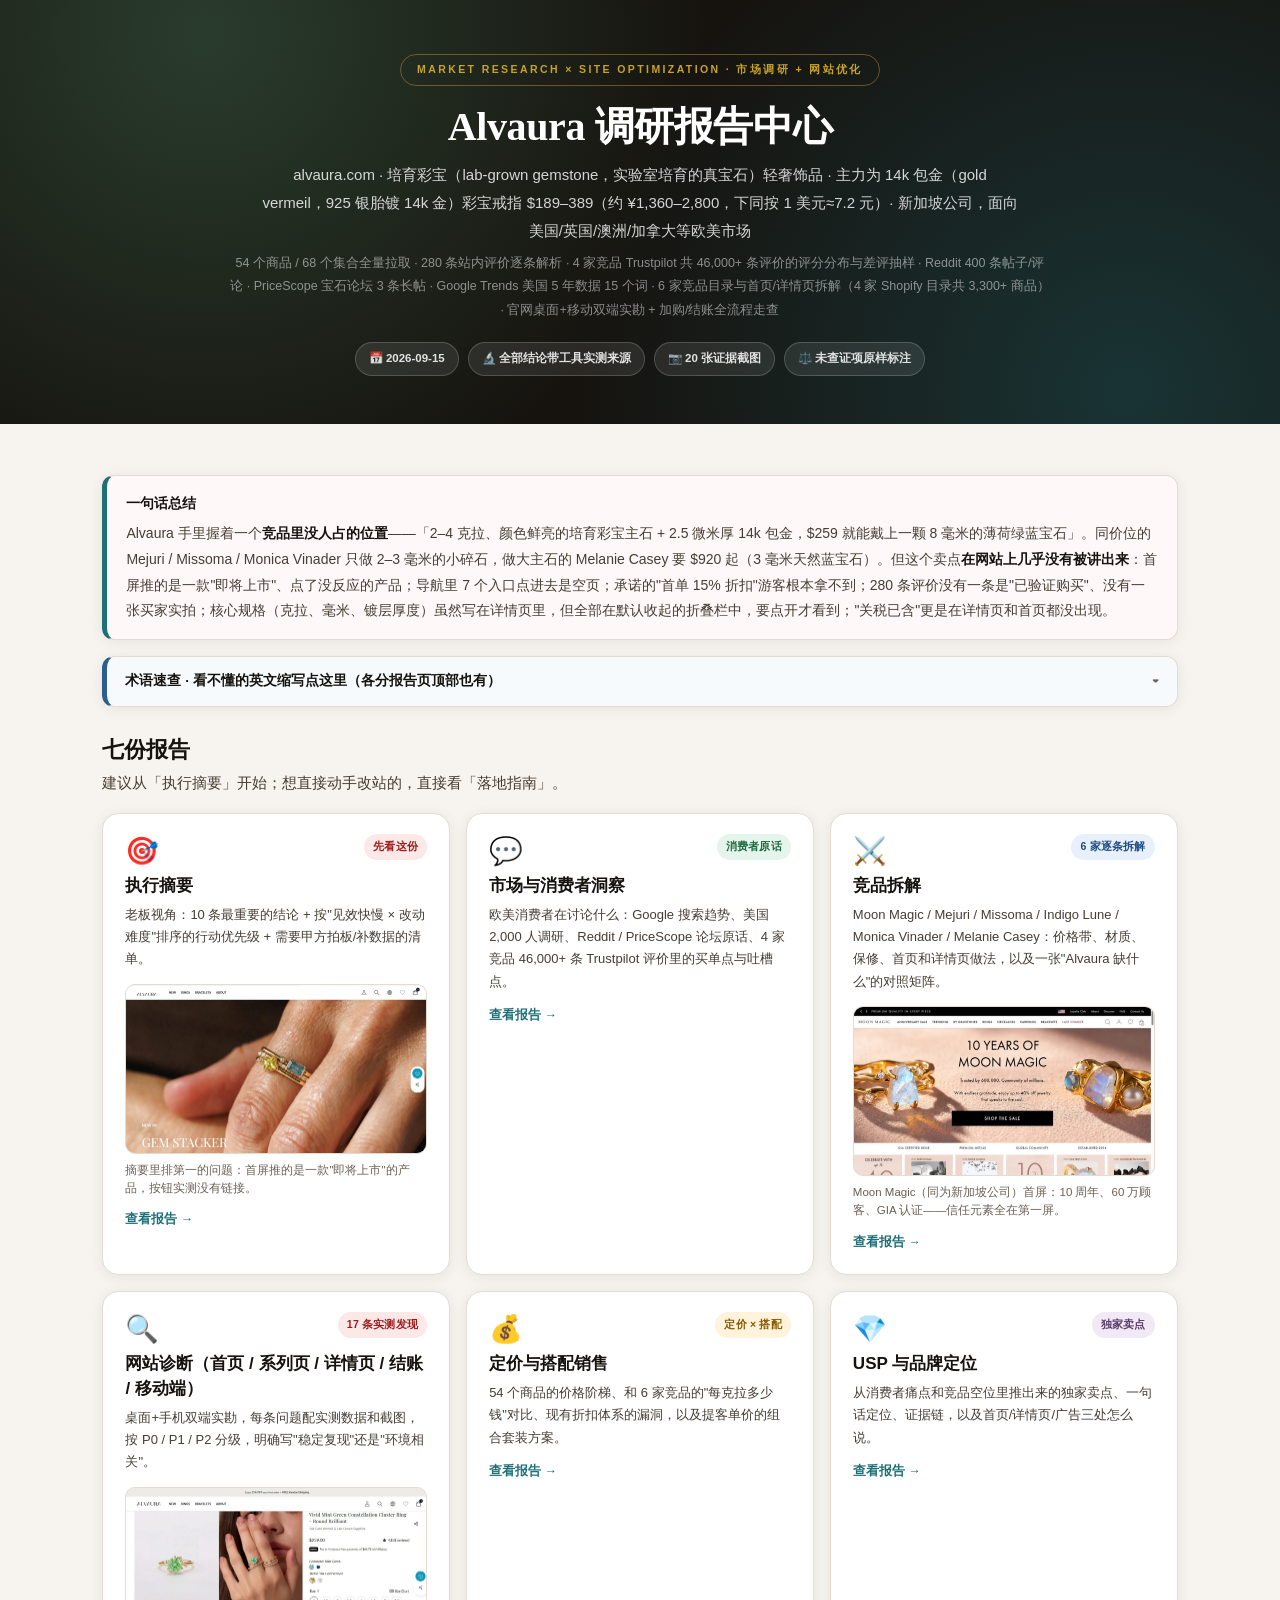
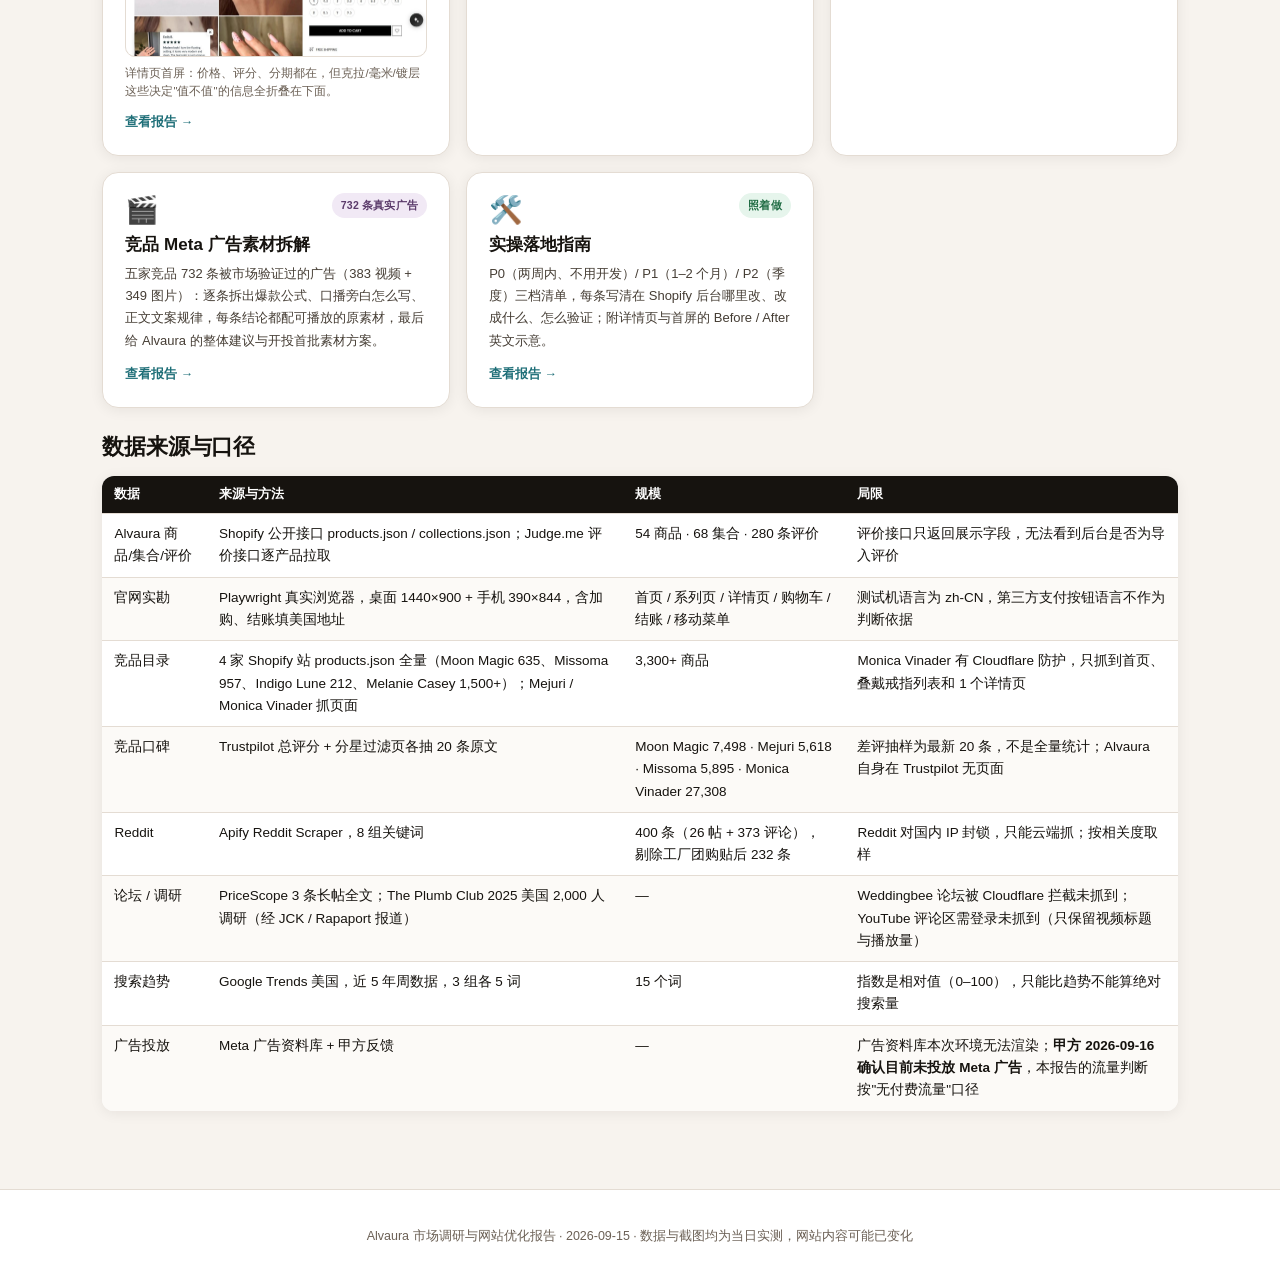
<file: index.html>
<!DOCTYPE html>
<html lang="zh-CN">
<head>
<meta charset="UTF-8">
<meta name="viewport" content="width=device-width, initial-scale=1.0">
<title>Alvaura 市场调研与网站优化报告中心</title>
<meta name="description" content="Alvaura（alvaura.com）培育彩宝轻奢饰品 · 欧美消费者洞察 / 六家竞品拆解 / 官网双端实勘 / 定价与搭配销售 / USP 提炼 / 实操落地指南 · 全部结论带工具实测证据">
<link rel="stylesheet" href="assets/site.css">
<link rel="stylesheet" href="assets/alvaura.css">
<style>
.tile .thumb{margin:13px 0 0;border:1px solid var(--line);border-radius:10px;overflow:hidden;background:var(--sand2);aspect-ratio:16/9}
.tile .thumb img{width:100%;height:100%;object-fit:cover;object-position:top center;display:block}
.tile .thumbcap{display:block;font-size:11.5px;color:var(--ink3);line-height:1.6;margin-top:7px}
</style>
</head>
<body>

<div class="hero center">
  <div class="hero-in">
    <div class="eyebrow">Market Research × Site Optimization · 市场调研 + 网站优化</div>
    <h1>Alvaura 调研报告中心</h1>
    <p class="sub">alvaura.com · 培育彩宝（lab-grown gemstone，实验室培育的真宝石）轻奢饰品 · 主力为 14k 包金（gold vermeil，925 银胎镀 14k 金）彩宝戒指 $189–389（约 ¥1,360–2,800，下同按 1 美元≈7.2 元）· 新加坡公司，面向美国/英国/澳洲/加拿大等欧美市场</p>
    <p class="fine">54 个商品 / 68 个集合全量拉取 · 280 条站内评价逐条解析 · 4 家竞品 Trustpilot 共 46,000+ 条评价的评分分布与差评抽样 · Reddit 400 条帖子/评论 · PriceScope 宝石论坛 3 条长帖 · Google Trends 美国 5 年数据 15 个词 · 6 家竞品目录与首页/详情页拆解（4 家 Shopify 目录共 3,300+ 商品）· 官网桌面+移动双端实勘 + 加购/结账全流程走查</p>
    <div class="meta">
      <span>📅 2026-09-15</span>
      <span>🔬 全部结论带工具实测来源</span>
      <span>📷 20 张证据截图</span>
      <span>⚖️ 未查证项原样标注</span>
    </div>
  </div>
</div>

<div class="wrap">

  <div class="callout danger">
    <span class="ttl">一句话总结</span>
    Alvaura 手里握着一个<b>竞品里没人占的位置</b>——「2–4 克拉、颜色鲜亮的培育彩宝主石 + 2.5 微米厚 14k 包金，$259 就能戴上一颗 8 毫米的薄荷绿蓝宝石」。同价位的 Mejuri / Missoma / Monica Vinader 只做 2–3 毫米的小碎石，做大主石的 Melanie Casey 要 $920 起（3 毫米天然蓝宝石）。但这个卖点<b>在网站上几乎没有被讲出来</b>：首屏推的是一款"即将上市"、点了没反应的产品；导航里 7 个入口点进去是空页；承诺的"首单 15% 折扣"游客根本拿不到；280 条评价没有一条是"已验证购买"、没有一张买家实拍；核心规格（克拉、毫米、镀层厚度）虽然写在详情页里，但全部在默认收起的折叠栏中，要点开才看到；"关税已含"更是在详情页和首页都没出现。
  </div>

  <details class="termbox">
    <summary>术语速查 · 看不懂的英文缩写点这里（各分报告页顶部也有）</summary>
    <div class="tb-in"><dl>
      <dt>lab-grown / lab-created</dt><dd>实验室培育宝石。化学成分、硬度和天然宝石完全相同，只是在实验室里"长"出来的，不是玻璃或仿品。</dd>
      <dt>sapphire / spinel</dt><dd>蓝宝石 / 尖晶石。蓝宝石有各种颜色（薄荷绿、粉、蓝都是蓝宝石），尖晶石是另一种硬度略低的彩色宝石。</dd>
      <dt>moissanite</dt><dd>莫桑石，一种比钻石更闪的人造宝石，常用来做钻石平替。Alvaura 的叠戴戒指都是莫桑石。</dd>
      <dt>gold vermeil</dt><dd>包金：925 纯银胎体外面镀一层真金。行业标准要求镀层至少 2.5 微米（μm）；普通"镀金"可能只有 0.02 微米。</dd>
      <dt>ct（carat）/ mm</dt><dd>克拉（重量单位，1 克拉=0.2 克）/ 毫米（宝石直径）。8 mm 的圆形蓝宝石大约 2.5 克拉。</dd>
      <dt>demi-fine</dt><dd>"轻奢/半精品"饰品，介于快时尚饰品和真金真钻之间，价格 $50–$500，Mejuri、Missoma、Monica Vinader 都属于这一档。</dd>
      <dt>PDP / Hero / CTA</dt><dd>商品详情页 / 网页首屏大图 / 行动按钮（如"立即购买"）。</dd>
      <dt>AOV / CVR</dt><dd>客单价 / 转化率（100 个访客里几个下单）。</dd>
      <dt>UGC</dt><dd>用户自己拍的真实图片视频，不是品牌精修图。</dd>
      <dt>Trustpilot / Judge.me</dt><dd>欧美第三方评价平台 / Shopify 站内评价插件（Alvaura 用的就是 Judge.me）。</dd>
      <dt>Klarna / BNPL</dt><dd>先买后付分期（Pay in 4）。</dd>
      <dt>Shop Pay / Google Pay</dt><dd>一键快捷结账方式，欧美消费者常用。</dd>
      <dt>汇率</dt><dd>本报告统一按 1 美元 ≈ 7.2 元人民币换算。</dd>
    </dl></div>
  </details>

  <h2 style="margin:1.8rem 0 .2rem">七份报告</h2>
  <p class="lead">建议从「执行摘要」开始；想直接动手改站的，直接看「落地指南」。</p>

  <div class="cards">

    <a class="tile" href="summary.html">
      <span class="tag t-red">先看这份</span>
      <div class="ico">🎯</div>
      <h3>执行摘要</h3>
      <p>老板视角：10 条最重要的结论 + 按"见效快慢 × 改动难度"排序的行动优先级 + 需要甲方拍板/补数据的清单。</p>
      <div class="thumb"><img loading="lazy" src="assets/shots/evidence_home_hero_desktop.jpg" alt="Alvaura 官网首屏截图：GEM STACKER COMING SOON，按钮无链接"></div>
      <span class="thumbcap">摘要里排第一的问题：首屏推的是一款"即将上市"的产品，按钮实测没有链接。</span>
      <span class="go">查看报告 →</span>
    </a>

    <a class="tile" href="market.html">
      <span class="tag t-green">消费者原话</span>
      <div class="ico">💬</div>
      <h3>市场与消费者洞察</h3>
      <p>欧美消费者在讨论什么：Google 搜索趋势、美国 2,000 人调研、Reddit / PriceScope 论坛原话、4 家竞品 46,000+ 条 Trustpilot 评价里的买单点与吐槽点。</p>
      <span class="go">查看报告 →</span>
    </a>

    <a class="tile" href="competitors.html">
      <span class="tag t-blue">6 家逐条拆解</span>
      <div class="ico">⚔️</div>
      <h3>竞品拆解</h3>
      <p>Moon Magic / Mejuri / Missoma / Indigo Lune / Monica Vinader / Melanie Casey：价格带、材质、保修、首页和详情页做法，以及一张"Alvaura 缺什么"的对照矩阵。</p>
      <div class="thumb"><img loading="lazy" src="assets/shots/comp_moonmagic_hero.jpg" alt="Moon Magic 首屏截图"></div>
      <span class="thumbcap">Moon Magic（同为新加坡公司）首屏：10 周年、60 万顾客、GIA 认证——信任元素全在第一屏。</span>
      <span class="go">查看报告 →</span>
    </a>

    <a class="tile" href="site-audit.html">
      <span class="tag t-red">17 条实测发现</span>
      <div class="ico">🔍</div>
      <h3>网站诊断（首页 / 系列页 / 详情页 / 结账 / 移动端）</h3>
      <p>桌面+手机双端实勘，每条问题配实测数据和截图，按 P0 / P1 / P2 分级，明确写"稳定复现"还是"环境相关"。</p>
      <div class="thumb"><img loading="lazy" src="assets/shots/pdp_desktop_top.jpg" alt="Alvaura 详情页首屏截图"></div>
      <span class="thumbcap">详情页首屏：价格、评分、分期都在，但克拉/毫米/镀层这些决定"值不值"的信息全折叠在下面。</span>
      <span class="go">查看报告 →</span>
    </a>

    <a class="tile" href="pricing.html">
      <span class="tag t-ember">定价 × 搭配</span>
      <div class="ico">💰</div>
      <h3>定价与搭配销售</h3>
      <p>54 个商品的价格阶梯、和 6 家竞品的"每克拉多少钱"对比、现有折扣体系的漏洞，以及提客单价的组合套装方案。</p>
      <span class="go">查看报告 →</span>
    </a>

    <a class="tile" href="usp.html">
      <span class="tag t-plum">独家卖点</span>
      <div class="ico">💎</div>
      <h3>USP 与品牌定位</h3>
      <p>从消费者痛点和竞品空位里推出来的独家卖点、一句话定位、证据链，以及首页/详情页/广告三处怎么说。</p>
      <span class="go">查看报告 →</span>
    </a>

    <a class="tile" href="ads.html">
      <span class="tag t-plum">732 条真实广告</span>
      <div class="ico">🎬</div>
      <h3>竞品 Meta 广告素材拆解</h3>
      <p>五家竞品 732 条被市场验证过的广告（383 视频 + 349 图片）：逐条拆出爆款公式、口播旁白怎么写、正文文案规律，每条结论都配可播放的原素材，最后给 Alvaura 的整体建议与开投首批素材方案。</p>
      <span class="go">查看报告 →</span>
    </a>

    <a class="tile" href="action-plan.html">
      <span class="tag t-green">照着做</span>
      <div class="ico">🛠️</div>
      <h3>实操落地指南</h3>
      <p>P0（两周内、不用开发）/ P1（1–2 个月）/ P2（季度）三档清单，每条写清在 Shopify 后台哪里改、改成什么、怎么验证；附详情页与首屏的 Before / After 英文示意。</p>
      <span class="go">查看报告 →</span>
    </a>

  </div>

  <h2>数据来源与口径</h2>
  <table>
    <thead><tr><th>数据</th><th>来源与方法</th><th>规模</th><th>局限</th></tr></thead>
    <tbody>
      <tr><td>Alvaura 商品/集合/评价</td><td>Shopify 公开接口 products.json / collections.json；Judge.me 评价接口逐产品拉取</td><td>54 商品 · 68 集合 · 280 条评价</td><td>评价接口只返回展示字段，无法看到后台是否为导入评价</td></tr>
      <tr><td>官网实勘</td><td>Playwright 真实浏览器，桌面 1440×900 + 手机 390×844，含加购、结账填美国地址</td><td>首页 / 系列页 / 详情页 / 购物车 / 结账 / 移动菜单</td><td>测试机语言为 zh-CN，第三方支付按钮语言不作为判断依据</td></tr>
      <tr><td>竞品目录</td><td>4 家 Shopify 站 products.json 全量（Moon Magic 635、Missoma 957、Indigo Lune 212、Melanie Casey 1,500+）；Mejuri / Monica Vinader 抓页面</td><td>3,300+ 商品</td><td>Monica Vinader 有 Cloudflare 防护，只抓到首页、叠戴戒指列表和 1 个详情页</td></tr>
      <tr><td>竞品口碑</td><td>Trustpilot 总评分 + 分星过滤页各抽 20 条原文</td><td>Moon Magic 7,498 · Mejuri 5,618 · Missoma 5,895 · Monica Vinader 27,308</td><td>差评抽样为最新 20 条，不是全量统计；Alvaura 自身在 Trustpilot 无页面</td></tr>
      <tr><td>Reddit</td><td>Apify Reddit Scraper，8 组关键词</td><td>400 条（26 帖 + 373 评论），剔除工厂团购贴后 232 条</td><td>Reddit 对国内 IP 封锁，只能云端抓；按相关度取样</td></tr>
      <tr><td>论坛 / 调研</td><td>PriceScope 3 条长帖全文；The Plumb Club 2025 美国 2,000 人调研（经 JCK / Rapaport 报道）</td><td>—</td><td>Weddingbee 论坛被 Cloudflare 拦截未抓到；YouTube 评论区需登录未抓到（只保留视频标题与播放量）</td></tr>
      <tr><td>搜索趋势</td><td>Google Trends 美国，近 5 年周数据，3 组各 5 词</td><td>15 个词</td><td>指数是相对值（0–100），只能比趋势不能算绝对搜索量</td></tr>
      <tr><td>广告投放</td><td>Meta 广告资料库 + 甲方反馈</td><td>—</td><td>广告资料库本次环境无法渲染；<b>甲方 2026-09-16 确认目前未投放 Meta 广告</b>，本报告的流量判断按"无付费流量"口径</td></tr>
    </tbody>
  </table>

</div>

<div class="foot">Alvaura 市场调研与网站优化报告 · 2026-09-15 · 数据与截图均为当日实测，网站内容可能已变化</div>
<script src="assets/site.js"></script>
</body>
</html>
</file>
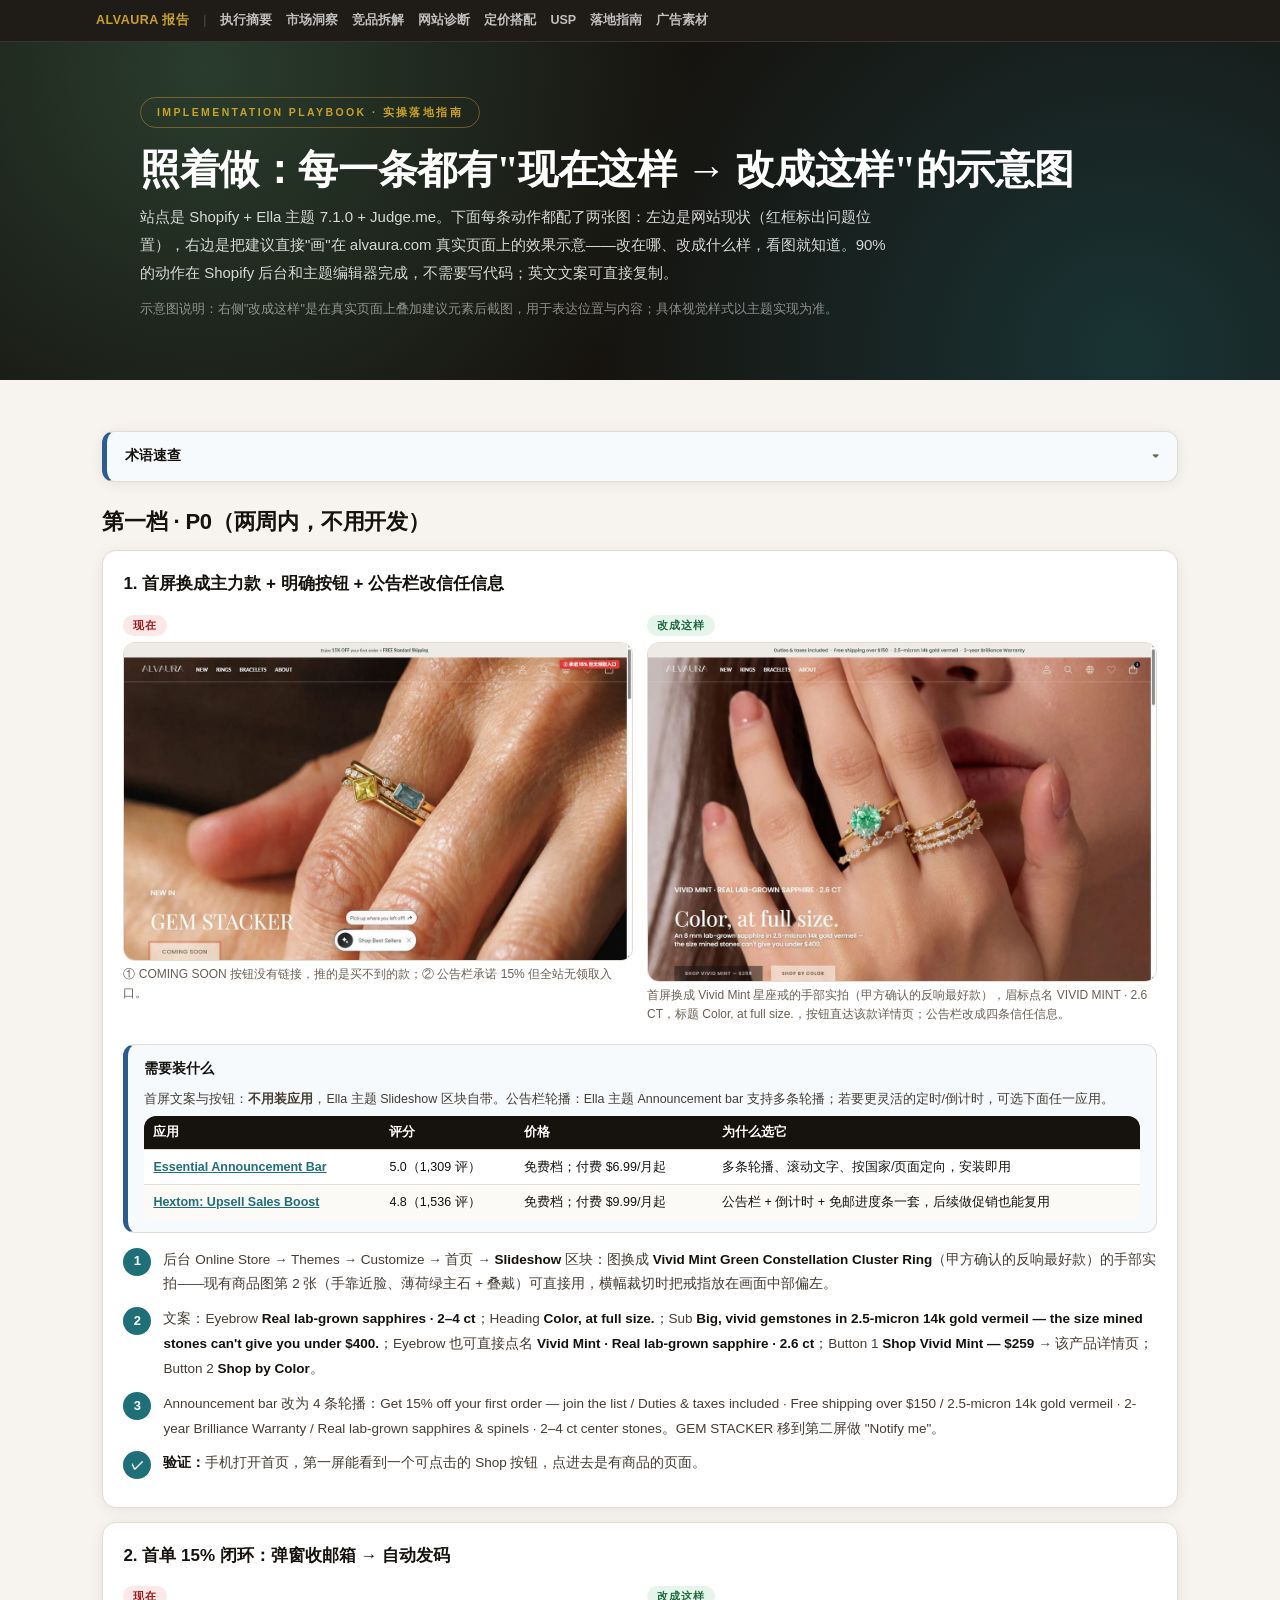
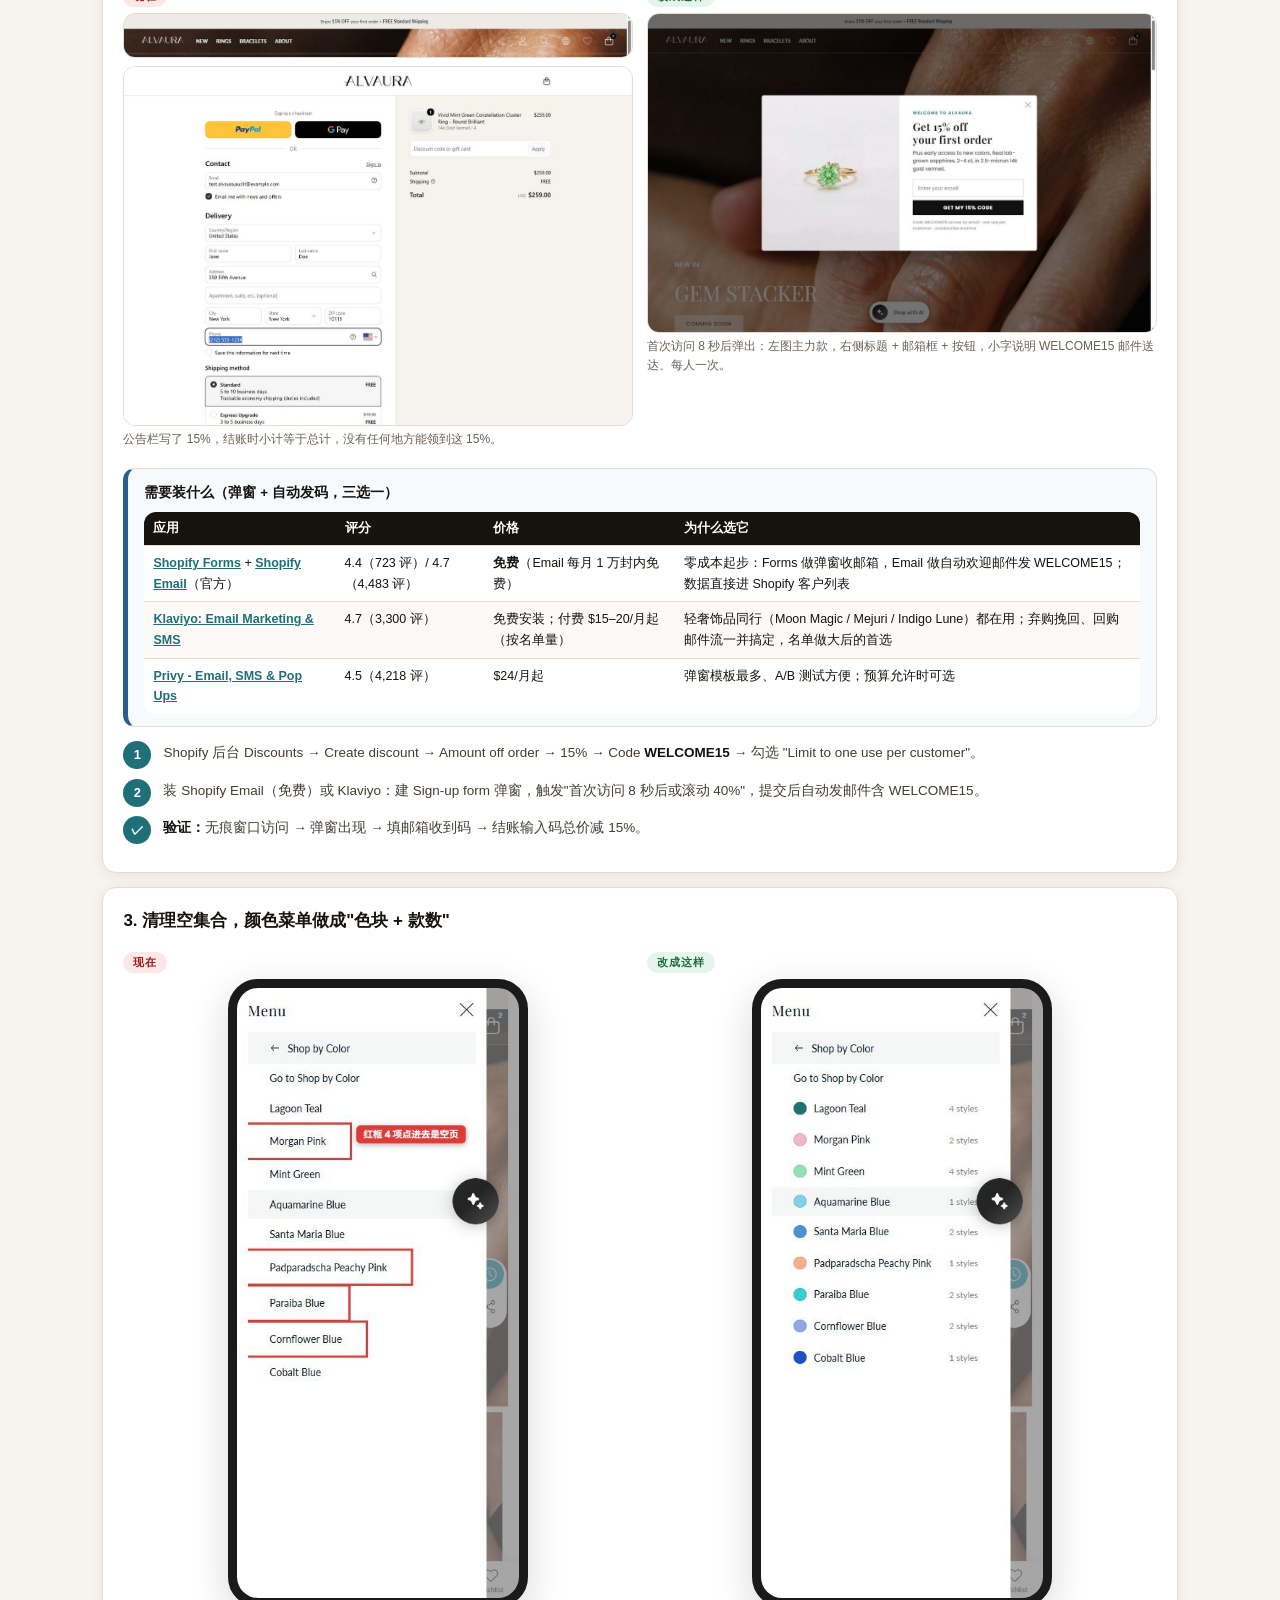
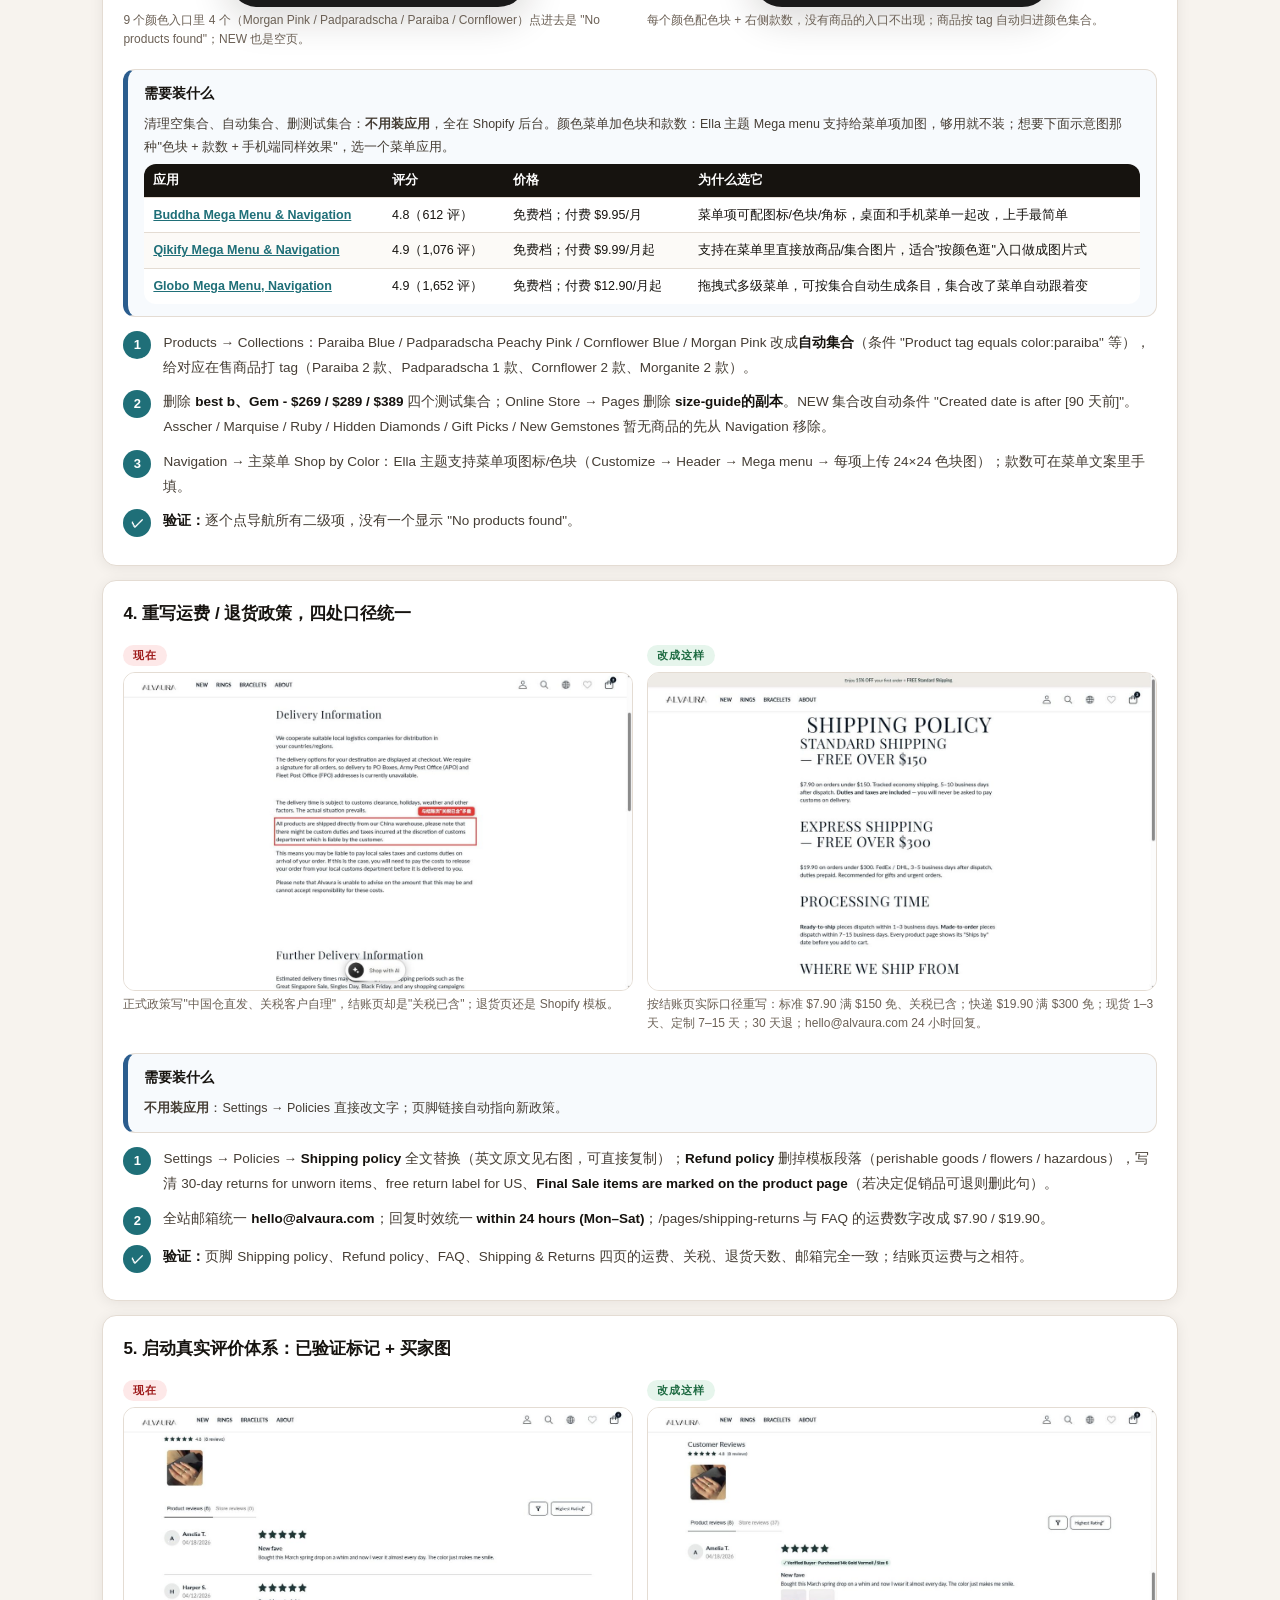
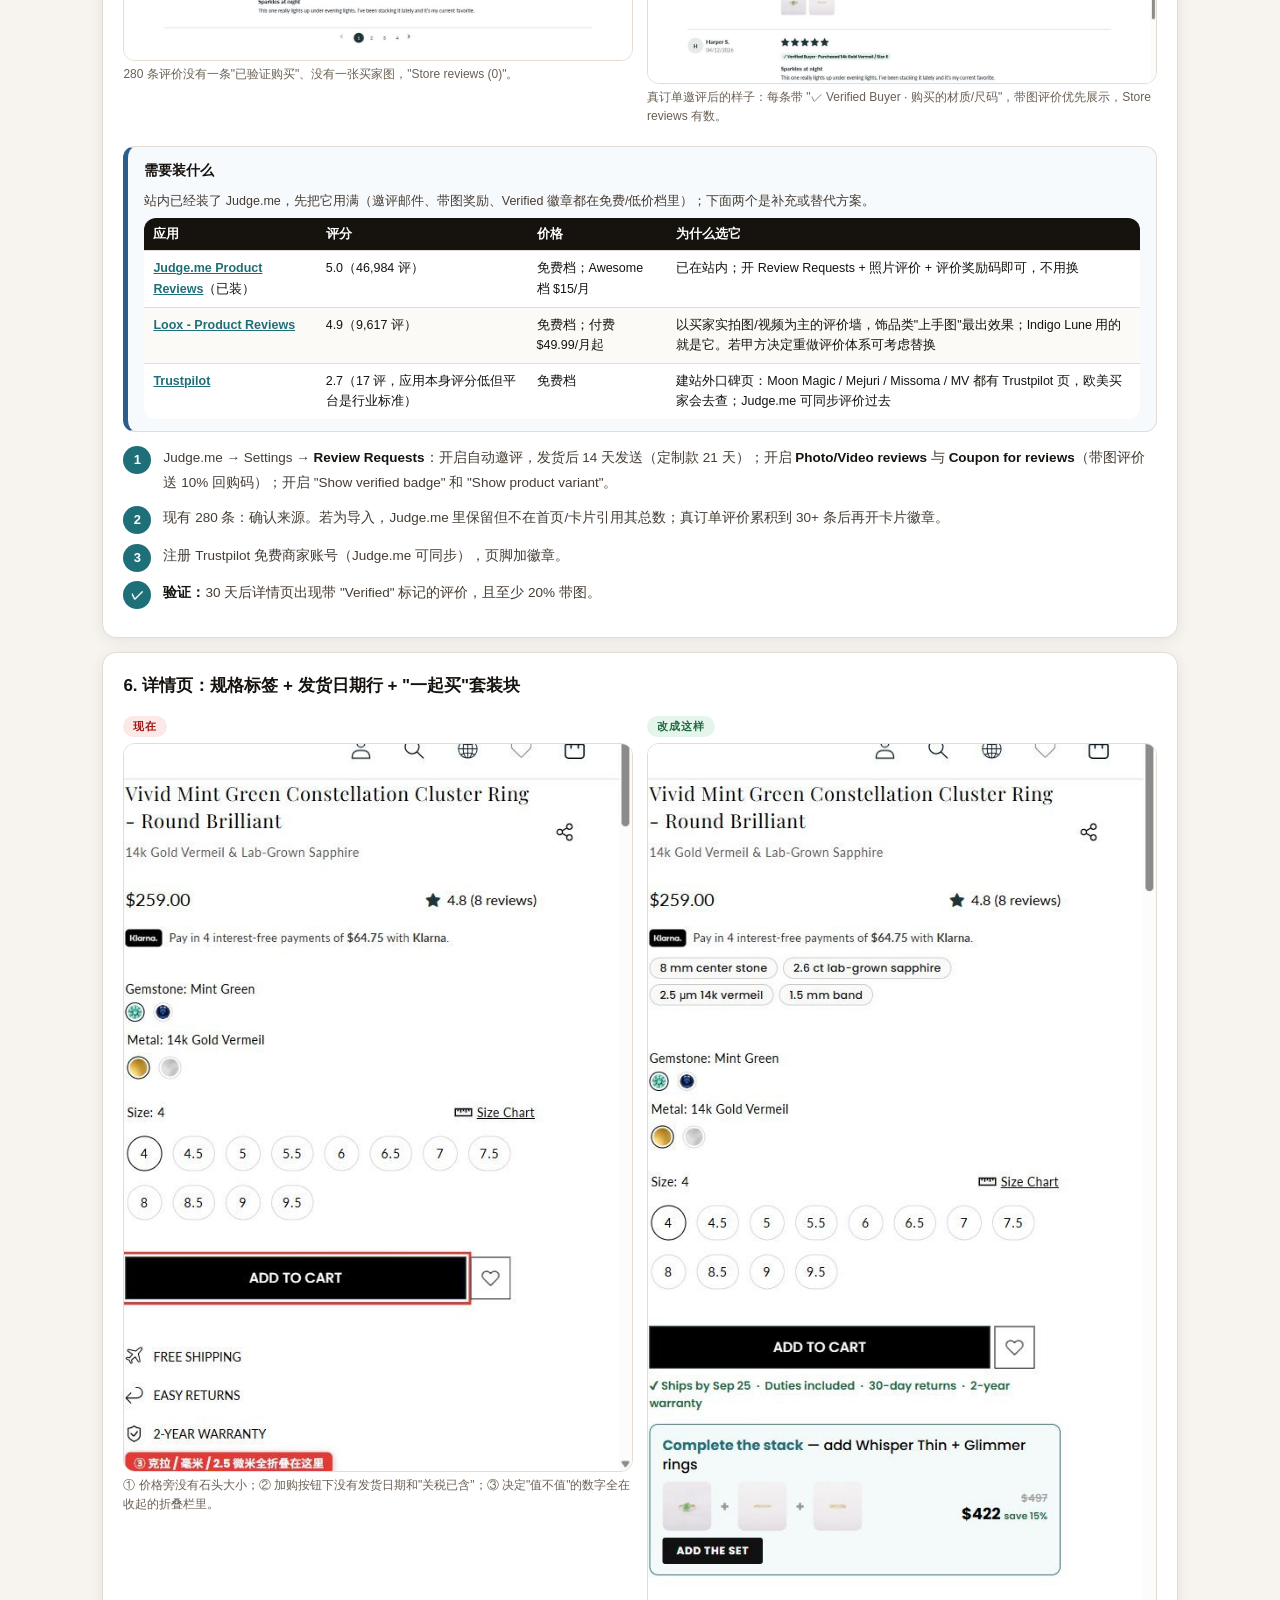
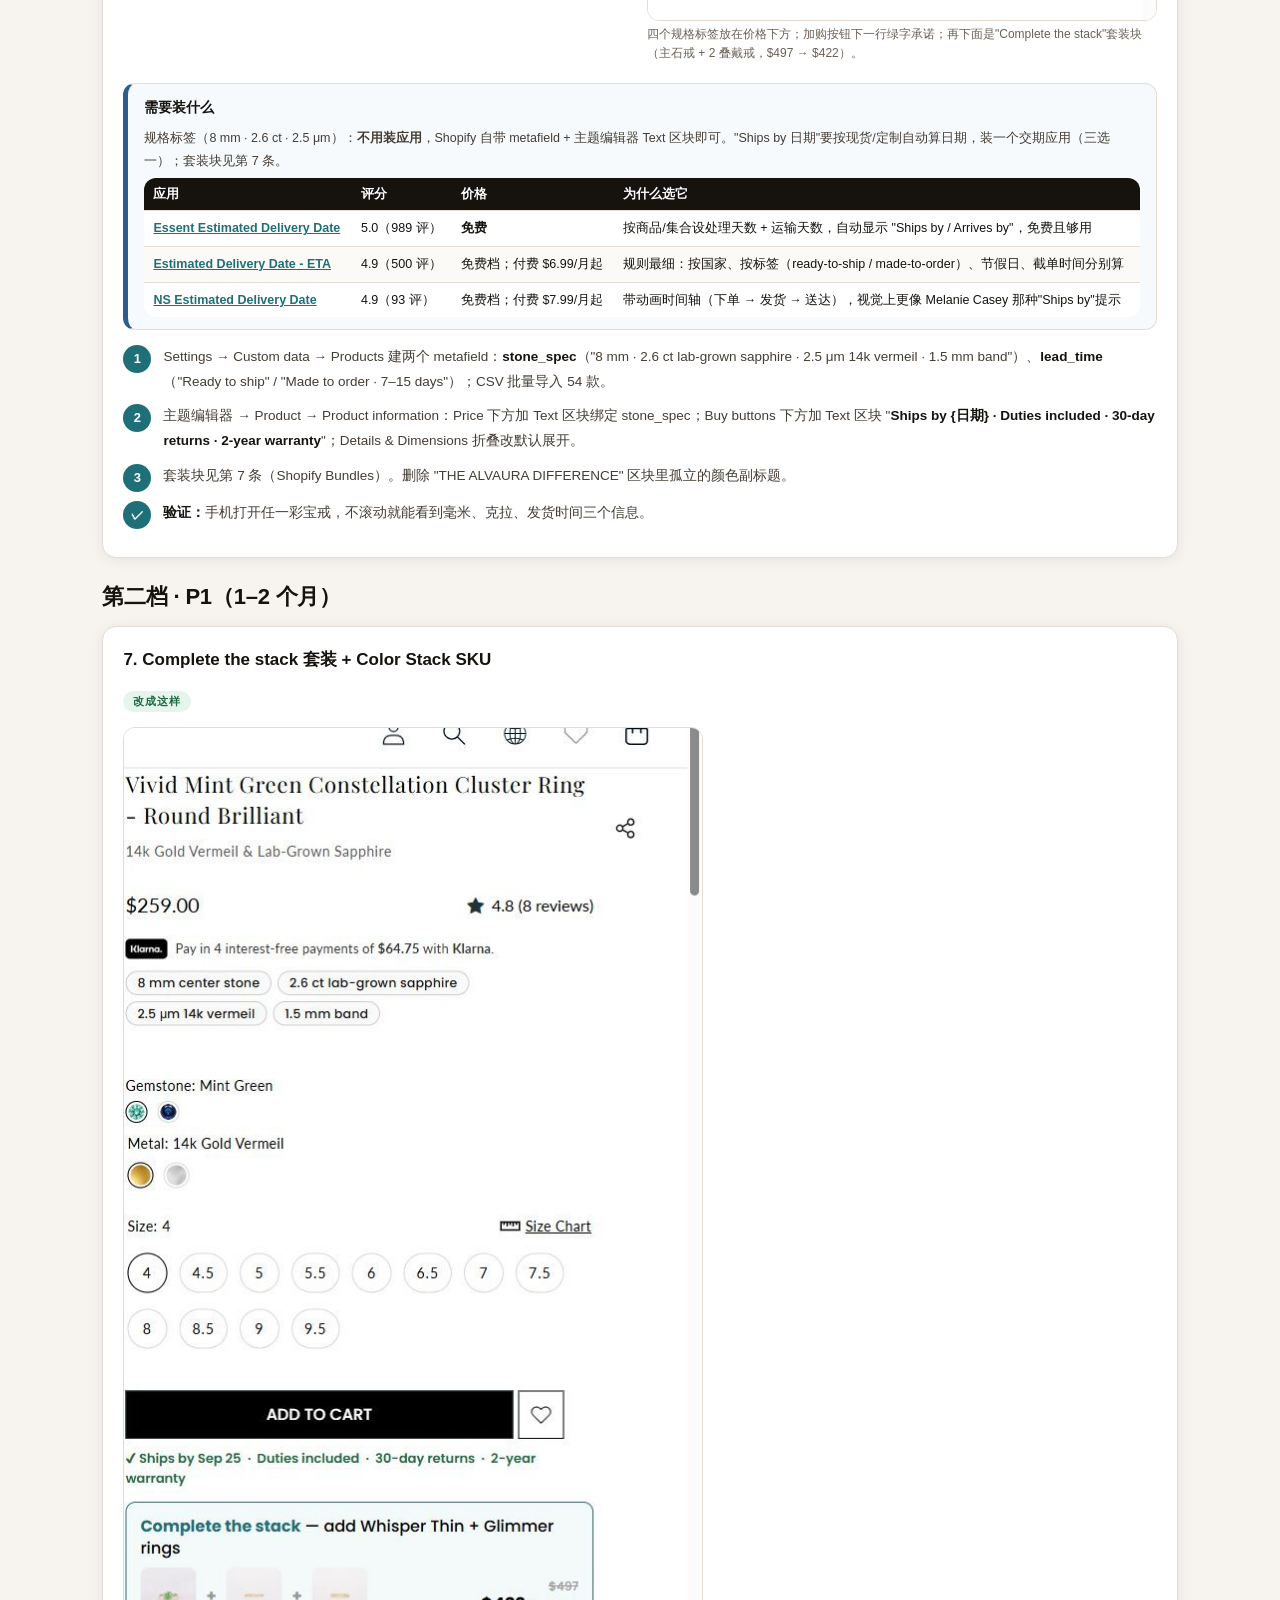
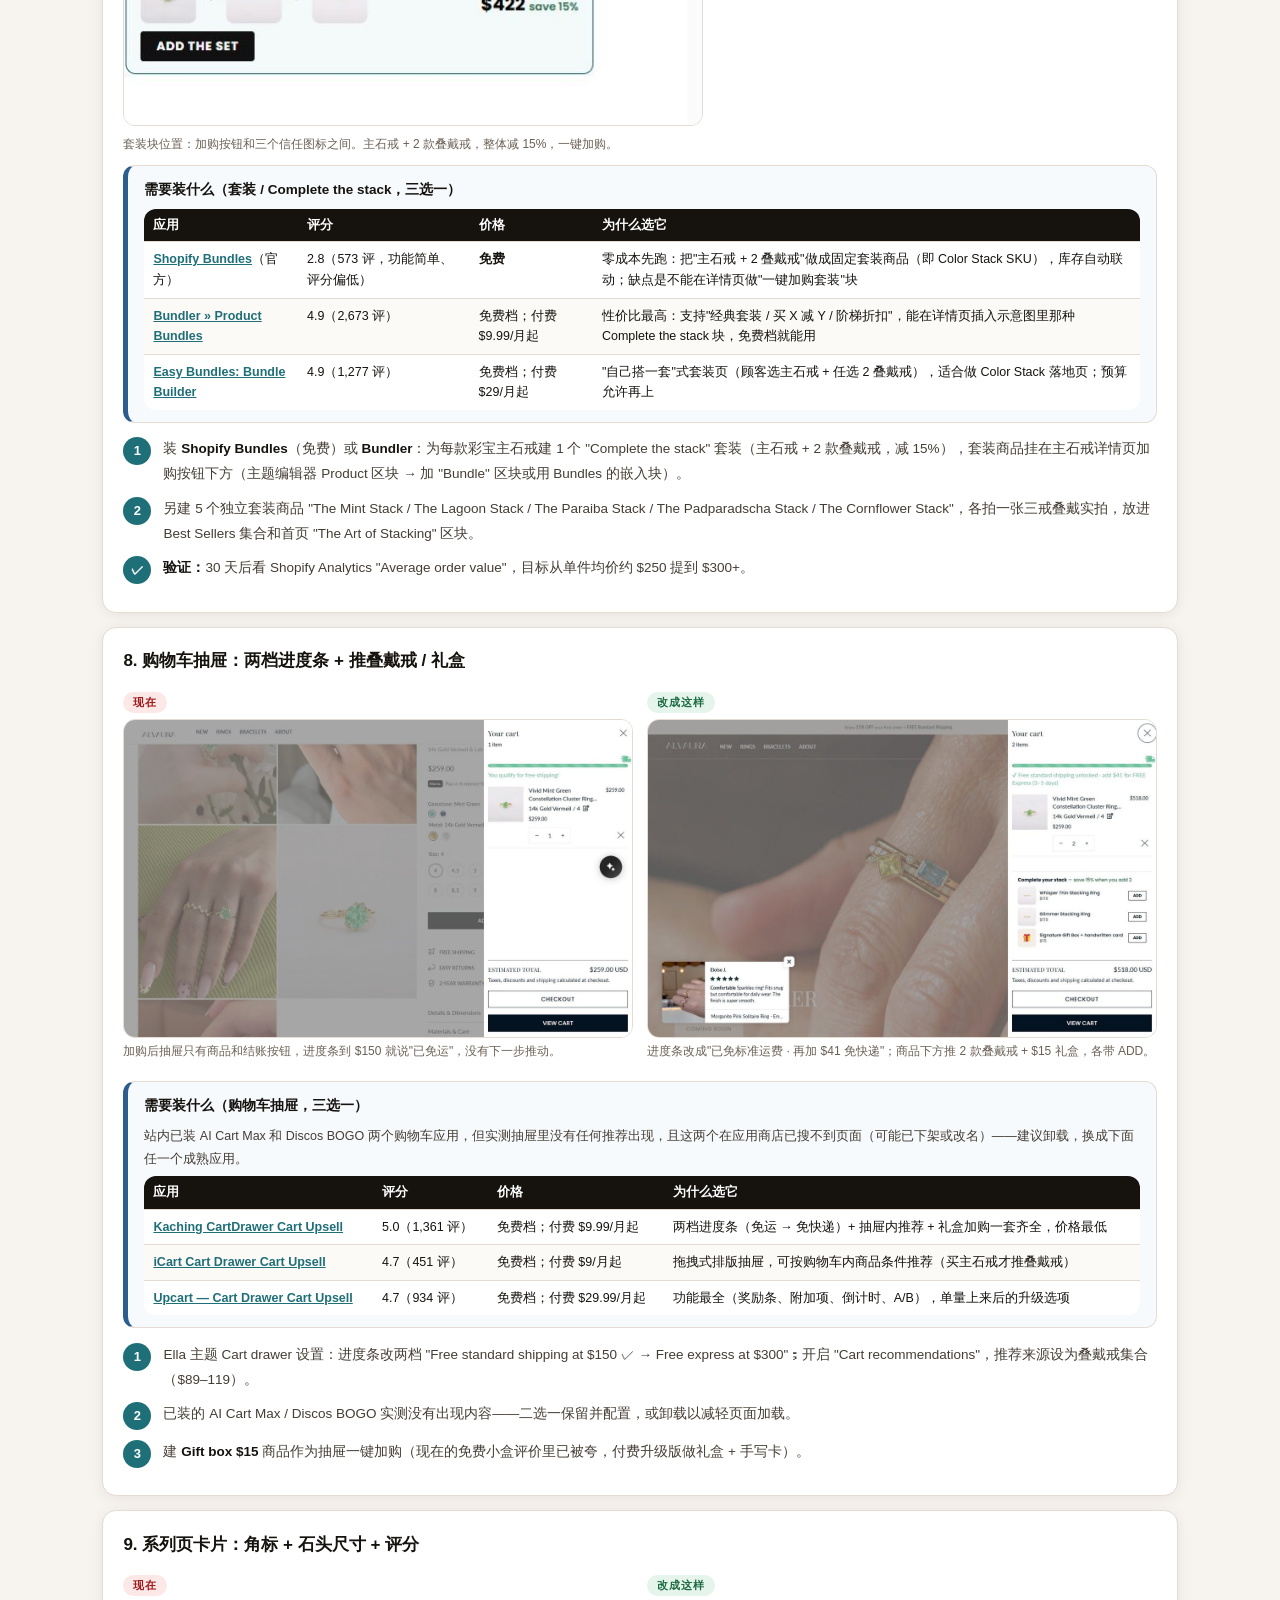
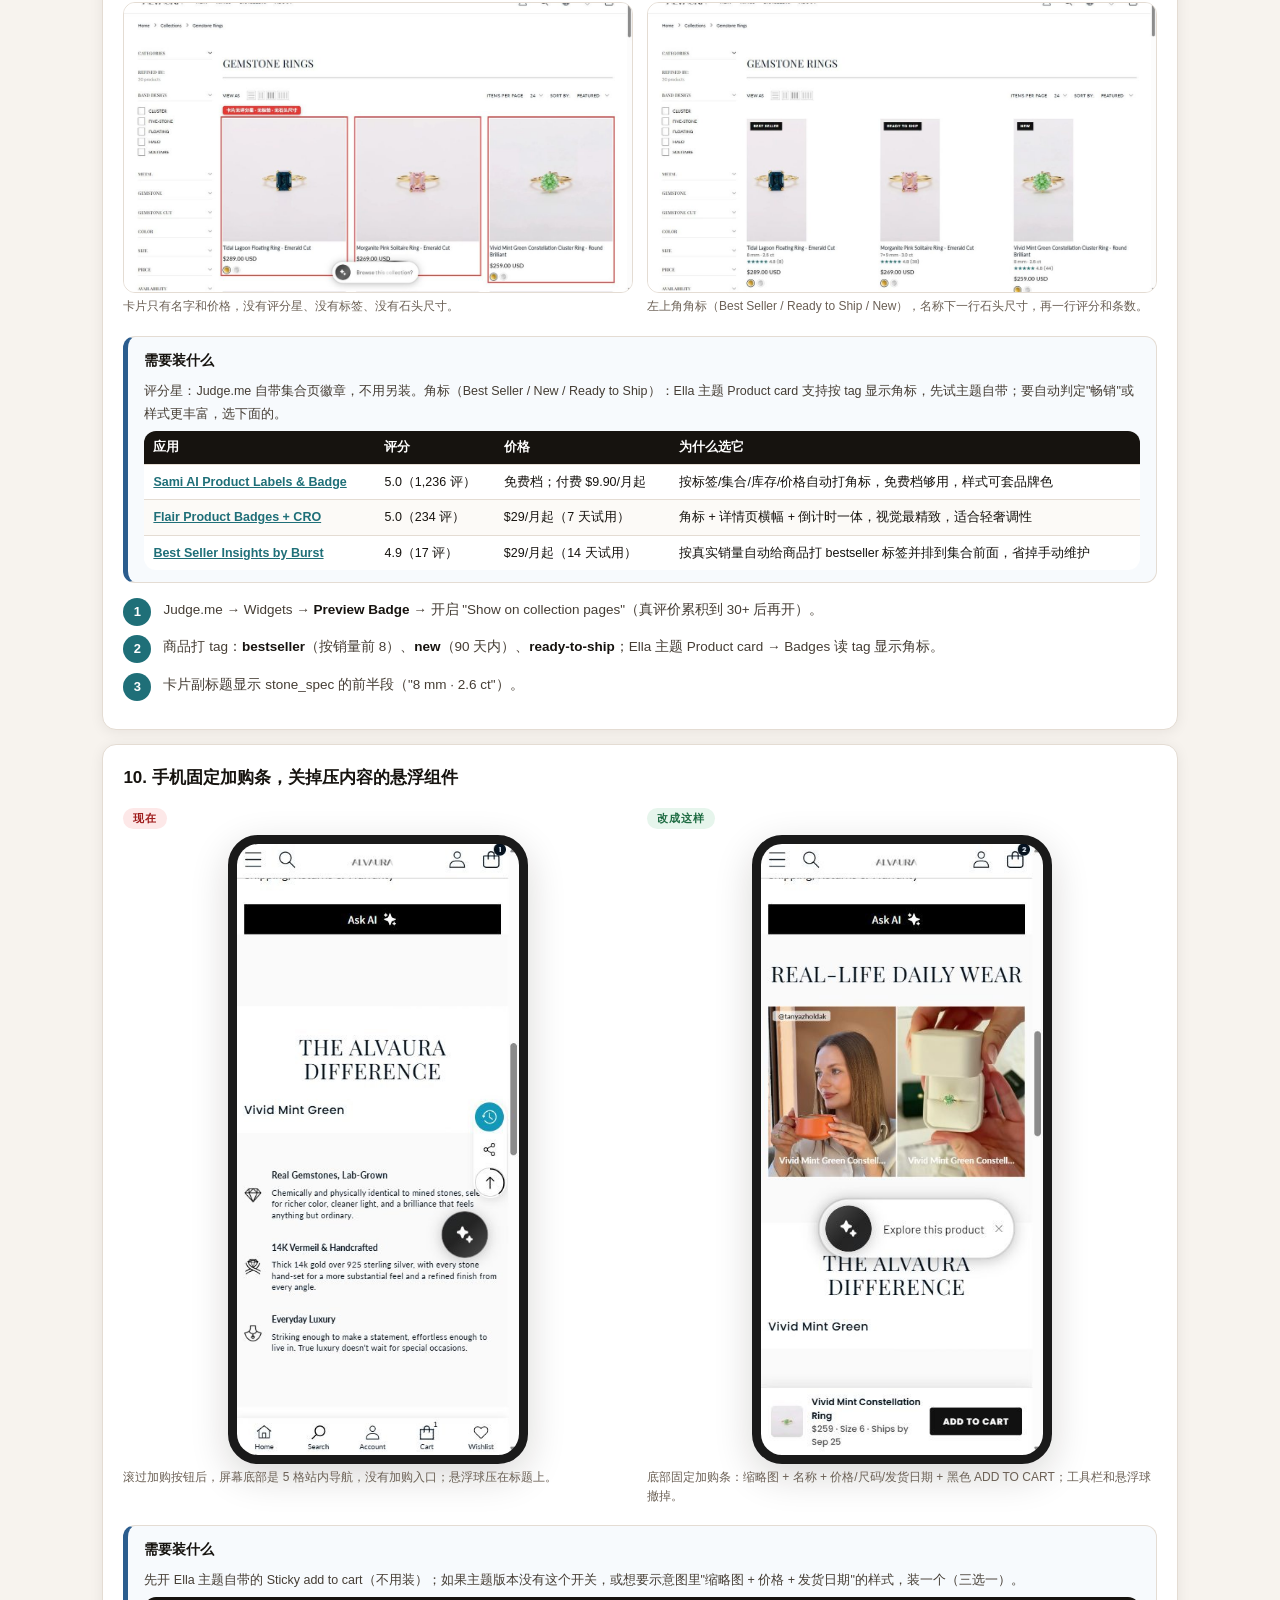
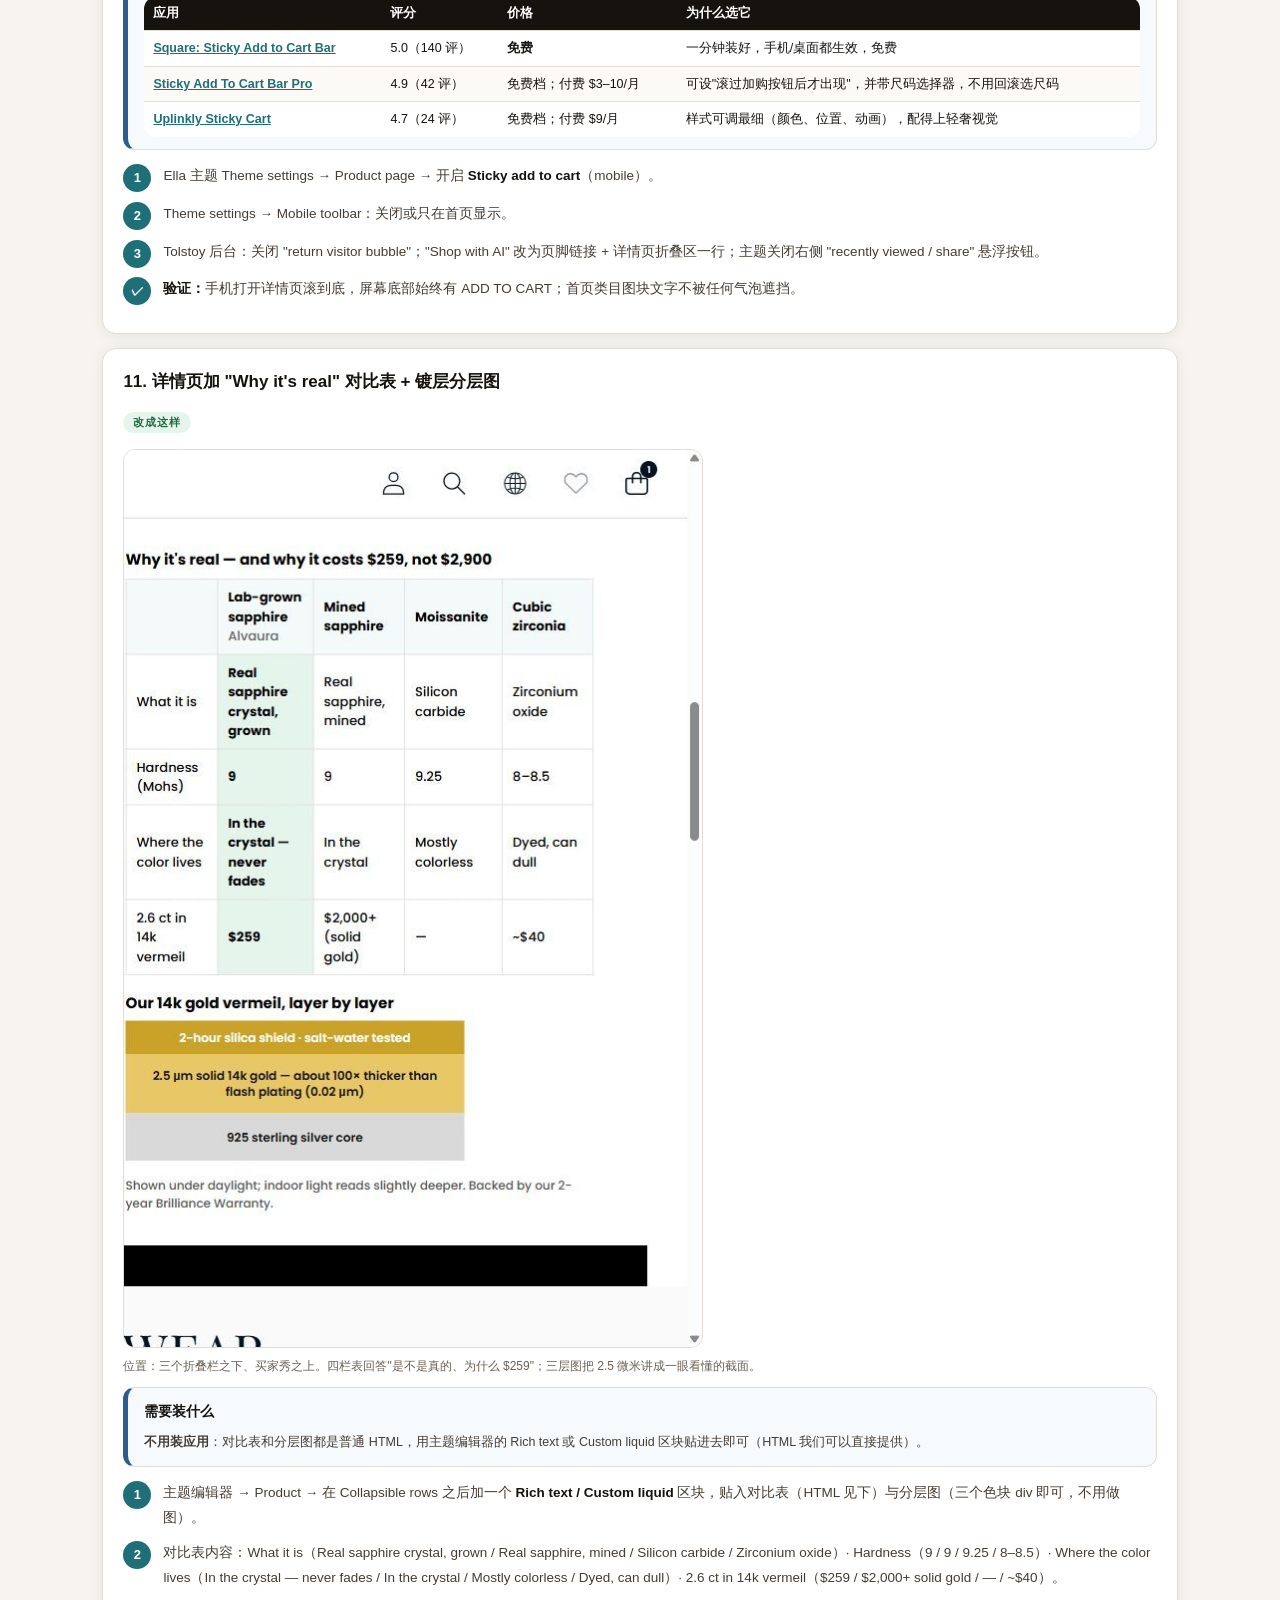
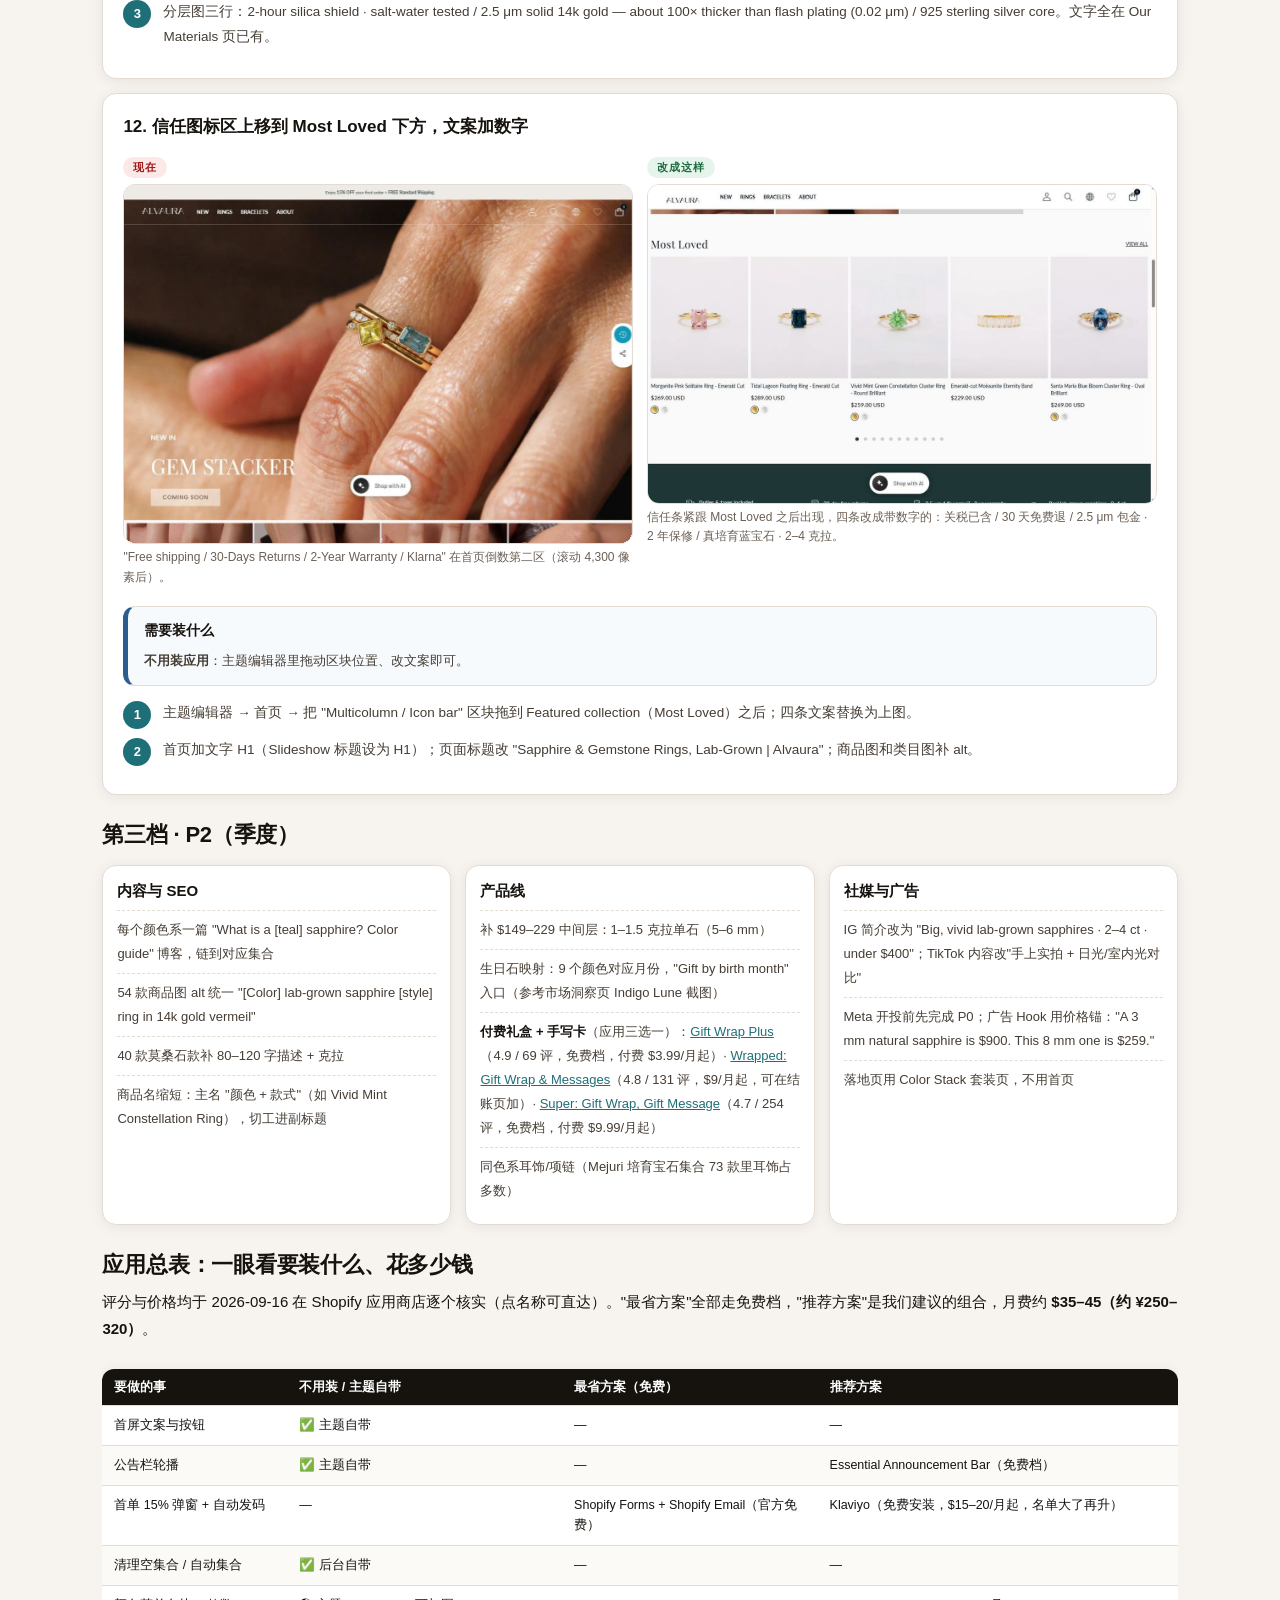
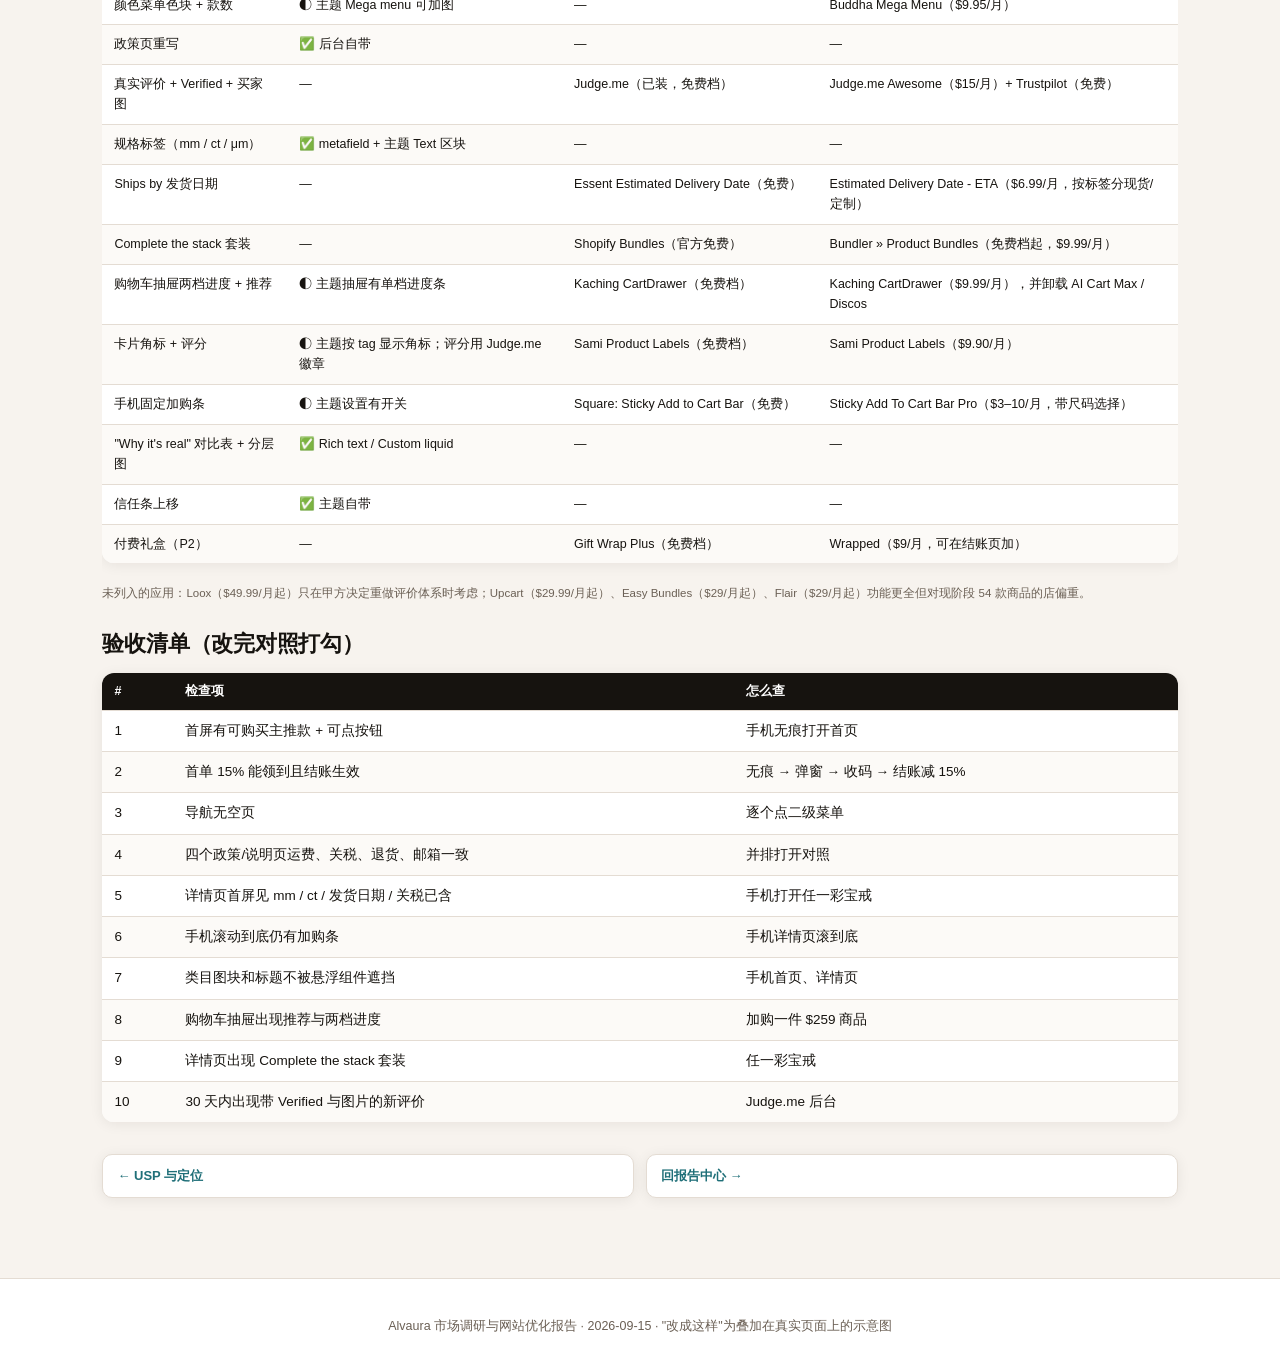
<file: action-plan.html>
<!DOCTYPE html>
<html lang="zh-CN">
<head>
<meta charset="UTF-8">
<meta name="viewport" content="width=device-width, initial-scale=1.0">
<title>实操落地指南 · Alvaura</title>
<link rel="stylesheet" href="assets/site.css">
<link rel="stylesheet" href="assets/alvaura.css">
<style>
.ba2{display:grid;grid-template-columns:1fr 1fr;gap:14px;margin:.8rem 0 .4rem;align-items:start}
@media(max-width:760px){.ba2{grid-template-columns:1fr}}
.ba2 .lbl{display:inline-block;font:800 11px/1 Poppins,Arial;letter-spacing:.08em;padding:5px 10px;border-radius:99px;margin-bottom:6px}
.ba2 .lbl.b{background:#FDE8E8;color:#9E1B1B}.ba2 .lbl.a{background:#E6F5EC;color:#1E6B42}
.ba2 .shot{margin:0}
.ba2 .phone{margin:0 auto}
.one{margin:.8rem 0 .4rem}
.one .lbl{display:inline-block;font:800 11px/1 Poppins,Arial;letter-spacing:.08em;padding:5px 10px;border-radius:99px;margin-bottom:6px;background:#E6F5EC;color:#1E6B42}
.mockcap{font-size:12px;color:var(--ink3);line-height:1.6;margin:4px 0 10px}
.apps{background:#F7FAFD;border:1px solid var(--line);border-left:5px solid var(--blue);border-radius:12px;padding:12px 16px;margin:.6rem 0 .9rem}
.apps .t{font-weight:800;font-size:13.5px;color:var(--ink);margin-bottom:6px}
.apps table{margin:.3rem 0 0;font-size:12.5px;box-shadow:none}
.apps td,.apps th{padding:7px 9px}
.apps .native{font-size:12.5px;color:var(--ink2)}
.apps a{font-weight:700}
</style>
</head>
<body>
<div class="topbar"><div class="topbar-in">
  <a class="home" href="index.html">ALVAURA 报告</a><span class="sep">|</span>
  <a href="summary.html">执行摘要</a><a href="market.html">市场洞察</a><a href="competitors.html">竞品拆解</a><a href="site-audit.html">网站诊断</a><a href="pricing.html">定价搭配</a><a href="usp.html">USP</a><a href="action-plan.html">落地指南</a><a href="ads.html">广告素材</a>
</div></div>

<div class="hero">
  <div class="hero-in">
    <div class="eyebrow">Implementation Playbook · 实操落地指南</div>
    <h1>照着做：每一条都有"现在这样 → 改成这样"的示意图</h1>
    <p class="sub">站点是 Shopify + Ella 主题 7.1.0 + Judge.me。下面每条动作都配了两张图：左边是网站现状（红框标出问题位置），右边是把建议直接"画"在 alvaura.com 真实页面上的效果示意——改在哪、改成什么样，看图就知道。90% 的动作在 Shopify 后台和主题编辑器完成，不需要写代码；英文文案可直接复制。</p>
    <p class="fine">示意图说明：右侧"改成这样"是在真实页面上叠加建议元素后截图，用于表达位置与内容；具体视觉样式以主题实现为准。</p>
  </div>
</div>

<div class="wrap">

<details class="termbox">
  <summary>术语速查</summary>
  <div class="tb-in"><dl>
    <dt>主题编辑器</dt><dd>Shopify 后台 Online Store → Themes → Customize，拖拽区块改首页/详情页的地方。</dd>
    <dt>Metafield</dt><dd>Shopify 给商品加自定义字段（如"克拉数"），主题可以读出来显示。</dd>
    <dt>Tag</dt><dd>商品标签，用来自动归集合和显示卡片角标。</dd>
    <dt>Shopify Bundles</dt><dd>Shopify 官方免费套装应用。</dd>
    <dt>Klaviyo / Shopify Email</dt><dd>邮件营销工具，都有免费档；弹窗收邮箱 + 自动发欢迎码。</dd>
    <dt>Judge.me</dt><dd>Alvaura 已装的评价插件，支持自动邀评邮件和带图评价奖励。</dd>
    <dt>Sticky add-to-cart</dt><dd>手机端滚动时固定在屏幕底部的加购条。</dd>
  </dl></div>
</details>

<h2>第一档 · P0（两周内，不用开发）</h2>

<div class="finding">
  <h3>1. 首屏换成主力款 + 明确按钮 + 公告栏改信任信息</h3>
  <div class="ba2">
    <div><span class="lbl b">现在</span><div class="shot"><img loading="lazy" src="assets/shots/ap_01_hero_before.jpg" alt="现状：首屏 GEM STACKER COMING SOON，按钮无链接；公告栏承诺 15% 但无入口"></div><p class="mockcap">① COMING SOON 按钮没有链接，推的是买不到的款；② 公告栏承诺 15% 但全站无领取入口。</p></div>
    <div><span class="lbl a">改成这样</span><div class="shot"><img loading="lazy" src="assets/shots/ap_01_hero_after.jpg" alt="建议：首屏文案 Color, at full size. 两个按钮 SHOP GEMSTONE RINGS / SHOP BY COLOR；公告栏改为关税已含·免运·2.5微米·2年保修"></div><p class="mockcap">首屏换成 Vivid Mint 星座戒的手部实拍（甲方确认的反响最好款），眉标点名 VIVID MINT · 2.6 CT，标题 Color, at full size.，按钮直达该款详情页；公告栏改成四条信任信息。</p></div>
  </div>
  <div class="apps"><div class="t">需要装什么</div><div class="native">首屏文案与按钮：<b>不用装应用</b>，Ella 主题 Slideshow 区块自带。公告栏轮播：Ella 主题 Announcement bar 支持多条轮播；若要更灵活的定时/倒计时，可选下面任一应用。</div>
  <table><thead><tr><th>应用</th><th>评分</th><th>价格</th><th>为什么选它</th></tr></thead><tbody>
  <tr><td><a href="https://apps.shopify.com/essential-announcement-bar" target="_blank">Essential Announcement Bar</a></td><td>5.0（1,309 评）</td><td>免费档；付费 $6.99/月起</td><td>多条轮播、滚动文字、按国家/页面定向，安装即用</td></tr>
  <tr><td><a href="https://apps.shopify.com/ultimate-sales-boost" target="_blank">Hextom: Upsell Sales Boost</a></td><td>4.8（1,536 评）</td><td>免费档；付费 $9.99/月起</td><td>公告栏 + 倒计时 + 免邮进度条一套，后续做促销也能复用</td></tr>
  </tbody></table></div>
  <div class="step"><div class="no">1</div><div class="bd">后台 Online Store → Themes → Customize → 首页 → <b>Slideshow</b> 区块：图换成 <b>Vivid Mint Green Constellation Cluster Ring</b>（甲方确认的反响最好款）的手部实拍——现有商品图第 2 张（手靠近脸、薄荷绿主石 + 叠戴）可直接用，横幅裁切时把戒指放在画面中部偏左。</div></div>
  <div class="step"><div class="no">2</div><div class="bd">文案：Eyebrow <b>Real lab-grown sapphires · 2–4 ct</b>；Heading <b>Color, at full size.</b>；Sub <b>Big, vivid gemstones in 2.5-micron 14k gold vermeil — the size mined stones can't give you under $400.</b>；Eyebrow 也可直接点名 <b>Vivid Mint · Real lab-grown sapphire · 2.6 ct</b>；Button 1 <b>Shop Vivid Mint — $259</b> → 该产品详情页；Button 2 <b>Shop by Color</b>。</div></div>
  <div class="step"><div class="no">3</div><div class="bd">Announcement bar 改为 4 条轮播：Get 15% off your first order — join the list / Duties & taxes included · Free shipping over $150 / 2.5-micron 14k gold vermeil · 2-year Brilliance Warranty / Real lab-grown sapphires & spinels · 2–4 ct center stones。GEM STACKER 移到第二屏做 "Notify me"。</div></div>
  <div class="step"><div class="no">✓</div><div class="bd"><b>验证：</b>手机打开首页，第一屏能看到一个可点击的 Shop 按钮，点进去是有商品的页面。</div></div>
</div>

<div class="finding">
  <h3>2. 首单 15% 闭环：弹窗收邮箱 → 自动发码</h3>
  <div class="ba2">
    <div><span class="lbl b">现在</span><div class="shot"><img loading="lazy" src="assets/shots/ev_announcement_15off.jpg" alt="现状公告栏：Enjoy 15% OFF your first order，无任何领取方式"></div><div class="shot tall short" style="margin-top:8px"><img loading="lazy" src="assets/shots/checkout_shipping_us_desktop.jpg" alt="现状结账页：小计 $259 = 总计 $259，无折扣"></div><p class="mockcap">公告栏写了 15%，结账时小计等于总计，没有任何地方能领到这 15%。</p></div>
    <div><span class="lbl a">改成这样</span><div class="shot"><img loading="lazy" src="assets/shots/ap_02_popup_after.jpg" alt="建议：首访弹窗 Get 15% off your first order，邮箱输入框 + GET MY 15% CODE 按钮，说明 WELCOME15 邮件送达"></div><p class="mockcap">首次访问 8 秒后弹出：左图主力款，右侧标题 + 邮箱框 + 按钮，小字说明 WELCOME15 邮件送达、每人一次。</p></div>
  </div>
  <div class="apps"><div class="t">需要装什么（弹窗 + 自动发码，三选一）</div>
  <table><thead><tr><th>应用</th><th>评分</th><th>价格</th><th>为什么选它</th></tr></thead><tbody>
  <tr><td><a href="https://apps.shopify.com/shopify-forms" target="_blank">Shopify Forms</a> + <a href="https://apps.shopify.com/shopify-email" target="_blank">Shopify Email</a>（官方）</td><td>4.4（723 评）/ 4.7（4,483 评）</td><td><b>免费</b>（Email 每月 1 万封内免费）</td><td>零成本起步：Forms 做弹窗收邮箱，Email 做自动欢迎邮件发 WELCOME15；数据直接进 Shopify 客户列表</td></tr>
  <tr><td><a href="https://apps.shopify.com/klaviyo-email-marketing" target="_blank">Klaviyo: Email Marketing &amp; SMS</a></td><td>4.7（3,300 评）</td><td>免费安装；付费 $15–20/月起（按名单量）</td><td>轻奢饰品同行（Moon Magic / Mejuri / Indigo Lune）都在用；弃购挽回、回购邮件流一并搞定，名单做大后的首选</td></tr>
  <tr><td><a href="https://apps.shopify.com/privy" target="_blank">Privy ‑ Email, SMS &amp; Pop Ups</a></td><td>4.5（4,218 评）</td><td>$24/月起</td><td>弹窗模板最多、A/B 测试方便；预算允许时可选</td></tr>
  </tbody></table></div>
  <div class="step"><div class="no">1</div><div class="bd">Shopify 后台 Discounts → Create discount → Amount off order → 15% → Code <b>WELCOME15</b> → 勾选 "Limit to one use per customer"。</div></div>
  <div class="step"><div class="no">2</div><div class="bd">装 Shopify Email（免费）或 Klaviyo：建 Sign-up form 弹窗，触发"首次访问 8 秒后或滚动 40%"，提交后自动发邮件含 WELCOME15。</div></div>
  <div class="step"><div class="no">✓</div><div class="bd"><b>验证：</b>无痕窗口访问 → 弹窗出现 → 填邮箱收到码 → 结账输入码总价减 15%。</div></div>
</div>

<div class="finding">
  <h3>3. 清理空集合，颜色菜单做成"色块 + 款数"</h3>
  <div class="ba2">
    <div><span class="lbl b">现在</span><div class="phone"><img loading="lazy" src="assets/shots/ap_03_colors_before.jpg" alt="现状手机菜单 Shop by Color：红框 4 项点进去是空页"></div><p class="mockcap">9 个颜色入口里 4 个（Morgan Pink / Padparadscha / Paraiba / Cornflower）点进去是 "No products found"；NEW 也是空页。</p></div>
    <div><span class="lbl a">改成这样</span><div class="phone"><img loading="lazy" src="assets/shots/ap_03_colors_after.jpg" alt="建议手机菜单 Shop by Color：每个颜色前有色块，右侧显示款数"></div><p class="mockcap">每个颜色配色块 + 右侧款数，没有商品的入口不出现；商品按 tag 自动归进颜色集合。</p></div>
  </div>
  <div class="apps"><div class="t">需要装什么</div><div class="native">清理空集合、自动集合、删测试集合：<b>不用装应用</b>，全在 Shopify 后台。颜色菜单加色块和款数：Ella 主题 Mega menu 支持给菜单项加图，够用就不装；想要下面示意图那种"色块 + 款数 + 手机端同样效果"，选一个菜单应用。</div>
  <table><thead><tr><th>应用</th><th>评分</th><th>价格</th><th>为什么选它</th></tr></thead><tbody>
  <tr><td><a href="https://apps.shopify.com/buddha-mega-menu" target="_blank">Buddha Mega Menu &amp; Navigation</a></td><td>4.8（612 评）</td><td>免费档；付费 $9.95/月</td><td>菜单项可配图标/色块/角标，桌面和手机菜单一起改，上手最简单</td></tr>
  <tr><td><a href="https://apps.shopify.com/smart-menu" target="_blank">Qikify Mega Menu &amp; Navigation</a></td><td>4.9（1,076 评）</td><td>免费档；付费 $9.99/月起</td><td>支持在菜单里直接放商品/集合图片，适合"按颜色逛"入口做成图片式</td></tr>
  <tr><td><a href="https://apps.shopify.com/globo-mega-menu" target="_blank">Globo Mega Menu, Navigation</a></td><td>4.9（1,652 评）</td><td>免费档；付费 $12.90/月起</td><td>拖拽式多级菜单，可按集合自动生成条目，集合改了菜单自动跟着变</td></tr>
  </tbody></table></div>
  <div class="step"><div class="no">1</div><div class="bd">Products → Collections：Paraiba Blue / Padparadscha Peachy Pink / Cornflower Blue / Morgan Pink 改成<b>自动集合</b>（条件 "Product tag equals color:paraiba" 等），给对应在售商品打 tag（Paraiba 2 款、Padparadscha 1 款、Cornflower 2 款、Morganite 2 款）。</div></div>
  <div class="step"><div class="no">2</div><div class="bd">删除 <b>best b、Gem - $269 / $289 / $389</b> 四个测试集合；Online Store → Pages 删除 <b>size-guide的副本</b>。NEW 集合改自动条件 "Created date is after [90 天前]"。Asscher / Marquise / Ruby / Hidden Diamonds / Gift Picks / New Gemstones 暂无商品的先从 Navigation 移除。</div></div>
  <div class="step"><div class="no">3</div><div class="bd">Navigation → 主菜单 Shop by Color：Ella 主题支持菜单项图标/色块（Customize → Header → Mega menu → 每项上传 24×24 色块图）；款数可在菜单文案里手填。</div></div>
  <div class="step"><div class="no">✓</div><div class="bd"><b>验证：</b>逐个点导航所有二级项，没有一个显示 "No products found"。</div></div>
</div>

<div class="finding">
  <h3>4. 重写运费 / 退货政策，四处口径统一</h3>
  <div class="ba2">
    <div><span class="lbl b">现在</span><div class="shot"><img loading="lazy" src="assets/shots/ap_04_policy_before.jpg" alt="现状 Shipping policy：All products are shipped directly from our China warehouse… duties liable by the customer（红框），与结账页关税已含矛盾"></div><p class="mockcap">正式政策写"中国仓直发、关税客户自理"，结账页却是"关税已含"；退货页还是 Shopify 模板。</p></div>
    <div><span class="lbl a">改成这样</span><div class="shot"><img loading="lazy" src="assets/shots/ap_04_policy_after.jpg" alt="建议 Shipping policy：Standard FREE over $150 duties included；Express FREE over $300 $19.90；Processing time；Where we ship from；Returns"></div><p class="mockcap">按结账页实际口径重写：标准 $7.90 满 $150 免、关税已含；快递 $19.90 满 $300 免；现货 1–3 天、定制 7–15 天；30 天退；hello@alvaura.com 24 小时回复。</p></div>
  </div>
  <div class="apps"><div class="t">需要装什么</div><div class="native"><b>不用装应用</b>：Settings → Policies 直接改文字；页脚链接自动指向新政策。</div></div>
  <div class="step"><div class="no">1</div><div class="bd">Settings → Policies → <b>Shipping policy</b> 全文替换（英文原文见右图，可直接复制）；<b>Refund policy</b> 删掉模板段落（perishable goods / flowers / hazardous），写清 30-day returns for unworn items、free return label for US、<b>Final Sale items are marked on the product page</b>（若决定促销品可退则删此句）。</div></div>
  <div class="step"><div class="no">2</div><div class="bd">全站邮箱统一 <b>hello@alvaura.com</b>；回复时效统一 <b>within 24 hours (Mon–Sat)</b>；/pages/shipping-returns 与 FAQ 的运费数字改成 $7.90 / $19.90。</div></div>
  <div class="step"><div class="no">✓</div><div class="bd"><b>验证：</b>页脚 Shipping policy、Refund policy、FAQ、Shipping & Returns 四页的运费、关税、退货天数、邮箱完全一致；结账页运费与之相符。</div></div>
</div>

<div class="finding">
  <h3>5. 启动真实评价体系：已验证标记 + 买家图</h3>
  <div class="ba2">
    <div><span class="lbl b">现在</span><div class="shot"><img loading="lazy" src="assets/shots/ev_pdp_reviews_no_verified.jpg" alt="现状评价区：无 Verified 标记，无买家图，Store reviews (0)"></div><p class="mockcap">280 条评价没有一条"已验证购买"、没有一张买家图，"Store reviews (0)"。</p></div>
    <div><span class="lbl a">改成这样</span><div class="shot"><img loading="lazy" src="assets/shots/ap_05_reviews_after.jpg" alt="建议评价区：每条评价带 ✓ Verified Buyer · Purchased 14k Gold Vermeil / Size 6 标记和两张买家实拍图，Store reviews (37)"></div><p class="mockcap">真订单邀评后的样子：每条带 "✓ Verified Buyer · 购买的材质/尺码"，带图评价优先展示，Store reviews 有数。</p></div>
  </div>
  <div class="apps"><div class="t">需要装什么</div><div class="native">站内已经装了 Judge.me，先把它用满（邀评邮件、带图奖励、Verified 徽章都在免费/低价档里）；下面两个是补充或替代方案。</div>
  <table><thead><tr><th>应用</th><th>评分</th><th>价格</th><th>为什么选它</th></tr></thead><tbody>
  <tr><td><a href="https://apps.shopify.com/judgeme" target="_blank">Judge.me Product Reviews</a>（已装）</td><td>5.0（46,984 评）</td><td>免费档；Awesome 档 $15/月</td><td>已在站内；开 Review Requests + 照片评价 + 评价奖励码即可，不用换</td></tr>
  <tr><td><a href="https://apps.shopify.com/loox" target="_blank">Loox ‑ Product Reviews</a></td><td>4.9（9,617 评）</td><td>免费档；付费 $49.99/月起</td><td>以买家实拍图/视频为主的评价墙，饰品类"上手图"最出效果；Indigo Lune 用的就是它。若甲方决定重做评价体系可考虑替换</td></tr>
  <tr><td><a href="https://apps.shopify.com/trustpilot-reviews" target="_blank">Trustpilot</a></td><td>2.7（17 评，应用本身评分低但平台是行业标准）</td><td>免费档</td><td>建站外口碑页：Moon Magic / Mejuri / Missoma / MV 都有 Trustpilot 页，欧美买家会去查；Judge.me 可同步评价过去</td></tr>
  </tbody></table></div>
  <div class="step"><div class="no">1</div><div class="bd">Judge.me → Settings → <b>Review Requests</b>：开启自动邀评，发货后 14 天发送（定制款 21 天）；开启 <b>Photo/Video reviews</b> 与 <b>Coupon for reviews</b>（带图评价送 10% 回购码）；开启 "Show verified badge" 和 "Show product variant"。</div></div>
  <div class="step"><div class="no">2</div><div class="bd">现有 280 条：确认来源。若为导入，Judge.me 里保留但不在首页/卡片引用其总数；真订单评价累积到 30+ 条后再开卡片徽章。</div></div>
  <div class="step"><div class="no">3</div><div class="bd">注册 Trustpilot 免费商家账号（Judge.me 可同步），页脚加徽章。</div></div>
  <div class="step"><div class="no">✓</div><div class="bd"><b>验证：</b>30 天后详情页出现带 "Verified" 标记的评价，且至少 20% 带图。</div></div>
</div>

<div class="finding">
  <h3>6. 详情页：规格标签 + 发货日期行 + "一起买"套装块</h3>
  <div class="ba2">
    <div><span class="lbl b">现在</span><div class="shot"><img loading="lazy" src="assets/shots/ap_06_pdp_before.jpg" alt="现状详情页购买区：① 价格旁没有 8 mm / 2.6 ct ② 按钮下没有发货日期、关税已含 ③ 克拉/毫米/微米折叠在下方"></div><p class="mockcap">① 价格旁没有石头大小；② 加购按钮下没有发货日期和"关税已含"；③ 决定"值不值"的数字全在收起的折叠栏里。</p></div>
    <div><span class="lbl a">改成这样</span><div class="shot"><img loading="lazy" src="assets/shots/ap_06_pdp_after.jpg" alt="建议详情页购买区：价格下四个规格标签 8 mm / 2.6 ct / 2.5 μm / 1.5 mm band；加购按钮下一行 Ships by Sep 25 · Duties included · 30-day returns · 2-year warranty；下方 Complete the stack 套装块 $497→$422 save 15%"></div><p class="mockcap">四个规格标签放在价格下方；加购按钮下一行绿字承诺；再下面是"Complete the stack"套装块（主石戒 + 2 叠戴戒，$497 → $422）。</p></div>
  </div>
  <div class="apps"><div class="t">需要装什么</div><div class="native">规格标签（8 mm · 2.6 ct · 2.5 μm）：<b>不用装应用</b>，Shopify 自带 metafield + 主题编辑器 Text 区块即可。"Ships by 日期"要按现货/定制自动算日期，装一个交期应用（三选一）；套装块见第 7 条。</div>
  <table><thead><tr><th>应用</th><th>评分</th><th>价格</th><th>为什么选它</th></tr></thead><tbody>
  <tr><td><a href="https://apps.shopify.com/essential-estimated-delivery" target="_blank">Essent Estimated Delivery Date</a></td><td>5.0（989 评）</td><td><b>免费</b></td><td>按商品/集合设处理天数 + 运输天数，自动显示 "Ships by / Arrives by"，免费且够用</td></tr>
  <tr><td><a href="https://apps.shopify.com/estimated-delivery-days" target="_blank">Estimated Delivery Date ‑ ETA</a></td><td>4.9（500 评）</td><td>免费档；付费 $6.99/月起</td><td>规则最细：按国家、按标签（ready-to-ship / made-to-order）、节假日、截单时间分别算</td></tr>
  <tr><td><a href="https://apps.shopify.com/ns-estimated-delivery-date" target="_blank">NS Estimated Delivery Date</a></td><td>4.9（93 评）</td><td>免费档；付费 $7.99/月起</td><td>带动画时间轴（下单 → 发货 → 送达），视觉上更像 Melanie Casey 那种"Ships by"提示</td></tr>
  </tbody></table></div>
  <div class="step"><div class="no">1</div><div class="bd">Settings → Custom data → Products 建两个 metafield：<b>stone_spec</b>（"8 mm · 2.6 ct lab-grown sapphire · 2.5 μm 14k vermeil · 1.5 mm band"）、<b>lead_time</b>（"Ready to ship" / "Made to order · 7–15 days"）；CSV 批量导入 54 款。</div></div>
  <div class="step"><div class="no">2</div><div class="bd">主题编辑器 → Product → Product information：Price 下方加 Text 区块绑定 stone_spec；Buy buttons 下方加 Text 区块 "<b>Ships by {日期} · Duties included · 30-day returns · 2-year warranty</b>"；Details & Dimensions 折叠改默认展开。</div></div>
  <div class="step"><div class="no">3</div><div class="bd">套装块见第 7 条（Shopify Bundles）。删除 "THE ALVAURA DIFFERENCE" 区块里孤立的颜色副标题。</div></div>
  <div class="step"><div class="no">✓</div><div class="bd"><b>验证：</b>手机打开任一彩宝戒，不滚动就能看到毫米、克拉、发货时间三个信息。</div></div>
</div>

<h2>第二档 · P1（1–2 个月）</h2>

<div class="finding">
  <h3>7. Complete the stack 套装 + Color Stack SKU</h3>
  <div class="one"><span class="lbl">改成这样</span><div class="shot" style="max-width:580px"><img loading="lazy" src="assets/shots/ap_06_pdp_after.jpg" alt="详情页套装块：Complete the stack — add Whisper Thin + Glimmer rings，$497 划掉 $422 save 15%，ADD THE SET"></div><p class="mockcap">套装块位置：加购按钮和三个信任图标之间。主石戒 + 2 款叠戴戒，整体减 15%，一键加购。</p></div>
  <div class="apps"><div class="t">需要装什么（套装 / Complete the stack，三选一）</div>
  <table><thead><tr><th>应用</th><th>评分</th><th>价格</th><th>为什么选它</th></tr></thead><tbody>
  <tr><td><a href="https://apps.shopify.com/shopify-bundles" target="_blank">Shopify Bundles</a>（官方）</td><td>2.8（573 评，功能简单、评分偏低）</td><td><b>免费</b></td><td>零成本先跑：把"主石戒 + 2 叠戴戒"做成固定套装商品（即 Color Stack SKU），库存自动联动；缺点是不能在详情页做"一键加购套装"块</td></tr>
  <tr><td><a href="https://apps.shopify.com/bundler-product-bundles" target="_blank">Bundler » Product Bundles</a></td><td>4.9（2,673 评）</td><td>免费档；付费 $9.99/月起</td><td>性价比最高：支持"经典套装 / 买 X 减 Y / 阶梯折扣"，能在详情页插入示意图里那种 Complete the stack 块，免费档就能用</td></tr>
  <tr><td><a href="https://apps.shopify.com/bundle-builder" target="_blank">Easy Bundles: Bundle Builder</a></td><td>4.9（1,277 评）</td><td>免费档；付费 $29/月起</td><td>"自己搭一套"式套装页（顾客选主石戒 + 任选 2 叠戴戒），适合做 Color Stack 落地页；预算允许再上</td></tr>
  </tbody></table></div>
  <div class="step"><div class="no">1</div><div class="bd">装 <b>Shopify Bundles</b>（免费）或 <b>Bundler</b>：为每款彩宝主石戒建 1 个 "Complete the stack" 套装（主石戒 + 2 款叠戴戒，减 15%），套装商品挂在主石戒详情页加购按钮下方（主题编辑器 Product 区块 → 加 "Bundle" 区块或用 Bundles 的嵌入块）。</div></div>
  <div class="step"><div class="no">2</div><div class="bd">另建 5 个独立套装商品 "The Mint Stack / The Lagoon Stack / The Paraiba Stack / The Padparadscha Stack / The Cornflower Stack"，各拍一张三戒叠戴实拍，放进 Best Sellers 集合和首页 "The Art of Stacking" 区块。</div></div>
  <div class="step"><div class="no">✓</div><div class="bd"><b>验证：</b>30 天后看 Shopify Analytics "Average order value"，目标从单件均价约 $250 提到 $300+。</div></div>
</div>

<div class="finding">
  <h3>8. 购物车抽屉：两档进度条 + 推叠戴戒 / 礼盒</h3>
  <div class="ba2">
    <div><span class="lbl b">现在</span><div class="shot"><img loading="lazy" src="assets/shots/cart_drawer_desktop.jpg" alt="现状购物车抽屉：只有商品和 Checkout，无推荐"></div><p class="mockcap">加购后抽屉只有商品和结账按钮，进度条到 $150 就说"已免运"，没有下一步推动。</p></div>
    <div><span class="lbl a">改成这样</span><div class="shot"><img loading="lazy" src="assets/shots/ap_08_cart_after.jpg" alt="建议购物车抽屉：进度条文案 Free standard shipping unlocked · add $41 for FREE Express；下方 Complete your stack 推 Whisper Thin $119 / Glimmer $119 / Gift Box $15，各带 ADD 按钮"></div><p class="mockcap">进度条改成"已免标准运费 · 再加 $41 免快递"；商品下方推 2 款叠戴戒 + $15 礼盒，各带 ADD。</p></div>
  </div>
  <div class="apps"><div class="t">需要装什么（购物车抽屉，三选一）</div><div class="native">站内已装 AI Cart Max 和 Discos BOGO 两个购物车应用，但实测抽屉里没有任何推荐出现，且这两个在应用商店已搜不到页面（可能已下架或改名）——建议卸载，换成下面任一个成熟应用。</div>
  <table><thead><tr><th>应用</th><th>评分</th><th>价格</th><th>为什么选它</th></tr></thead><tbody>
  <tr><td><a href="https://apps.shopify.com/cart-upsell" target="_blank">Kaching CartDrawer Cart Upsell</a></td><td>5.0（1,361 评）</td><td>免费档；付费 $9.99/月起</td><td>两档进度条（免运 → 免快递）+ 抽屉内推荐 + 礼盒加购一套齐全，价格最低</td></tr>
  <tr><td><a href="https://apps.shopify.com/icart" target="_blank">iCart Cart Drawer Cart Upsell</a></td><td>4.7（451 评）</td><td>免费档；付费 $9/月起</td><td>拖拽式排版抽屉，可按购物车内商品条件推荐（买主石戒才推叠戴戒）</td></tr>
  <tr><td><a href="https://apps.shopify.com/upcart-cart-builder" target="_blank">Upcart — Cart Drawer Cart Upsell</a></td><td>4.7（934 评）</td><td>免费档；付费 $29.99/月起</td><td>功能最全（奖励条、附加项、倒计时、A/B），单量上来后的升级选项</td></tr>
  </tbody></table></div>
  <div class="step"><div class="no">1</div><div class="bd">Ella 主题 Cart drawer 设置：进度条改两档 "Free standard shipping at $150 ✓ → Free express at $300"；开启 "Cart recommendations"，推荐来源设为叠戴戒集合（$89–119）。</div></div>
  <div class="step"><div class="no">2</div><div class="bd">已装的 AI Cart Max / Discos BOGO 实测没有出现内容——二选一保留并配置，或卸载以减轻页面加载。</div></div>
  <div class="step"><div class="no">3</div><div class="bd">建 <b>Gift box $15</b> 商品作为抽屉一键加购（现在的免费小盒评价里已被夸，付费升级版做礼盒 + 手写卡）。</div></div>
</div>

<div class="finding">
  <h3>9. 系列页卡片：角标 + 石头尺寸 + 评分</h3>
  <div class="ba2">
    <div><span class="lbl b">现在</span><div class="shot"><img loading="lazy" src="assets/shots/ap_09_cards_before.jpg" alt="现状系列页卡片：只有图、名称、价格、金属色块（红框）"></div><p class="mockcap">卡片只有名字和价格，没有评分星、没有标签、没有石头尺寸。</p></div>
    <div><span class="lbl a">改成这样</span><div class="shot"><img loading="lazy" src="assets/shots/ap_09_cards_after.jpg" alt="建议系列页卡片：左上角 BEST SELLER / READY TO SHIP / NEW 角标，名称下 8 mm · 2.6 ct，再下一行 ★★★★★ 4.8 (44)"></div><p class="mockcap">左上角角标（Best Seller / Ready to Ship / New），名称下一行石头尺寸，再一行评分和条数。</p></div>
  </div>
  <div class="apps"><div class="t">需要装什么</div><div class="native">评分星：Judge.me 自带集合页徽章，不用另装。角标（Best Seller / New / Ready to Ship）：Ella 主题 Product card 支持按 tag 显示角标，先试主题自带；要自动判定"畅销"或样式更丰富，选下面的。</div>
  <table><thead><tr><th>应用</th><th>评分</th><th>价格</th><th>为什么选它</th></tr></thead><tbody>
  <tr><td><a href="https://apps.shopify.com/product-labels-badges-samita" target="_blank">Sami AI Product Labels &amp; Badge</a></td><td>5.0（1,236 评）</td><td>免费档；付费 $9.90/月起</td><td>按标签/集合/库存/价格自动打角标，免费档够用，样式可套品牌色</td></tr>
  <tr><td><a href="https://apps.shopify.com/flair" target="_blank">Flair Product Badges + CRO</a></td><td>5.0（234 评）</td><td>$29/月起（7 天试用）</td><td>角标 + 详情页横幅 + 倒计时一体，视觉最精致，适合轻奢调性</td></tr>
  <tr><td><a href="https://apps.shopify.com/best-sellers" target="_blank">Best Seller Insights by Burst</a></td><td>4.9（17 评）</td><td>$29/月起（14 天试用）</td><td>按真实销量自动给商品打 bestseller 标签并排到集合前面，省掉手动维护</td></tr>
  </tbody></table></div>
  <div class="step"><div class="no">1</div><div class="bd">Judge.me → Widgets → <b>Preview Badge</b> → 开启 "Show on collection pages"（真评价累积到 30+ 后再开）。</div></div>
  <div class="step"><div class="no">2</div><div class="bd">商品打 tag：<b>bestseller</b>（按销量前 8）、<b>new</b>（90 天内）、<b>ready-to-ship</b>；Ella 主题 Product card → Badges 读 tag 显示角标。</div></div>
  <div class="step"><div class="no">3</div><div class="bd">卡片副标题显示 stone_spec 的前半段（"8 mm · 2.6 ct"）。</div></div>
</div>

<div class="finding">
  <h3>10. 手机固定加购条，关掉压内容的悬浮组件</h3>
  <div class="ba2">
    <div><span class="lbl b">现在</span><div class="phone"><img loading="lazy" src="assets/shots/pdp_mobile_scrolled.jpg" alt="现状手机详情页滚动后：底部是 Home/Search/Account/Cart/Wishlist 工具栏，没有加购"></div><p class="mockcap">滚过加购按钮后，屏幕底部是 5 格站内导航，没有加购入口；悬浮球压在标题上。</p></div>
    <div><span class="lbl a">改成这样</span><div class="phone"><img loading="lazy" src="assets/shots/ap_10_sticky_after.jpg" alt="建议手机详情页：底部固定加购条，缩略图 + 名称 + $259 · Size 6 · Ships by Sep 25 + ADD TO CART"></div><p class="mockcap">底部固定加购条：缩略图 + 名称 + 价格/尺码/发货日期 + 黑色 ADD TO CART；工具栏和悬浮球撤掉。</p></div>
  </div>
  <div class="apps"><div class="t">需要装什么</div><div class="native">先开 Ella 主题自带的 Sticky add to cart（不用装）；如果主题版本没有这个开关，或想要示意图里"缩略图 + 价格 + 发货日期"的样式，装一个（三选一）。</div>
  <table><thead><tr><th>应用</th><th>评分</th><th>价格</th><th>为什么选它</th></tr></thead><tbody>
  <tr><td><a href="https://apps.shopify.com/sticky-add-to-cart-1" target="_blank">Square: Sticky Add to Cart Bar</a></td><td>5.0（140 评）</td><td><b>免费</b></td><td>一分钟装好，手机/桌面都生效，免费</td></tr>
  <tr><td><a href="https://apps.shopify.com/sticky-add-to-cart" target="_blank">Sticky Add To Cart Bar Pro</a></td><td>4.9（42 评）</td><td>免费档；付费 $3–10/月</td><td>可设"滚过加购按钮后才出现"，并带尺码选择器，不用回滚选尺码</td></tr>
  <tr><td><a href="https://apps.shopify.com/sticky-cart-by-uplinkly" target="_blank">Uplinkly Sticky Cart</a></td><td>4.7（24 评）</td><td>免费档；付费 $9/月</td><td>样式可调最细（颜色、位置、动画），配得上轻奢视觉</td></tr>
  </tbody></table></div>
  <div class="step"><div class="no">1</div><div class="bd">Ella 主题 Theme settings → Product page → 开启 <b>Sticky add to cart</b>（mobile）。</div></div>
  <div class="step"><div class="no">2</div><div class="bd">Theme settings → Mobile toolbar：关闭或只在首页显示。</div></div>
  <div class="step"><div class="no">3</div><div class="bd">Tolstoy 后台：关闭 "return visitor bubble"；"Shop with AI" 改为页脚链接 + 详情页折叠区一行；主题关闭右侧 "recently viewed / share" 悬浮按钮。</div></div>
  <div class="step"><div class="no">✓</div><div class="bd"><b>验证：</b>手机打开详情页滚到底，屏幕底部始终有 ADD TO CART；首页类目图块文字不被任何气泡遮挡。</div></div>
</div>

<div class="finding">
  <h3>11. 详情页加 "Why it's real" 对比表 + 镀层分层图</h3>
  <div class="one"><span class="lbl">改成这样</span><div class="shot" style="max-width:580px"><img loading="lazy" src="assets/shots/ap_11_whyreal_after.jpg" alt="建议详情页：Why it's real 四栏对比表（培育蓝宝石 / 天然蓝宝石 / 莫桑石 / 锆石），下方 14k 包金三层分层图：硅质防护层 / 2.5 μm 14k 金 / 925 银芯"></div><p class="mockcap">位置：三个折叠栏之下、买家秀之上。四栏表回答"是不是真的、为什么 $259"；三层图把 2.5 微米讲成一眼看懂的截面。</p></div>
  <div class="apps"><div class="t">需要装什么</div><div class="native"><b>不用装应用</b>：对比表和分层图都是普通 HTML，用主题编辑器的 Rich text 或 Custom liquid 区块贴进去即可（HTML 我们可以直接提供）。</div></div>
  <div class="step"><div class="no">1</div><div class="bd">主题编辑器 → Product → 在 Collapsible rows 之后加一个 <b>Rich text / Custom liquid</b> 区块，贴入对比表（HTML 见下）与分层图（三个色块 div 即可，不用做图）。</div></div>
  <div class="step"><div class="no">2</div><div class="bd">对比表内容：What it is（Real sapphire crystal, grown / Real sapphire, mined / Silicon carbide / Zirconium oxide）· Hardness（9 / 9 / 9.25 / 8–8.5）· Where the color lives（In the crystal — never fades / In the crystal / Mostly colorless / Dyed, can dull）· 2.6 ct in 14k vermeil（$259 / $2,000+ solid gold / — / ~$40）。</div></div>
  <div class="step"><div class="no">3</div><div class="bd">分层图三行：2-hour silica shield · salt-water tested / 2.5 μm solid 14k gold — about 100× thicker than flash plating (0.02 μm) / 925 sterling silver core。文字全在 Our Materials 页已有。</div></div>
</div>

<div class="finding">
  <h3>12. 信任图标区上移到 Most Loved 下方，文案加数字</h3>
  <div class="ba2">
    <div><span class="lbl b">现在</span><div class="shot tall short"><img loading="lazy" src="assets/shots/home_desktop_full.jpg" alt="现状首页全页：信任图标在倒数第二区"></div><p class="mockcap">"Free shipping / 30-Days Returns / 2-Year Warranty / Klarna" 在首页倒数第二区（滚动 4,300 像素后）。</p></div>
    <div><span class="lbl a">改成这样</span><div class="shot"><img loading="lazy" src="assets/shots/ap_12_trust_after.jpg" alt="建议首页：Most Loved 商品行下方紧接深色信任条：Duties & taxes included / 30-day free returns / 2.5 μm 14k vermeil · 2-yr warranty / Real lab-grown sapphires · 2–4 ct"></div><p class="mockcap">信任条紧跟 Most Loved 之后出现，四条改成带数字的：关税已含 / 30 天免费退 / 2.5 μm 包金 · 2 年保修 / 真培育蓝宝石 · 2–4 克拉。</p></div>
  </div>
  <div class="apps"><div class="t">需要装什么</div><div class="native"><b>不用装应用</b>：主题编辑器里拖动区块位置、改文案即可。</div></div>
  <div class="step"><div class="no">1</div><div class="bd">主题编辑器 → 首页 → 把 "Multicolumn / Icon bar" 区块拖到 Featured collection（Most Loved）之后；四条文案替换为上图。</div></div>
  <div class="step"><div class="no">2</div><div class="bd">首页加文字 H1（Slideshow 标题设为 H1）；页面标题改 "Sapphire & Gemstone Rings, Lab-Grown | Alvaura"；商品图和类目图补 alt。</div></div>
</div>

<h2>第三档 · P2（季度）</h2>
<div class="kanban">
  <div class="col"><h3>内容与 SEO</h3>
    <div class="it">每个颜色系一篇 "What is a [teal] sapphire? Color guide" 博客，链到对应集合</div>
    <div class="it">54 款商品图 alt 统一 "[Color] lab-grown sapphire [style] ring in 14k gold vermeil"</div>
    <div class="it">40 款莫桑石款补 80–120 字描述 + 克拉</div>
    <div class="it">商品名缩短：主名 "颜色 + 款式"（如 Vivid Mint Constellation Ring），切工进副标题</div>
  </div>
  <div class="col"><h3>产品线</h3>
    <div class="it">补 $149–229 中间层：1–1.5 克拉单石（5–6 mm）</div>
    <div class="it">生日石映射：9 个颜色对应月份，"Gift by birth month" 入口（参考市场洞察页 Indigo Lune 截图）</div>
    <div class="it"><b>付费礼盒 + 手写卡</b>（应用三选一）：<a href="https://apps.shopify.com/gift-wrap-plus" target="_blank">Gift Wrap Plus</a>（4.9 / 69 评，免费档，付费 $3.99/月起）· <a href="https://apps.shopify.com/wrapped" target="_blank">Wrapped: Gift Wrap &amp; Messages</a>（4.8 / 131 评，$9/月起，可在结账页加）· <a href="https://apps.shopify.com/super-gift-wraps" target="_blank">Super: Gift Wrap, Gift Message</a>（4.7 / 254 评，免费档，付费 $9.99/月起）</div>
    <div class="it">同色系耳饰/项链（Mejuri 培育宝石集合 73 款里耳饰占多数）</div>
  </div>
  <div class="col"><h3>社媒与广告</h3>
    <div class="it">IG 简介改为 "Big, vivid lab-grown sapphires · 2–4 ct · under $400"；TikTok 内容改"手上实拍 + 日光/室内光对比"</div>
    <div class="it">Meta 开投前先完成 P0；广告 Hook 用价格锚："A 3 mm natural sapphire is $900. This 8 mm one is $259."</div>
    <div class="it">落地页用 Color Stack 套装页，不用首页</div>
  </div>
</div>

<h2>应用总表：一眼看要装什么、花多少钱</h2>
<p>评分与价格均于 2026-09-16 在 Shopify 应用商店逐个核实（点名称可直达）。"最省方案"全部走免费档，"推荐方案"是我们建议的组合，月费约 <b>$35–45（约 ¥250–320）</b>。</p>
<div class="matrix"><table>
  <thead><tr><th>要做的事</th><th>不用装 / 主题自带</th><th>最省方案（免费）</th><th>推荐方案</th></tr></thead>
  <tbody>
    <tr><td>首屏文案与按钮</td><td>✅ 主题自带</td><td>—</td><td>—</td></tr>
    <tr><td>公告栏轮播</td><td>✅ 主题自带</td><td>—</td><td>Essential Announcement Bar（免费档）</td></tr>
    <tr><td>首单 15% 弹窗 + 自动发码</td><td>—</td><td>Shopify Forms + Shopify Email（官方免费）</td><td>Klaviyo（免费安装，$15–20/月起，名单大了再升）</td></tr>
    <tr><td>清理空集合 / 自动集合</td><td>✅ 后台自带</td><td>—</td><td>—</td></tr>
    <tr><td>颜色菜单色块 + 款数</td><td>◐ 主题 Mega menu 可加图</td><td>—</td><td>Buddha Mega Menu（$9.95/月）</td></tr>
    <tr><td>政策页重写</td><td>✅ 后台自带</td><td>—</td><td>—</td></tr>
    <tr><td>真实评价 + Verified + 买家图</td><td>—</td><td>Judge.me（已装，免费档）</td><td>Judge.me Awesome（$15/月）+ Trustpilot（免费）</td></tr>
    <tr><td>规格标签（mm / ct / μm）</td><td>✅ metafield + 主题 Text 区块</td><td>—</td><td>—</td></tr>
    <tr><td>Ships by 发货日期</td><td>—</td><td>Essent Estimated Delivery Date（免费）</td><td>Estimated Delivery Date ‑ ETA（$6.99/月，按标签分现货/定制）</td></tr>
    <tr><td>Complete the stack 套装</td><td>—</td><td>Shopify Bundles（官方免费）</td><td>Bundler » Product Bundles（免费档起，$9.99/月）</td></tr>
    <tr><td>购物车抽屉两档进度 + 推荐</td><td>◐ 主题抽屉有单档进度条</td><td>Kaching CartDrawer（免费档）</td><td>Kaching CartDrawer（$9.99/月），并卸载 AI Cart Max / Discos</td></tr>
    <tr><td>卡片角标 + 评分</td><td>◐ 主题按 tag 显示角标；评分用 Judge.me 徽章</td><td>Sami Product Labels（免费档）</td><td>Sami Product Labels（$9.90/月）</td></tr>
    <tr><td>手机固定加购条</td><td>◐ 主题设置有开关</td><td>Square: Sticky Add to Cart Bar（免费）</td><td>Sticky Add To Cart Bar Pro（$3–10/月，带尺码选择）</td></tr>
    <tr><td>"Why it's real" 对比表 + 分层图</td><td>✅ Rich text / Custom liquid</td><td>—</td><td>—</td></tr>
    <tr><td>信任条上移</td><td>✅ 主题自带</td><td>—</td><td>—</td></tr>
    <tr><td>付费礼盒（P2）</td><td>—</td><td>Gift Wrap Plus（免费档）</td><td>Wrapped（$9/月，可在结账页加）</td></tr>
  </tbody>
</table></div>
<p class="src">未列入的应用：Loox（$49.99/月起）只在甲方决定重做评价体系时考虑；Upcart（$29.99/月起）、Easy Bundles（$29/月起）、Flair（$29/月起）功能更全但对现阶段 54 款商品的店偏重。</p>

<h2>验收清单（改完对照打勾）</h2>
<table>
  <thead><tr><th>#</th><th>检查项</th><th>怎么查</th></tr></thead>
  <tbody>
    <tr><td>1</td><td>首屏有可购买主推款 + 可点按钮</td><td>手机无痕打开首页</td></tr>
    <tr><td>2</td><td>首单 15% 能领到且结账生效</td><td>无痕 → 弹窗 → 收码 → 结账减 15%</td></tr>
    <tr><td>3</td><td>导航无空页</td><td>逐个点二级菜单</td></tr>
    <tr><td>4</td><td>四个政策/说明页运费、关税、退货、邮箱一致</td><td>并排打开对照</td></tr>
    <tr><td>5</td><td>详情页首屏见 mm / ct / 发货日期 / 关税已含</td><td>手机打开任一彩宝戒</td></tr>
    <tr><td>6</td><td>手机滚动到底仍有加购条</td><td>手机详情页滚到底</td></tr>
    <tr><td>7</td><td>类目图块和标题不被悬浮组件遮挡</td><td>手机首页、详情页</td></tr>
    <tr><td>8</td><td>购物车抽屉出现推荐与两档进度</td><td>加购一件 $259 商品</td></tr>
    <tr><td>9</td><td>详情页出现 Complete the stack 套装</td><td>任一彩宝戒</td></tr>
    <tr><td>10</td><td>30 天内出现带 Verified 与图片的新评价</td><td>Judge.me 后台</td></tr>
  </tbody>
</table>

<div class="pagenav"><a href="usp.html">← USP 与定位</a><a href="index.html">回报告中心 →</a></div>
</div>
<div class="foot">Alvaura 市场调研与网站优化报告 · 2026-09-15 · "改成这样"为叠加在真实页面上的示意图</div>
<script src="assets/site.js"></script>
</body>
</html>
</file>
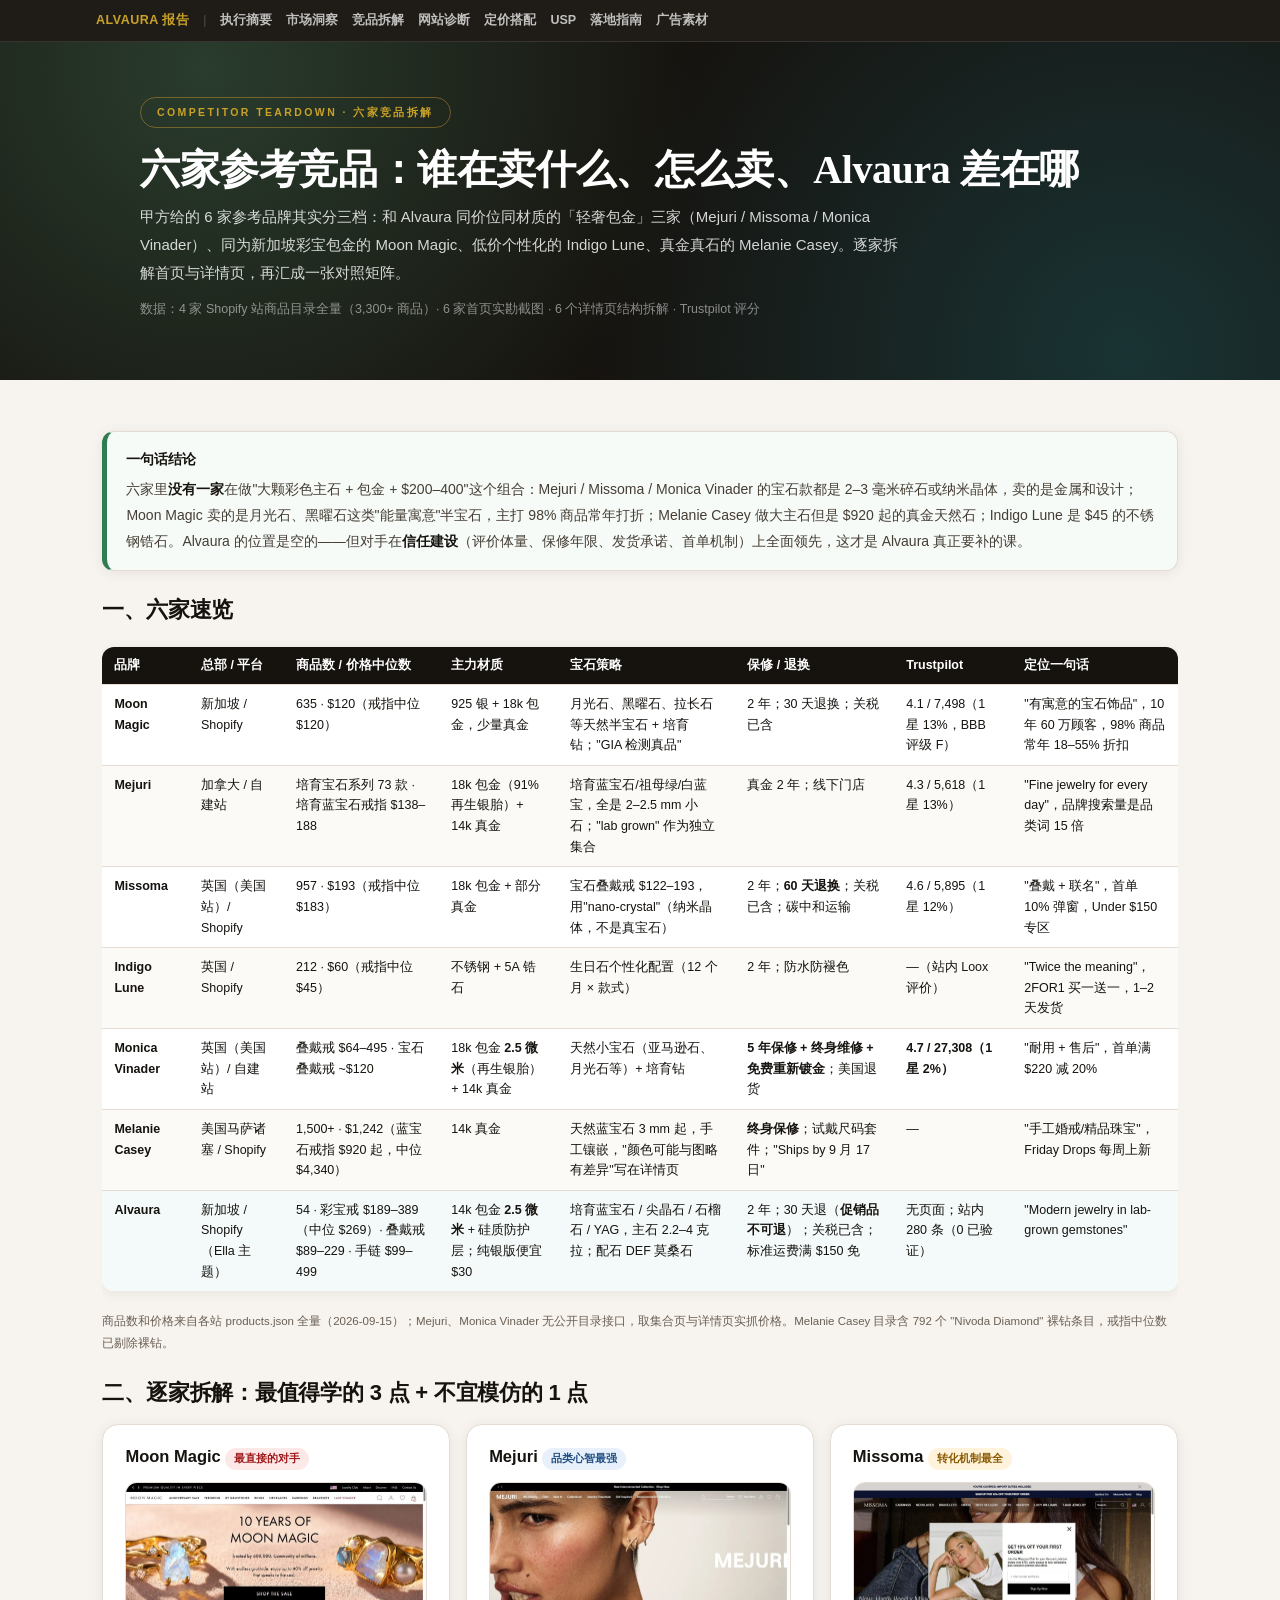
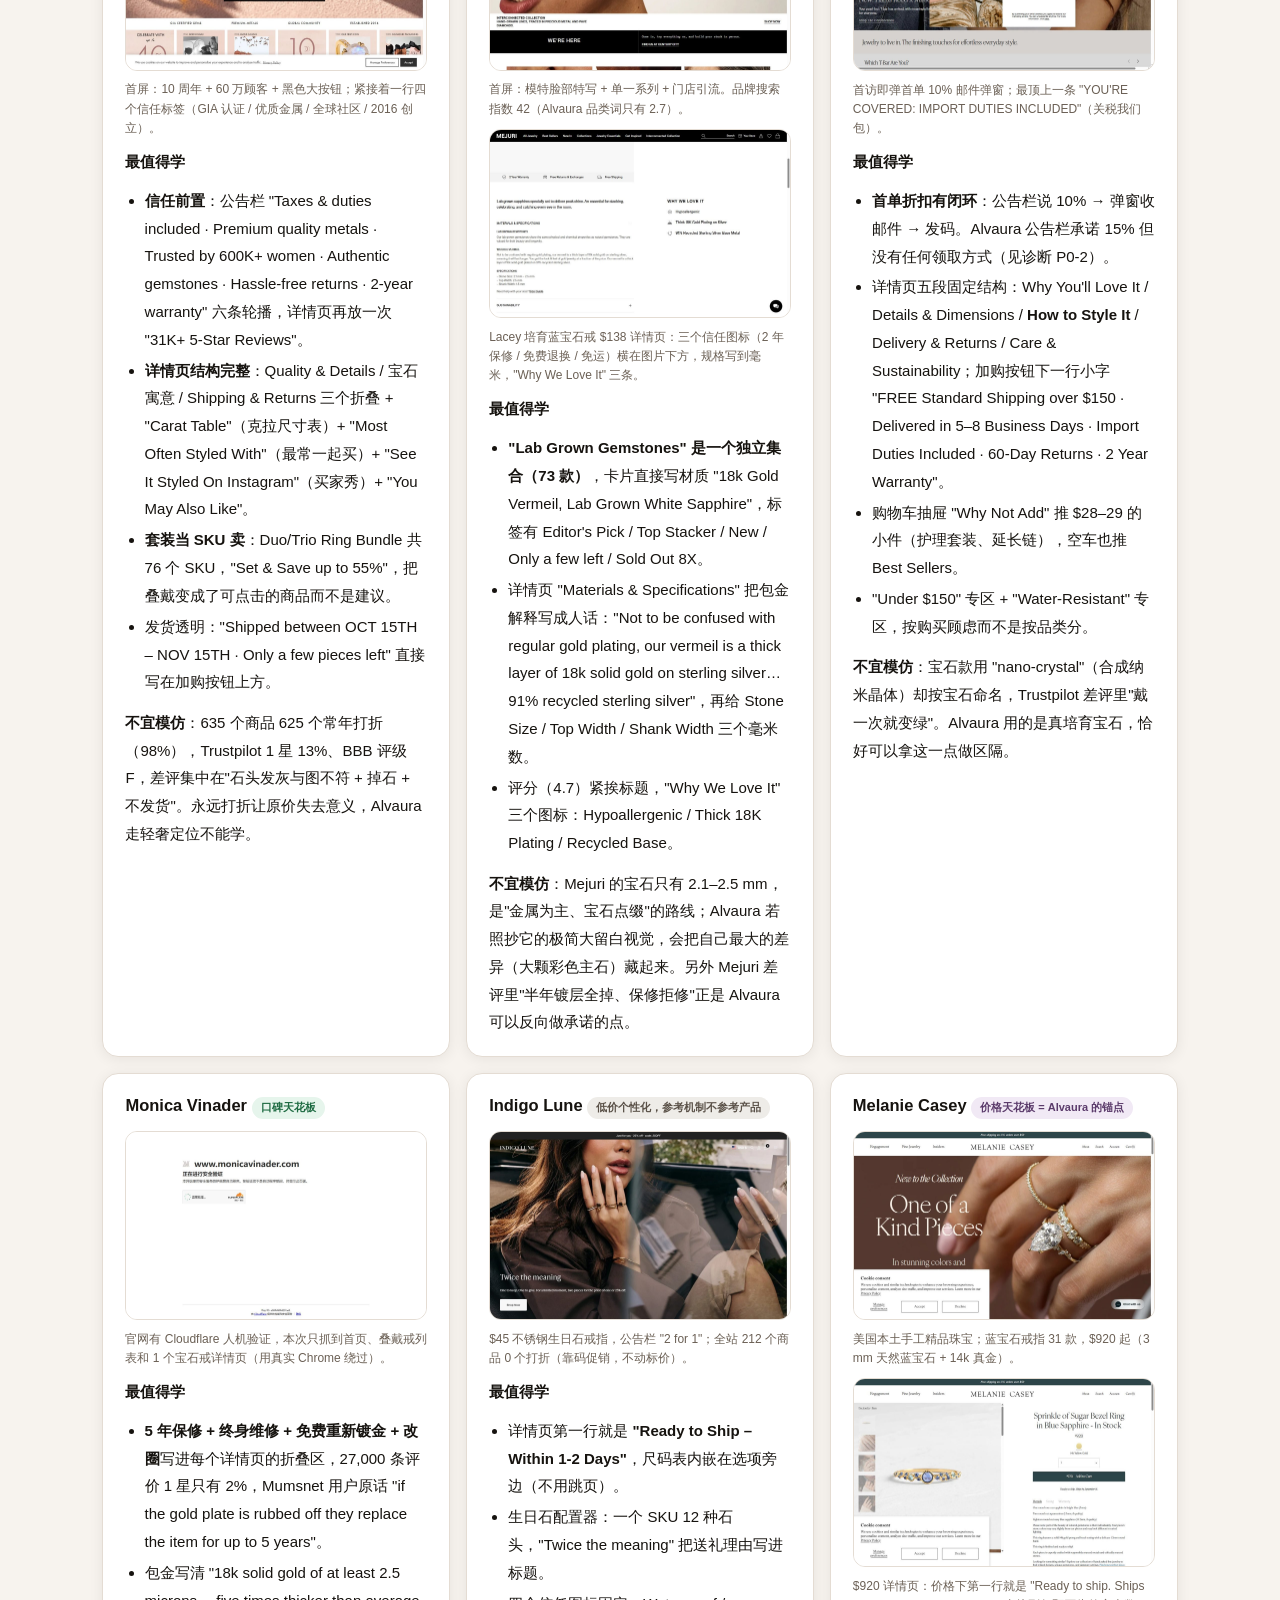
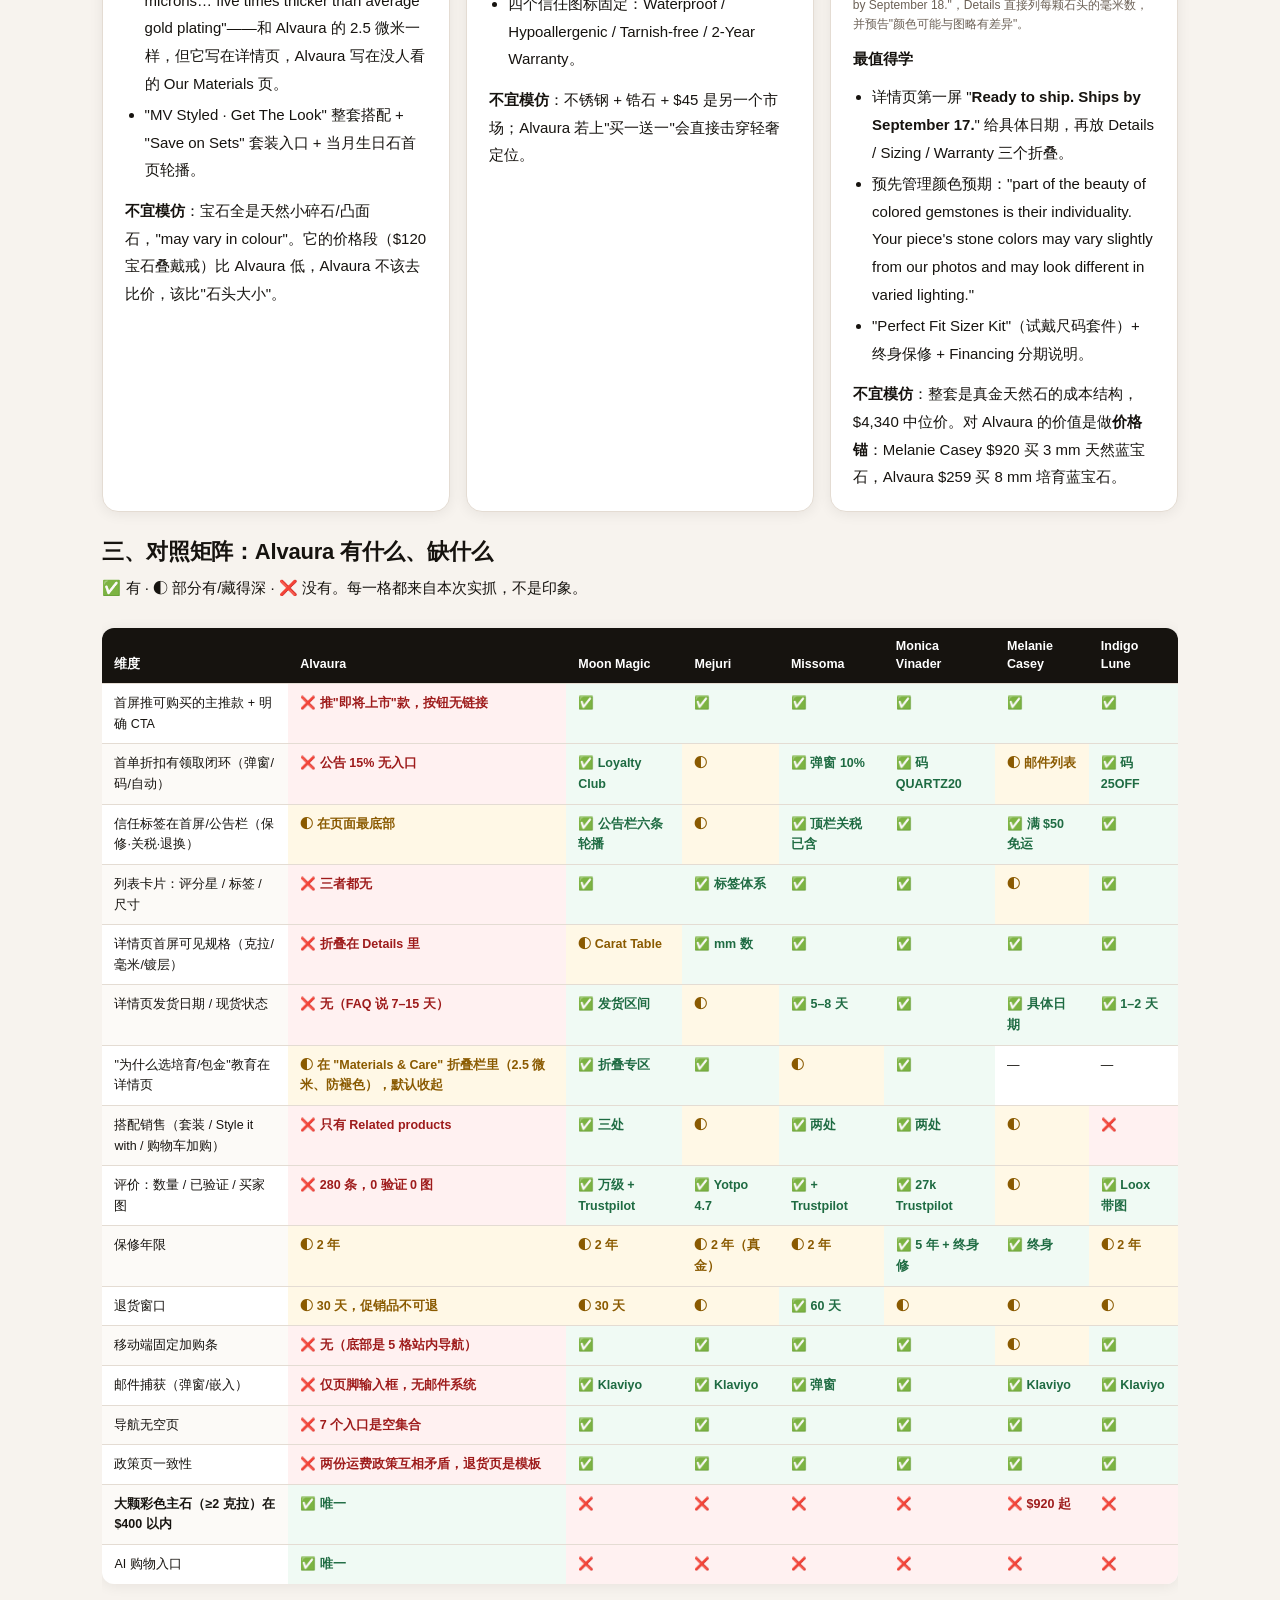
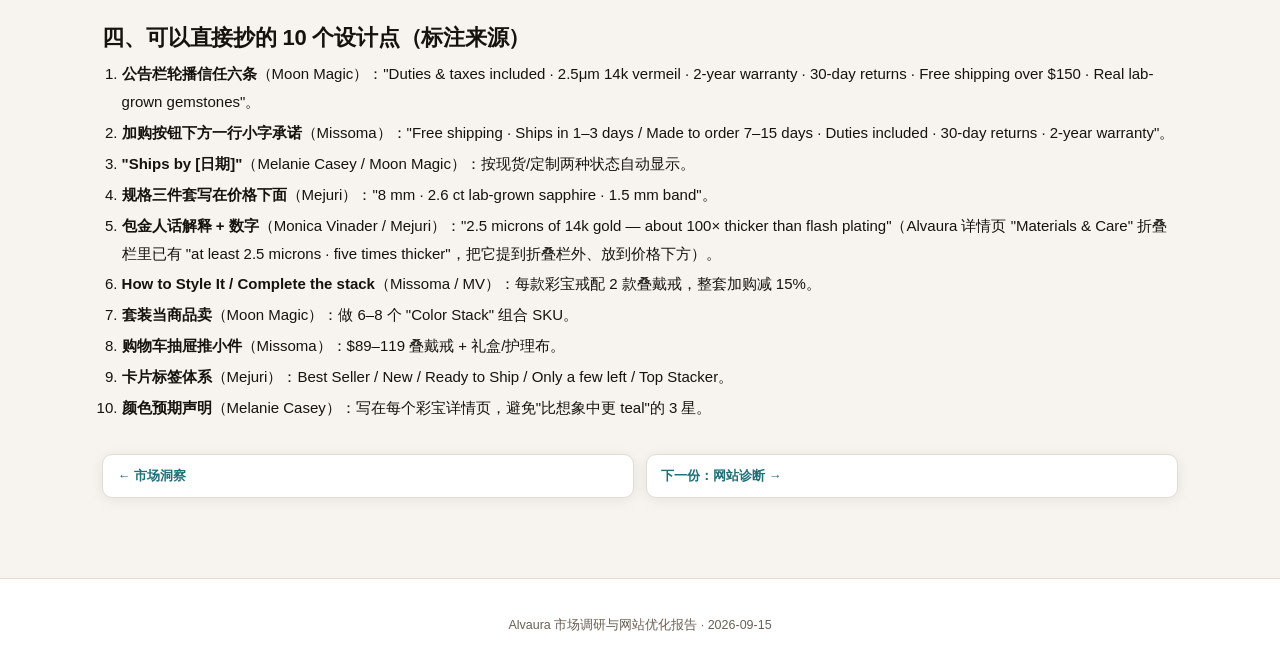
<file: competitors.html>
<!DOCTYPE html>
<html lang="zh-CN">
<head>
<meta charset="UTF-8">
<meta name="viewport" content="width=device-width, initial-scale=1.0">
<title>竞品拆解 · Alvaura</title>
<link rel="stylesheet" href="assets/site.css">
<link rel="stylesheet" href="assets/alvaura.css">
</head>
<body>
<div class="topbar"><div class="topbar-in">
  <a class="home" href="index.html">ALVAURA 报告</a><span class="sep">|</span>
  <a href="summary.html">执行摘要</a><a href="market.html">市场洞察</a><a href="competitors.html">竞品拆解</a><a href="site-audit.html">网站诊断</a><a href="pricing.html">定价搭配</a><a href="usp.html">USP</a><a href="action-plan.html">落地指南</a><a href="ads.html">广告素材</a>
</div></div>

<div class="hero">
  <div class="hero-in">
    <div class="eyebrow">Competitor Teardown · 六家竞品拆解</div>
    <h1>六家参考竞品：谁在卖什么、怎么卖、Alvaura 差在哪</h1>
    <p class="sub">甲方给的 6 家参考品牌其实分三档：和 Alvaura 同价位同材质的「轻奢包金」三家（Mejuri / Missoma / Monica Vinader）、同为新加坡彩宝包金的 Moon Magic、低价个性化的 Indigo Lune、真金真石的 Melanie Casey。逐家拆解首页与详情页，再汇成一张对照矩阵。</p>
    <p class="fine">数据：4 家 Shopify 站商品目录全量（3,300+ 商品）· 6 家首页实勘截图 · 6 个详情页结构拆解 · Trustpilot 评分</p>
  </div>
</div>

<div class="wrap">

<div class="callout ok">
  <span class="ttl">一句话结论</span>
  六家里<b>没有一家</b>在做"大颗彩色主石 + 包金 + $200–400"这个组合：Mejuri / Missoma / Monica Vinader 的宝石款都是 2–3 毫米碎石或纳米晶体，卖的是金属和设计；Moon Magic 卖的是月光石、黑曜石这类"能量寓意"半宝石，主打 98% 商品常年打折；Melanie Casey 做大主石但是 $920 起的真金天然石；Indigo Lune 是 $45 的不锈钢锆石。Alvaura 的位置是空的——但对手在<b>信任建设</b>（评价体量、保修年限、发货承诺、首单机制）上全面领先，这才是 Alvaura 真正要补的课。
</div>

<h2>一、六家速览</h2>
<div class="matrix"><table>
  <thead><tr><th>品牌</th><th>总部 / 平台</th><th>商品数 / 价格中位数</th><th>主力材质</th><th>宝石策略</th><th>保修 / 退换</th><th>Trustpilot</th><th>定位一句话</th></tr></thead>
  <tbody>
    <tr><td><b>Moon Magic</b></td><td>新加坡 / Shopify</td><td>635 · $120（戒指中位 $120）</td><td>925 银 + 18k 包金，少量真金</td><td>月光石、黑曜石、拉长石等天然半宝石 + 培育钻；"GIA 检测真品"</td><td>2 年；30 天退换；关税已含</td><td>4.1 / 7,498（1 星 13%，BBB 评级 F）</td><td>"有寓意的宝石饰品"，10 年 60 万顾客，98% 商品常年 18–55% 折扣</td></tr>
    <tr><td><b>Mejuri</b></td><td>加拿大 / 自建站</td><td>培育宝石系列 73 款 · 培育蓝宝石戒指 $138–188</td><td>18k 包金（91% 再生银胎）+ 14k 真金</td><td>培育蓝宝石/祖母绿/白蓝宝，全是 2–2.5 mm 小石；"lab grown" 作为独立集合</td><td>真金 2 年；线下门店</td><td>4.3 / 5,618（1 星 13%）</td><td>"Fine jewelry for every day"，品牌搜索量是品类词 15 倍</td></tr>
    <tr><td><b>Missoma</b></td><td>英国（美国站）/ Shopify</td><td>957 · $193（戒指中位 $183）</td><td>18k 包金 + 部分真金</td><td>宝石叠戴戒 $122–193，用"nano-crystal"（纳米晶体，不是真宝石）</td><td>2 年；<b>60 天退换</b>；关税已含；碳中和运输</td><td>4.6 / 5,895（1 星 12%）</td><td>"叠戴 + 联名"，首单 10% 弹窗，Under $150 专区</td></tr>
    <tr><td><b>Indigo Lune</b></td><td>英国 / Shopify</td><td>212 · $60（戒指中位 $45）</td><td>不锈钢 + 5A 锆石</td><td>生日石个性化配置（12 个月 × 款式）</td><td>2 年；防水防褪色</td><td>—（站内 Loox 评价）</td><td>"Twice the meaning"，2FOR1 买一送一，1–2 天发货</td></tr>
    <tr><td><b>Monica Vinader</b></td><td>英国（美国站）/ 自建站</td><td>叠戴戒 $64–495 · 宝石叠戴戒 ~$120</td><td>18k 包金 <b>2.5 微米</b>（再生银胎）+ 14k 真金</td><td>天然小宝石（亚马逊石、月光石等）+ 培育钻</td><td><b>5 年保修 + 终身维修 + 免费重新镀金</b>；美国退货</td><td><b>4.7 / 27,308（1 星 2%）</b></td><td>"耐用 + 售后"，首单满 $220 减 20%</td></tr>
    <tr><td><b>Melanie Casey</b></td><td>美国马萨诸塞 / Shopify</td><td>1,500+ · $1,242（蓝宝石戒指 $920 起，中位 $4,340）</td><td>14k 真金</td><td>天然蓝宝石 3 mm 起，手工镶嵌，"颜色可能与图略有差异"写在详情页</td><td><b>终身保修</b>；试戴尺码套件；"Ships by 9 月 17 日"</td><td>—</td><td>"手工婚戒/精品珠宝"，Friday Drops 每周上新</td></tr>
    <tr style="background:#F3FAF9"><td><b>Alvaura</b></td><td>新加坡 / Shopify（Ella 主题）</td><td>54 · 彩宝戒 $189–389（中位 $269）· 叠戴戒 $89–229 · 手链 $99–499</td><td>14k 包金 <b>2.5 微米</b> + 硅质防护层；纯银版便宜 $30</td><td>培育蓝宝石 / 尖晶石 / 石榴石 / YAG，主石 2.2–4 克拉；配石 DEF 莫桑石</td><td>2 年；30 天退（<b>促销品不可退</b>）；关税已含；标准运费满 $150 免</td><td>无页面；站内 280 条（0 已验证）</td><td>"Modern jewelry in lab-grown gemstones"</td></tr>
  </tbody>
</table></div>
<p class="src">商品数和价格来自各站 products.json 全量（2026-09-15）；Mejuri、Monica Vinader 无公开目录接口，取集合页与详情页实抓价格。Melanie Casey 目录含 792 个 "Nivoda Diamond" 裸钻条目，戒指中位数已剔除裸钻。</p>

<h2>二、逐家拆解：最值得学的 3 点 + 不宜模仿的 1 点</h2>

<div class="cards c2">
  <div class="card">
    <h3>Moon Magic <span class="tag t-red">最直接的对手</span></h3>
    <div class="shot"><img loading="lazy" src="assets/shots/comp_moonmagic_hero.jpg" alt="Moon Magic 首页首屏：10 YEARS OF MOON MAGIC，Trusted by 600,000，SHOP THE SALE，下方 GIA CERTIFIED GEMS / PREMIUM METALS / GLOBAL COMMUNITY / ESTABLISHED 2016"></div>
    <p class="shotcap">首屏：10 周年 + 60 万顾客 + 黑色大按钮；紧接着一行四个信任标签（GIA 认证 / 优质金属 / 全球社区 / 2016 创立）。</p>
    <p><b>最值得学</b></p>
    <ul>
      <li><b>信任前置</b>：公告栏 "Taxes & duties included · Premium quality metals · Trusted by 600K+ women · Authentic gemstones · Hassle-free returns · 2-year warranty" 六条轮播，详情页再放一次 "31K+ 5-Star Reviews"。</li>
      <li><b>详情页结构完整</b>：Quality & Details / 宝石寓意 / Shipping & Returns 三个折叠 + "Carat Table"（克拉尺寸表）+ "Most Often Styled With"（最常一起买）+ "See It Styled On Instagram"（买家秀）+ "You May Also Like"。</li>
      <li><b>套装当 SKU 卖</b>：Duo/Trio Ring Bundle 共 76 个 SKU，"Set & Save up to 55%"，把叠戴变成了可点击的商品而不是建议。</li>
      <li>发货透明："Shipped between OCT 15TH – NOV 15TH · Only a few pieces left" 直接写在加购按钮上方。</li>
    </ul>
    <p><b>不宜模仿</b>：635 个商品 625 个常年打折（98%），Trustpilot 1 星 13%、BBB 评级 F，差评集中在"石头发灰与图不符 + 掉石 + 不发货"。永远打折让原价失去意义，Alvaura 走轻奢定位不能学。</p>
  </div>

  <div class="card">
    <h3>Mejuri <span class="tag t-blue">品类心智最强</span></h3>
    <div class="shot"><img loading="lazy" src="assets/shots/comp_mejuri_hero.jpg" alt="Mejuri 首页首屏：模特特写耳部叠戴，INTERCONNECTED COLLECTION，WE'RE HERE 门店信息"></div>
    <p class="shotcap">首屏：模特脸部特写 + 单一系列 + 门店引流。品牌搜索指数 42（Alvaura 品类词只有 2.7）。</p>
    <div class="shot"><img loading="lazy" src="assets/shots/ev_comp_mejuri_lacey_spec.jpg" alt="Mejuri Lacey 培育蓝宝石戒详情页 Materials & Specifications：Stone Size 2.1–2.5 mm，Why We Love It 三图标"></div>
    <p class="shotcap">Lacey 培育蓝宝石戒 $138 详情页：三个信任图标（2 年保修 / 免费退换 / 免运）横在图片下方，规格写到毫米，"Why We Love It" 三条。</p>
    <p><b>最值得学</b></p>
    <ul>
      <li><b>"Lab Grown Gemstones" 是一个独立集合（73 款）</b>，卡片直接写材质 "18k Gold Vermeil, Lab Grown White Sapphire"，标签有 Editor's Pick / Top Stacker / New / Only a few left / Sold Out 8X。</li>
      <li>详情页 "Materials & Specifications" 把包金解释写成人话："Not to be confused with regular gold plating, our vermeil is a thick layer of 18k solid gold on sterling silver… 91% recycled sterling silver"，再给 Stone Size / Top Width / Shank Width 三个毫米数。</li>
      <li>评分（4.7）紧挨标题，"Why We Love It" 三个图标：Hypoallergenic / Thick 18K Plating / Recycled Base。</li>
    </ul>
    <p><b>不宜模仿</b>：Mejuri 的宝石只有 2.1–2.5 mm，是"金属为主、宝石点缀"的路线；Alvaura 若照抄它的极简大留白视觉，会把自己最大的差异（大颗彩色主石）藏起来。另外 Mejuri 差评里"半年镀层全掉、保修拒修"正是 Alvaura 可以反向做承诺的点。</p>
  </div>

  <div class="card">
    <h3>Missoma <span class="tag t-ember">转化机制最全</span></h3>
    <div class="shot"><img loading="lazy" src="assets/shots/comp_missoma_hero.jpg" alt="Missoma 美国站首屏：顶部 YOU'RE COVERED: IMPORT DUTIES INCLUDED，首单 10% 弹窗"></div>
    <p class="shotcap">首访即弹首单 10% 邮件弹窗；最顶上一条 "YOU'RE COVERED: IMPORT DUTIES INCLUDED"（关税我们包）。</p>
    <p><b>最值得学</b></p>
    <ul>
      <li><b>首单折扣有闭环</b>：公告栏说 10% → 弹窗收邮件 → 发码。Alvaura 公告栏承诺 15% 但没有任何领取方式（见诊断 P0-2）。</li>
      <li>详情页五段固定结构：Why You'll Love It / Details & Dimensions / <b>How to Style It</b> / Delivery & Returns / Care & Sustainability；加购按钮下一行小字 "FREE Standard Shipping over $150 · Delivered in 5–8 Business Days · Import Duties Included · 60-Day Returns · 2 Year Warranty"。</li>
      <li>购物车抽屉 "Why Not Add" 推 $28–29 的小件（护理套装、延长链），空车也推 Best Sellers。</li>
      <li>"Under $150" 专区 + "Water-Resistant" 专区，按购买顾虑而不是按品类分。</li>
    </ul>
    <p><b>不宜模仿</b>：宝石款用 "nano-crystal"（合成纳米晶体）却按宝石命名，Trustpilot 差评里"戴一次就变绿"。Alvaura 用的是真培育宝石，恰好可以拿这一点做区隔。</p>
  </div>

  <div class="card">
    <h3>Monica Vinader <span class="tag t-green">口碑天花板</span></h3>
    <div class="shot"><img loading="lazy" src="assets/shots/comp_monicavinader_hero.jpg" alt="Monica Vinader 站点 Cloudflare 验证页截图"></div>
    <p class="shotcap">官网有 Cloudflare 人机验证，本次只抓到首页、叠戴戒列表和 1 个宝石戒详情页（用真实 Chrome 绕过）。</p>
    <p><b>最值得学</b></p>
    <ul>
      <li><b>5 年保修 + 终身维修 + 免费重新镀金 + 改圈</b>写进每个详情页的折叠区，27,000 条评价 1 星只有 2%，Mumsnet 用户原话 "if the gold plate is rubbed off they replace the item for up to 5 years"。</li>
      <li>包金写清 "18k solid gold of at least 2.5 microns… five times thicker than average gold plating"——和 Alvaura 的 2.5 微米一样，但它写在详情页，Alvaura 写在没人看的 Our Materials 页。</li>
      <li>"MV Styled · Get The Look" 整套搭配 + "Save on Sets" 套装入口 + 当月生日石首页轮播。</li>
    </ul>
    <p><b>不宜模仿</b>：宝石全是天然小碎石/凸面石，"may vary in colour"。它的价格段（$120 宝石叠戴戒）比 Alvaura 低，Alvaura 不该去比价，该比"石头大小"。</p>
  </div>

  <div class="card">
    <h3>Indigo Lune <span class="tag t-gray">低价个性化，参考机制不参考产品</span></h3>
    <div class="shot"><img loading="lazy" src="assets/shots/comp_indigolune_hero.jpg" alt="Indigo Lune 首页首屏：Twice the meaning 2 for 1 code 2FOR1"></div>
    <p class="shotcap">$45 不锈钢生日石戒指，公告栏 "2 for 1"；全站 212 个商品 0 个打折（靠码促销，不动标价）。</p>
    <p><b>最值得学</b></p>
    <ul>
      <li>详情页第一行就是 <b>"Ready to Ship – Within 1-2 Days"</b>，尺码表内嵌在选项旁边（不用跳页）。</li>
      <li>生日石配置器：一个 SKU 12 种石头，"Twice the meaning" 把送礼理由写进标题。</li>
      <li>四个信任图标固定：Waterproof / Hypoallergenic / Tarnish-free / 2-Year Warranty。</li>
    </ul>
    <p><b>不宜模仿</b>：不锈钢 + 锆石 + $45 是另一个市场；Alvaura 若上"买一送一"会直接击穿轻奢定位。</p>
  </div>

  <div class="card">
    <h3>Melanie Casey <span class="tag t-plum">价格天花板 = Alvaura 的锚点</span></h3>
    <div class="shot"><img loading="lazy" src="assets/shots/comp_melaniecasey_hero.jpg" alt="Melanie Casey 首页首屏"></div>
    <p class="shotcap">美国本土手工精品珠宝；蓝宝石戒指 31 款，$920 起（3 mm 天然蓝宝石 + 14k 真金）。</p>
    <div class="shot"><img loading="lazy" src="assets/shots/ev_comp_melaniecasey_pdp.jpg" alt="Melanie Casey Sprinkle of Sugar 详情页：$920，Ready to ship. Ships by September 18，Details 里 3mm 蓝宝石"></div>
    <p class="shotcap">$920 详情页：价格下第一行就是 "Ready to ship. Ships by September 18."，Details 直接列每颗石头的毫米数，并预告"颜色可能与图略有差异"。</p>
    <p><b>最值得学</b></p>
    <ul>
      <li>详情页第一屏 "<b>Ready to ship. Ships by September 17.</b>" 给具体日期，再放 Details / Sizing / Warranty 三个折叠。</li>
      <li>预先管理颜色预期："part of the beauty of colored gemstones is their individuality. Your piece's stone colors may vary slightly from our photos and may look different in varied lighting."</li>
      <li>"Perfect Fit Sizer Kit"（试戴尺码套件）+ 终身保修 + Financing 分期说明。</li>
    </ul>
    <p><b>不宜模仿</b>：整套是真金天然石的成本结构，$4,340 中位价。对 Alvaura 的价值是做<b>价格锚</b>：Melanie Casey $920 买 3 mm 天然蓝宝石，Alvaura $259 买 8 mm 培育蓝宝石。</p>
  </div>
</div>

<h2>三、对照矩阵：Alvaura 有什么、缺什么</h2>
<p>✅ 有 · ◐ 部分有/藏得深 · ❌ 没有。每一格都来自本次实抓，不是印象。</p>
<div class="matrix"><table>
  <thead><tr><th>维度</th><th>Alvaura</th><th>Moon Magic</th><th>Mejuri</th><th>Missoma</th><th>Monica Vinader</th><th>Melanie Casey</th><th>Indigo Lune</th></tr></thead>
  <tbody>
    <tr><td>首屏推可购买的主推款 + 明确 CTA</td><td class="no">❌ 推"即将上市"款，按钮无链接</td><td class="yes">✅</td><td class="yes">✅</td><td class="yes">✅</td><td class="yes">✅</td><td class="yes">✅</td><td class="yes">✅</td></tr>
    <tr><td>首单折扣有领取闭环（弹窗/码/自动）</td><td class="no">❌ 公告 15% 无入口</td><td class="yes">✅ Loyalty Club</td><td class="part">◐</td><td class="yes">✅ 弹窗 10%</td><td class="yes">✅ 码 QUARTZ20</td><td class="part">◐ 邮件列表</td><td class="yes">✅ 码 25OFF</td></tr>
    <tr><td>信任标签在首屏/公告栏（保修·关税·退换）</td><td class="part">◐ 在页面最底部</td><td class="yes">✅ 公告栏六条轮播</td><td class="part">◐</td><td class="yes">✅ 顶栏关税已含</td><td class="yes">✅</td><td class="yes">✅ 满 $50 免运</td><td class="yes">✅</td></tr>
    <tr><td>列表卡片：评分星 / 标签 / 尺寸</td><td class="no">❌ 三者都无</td><td class="yes">✅</td><td class="yes">✅ 标签体系</td><td class="yes">✅</td><td class="yes">✅</td><td class="part">◐</td><td class="yes">✅</td></tr>
    <tr><td>详情页首屏可见规格（克拉/毫米/镀层）</td><td class="no">❌ 折叠在 Details 里</td><td class="part">◐ Carat Table</td><td class="yes">✅ mm 数</td><td class="yes">✅</td><td class="yes">✅</td><td class="yes">✅</td><td class="yes">✅</td></tr>
    <tr><td>详情页发货日期 / 现货状态</td><td class="no">❌ 无（FAQ 说 7–15 天）</td><td class="yes">✅ 发货区间</td><td class="part">◐</td><td class="yes">✅ 5–8 天</td><td class="yes">✅</td><td class="yes">✅ 具体日期</td><td class="yes">✅ 1–2 天</td></tr>
    <tr><td>"为什么选培育/包金"教育在详情页</td><td class="part">◐ 在 "Materials & Care" 折叠栏里（2.5 微米、防褪色），默认收起</td><td class="yes">✅ 折叠专区</td><td class="yes">✅</td><td class="part">◐</td><td class="yes">✅</td><td>—</td><td>—</td></tr>
    <tr><td>搭配销售（套装 / Style it with / 购物车加购）</td><td class="no">❌ 只有 Related products</td><td class="yes">✅ 三处</td><td class="part">◐</td><td class="yes">✅ 两处</td><td class="yes">✅ 两处</td><td class="part">◐</td><td class="no">❌</td></tr>
    <tr><td>评价：数量 / 已验证 / 买家图</td><td class="no">❌ 280 条，0 验证 0 图</td><td class="yes">✅ 万级 + Trustpilot</td><td class="yes">✅ Yotpo 4.7</td><td class="yes">✅ + Trustpilot</td><td class="yes">✅ 27k Trustpilot</td><td class="part">◐</td><td class="yes">✅ Loox 带图</td></tr>
    <tr><td>保修年限</td><td class="part">◐ 2 年</td><td class="part">◐ 2 年</td><td class="part">◐ 2 年（真金）</td><td class="part">◐ 2 年</td><td class="yes">✅ 5 年 + 终身修</td><td class="yes">✅ 终身</td><td class="part">◐ 2 年</td></tr>
    <tr><td>退货窗口</td><td class="part">◐ 30 天，促销品不可退</td><td class="part">◐ 30 天</td><td class="part">◐</td><td class="yes">✅ 60 天</td><td class="part">◐</td><td class="part">◐</td><td class="part">◐</td></tr>
    <tr><td>移动端固定加购条</td><td class="no">❌ 无（底部是 5 格站内导航）</td><td class="yes">✅</td><td class="yes">✅</td><td class="yes">✅</td><td class="yes">✅</td><td class="part">◐</td><td class="yes">✅</td></tr>
    <tr><td>邮件捕获（弹窗/嵌入）</td><td class="no">❌ 仅页脚输入框，无邮件系统</td><td class="yes">✅ Klaviyo</td><td class="yes">✅ Klaviyo</td><td class="yes">✅ 弹窗</td><td class="yes">✅</td><td class="yes">✅ Klaviyo</td><td class="yes">✅ Klaviyo</td></tr>
    <tr><td>导航无空页</td><td class="no">❌ 7 个入口是空集合</td><td class="yes">✅</td><td class="yes">✅</td><td class="yes">✅</td><td class="yes">✅</td><td class="yes">✅</td><td class="yes">✅</td></tr>
    <tr><td>政策页一致性</td><td class="no">❌ 两份运费政策互相矛盾，退货页是模板</td><td class="yes">✅</td><td class="yes">✅</td><td class="yes">✅</td><td class="yes">✅</td><td class="yes">✅</td><td class="yes">✅</td></tr>
    <tr><td><b>大颗彩色主石（≥2 克拉）在 $400 以内</b></td><td class="yes">✅ 唯一</td><td class="no">❌</td><td class="no">❌</td><td class="no">❌</td><td class="no">❌</td><td class="no">❌ $920 起</td><td class="no">❌</td></tr>
    <tr><td>AI 购物入口</td><td class="yes">✅ 唯一</td><td class="no">❌</td><td class="no">❌</td><td class="no">❌</td><td class="no">❌</td><td class="no">❌</td><td class="no">❌</td></tr>
  </tbody>
</table></div>

<h2>四、可以直接抄的 10 个设计点（标注来源）</h2>
<ol>
  <li><b>公告栏轮播信任六条</b>（Moon Magic）："Duties & taxes included · 2.5μm 14k vermeil · 2-year warranty · 30-day returns · Free shipping over $150 · Real lab-grown gemstones"。</li>
  <li><b>加购按钮下方一行小字承诺</b>（Missoma）："Free shipping · Ships in 1–3 days / Made to order 7–15 days · Duties included · 30-day returns · 2-year warranty"。</li>
  <li><b>"Ships by [日期]"</b>（Melanie Casey / Moon Magic）：按现货/定制两种状态自动显示。</li>
  <li><b>规格三件套写在价格下面</b>（Mejuri）："8 mm · 2.6 ct lab-grown sapphire · 1.5 mm band"。</li>
  <li><b>包金人话解释 + 数字</b>（Monica Vinader / Mejuri）："2.5 microns of 14k gold — about 100× thicker than flash plating"（Alvaura 详情页 "Materials & Care" 折叠栏里已有 "at least 2.5 microns · five times thicker"，把它提到折叠栏外、放到价格下方）。</li>
  <li><b>How to Style It / Complete the stack</b>（Missoma / MV）：每款彩宝戒配 2 款叠戴戒，整套加购减 15%。</li>
  <li><b>套装当商品卖</b>（Moon Magic）：做 6–8 个 "Color Stack" 组合 SKU。</li>
  <li><b>购物车抽屉推小件</b>（Missoma）：$89–119 叠戴戒 + 礼盒/护理布。</li>
  <li><b>卡片标签体系</b>（Mejuri）：Best Seller / New / Ready to Ship / Only a few left / Top Stacker。</li>
  <li><b>颜色预期声明</b>（Melanie Casey）：写在每个彩宝详情页，避免"比想象中更 teal"的 3 星。</li>
</ol>

<div class="pagenav"><a href="market.html">← 市场洞察</a><a href="site-audit.html">下一份：网站诊断 →</a></div>
</div>
<div class="foot">Alvaura 市场调研与网站优化报告 · 2026-09-15</div>
<script src="assets/site.js"></script>
</body>
</html>
</file>
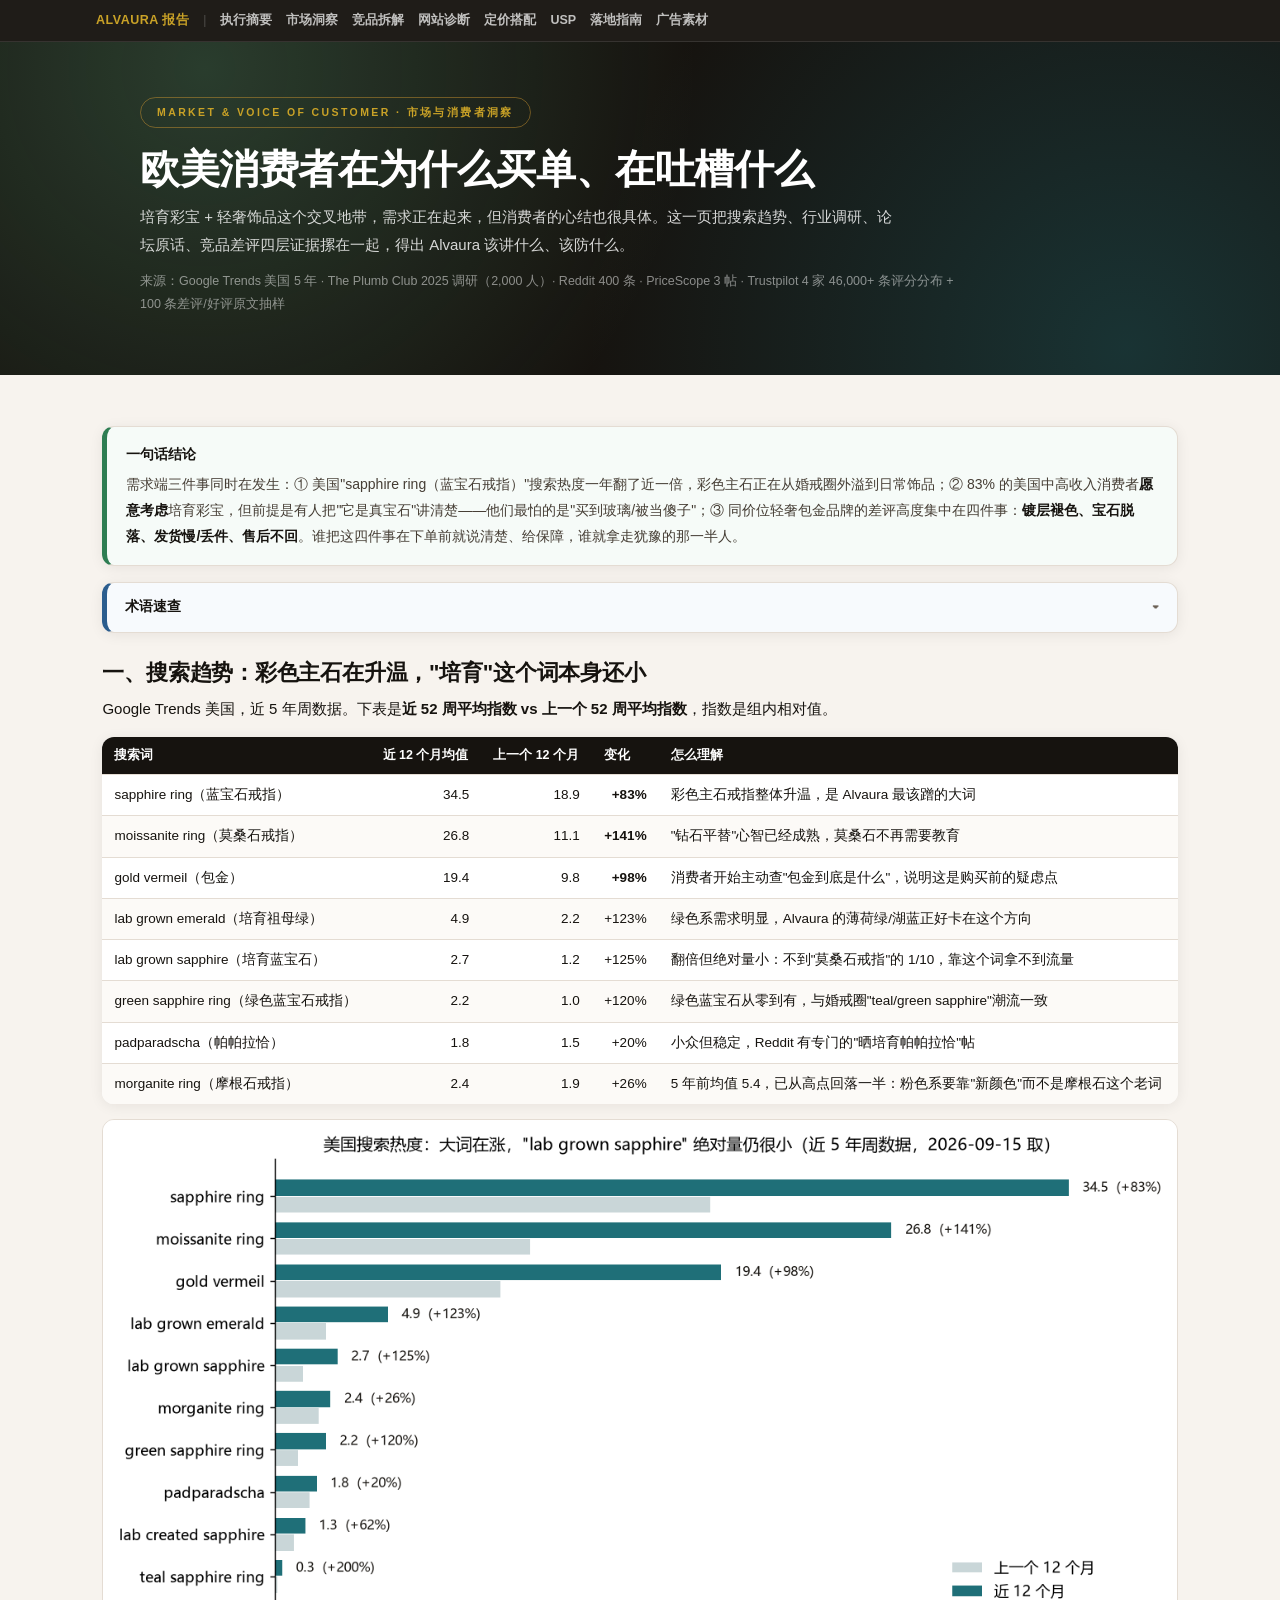
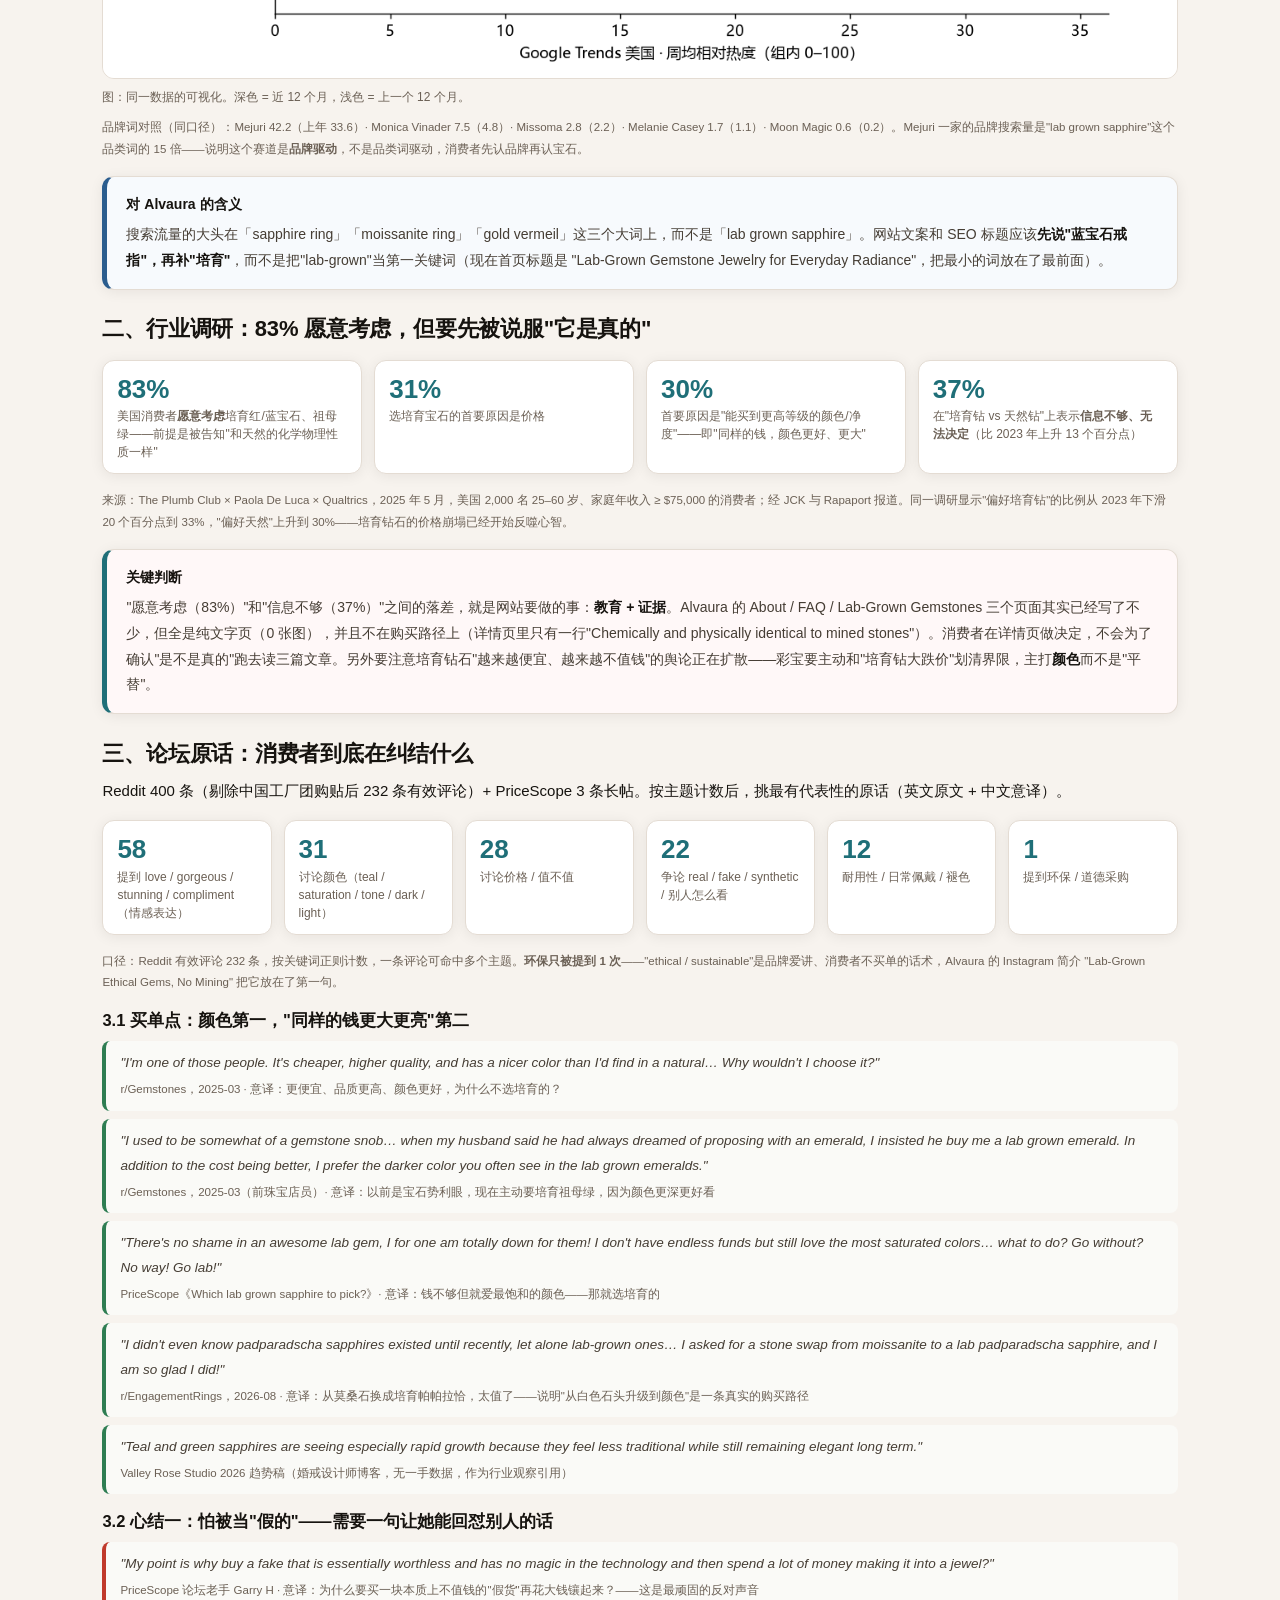
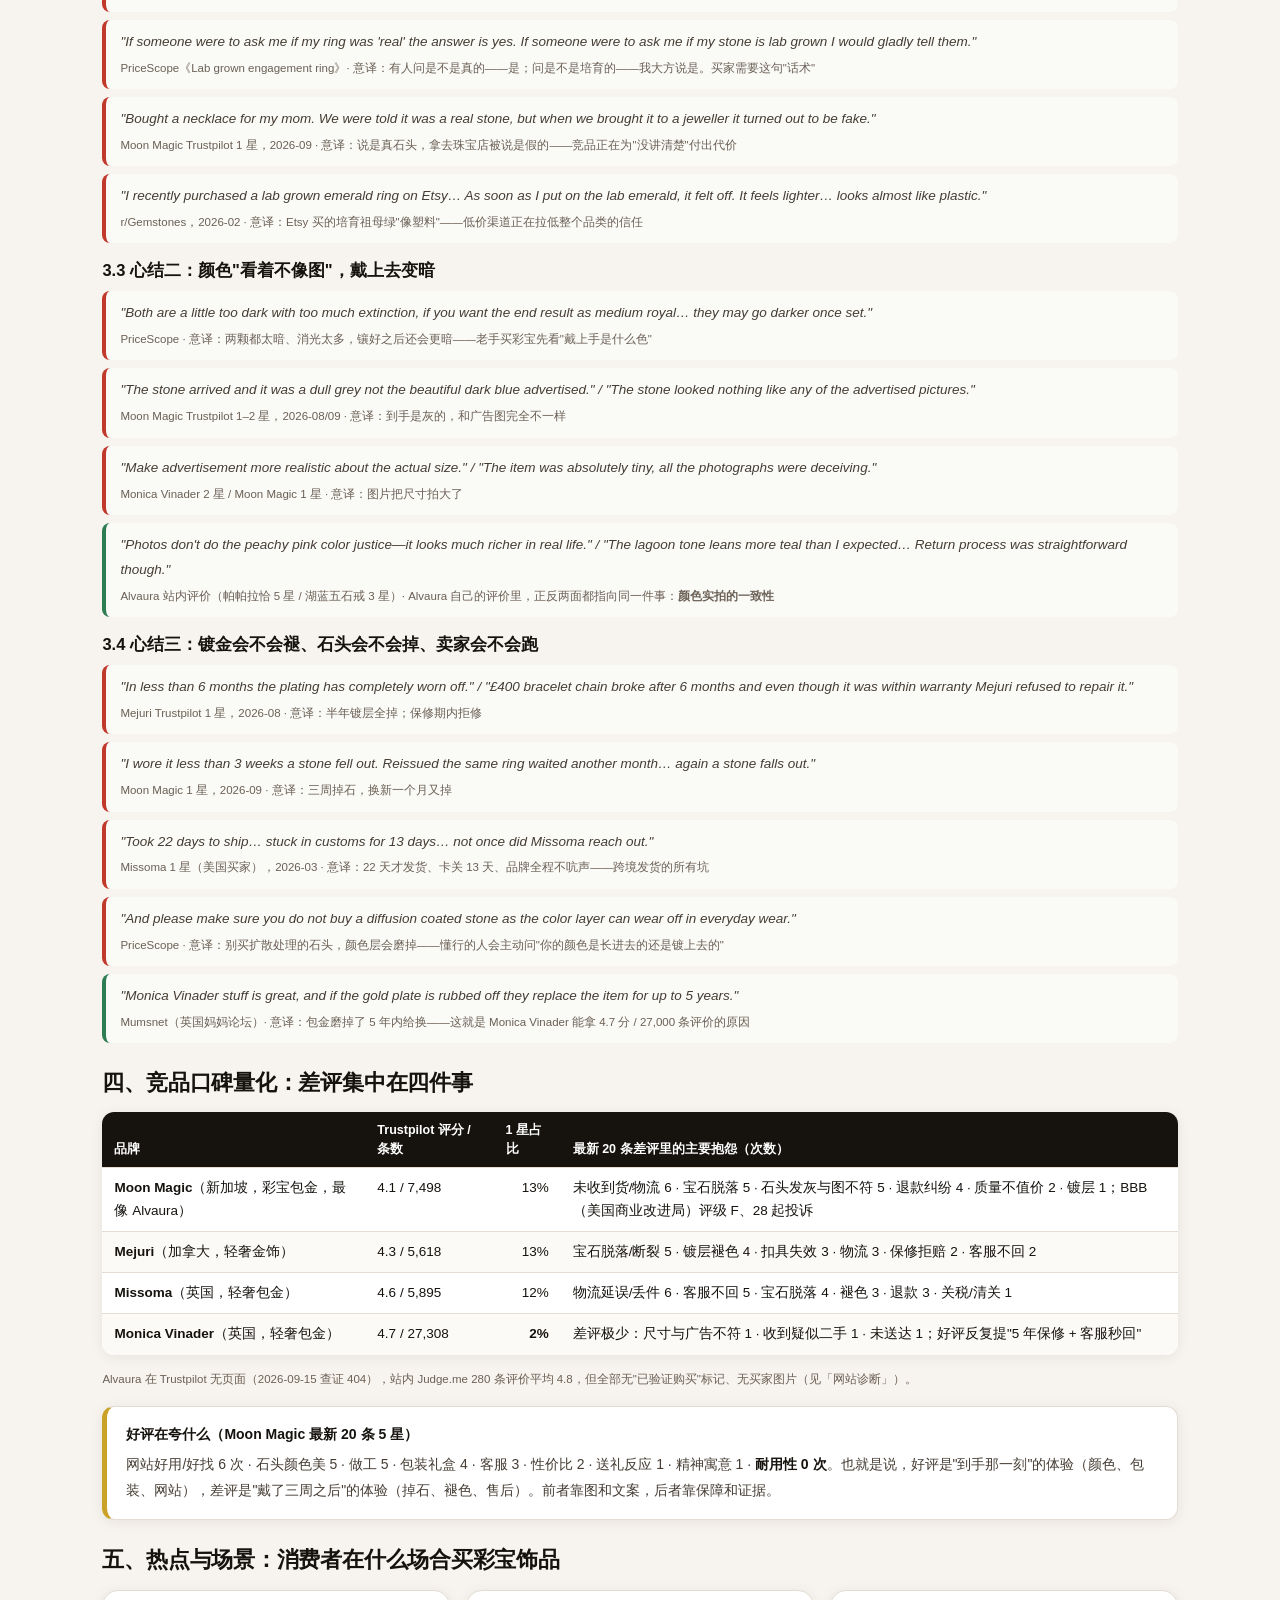
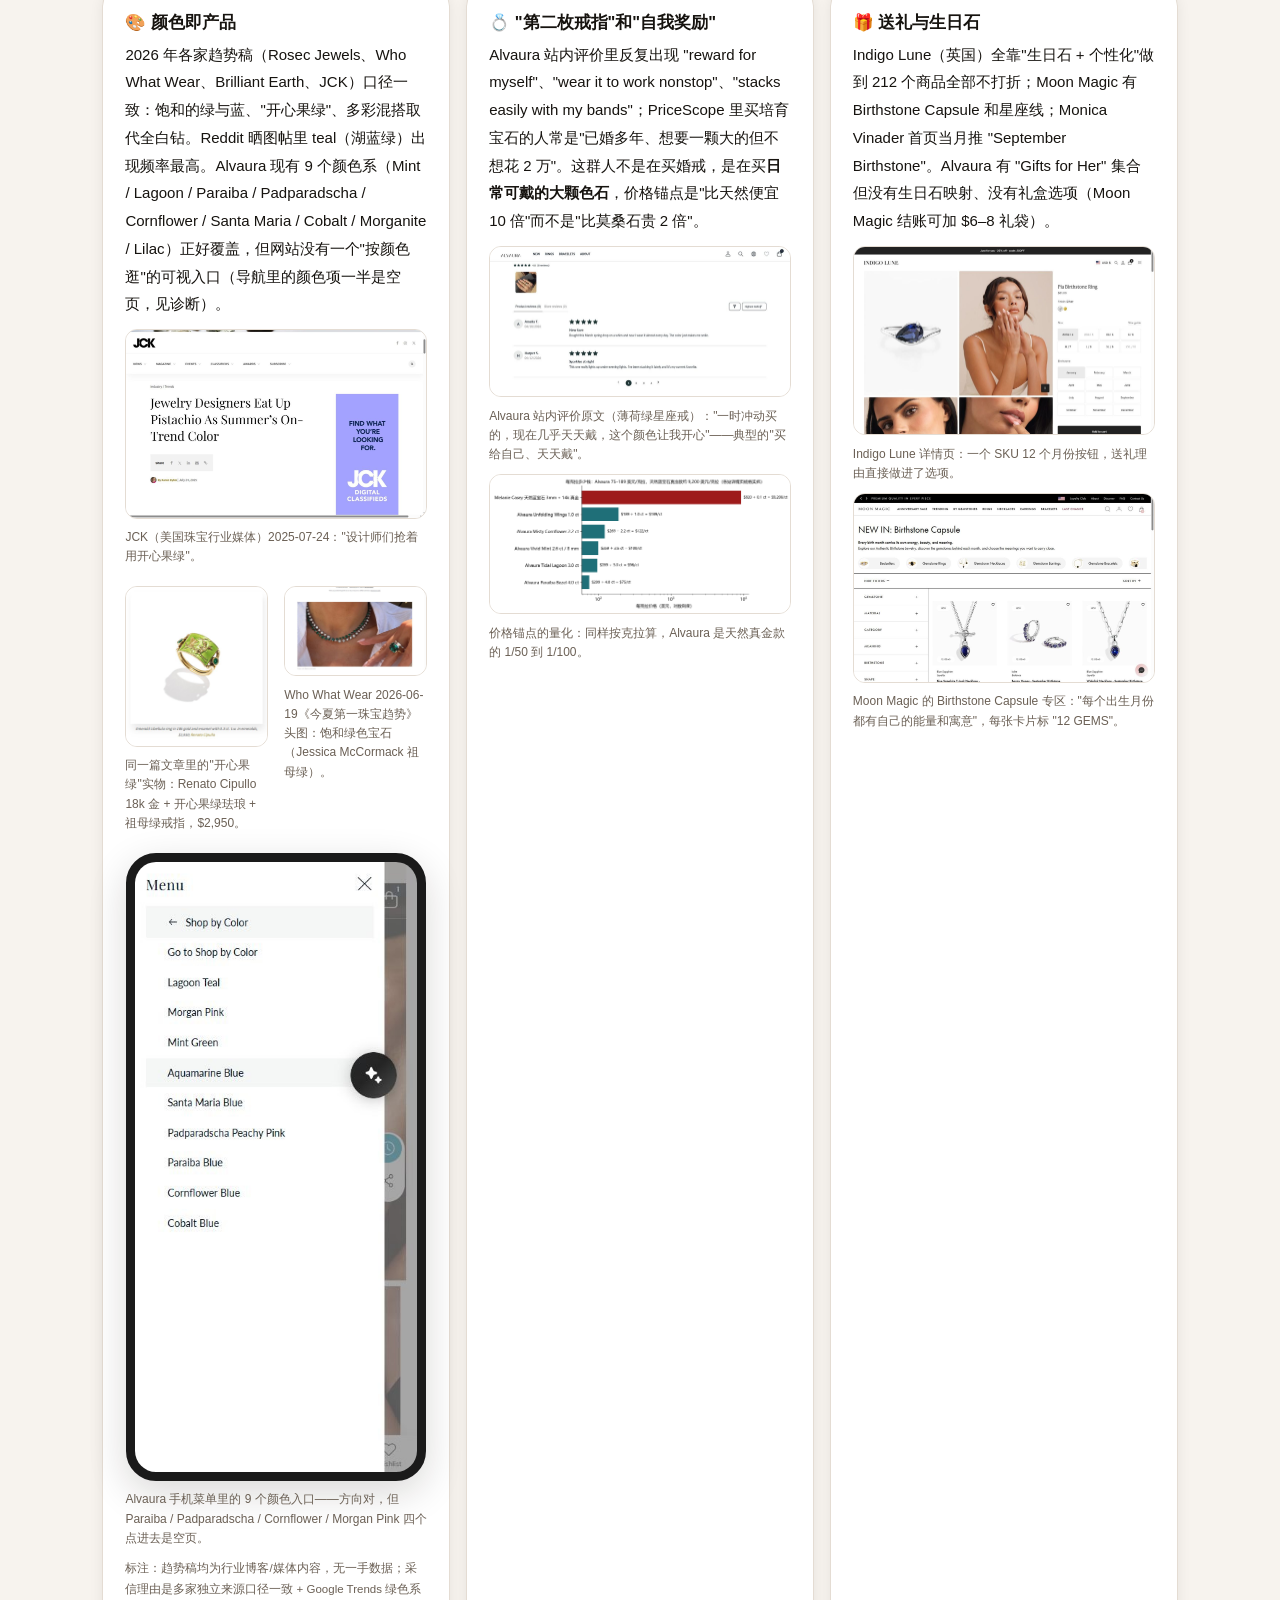
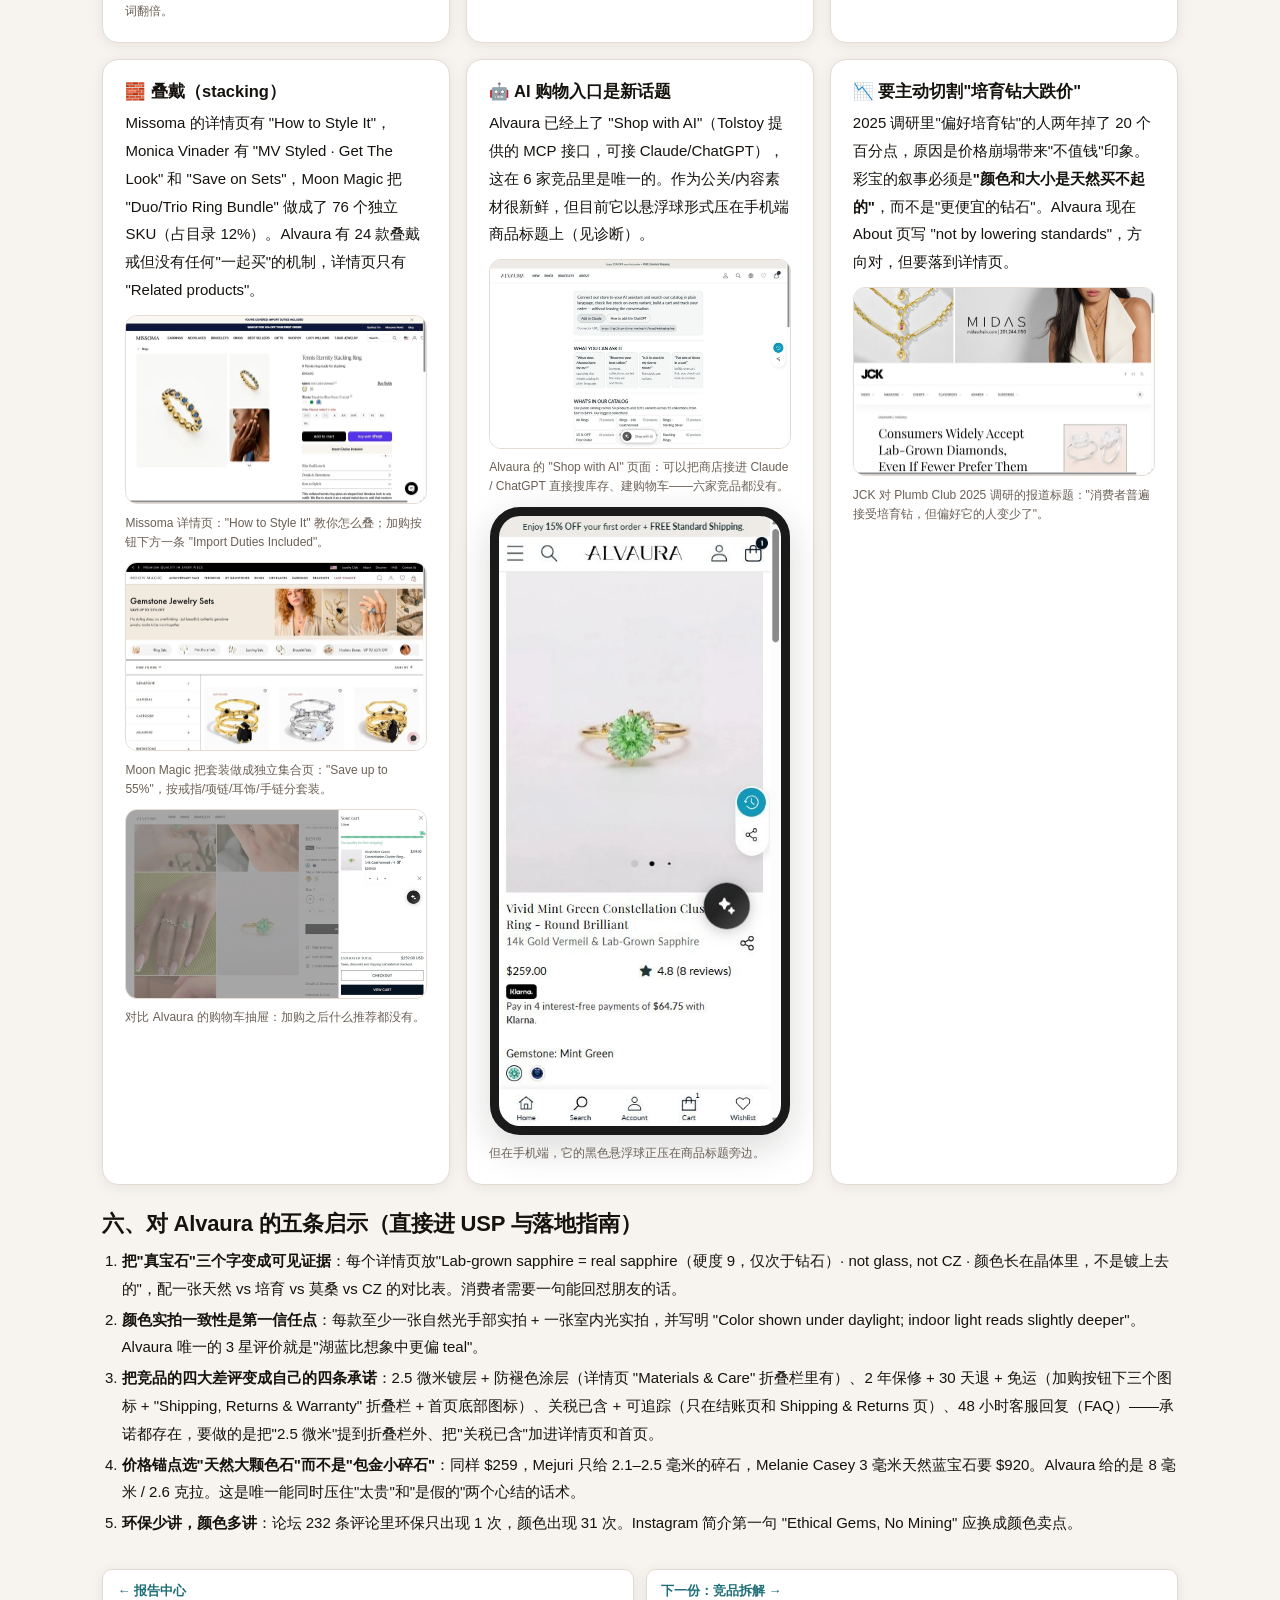
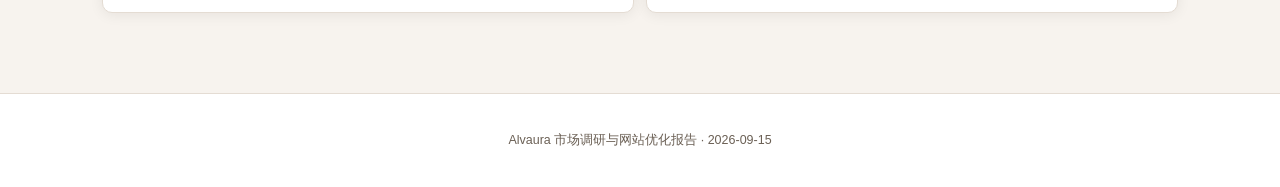
<file: market.html>
<!DOCTYPE html>
<html lang="zh-CN">
<head>
<meta charset="UTF-8">
<meta name="viewport" content="width=device-width, initial-scale=1.0">
<title>市场与消费者洞察 · Alvaura</title>
<link rel="stylesheet" href="assets/site.css">
<link rel="stylesheet" href="assets/alvaura.css">
</head>
<body>
<div class="topbar"><div class="topbar-in">
  <a class="home" href="index.html">ALVAURA 报告</a><span class="sep">|</span>
  <a href="summary.html">执行摘要</a><a href="market.html">市场洞察</a><a href="competitors.html">竞品拆解</a><a href="site-audit.html">网站诊断</a><a href="pricing.html">定价搭配</a><a href="usp.html">USP</a><a href="action-plan.html">落地指南</a><a href="ads.html">广告素材</a>
</div></div>

<div class="hero">
  <div class="hero-in">
    <div class="eyebrow">Market & Voice of Customer · 市场与消费者洞察</div>
    <h1>欧美消费者在为什么买单、在吐槽什么</h1>
    <p class="sub">培育彩宝 + 轻奢饰品这个交叉地带，需求正在起来，但消费者的心结也很具体。这一页把搜索趋势、行业调研、论坛原话、竞品差评四层证据摞在一起，得出 Alvaura 该讲什么、该防什么。</p>
    <p class="fine">来源：Google Trends 美国 5 年 · The Plumb Club 2025 调研（2,000 人）· Reddit 400 条 · PriceScope 3 帖 · Trustpilot 4 家 46,000+ 条评分分布 + 100 条差评/好评原文抽样</p>
  </div>
</div>

<div class="wrap">

<div class="callout ok">
  <span class="ttl">一句话结论</span>
  需求端三件事同时在发生：① 美国"sapphire ring（蓝宝石戒指）"搜索热度一年翻了近一倍，彩色主石正在从婚戒圈外溢到日常饰品；② 83% 的美国中高收入消费者<b>愿意考虑</b>培育彩宝，但前提是有人把"它是真宝石"讲清楚——他们最怕的是"买到玻璃/被当傻子"；③ 同价位轻奢包金品牌的差评高度集中在四件事：<b>镀层褪色、宝石脱落、发货慢/丢件、售后不回</b>。谁把这四件事在下单前就说清楚、给保障，谁就拿走犹豫的那一半人。
</div>

<details class="termbox">
  <summary>术语速查</summary>
  <div class="tb-in"><dl>
    <dt>Google Trends 指数</dt><dd>相对热度 0–100，100 = 该组词里的历史峰值。只能比趋势，不能换算成搜索次数。</dd>
    <dt>demi-fine</dt><dd>轻奢/半精品饰品，$50–$500，包金或纯银为主。</dd>
    <dt>vermeil</dt><dd>包金（925 银胎镀真金，≥2.5 微米）。</dd>
    <dt>teal / padparadscha / paraiba</dt><dd>湖蓝绿 / 帕帕拉恰（橙粉色蓝宝石）/ 帕拉伊巴（霓虹蓝绿碧玺色）——都是这两年最热的彩宝色。</dd>
    <dt>diffusion coated</dt><dd>扩散处理：把颜色"染"在宝石表层，日常磨损会掉色。行业老手最提防这个。</dd>
    <dt>PriceScope</dt><dd>美国最大的宝石/钻石爱好者论坛，用户偏专业、挑剔。</dd>
    <dt>Trustpilot</dt><dd>欧美第三方评价平台，1 星比例是看一个品牌口碑最快的指标。</dd>
  </dl></div>
</details>

<h2>一、搜索趋势：彩色主石在升温，"培育"这个词本身还小</h2>
<p>Google Trends 美国，近 5 年周数据。下表是<b>近 52 周平均指数 vs 上一个 52 周平均指数</b>，指数是组内相对值。</p>
<table>
  <thead><tr><th>搜索词</th><th>近 12 个月均值</th><th>上一个 12 个月</th><th>变化</th><th>怎么理解</th></tr></thead>
  <tbody>
    <tr><td>sapphire ring（蓝宝石戒指）</td><td class="num">34.5</td><td class="num">18.9</td><td class="num"><b>+83%</b></td><td>彩色主石戒指整体升温，是 Alvaura 最该蹭的大词</td></tr>
    <tr><td>moissanite ring（莫桑石戒指）</td><td class="num">26.8</td><td class="num">11.1</td><td class="num"><b>+141%</b></td><td>"钻石平替"心智已经成熟，莫桑石不再需要教育</td></tr>
    <tr><td>gold vermeil（包金）</td><td class="num">19.4</td><td class="num">9.8</td><td class="num"><b>+98%</b></td><td>消费者开始主动查"包金到底是什么"，说明这是购买前的疑虑点</td></tr>
    <tr><td>lab grown emerald（培育祖母绿）</td><td class="num">4.9</td><td class="num">2.2</td><td class="num">+123%</td><td>绿色系需求明显，Alvaura 的薄荷绿/湖蓝正好卡在这个方向</td></tr>
    <tr><td>lab grown sapphire（培育蓝宝石）</td><td class="num">2.7</td><td class="num">1.2</td><td class="num">+125%</td><td>翻倍但绝对量小：不到"莫桑石戒指"的 1/10，靠这个词拿不到流量</td></tr>
    <tr><td>green sapphire ring（绿色蓝宝石戒指）</td><td class="num">2.2</td><td class="num">1.0</td><td class="num">+120%</td><td>绿色蓝宝石从零到有，与婚戒圈"teal/green sapphire"潮流一致</td></tr>
    <tr><td>padparadscha（帕帕拉恰）</td><td class="num">1.8</td><td class="num">1.5</td><td class="num">+20%</td><td>小众但稳定，Reddit 有专门的"晒培育帕帕拉恰"帖</td></tr>
    <tr><td>morganite ring（摩根石戒指）</td><td class="num">2.4</td><td class="num">1.9</td><td class="num">+26%</td><td>5 年前均值 5.4，已从高点回落一半：粉色系要靠"新颜色"而不是摩根石这个老词</td></tr>
  </tbody>
</table>
<div class="shot"><img loading="lazy" src="assets/charts/trends_us.png" alt="Google Trends 美国近 12 个月与上一个 12 个月搜索热度对比"></div>
<p class="shotcap">图：同一数据的可视化。深色 = 近 12 个月，浅色 = 上一个 12 个月。</p>
<p class="src">品牌词对照（同口径）：Mejuri 42.2（上年 33.6）· Monica Vinader 7.5（4.8）· Missoma 2.8（2.2）· Melanie Casey 1.7（1.1）· Moon Magic 0.6（0.2）。Mejuri 一家的品牌搜索量是"lab grown sapphire"这个品类词的 15 倍——说明这个赛道是<b>品牌驱动</b>，不是品类词驱动，消费者先认品牌再认宝石。</p>

<div class="callout info">
  <span class="ttl">对 Alvaura 的含义</span>
  搜索流量的大头在「sapphire ring」「moissanite ring」「gold vermeil」这三个大词上，而不是「lab grown sapphire」。网站文案和 SEO 标题应该<b>先说"蓝宝石戒指"，再补"培育"</b>，而不是把"lab-grown"当第一关键词（现在首页标题是 "Lab-Grown Gemstone Jewelry for Everyday Radiance"，把最小的词放在了最前面）。
</div>

<h2>二、行业调研：83% 愿意考虑，但要先被说服"它是真的"</h2>
<div class="stats">
  <div class="stat"><div class="n">83%</div><div class="l">美国消费者<b>愿意考虑</b>培育红/蓝宝石、祖母绿——前提是被告知"和天然的化学物理性质一样"</div></div>
  <div class="stat"><div class="n">31%</div><div class="l">选培育宝石的首要原因是价格</div></div>
  <div class="stat"><div class="n">30%</div><div class="l">首要原因是"能买到更高等级的颜色/净度"——即"同样的钱，颜色更好、更大"</div></div>
  <div class="stat"><div class="n">37%</div><div class="l">在"培育钻 vs 天然钻"上表示<b>信息不够、无法决定</b>（比 2023 年上升 13 个百分点）</div></div>
</div>
<p class="src">来源：The Plumb Club × Paola De Luca × Qualtrics，2025 年 5 月，美国 2,000 名 25–60 岁、家庭年收入 ≥ $75,000 的消费者；经 JCK 与 Rapaport 报道。同一调研显示"偏好培育钻"的比例从 2023 年下滑 20 个百分点到 33%，"偏好天然"上升到 30%——培育钻石的价格崩塌已经开始反噬心智。</p>

<div class="callout danger">
  <span class="ttl">关键判断</span>
  "愿意考虑（83%）"和"信息不够（37%）"之间的落差，就是网站要做的事：<b>教育 + 证据</b>。Alvaura 的 About / FAQ / Lab-Grown Gemstones 三个页面其实已经写了不少，但全是纯文字页（0 张图），并且不在购买路径上（详情页里只有一行"Chemically and physically identical to mined stones"）。消费者在详情页做决定，不会为了确认"是不是真的"跑去读三篇文章。另外要注意培育钻石"越来越便宜、越来越不值钱"的舆论正在扩散——彩宝要主动和"培育钻大跌价"划清界限，主打<b>颜色</b>而不是"平替"。
</div>

<h2>三、论坛原话：消费者到底在纠结什么</h2>
<p>Reddit 400 条（剔除中国工厂团购贴后 232 条有效评论）+ PriceScope 3 条长帖。按主题计数后，挑最有代表性的原话（英文原文 + 中文意译）。</p>

<div class="stats">
  <div class="stat"><div class="n">58</div><div class="l">提到 love / gorgeous / stunning / compliment（情感表达）</div></div>
  <div class="stat"><div class="n">31</div><div class="l">讨论颜色（teal / saturation / tone / dark / light）</div></div>
  <div class="stat"><div class="n">28</div><div class="l">讨论价格 / 值不值</div></div>
  <div class="stat"><div class="n">22</div><div class="l">争论 real / fake / synthetic / 别人怎么看</div></div>
  <div class="stat"><div class="n">12</div><div class="l">耐用性 / 日常佩戴 / 褪色</div></div>
  <div class="stat"><div class="n">1</div><div class="l">提到环保 / 道德采购</div></div>
</div>
<p class="src">口径：Reddit 有效评论 232 条，按关键词正则计数，一条评论可命中多个主题。<b>环保只被提到 1 次</b>——"ethical / sustainable"是品牌爱讲、消费者不买单的话术，Alvaura 的 Instagram 简介 "Lab-Grown Ethical Gems, No Mining" 把它放在了第一句。</p>

<h3>3.1 买单点：颜色第一，"同样的钱更大更亮"第二</h3>
<div class="quote pos">"I'm one of those people. It's cheaper, higher quality, and has a nicer color than I'd find in a natural… Why wouldn't I choose it?"<span class="src">r/Gemstones，2025-03 · 意译：更便宜、品质更高、颜色更好，为什么不选培育的？</span></div>
<div class="quote pos">"I used to be somewhat of a gemstone snob… when my husband said he had always dreamed of proposing with an emerald, I insisted he buy me a lab grown emerald. In addition to the cost being better, I prefer the darker color you often see in the lab grown emeralds."<span class="src">r/Gemstones，2025-03（前珠宝店员）· 意译：以前是宝石势利眼，现在主动要培育祖母绿，因为颜色更深更好看</span></div>
<div class="quote pos">"There's no shame in an awesome lab gem, I for one am totally down for them! I don't have endless funds but still love the most saturated colors… what to do? Go without? No way! Go lab!"<span class="src">PriceScope《Which lab grown sapphire to pick?》· 意译：钱不够但就爱最饱和的颜色——那就选培育的</span></div>
<div class="quote pos">"I didn't even know padparadscha sapphires existed until recently, let alone lab-grown ones… I asked for a stone swap from moissanite to a lab padparadscha sapphire, and I am so glad I did!"<span class="src">r/EngagementRings，2026-08 · 意译：从莫桑石换成培育帕帕拉恰，太值了——说明"从白色石头升级到颜色"是一条真实的购买路径</span></div>
<div class="quote pos">"Teal and green sapphires are seeing especially rapid growth because they feel less traditional while still remaining elegant long term."<span class="src">Valley Rose Studio 2026 趋势稿（婚戒设计师博客，无一手数据，作为行业观察引用）</span></div>

<h3>3.2 心结一：怕被当"假的"——需要一句让她能回怼别人的话</h3>
<div class="quote neg">"My point is why buy a fake that is essentially worthless and has no magic in the technology and then spend a lot of money making it into a jewel?"<span class="src">PriceScope 论坛老手 Garry H · 意译：为什么要买一块本质上不值钱的"假货"再花大钱镶起来？——这是最顽固的反对声音</span></div>
<div class="quote neg">"If someone were to ask me if my ring was 'real' the answer is yes. If someone were to ask me if my stone is lab grown I would gladly tell them."<span class="src">PriceScope《Lab grown engagement ring》· 意译：有人问是不是真的——是；问是不是培育的——我大方说是。买家需要这句"话术"</span></div>
<div class="quote neg">"Bought a necklace for my mom. We were told it was a real stone, but when we brought it to a jeweller it turned out to be fake."<span class="src">Moon Magic Trustpilot 1 星，2026-09 · 意译：说是真石头，拿去珠宝店被说是假的——竞品正在为"没讲清楚"付出代价</span></div>
<div class="quote neg">"I recently purchased a lab grown emerald ring on Etsy… As soon as I put on the lab emerald, it felt off. It feels lighter… looks almost like plastic."<span class="src">r/Gemstones，2026-02 · 意译：Etsy 买的培育祖母绿"像塑料"——低价渠道正在拉低整个品类的信任</span></div>

<h3>3.3 心结二：颜色"看着不像图"，戴上去变暗</h3>
<div class="quote neg">"Both are a little too dark with too much extinction, if you want the end result as medium royal… they may go darker once set."<span class="src">PriceScope · 意译：两颗都太暗、消光太多，镶好之后还会更暗——老手买彩宝先看"戴上手是什么色"</span></div>
<div class="quote neg">"The stone arrived and it was a dull grey not the beautiful dark blue advertised." / "The stone looked nothing like any of the advertised pictures."<span class="src">Moon Magic Trustpilot 1–2 星，2026-08/09 · 意译：到手是灰的，和广告图完全不一样</span></div>
<div class="quote neg">"Make advertisement more realistic about the actual size." / "The item was absolutely tiny, all the photographs were deceiving."<span class="src">Monica Vinader 2 星 / Moon Magic 1 星 · 意译：图片把尺寸拍大了</span></div>
<div class="quote pos">"Photos don't do the peachy pink color justice—it looks much richer in real life." / "The lagoon tone leans more teal than I expected… Return process was straightforward though."<span class="src">Alvaura 站内评价（帕帕拉恰 5 星 / 湖蓝五石戒 3 星）· Alvaura 自己的评价里，正反两面都指向同一件事：<b>颜色实拍的一致性</b></span></div>

<h3>3.4 心结三：镀金会不会褪、石头会不会掉、卖家会不会跑</h3>
<div class="quote neg">"In less than 6 months the plating has completely worn off." / "£400 bracelet chain broke after 6 months and even though it was within warranty Mejuri refused to repair it."<span class="src">Mejuri Trustpilot 1 星，2026-08 · 意译：半年镀层全掉；保修期内拒修</span></div>
<div class="quote neg">"I wore it less than 3 weeks a stone fell out. Reissued the same ring waited another month… again a stone falls out."<span class="src">Moon Magic 1 星，2026-09 · 意译：三周掉石，换新一个月又掉</span></div>
<div class="quote neg">"Took 22 days to ship… stuck in customs for 13 days… not once did Missoma reach out."<span class="src">Missoma 1 星（美国买家），2026-03 · 意译：22 天才发货、卡关 13 天、品牌全程不吭声——跨境发货的所有坑</span></div>
<div class="quote neg">"And please make sure you do not buy a diffusion coated stone as the color layer can wear off in everyday wear."<span class="src">PriceScope · 意译：别买扩散处理的石头，颜色层会磨掉——懂行的人会主动问"你的颜色是长进去的还是镀上去的"</span></div>
<div class="quote pos">"Monica Vinader stuff is great, and if the gold plate is rubbed off they replace the item for up to 5 years."<span class="src">Mumsnet（英国妈妈论坛）· 意译：包金磨掉了 5 年内给换——这就是 Monica Vinader 能拿 4.7 分 / 27,000 条评价的原因</span></div>

<h2>四、竞品口碑量化：差评集中在四件事</h2>
<table>
  <thead><tr><th>品牌</th><th>Trustpilot 评分 / 条数</th><th>1 星占比</th><th>最新 20 条差评里的主要抱怨（次数）</th></tr></thead>
  <tbody>
    <tr><td><b>Moon Magic</b>（新加坡，彩宝包金，最像 Alvaura）</td><td>4.1 / 7,498</td><td class="num">13%</td><td>未收到货/物流 6 · 宝石脱落 5 · 石头发灰与图不符 5 · 退款纠纷 4 · 质量不值价 2 · 镀层 1；BBB（美国商业改进局）评级 F、28 起投诉</td></tr>
    <tr><td><b>Mejuri</b>（加拿大，轻奢金饰）</td><td>4.3 / 5,618</td><td class="num">13%</td><td>宝石脱落/断裂 5 · 镀层褪色 4 · 扣具失效 3 · 物流 3 · 保修拒赔 2 · 客服不回 2</td></tr>
    <tr><td><b>Missoma</b>（英国，轻奢包金）</td><td>4.6 / 5,895</td><td class="num">12%</td><td>物流延误/丢件 6 · 客服不回 5 · 宝石脱落 4 · 褪色 3 · 退款 3 · 关税/清关 1</td></tr>
    <tr><td><b>Monica Vinader</b>（英国，轻奢包金）</td><td>4.7 / 27,308</td><td class="num"><b>2%</b></td><td>差评极少：尺寸与广告不符 1 · 收到疑似二手 1 · 未送达 1；好评反复提"5 年保修 + 客服秒回"</td></tr>
  </tbody>
</table>
<p class="src">Alvaura 在 Trustpilot 无页面（2026-09-15 查证 404），站内 Judge.me 280 条评价平均 4.8，但全部无"已验证购买"标记、无买家图片（见「网站诊断」）。</p>

<div class="callout">
  <span class="ttl">好评在夸什么（Moon Magic 最新 20 条 5 星）</span>
  网站好用/好找 6 次 · 石头颜色美 5 · 做工 5 · 包装礼盒 4 · 客服 3 · 性价比 2 · 送礼反应 1 · 精神寓意 1 · <b>耐用性 0 次</b>。也就是说，好评是"到手那一刻"的体验（颜色、包装、网站），差评是"戴了三周之后"的体验（掉石、褪色、售后）。前者靠图和文案，后者靠保障和证据。
</div>

<h2>五、热点与场景：消费者在什么场合买彩宝饰品</h2>
<div class="cards">
  <div class="card"><h3>🎨 颜色即产品</h3><p>2026 年各家趋势稿（Rosec Jewels、Who What Wear、Brilliant Earth、JCK）口径一致：饱和的绿与蓝、"开心果绿"、多彩混搭取代全白钻。Reddit 晒图帖里 teal（湖蓝绿）出现频率最高。Alvaura 现有 9 个颜色系（Mint / Lagoon / Paraiba / Padparadscha / Cornflower / Santa Maria / Cobalt / Morganite / Lilac）正好覆盖，但网站没有一个"按颜色逛"的可视入口（导航里的颜色项一半是空页，见诊断）。</p><div class="shot"><img loading="lazy" src="assets/shots/ev5_jck_pistachio.jpg" alt="JCK 行业媒体文章：Jewelry Designers Eat Up Pistachio As Summer's On-Trend Color，2025-07-24"></div><p class="shotcap">JCK（美国珠宝行业媒体）2025-07-24："设计师们抢着用开心果绿"。</p>
<div class="two"><div><div class="shot"><img loading="lazy" src="assets/shots/ap_jck_pistachio_image.jpg" alt="JCK 文章配图：Renato Cipullo 开心果绿珐琅配祖母绿 18k 金戒指，$2,950"></div><p class="shotcap">同一篇文章里的"开心果绿"实物：Renato Cipullo 18k 金 + 开心果绿珐琅 + 祖母绿戒指，$2,950。</p></div><div><div class="shot"><img loading="lazy" src="assets/shots/ap_www_gemstone_trend.jpg" alt="Who What Wear 2026-06-19 文章配图：Jessica McCormack 祖母绿钻石项链与祖母绿戒指"></div><p class="shotcap">Who What Wear 2026-06-19《今夏第一珠宝趋势》头图：饱和绿色宝石（Jessica McCormack 祖母绿）。</p></div></div>
<div class="phone"><img loading="lazy" src="assets/shots/ev_nav_mobile_colors.jpg" alt="Alvaura 手机端菜单 Shop by Color：9 个颜色入口"></div><p class="shotcap">Alvaura 手机菜单里的 9 个颜色入口——方向对，但 Paraiba / Padparadscha / Cornflower / Morgan Pink 四个点进去是空页。</p>
<p class="src">标注：趋势稿均为行业博客/媒体内容，无一手数据；采信理由是多家独立来源口径一致 + Google Trends 绿色系词翻倍。</p></div>
  <div class="card"><h3>💍 "第二枚戒指"和"自我奖励"</h3><p>Alvaura 站内评价里反复出现 "reward for myself"、"wear it to work nonstop"、"stacks easily with my bands"；PriceScope 里买培育宝石的人常是"已婚多年、想要一颗大的但不想花 2 万"。这群人不是在买婚戒，是在买<b>日常可戴的大颗色石</b>，价格锚点是"比天然便宜 10 倍"而不是"比莫桑石贵 2 倍"。</p>
<div class="shot"><img loading="lazy" src="assets/shots/ev_pdp_reviews_no_verified.jpg" alt="Alvaura 详情页评价：New fave — Bought this March spring drop on a whim and now I wear it almost every day. The color just makes me smile."></div><p class="shotcap">Alvaura 站内评价原文（薄荷绿星座戒）："一时冲动买的，现在几乎天天戴，这个颜色让我开心"——典型的"买给自己、天天戴"。</p>
<div class="shot"><img loading="lazy" src="assets/charts/price_per_carat.png" alt="每克拉价格对比：天然蓝宝石真金款约 9,200 美元/克拉，Alvaura 75 到 189 美元/克拉"></div><p class="shotcap">价格锚点的量化：同样按克拉算，Alvaura 是天然真金款的 1/50 到 1/100。</p></div>
  <div class="card"><h3>🎁 送礼与生日石</h3><p>Indigo Lune（英国）全靠"生日石 + 个性化"做到 212 个商品全部不打折；Moon Magic 有 Birthstone Capsule 和星座线；Monica Vinader 首页当月推 "September Birthstone"。Alvaura 有 "Gifts for Her" 集合但没有生日石映射、没有礼盒选项（Moon Magic 结账可加 $6–8 礼袋）。</p>
<div class="shot"><img loading="lazy" src="assets/shots/ev5_indigolune_birthstone_pdp.jpg" alt="Indigo Lune Pia Birthstone Ring 详情页：12 个月份生日石按钮选择器"></div><p class="shotcap">Indigo Lune 详情页：一个 SKU 12 个月份按钮，送礼理由直接做进了选项。</p>
<div class="shot"><img loading="lazy" src="assets/shots/ev5_moonmagic_birthstones.jpg" alt="Moon Magic NEW IN: Birthstone Capsule 集合页，卡片标 12 GEMS"></div><p class="shotcap">Moon Magic 的 Birthstone Capsule 专区："每个出生月份都有自己的能量和寓意"，每张卡片标 "12 GEMS"。</p></div>
  <div class="card"><h3>🧱 叠戴（stacking）</h3><p>Missoma 的详情页有 "How to Style It"，Monica Vinader 有 "MV Styled · Get The Look" 和 "Save on Sets"，Moon Magic 把 "Duo/Trio Ring Bundle" 做成了 76 个独立 SKU（占目录 12%）。Alvaura 有 24 款叠戴戒但没有任何"一起买"的机制，详情页只有 "Related products"。</p>
<div class="shot"><img loading="lazy" src="assets/shots/ev5_missoma_how_to_style.jpg" alt="Missoma 详情页：How to Style It 展开，Import Duties Included 标签，Buy with Shop 按钮"></div><p class="shotcap">Missoma 详情页："How to Style It" 教你怎么叠；加购按钮下方一条 "Import Duties Included"。</p>
<div class="shot"><img loading="lazy" src="assets/shots/ev5_moonmagic_bundles.jpg" alt="Moon Magic Gemstone Jewelry Sets 集合页：SAVE UP TO 55% OFF，Ring Sets / Necklace Sets 等分类"></div><p class="shotcap">Moon Magic 把套装做成独立集合页："Save up to 55%"，按戒指/项链/耳饰/手链分套装。</p>
<div class="shot"><img loading="lazy" src="assets/shots/cart_drawer_desktop.jpg" alt="Alvaura 购物车抽屉：只有商品和 Checkout，无推荐"></div><p class="shotcap">对比 Alvaura 的购物车抽屉：加购之后什么推荐都没有。</p></div>
  <div class="card"><h3>🤖 AI 购物入口是新话题</h3><p>Alvaura 已经上了 "Shop with AI"（Tolstoy 提供的 MCP 接口，可接 Claude/ChatGPT），这在 6 家竞品里是唯一的。作为公关/内容素材很新鲜，但目前它以悬浮球形式压在手机端商品标题上（见诊断）。</p>
<div class="shot"><img loading="lazy" src="assets/shots/ev5_alvaura_shop_with_ai.jpg" alt="Alvaura Shop with AI 页面：Connect our store to your AI assistant，Add to Claude 按钮"></div><p class="shotcap">Alvaura 的 "Shop with AI" 页面：可以把商店接进 Claude / ChatGPT 直接搜库存、建购物车——六家竞品都没有。</p>
<div class="phone"><img loading="lazy" src="assets/shots/pdp_mobile_top.jpg" alt="Alvaura 手机端详情页：Shop with AI 黑色悬浮球压在标题右侧"></div><p class="shotcap">但在手机端，它的黑色悬浮球正压在商品标题旁边。</p></div>
  <div class="card"><h3>📉 要主动切割"培育钻大跌价"</h3><p>2025 调研里"偏好培育钻"的人两年掉了 20 个百分点，原因是价格崩塌带来"不值钱"印象。彩宝的叙事必须是<b>"颜色和大小是天然买不起的"</b>，而不是"更便宜的钻石"。Alvaura 现在 About 页写 "not by lowering standards"，方向对，但要落到详情页。</p>
<div class="shot"><img loading="lazy" src="assets/shots/ev5_jck_labgrown_survey.jpg" alt="JCK 报道：Consumers Widely Accept Lab-Grown Diamonds, Even If Fewer Prefer Them"></div><p class="shotcap">JCK 对 Plumb Club 2025 调研的报道标题："消费者普遍接受培育钻，但偏好它的人变少了"。</p></div>
</div>

<h2>六、对 Alvaura 的五条启示（直接进 USP 与落地指南）</h2>
<ol>
  <li><b>把"真宝石"三个字变成可见证据</b>：每个详情页放"Lab-grown sapphire = real sapphire（硬度 9，仅次于钻石）· not glass, not CZ · 颜色长在晶体里，不是镀上去的"，配一张天然 vs 培育 vs 莫桑 vs CZ 的对比表。消费者需要一句能回怼朋友的话。</li>
  <li><b>颜色实拍一致性是第一信任点</b>：每款至少一张自然光手部实拍 + 一张室内光实拍，并写明 "Color shown under daylight; indoor light reads slightly deeper"。Alvaura 唯一的 3 星评价就是"湖蓝比想象中更偏 teal"。</li>
  <li><b>把竞品的四大差评变成自己的四条承诺</b>：2.5 微米镀层 + 防褪色涂层（详情页 "Materials & Care" 折叠栏里有）、2 年保修 + 30 天退 + 免运（加购按钮下三个图标 + "Shipping, Returns & Warranty" 折叠栏 + 首页底部图标）、关税已含 + 可追踪（只在结账页和 Shipping & Returns 页）、48 小时客服回复（FAQ）——承诺都存在，要做的是把"2.5 微米"提到折叠栏外、把"关税已含"加进详情页和首页。</li>
  <li><b>价格锚点选"天然大颗色石"而不是"包金小碎石"</b>：同样 $259，Mejuri 只给 2.1–2.5 毫米的碎石，Melanie Casey 3 毫米天然蓝宝石要 $920。Alvaura 给的是 8 毫米 / 2.6 克拉。这是唯一能同时压住"太贵"和"是假的"两个心结的话术。</li>
  <li><b>环保少讲，颜色多讲</b>：论坛 232 条评论里环保只出现 1 次，颜色出现 31 次。Instagram 简介第一句 "Ethical Gems, No Mining" 应换成颜色卖点。</li>
</ol>

<div class="pagenav"><a href="index.html">← 报告中心</a><a href="competitors.html">下一份：竞品拆解 →</a></div>
</div>
<div class="foot">Alvaura 市场调研与网站优化报告 · 2026-09-15</div>
<script src="assets/site.js"></script>
</body>
</html>
</file>
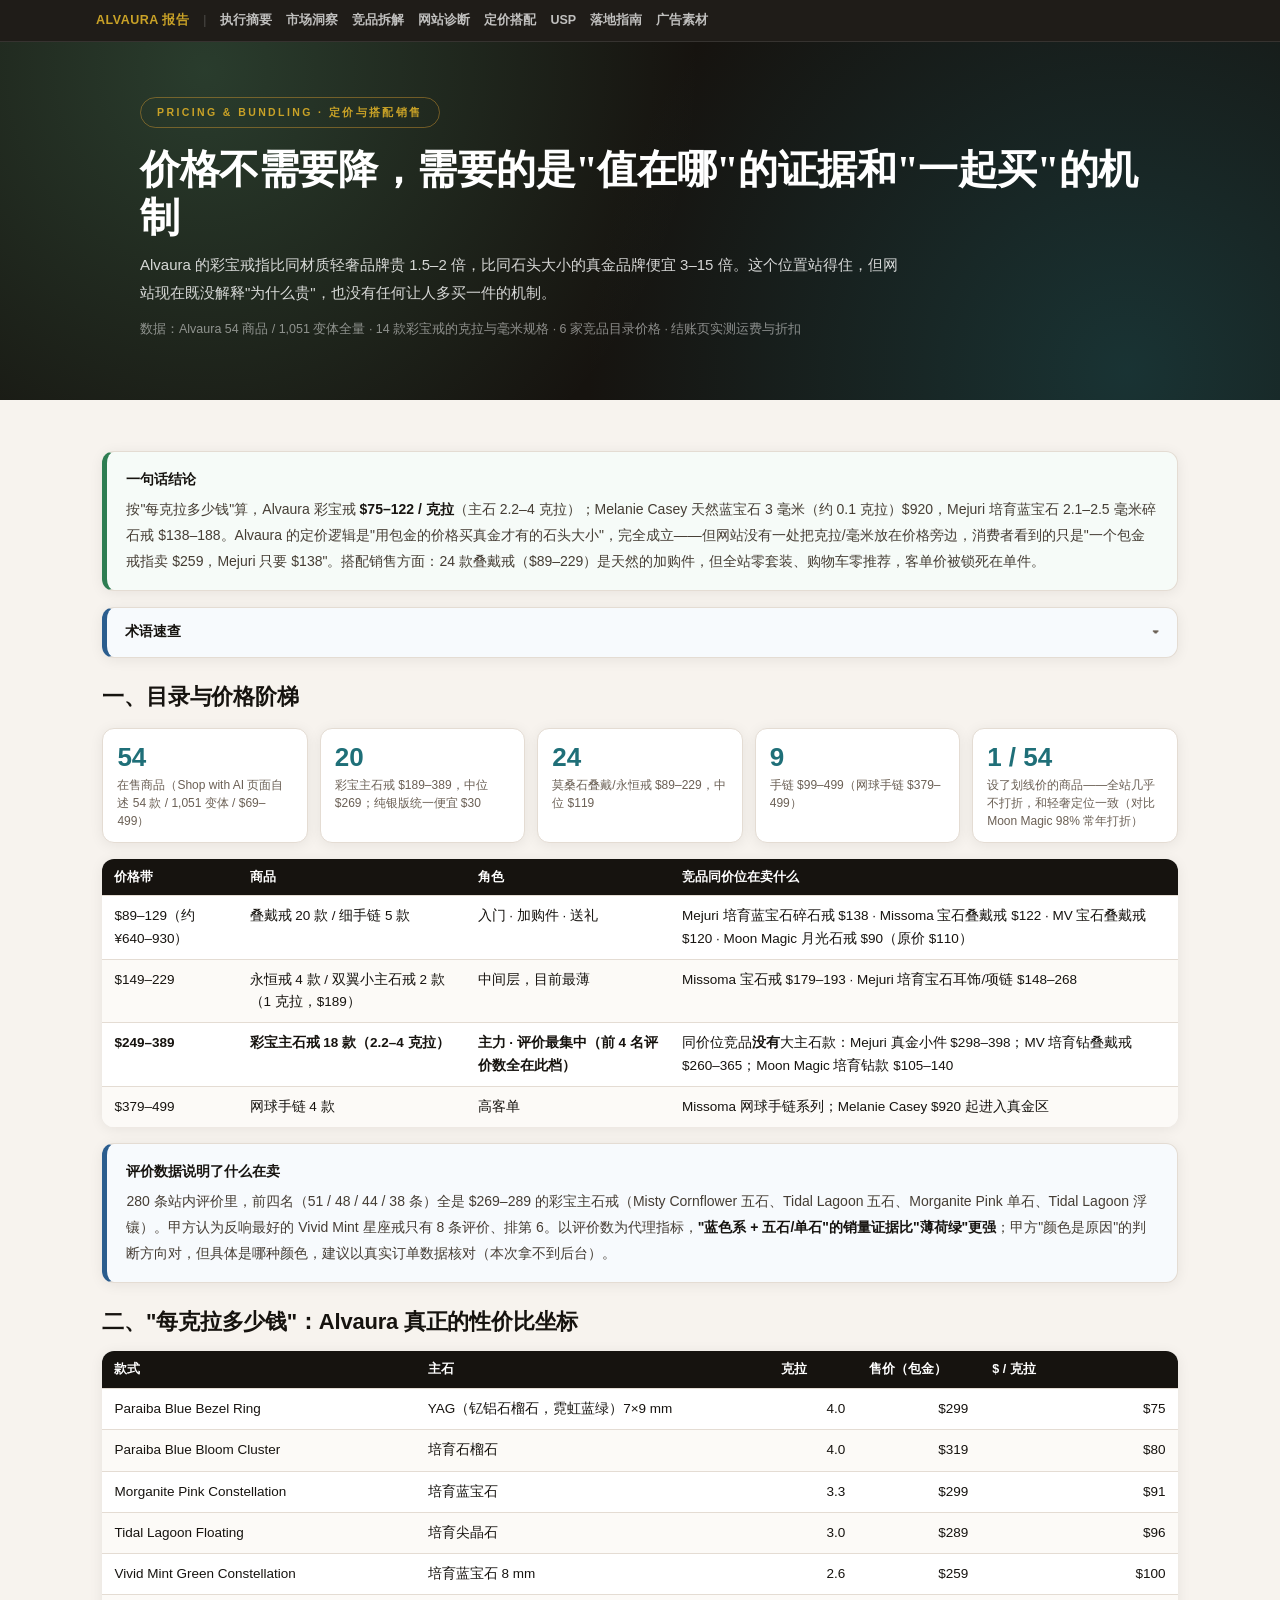
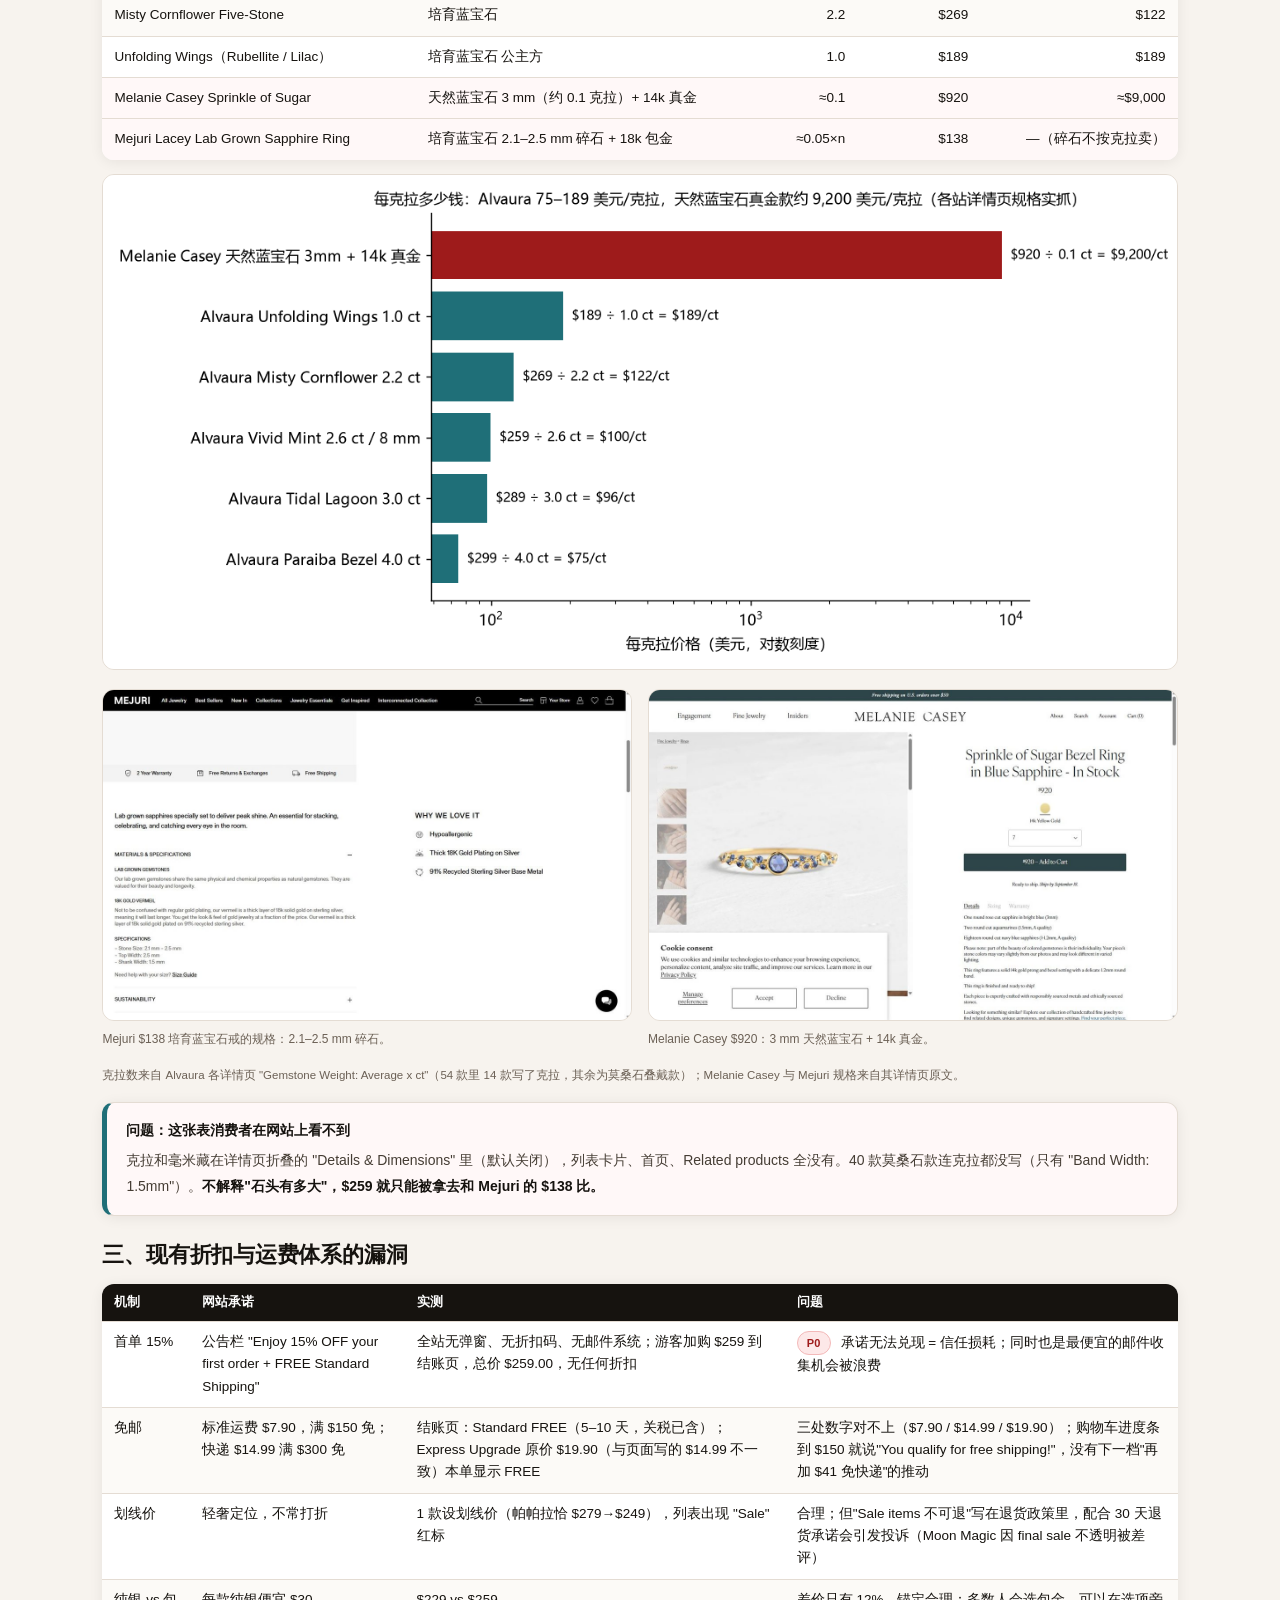
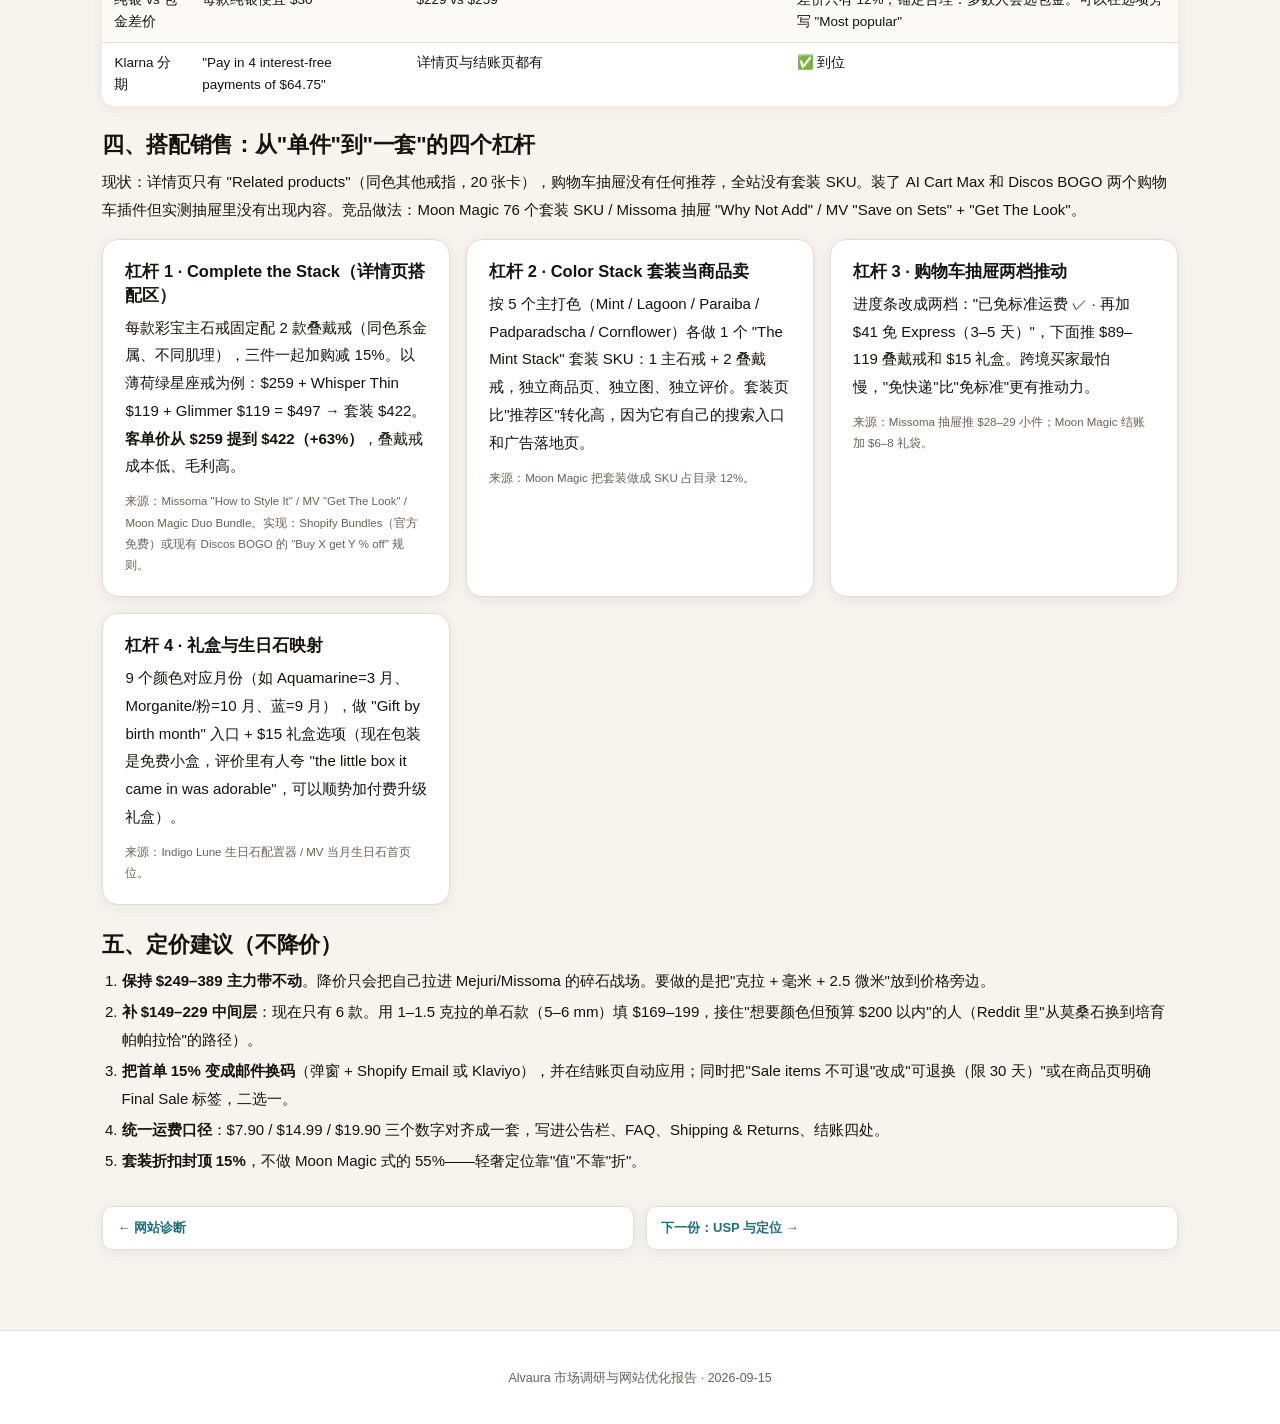
<file: pricing.html>
<!DOCTYPE html>
<html lang="zh-CN">
<head>
<meta charset="UTF-8">
<meta name="viewport" content="width=device-width, initial-scale=1.0">
<title>定价与搭配销售 · Alvaura</title>
<link rel="stylesheet" href="assets/site.css">
<link rel="stylesheet" href="assets/alvaura.css">
</head>
<body>
<div class="topbar"><div class="topbar-in">
  <a class="home" href="index.html">ALVAURA 报告</a><span class="sep">|</span>
  <a href="summary.html">执行摘要</a><a href="market.html">市场洞察</a><a href="competitors.html">竞品拆解</a><a href="site-audit.html">网站诊断</a><a href="pricing.html">定价搭配</a><a href="usp.html">USP</a><a href="action-plan.html">落地指南</a><a href="ads.html">广告素材</a>
</div></div>

<div class="hero">
  <div class="hero-in">
    <div class="eyebrow">Pricing & Bundling · 定价与搭配销售</div>
    <h1>价格不需要降，需要的是"值在哪"的证据和"一起买"的机制</h1>
    <p class="sub">Alvaura 的彩宝戒指比同材质轻奢品牌贵 1.5–2 倍，比同石头大小的真金品牌便宜 3–15 倍。这个位置站得住，但网站现在既没解释"为什么贵"，也没有任何让人多买一件的机制。</p>
    <p class="fine">数据：Alvaura 54 商品 / 1,051 变体全量 · 14 款彩宝戒的克拉与毫米规格 · 6 家竞品目录价格 · 结账页实测运费与折扣</p>
  </div>
</div>

<div class="wrap">

<div class="callout ok">
  <span class="ttl">一句话结论</span>
  按"每克拉多少钱"算，Alvaura 彩宝戒 <b>$75–122 / 克拉</b>（主石 2.2–4 克拉）；Melanie Casey 天然蓝宝石 3 毫米（约 0.1 克拉）$920，Mejuri 培育蓝宝石 2.1–2.5 毫米碎石戒 $138–188。Alvaura 的定价逻辑是"用包金的价格买真金才有的石头大小"，完全成立——但网站没有一处把克拉/毫米放在价格旁边，消费者看到的只是"一个包金戒指卖 $259，Mejuri 只要 $138"。搭配销售方面：24 款叠戴戒（$89–229）是天然的加购件，但全站零套装、购物车零推荐，客单价被锁死在单件。
</div>

<details class="termbox">
  <summary>术语速查</summary>
  <div class="tb-in"><dl>
    <dt>AOV</dt><dd>客单价，每单平均金额。</dd>
    <dt>SKU / 变体</dt><dd>一个可购买的规格（同款不同材质、不同尺码各算一个变体）。Alvaura 54 个商品有 1,051 个变体。</dd>
    <dt>compare-at price</dt><dd>Shopify 的"划线原价"。Alvaura 只有 1 款设了划线价（帕帕拉恰 $279→$249）。</dd>
    <dt>Bundle / Set & Save</dt><dd>套装：多件一起买打折，是轻奢饰品提客单价的标准做法。</dd>
    <dt>免邮门槛</dt><dd>满多少钱免运费。是最常用的"再加一件"杠杆。</dd>
    <dt>$/ct</dt><dd>每克拉价格 = 售价 ÷ 主石克拉数，用来比"石头大小的性价比"。</dd>
  </dl></div>
</details>

<h2>一、目录与价格阶梯</h2>
<div class="stats">
  <div class="stat"><div class="n">54</div><div class="l">在售商品（Shop with AI 页面自述 54 款 / 1,051 变体 / $69–499）</div></div>
  <div class="stat"><div class="n">20</div><div class="l">彩宝主石戒 $189–389，中位 $269；纯银版统一便宜 $30</div></div>
  <div class="stat"><div class="n">24</div><div class="l">莫桑石叠戴/永恒戒 $89–229，中位 $119</div></div>
  <div class="stat"><div class="n">9</div><div class="l">手链 $99–499（网球手链 $379–499）</div></div>
  <div class="stat"><div class="n">1 / 54</div><div class="l">设了划线价的商品——全站几乎不打折，和轻奢定位一致（对比 Moon Magic 98% 常年打折）</div></div>
</div>

<table>
  <thead><tr><th>价格带</th><th>商品</th><th>角色</th><th>竞品同价位在卖什么</th></tr></thead>
  <tbody>
    <tr><td>$89–129（约 ¥640–930）</td><td>叠戴戒 20 款 / 细手链 5 款</td><td>入门 · 加购件 · 送礼</td><td>Mejuri 培育蓝宝石碎石戒 $138 · Missoma 宝石叠戴戒 $122 · MV 宝石叠戴戒 $120 · Moon Magic 月光石戒 $90（原价 $110）</td></tr>
    <tr><td>$149–229</td><td>永恒戒 4 款 / 双翼小主石戒 2 款（1 克拉，$189）</td><td>中间层，目前最薄</td><td>Missoma 宝石戒 $179–193 · Mejuri 培育宝石耳饰/项链 $148–268</td></tr>
    <tr><td><b>$249–389</b></td><td><b>彩宝主石戒 18 款（2.2–4 克拉）</b></td><td><b>主力 · 评价最集中（前 4 名评价数全在此档）</b></td><td>同价位竞品<b>没有</b>大主石款：Mejuri 真金小件 $298–398；MV 培育钻叠戴戒 $260–365；Moon Magic 培育钻款 $105–140</td></tr>
    <tr><td>$379–499</td><td>网球手链 4 款</td><td>高客单</td><td>Missoma 网球手链系列；Melanie Casey $920 起进入真金区</td></tr>
  </tbody>
</table>

<div class="callout info">
  <span class="ttl">评价数据说明了什么在卖</span>
  280 条站内评价里，前四名（51 / 48 / 44 / 38 条）全是 $269–289 的彩宝主石戒（Misty Cornflower 五石、Tidal Lagoon 五石、Morganite Pink 单石、Tidal Lagoon 浮镶）。甲方认为反响最好的 Vivid Mint 星座戒只有 8 条评价、排第 6。以评价数为代理指标，<b>"蓝色系 + 五石/单石"的销量证据比"薄荷绿"更强</b>；甲方"颜色是原因"的判断方向对，但具体是哪种颜色，建议以真实订单数据核对（本次拿不到后台）。
</div>

<h2>二、"每克拉多少钱"：Alvaura 真正的性价比坐标</h2>
<table>
  <thead><tr><th>款式</th><th>主石</th><th>克拉</th><th>售价（包金）</th><th>$ / 克拉</th></tr></thead>
  <tbody>
    <tr><td>Paraiba Blue Bezel Ring</td><td>YAG（钇铝石榴石，霓虹蓝绿）7×9 mm</td><td class="num">4.0</td><td class="num">$299</td><td class="num">$75</td></tr>
    <tr><td>Paraiba Blue Bloom Cluster</td><td>培育石榴石</td><td class="num">4.0</td><td class="num">$319</td><td class="num">$80</td></tr>
    <tr><td>Morganite Pink Constellation</td><td>培育蓝宝石</td><td class="num">3.3</td><td class="num">$299</td><td class="num">$91</td></tr>
    <tr><td>Tidal Lagoon Floating</td><td>培育尖晶石</td><td class="num">3.0</td><td class="num">$289</td><td class="num">$96</td></tr>
    <tr><td>Vivid Mint Green Constellation</td><td>培育蓝宝石 8 mm</td><td class="num">2.6</td><td class="num">$259</td><td class="num">$100</td></tr>
    <tr><td>Misty Cornflower Five-Stone</td><td>培育蓝宝石</td><td class="num">2.2</td><td class="num">$269</td><td class="num">$122</td></tr>
    <tr><td>Unfolding Wings（Rubellite / Lilac）</td><td>培育蓝宝石 公主方</td><td class="num">1.0</td><td class="num">$189</td><td class="num">$189</td></tr>
    <tr style="background:#FFF8F8"><td>Melanie Casey Sprinkle of Sugar</td><td>天然蓝宝石 3 mm（约 0.1 克拉）+ 14k 真金</td><td class="num">≈0.1</td><td class="num">$920</td><td class="num">≈$9,000</td></tr>
    <tr style="background:#FFF8F8"><td>Mejuri Lacey Lab Grown Sapphire Ring</td><td>培育蓝宝石 2.1–2.5 mm 碎石 + 18k 包金</td><td class="num">≈0.05×n</td><td class="num">$138</td><td class="num">—（碎石不按克拉卖）</td></tr>
  </tbody>
</table>
<div class="shot"><img loading="lazy" src="assets/charts/price_per_carat.png" alt="每克拉价格对比图"></div>
<div class="two"><div><div class="shot"><img loading="lazy" src="assets/shots/ev_comp_mejuri_lacey_spec.jpg" alt="Mejuri Lacey 规格 Stone Size 2.1–2.5 mm"></div><p class="shotcap">Mejuri $138 培育蓝宝石戒的规格：2.1–2.5 mm 碎石。</p></div><div><div class="shot"><img loading="lazy" src="assets/shots/ev_comp_melaniecasey_pdp.jpg" alt="Melanie Casey $920 3mm 天然蓝宝石"></div><p class="shotcap">Melanie Casey $920：3 mm 天然蓝宝石 + 14k 真金。</p></div></div>
<p class="src">克拉数来自 Alvaura 各详情页 "Gemstone Weight: Average x ct"（54 款里 14 款写了克拉，其余为莫桑石叠戴款）；Melanie Casey 与 Mejuri 规格来自其详情页原文。</p>
<div class="callout danger">
  <span class="ttl">问题：这张表消费者在网站上看不到</span>
  克拉和毫米藏在详情页折叠的 "Details & Dimensions" 里（默认关闭），列表卡片、首页、Related products 全没有。40 款莫桑石款连克拉都没写（只有 "Band Width: 1.5mm"）。<b>不解释"石头有多大"，$259 就只能被拿去和 Mejuri 的 $138 比。</b>
</div>

<h2>三、现有折扣与运费体系的漏洞</h2>
<table>
  <thead><tr><th>机制</th><th>网站承诺</th><th>实测</th><th>问题</th></tr></thead>
  <tbody>
    <tr><td>首单 15%</td><td>公告栏 "Enjoy 15% OFF your first order + FREE Standard Shipping"</td><td>全站无弹窗、无折扣码、无邮件系统；游客加购 $259 到结账页，总价 $259.00，无任何折扣</td><td><span class="sev p0">P0</span> 承诺无法兑现 = 信任损耗；同时也是最便宜的邮件收集机会被浪费</td></tr>
    <tr><td>免邮</td><td>标准运费 $7.90，满 $150 免；快递 $14.99 满 $300 免</td><td>结账页：Standard FREE（5–10 天，关税已含）；Express Upgrade 原价 $19.90（与页面写的 $14.99 不一致）本单显示 FREE</td><td>三处数字对不上（$7.90 / $14.99 / $19.90）；购物车进度条到 $150 就说"You qualify for free shipping!"，没有下一档"再加 $41 免快递"的推动</td></tr>
    <tr><td>划线价</td><td>轻奢定位，不常打折</td><td>1 款设划线价（帕帕拉恰 $279→$249），列表出现 "Sale" 红标</td><td>合理；但"Sale items 不可退"写在退货政策里，配合 30 天退货承诺会引发投诉（Moon Magic 因 final sale 不透明被差评）</td></tr>
    <tr><td>纯银 vs 包金差价</td><td>每款纯银便宜 $30</td><td>$229 vs $259</td><td>差价只有 12%，锚定合理：多数人会选包金。可以在选项旁写 "Most popular"</td></tr>
    <tr><td>Klarna 分期</td><td>"Pay in 4 interest-free payments of $64.75"</td><td>详情页与结账页都有</td><td>✅ 到位</td></tr>
  </tbody>
</table>

<h2>四、搭配销售：从"单件"到"一套"的四个杠杆</h2>
<p>现状：详情页只有 "Related products"（同色其他戒指，20 张卡），购物车抽屉没有任何推荐，全站没有套装 SKU。装了 AI Cart Max 和 Discos BOGO 两个购物车插件但实测抽屉里没有出现内容。竞品做法：Moon Magic 76 个套装 SKU / Missoma 抽屉 "Why Not Add" / MV "Save on Sets" + "Get The Look"。</p>

<div class="cards c2">
  <div class="card">
    <h3>杠杆 1 · Complete the Stack（详情页搭配区）</h3>
    <p>每款彩宝主石戒固定配 2 款叠戴戒（同色系金属、不同肌理），三件一起加购减 15%。以薄荷绿星座戒为例：$259 + Whisper Thin $119 + Glimmer $119 = $497 → 套装 $422。<b>客单价从 $259 提到 $422（+63%）</b>，叠戴戒成本低、毛利高。</p>
    <p class="src">来源：Missoma "How to Style It" / MV "Get The Look" / Moon Magic Duo Bundle。实现：Shopify Bundles（官方免费）或现有 Discos BOGO 的 "Buy X get Y % off" 规则。</p>
  </div>
  <div class="card">
    <h3>杠杆 2 · Color Stack 套装当商品卖</h3>
    <p>按 5 个主打色（Mint / Lagoon / Paraiba / Padparadscha / Cornflower）各做 1 个 "The Mint Stack" 套装 SKU：1 主石戒 + 2 叠戴戒，独立商品页、独立图、独立评价。套装页比"推荐区"转化高，因为它有自己的搜索入口和广告落地页。</p>
    <p class="src">来源：Moon Magic 把套装做成 SKU 占目录 12%。</p>
  </div>
  <div class="card">
    <h3>杠杆 3 · 购物车抽屉两档推动</h3>
    <p>进度条改成两档："已免标准运费 ✓ · 再加 $41 免 Express（3–5 天）"，下面推 $89–119 叠戴戒和 $15 礼盒。跨境买家最怕慢，"免快递"比"免标准"更有推动力。</p>
    <p class="src">来源：Missoma 抽屉推 $28–29 小件；Moon Magic 结账加 $6–8 礼袋。</p>
  </div>
  <div class="card">
    <h3>杠杆 4 · 礼盒与生日石映射</h3>
    <p>9 个颜色对应月份（如 Aquamarine=3 月、Morganite/粉=10 月、蓝=9 月），做 "Gift by birth month" 入口 + $15 礼盒选项（现在包装是免费小盒，评价里有人夸 "the little box it came in was adorable"，可以顺势加付费升级礼盒）。</p>
    <p class="src">来源：Indigo Lune 生日石配置器 / MV 当月生日石首页位。</p>
  </div>
</div>

<h2>五、定价建议（不降价）</h2>
<ol>
  <li><b>保持 $249–389 主力带不动</b>。降价只会把自己拉进 Mejuri/Missoma 的碎石战场。要做的是把"克拉 + 毫米 + 2.5 微米"放到价格旁边。</li>
  <li><b>补 $149–229 中间层</b>：现在只有 6 款。用 1–1.5 克拉的单石款（5–6 mm）填 $169–199，接住"想要颜色但预算 $200 以内"的人（Reddit 里"从莫桑石换到培育帕帕拉恰"的路径）。</li>
  <li><b>把首单 15% 变成邮件换码</b>（弹窗 + Shopify Email 或 Klaviyo），并在结账页自动应用；同时把"Sale items 不可退"改成"可退换（限 30 天）"或在商品页明确 Final Sale 标签，二选一。</li>
  <li><b>统一运费口径</b>：$7.90 / $14.99 / $19.90 三个数字对齐成一套，写进公告栏、FAQ、Shipping & Returns、结账四处。</li>
  <li><b>套装折扣封顶 15%</b>，不做 Moon Magic 式的 55%——轻奢定位靠"值"不靠"折"。</li>
</ol>

<div class="pagenav"><a href="site-audit.html">← 网站诊断</a><a href="usp.html">下一份：USP 与定位 →</a></div>
</div>
<div class="foot">Alvaura 市场调研与网站优化报告 · 2026-09-15</div>
<script src="assets/site.js"></script>
</body>
</html>
</file>
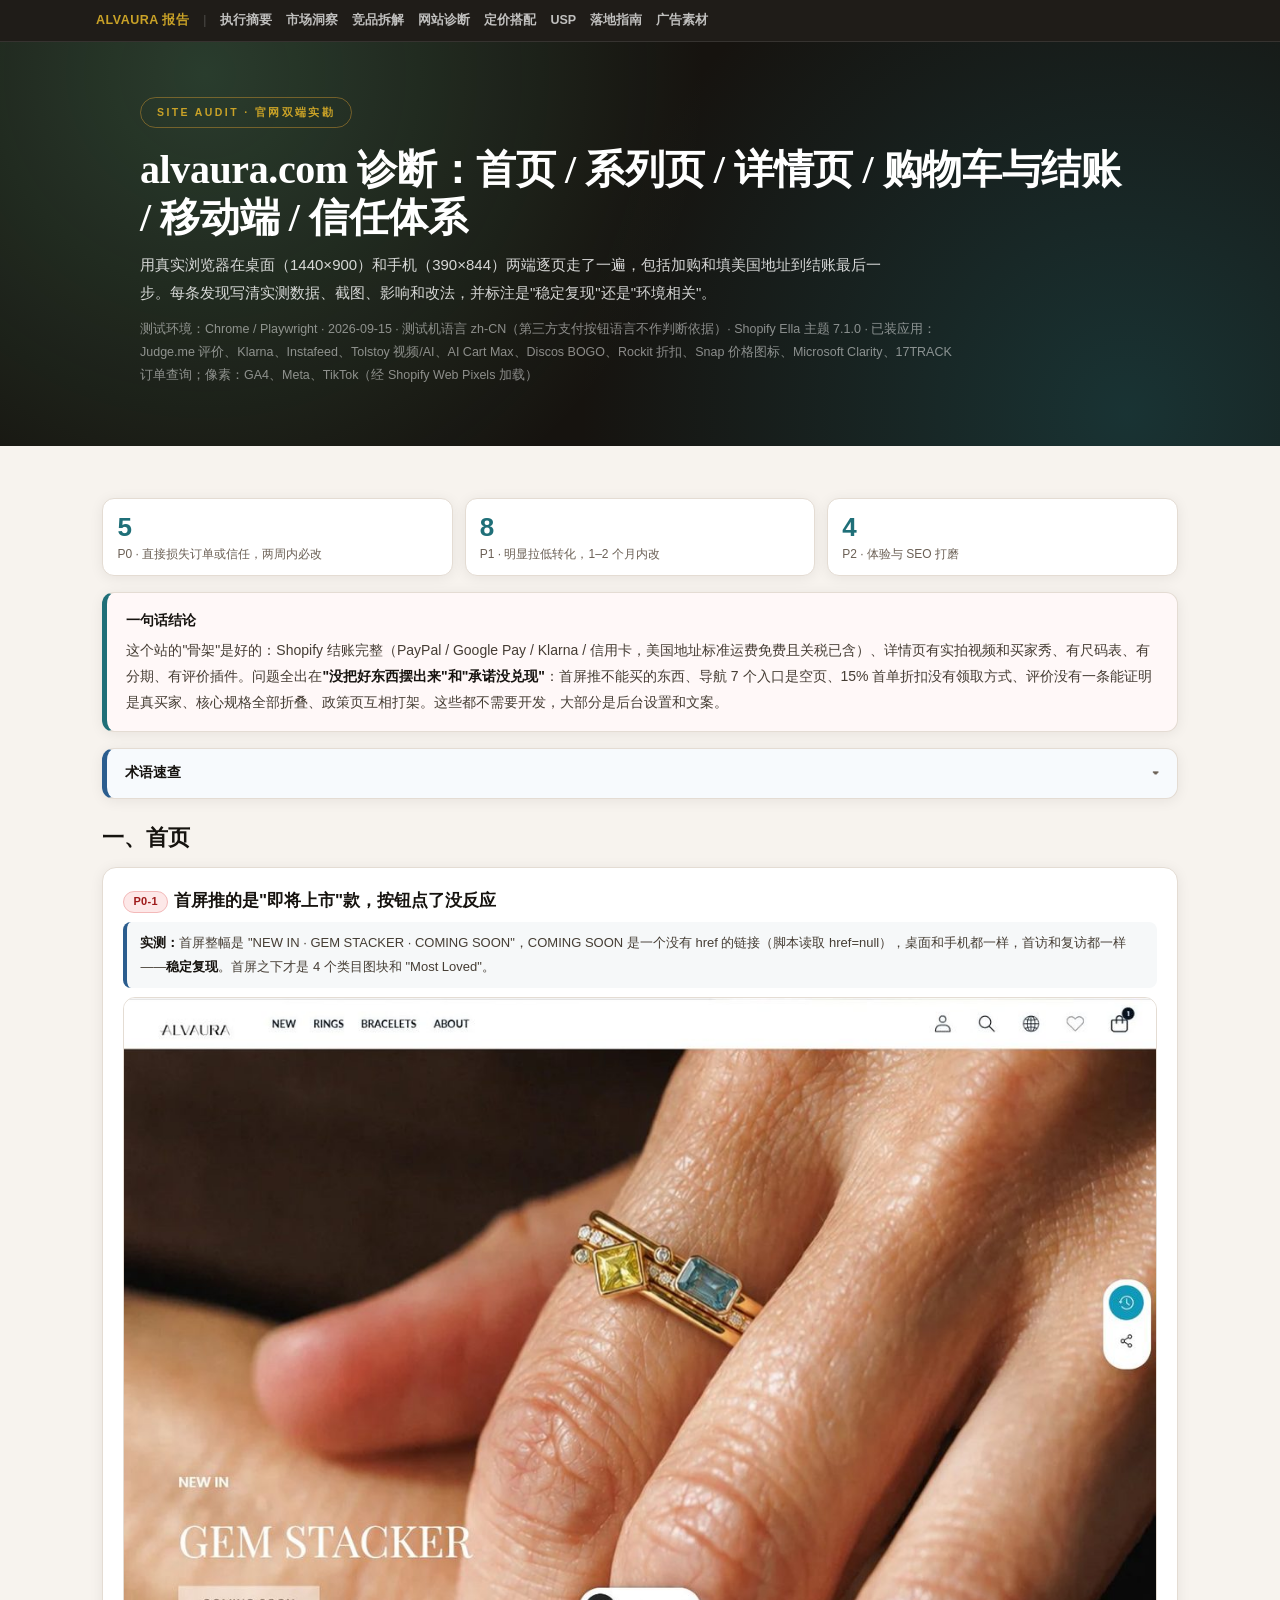
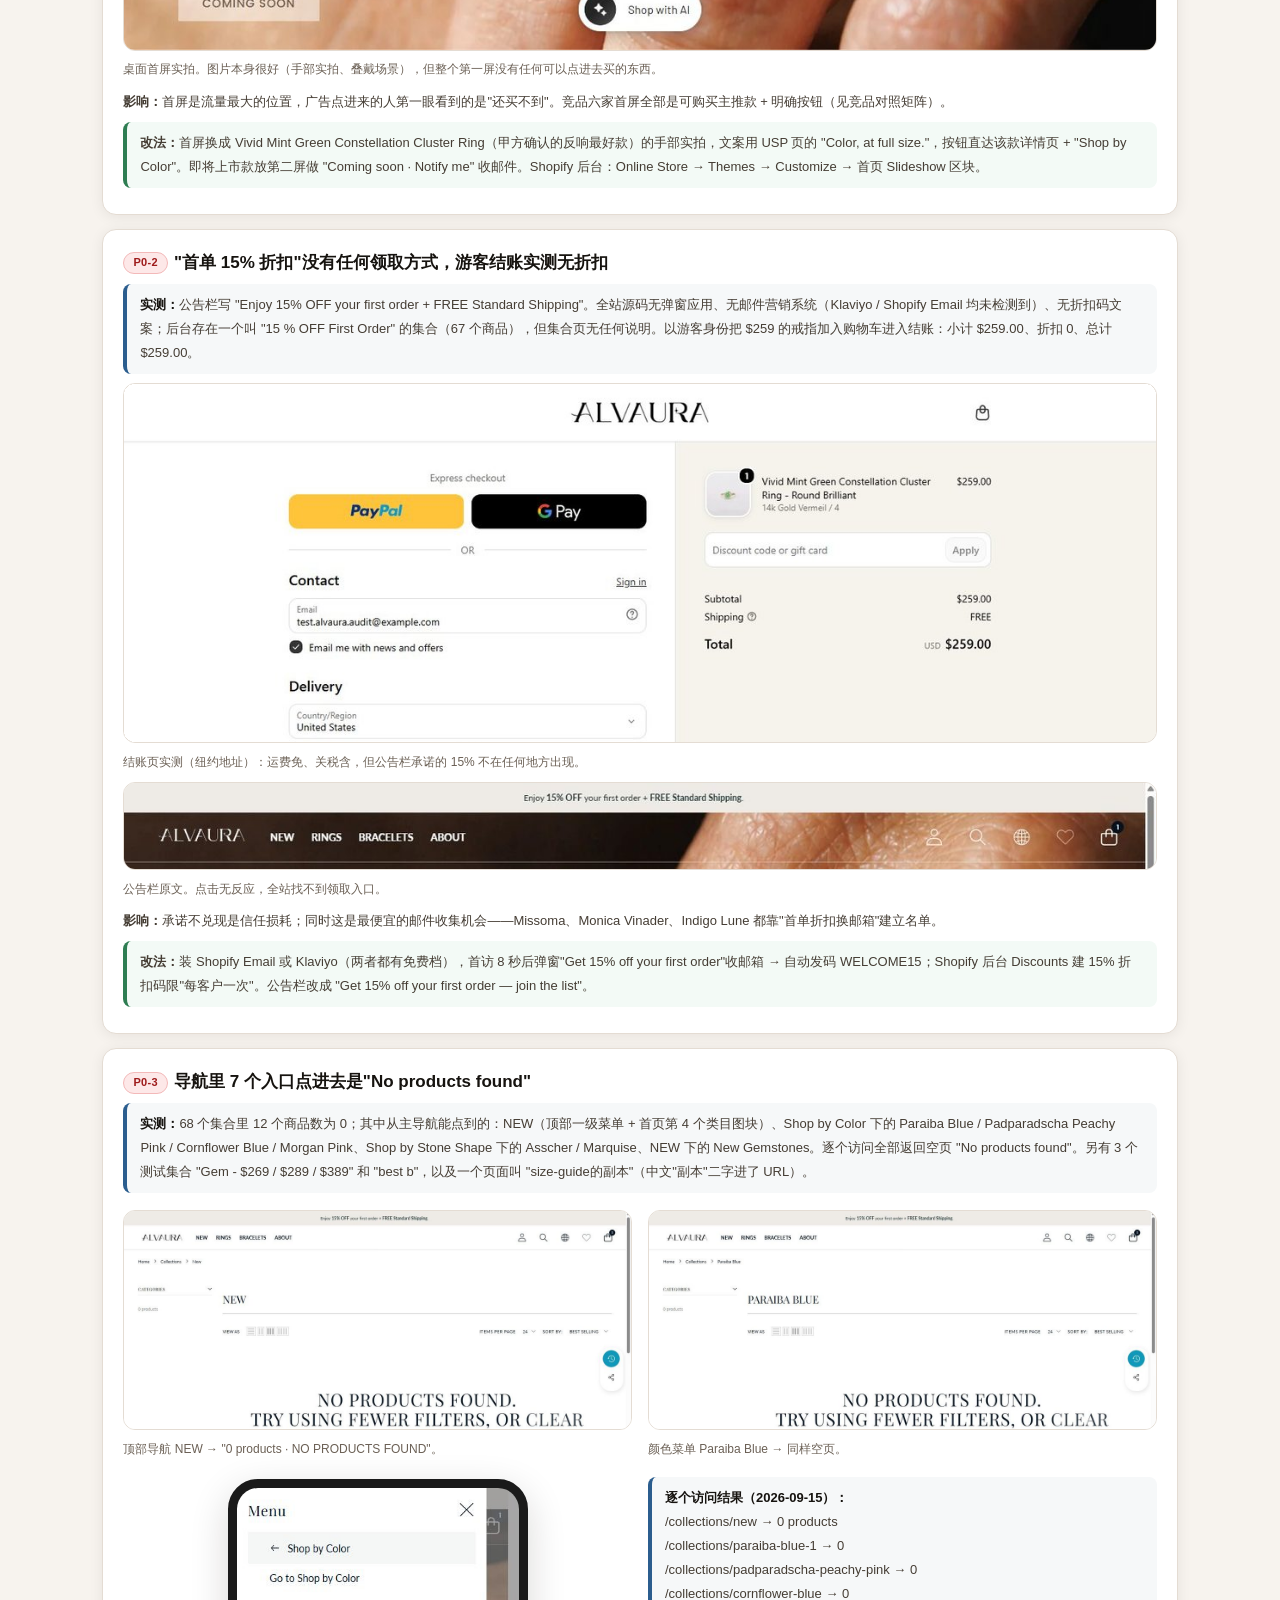
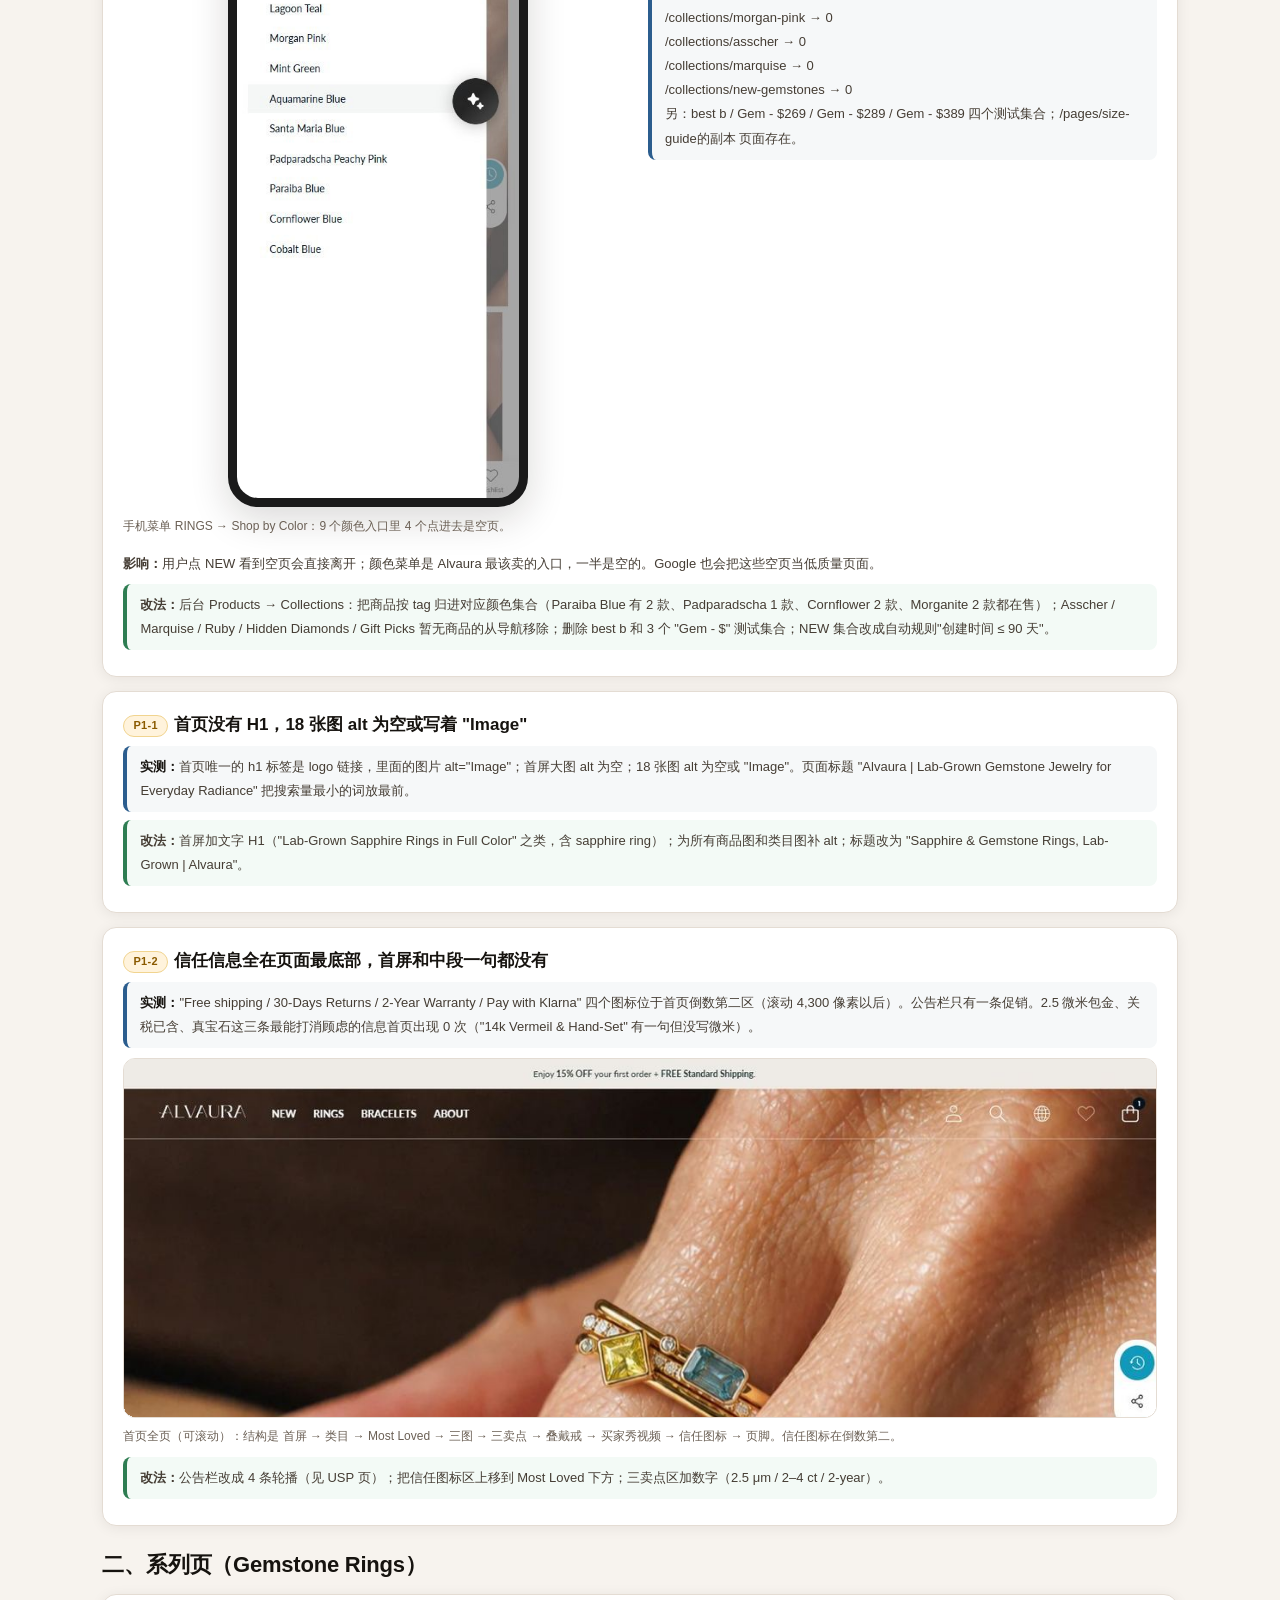
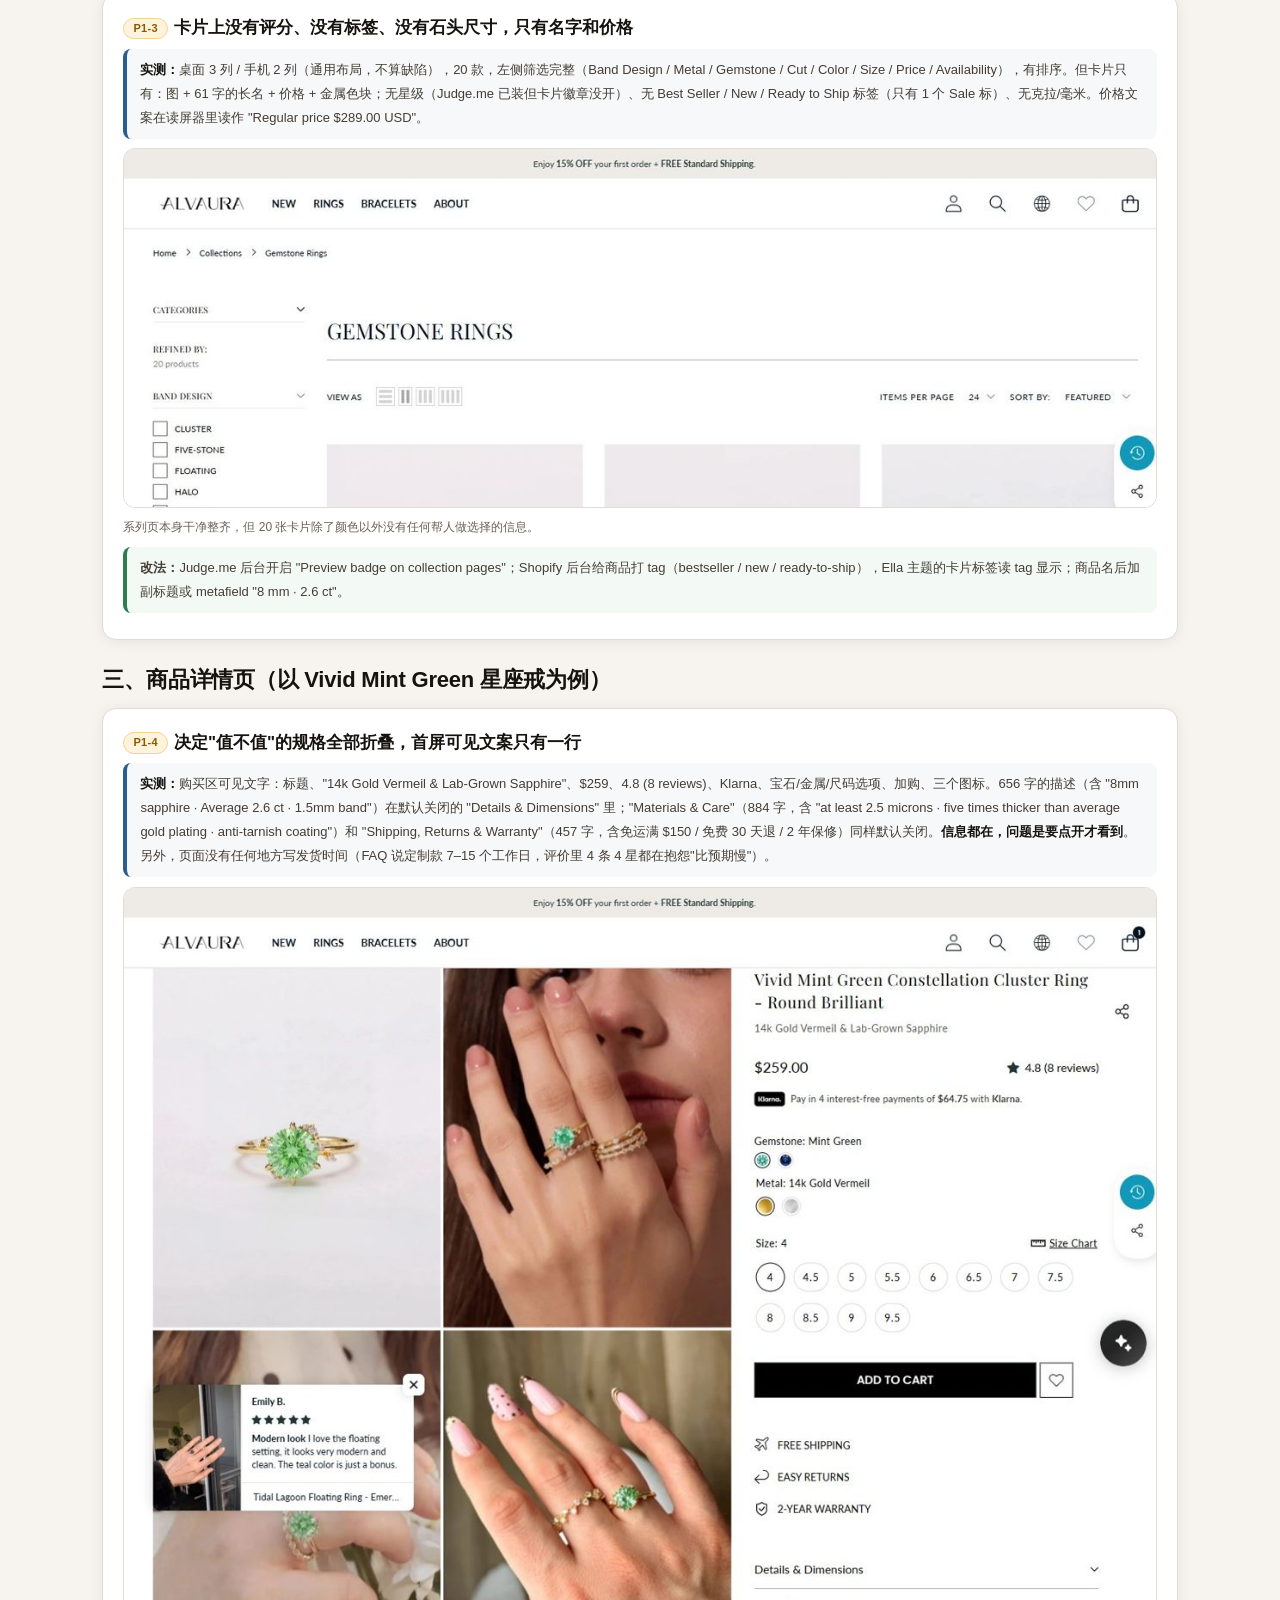
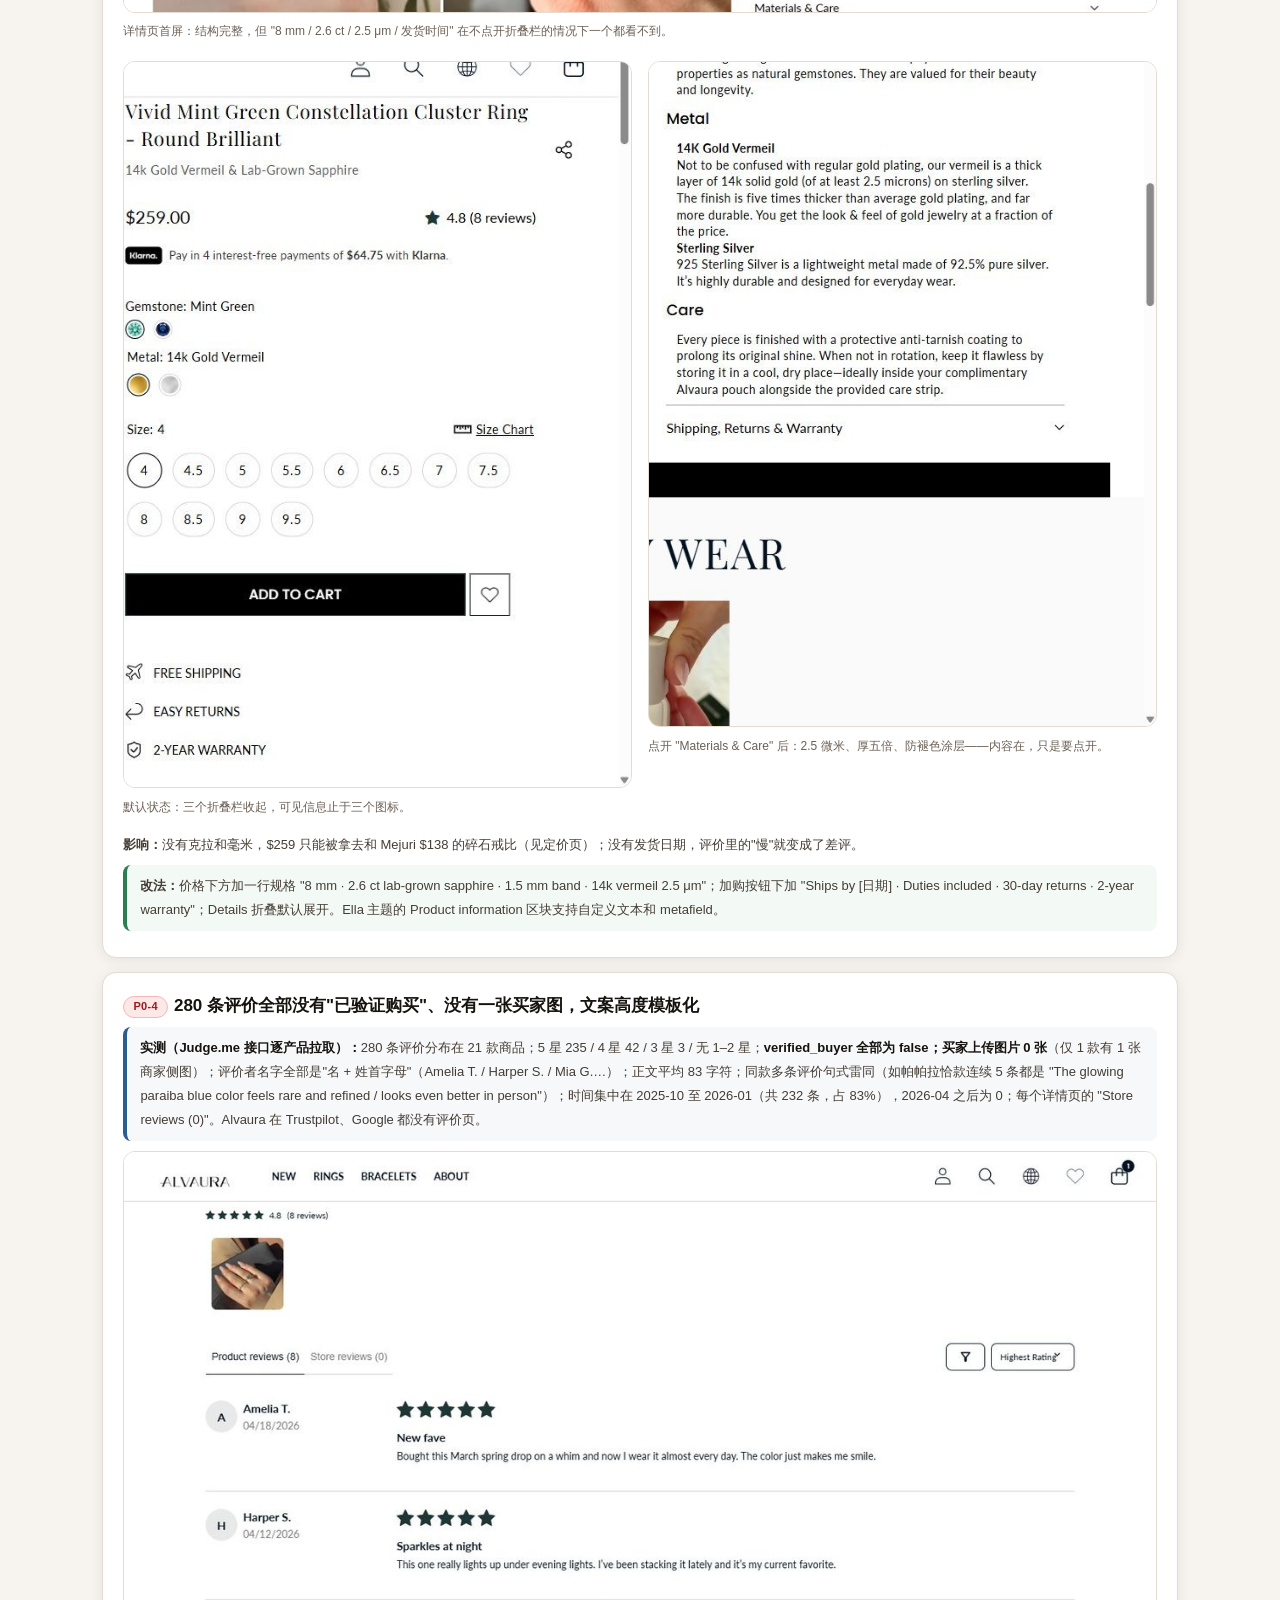
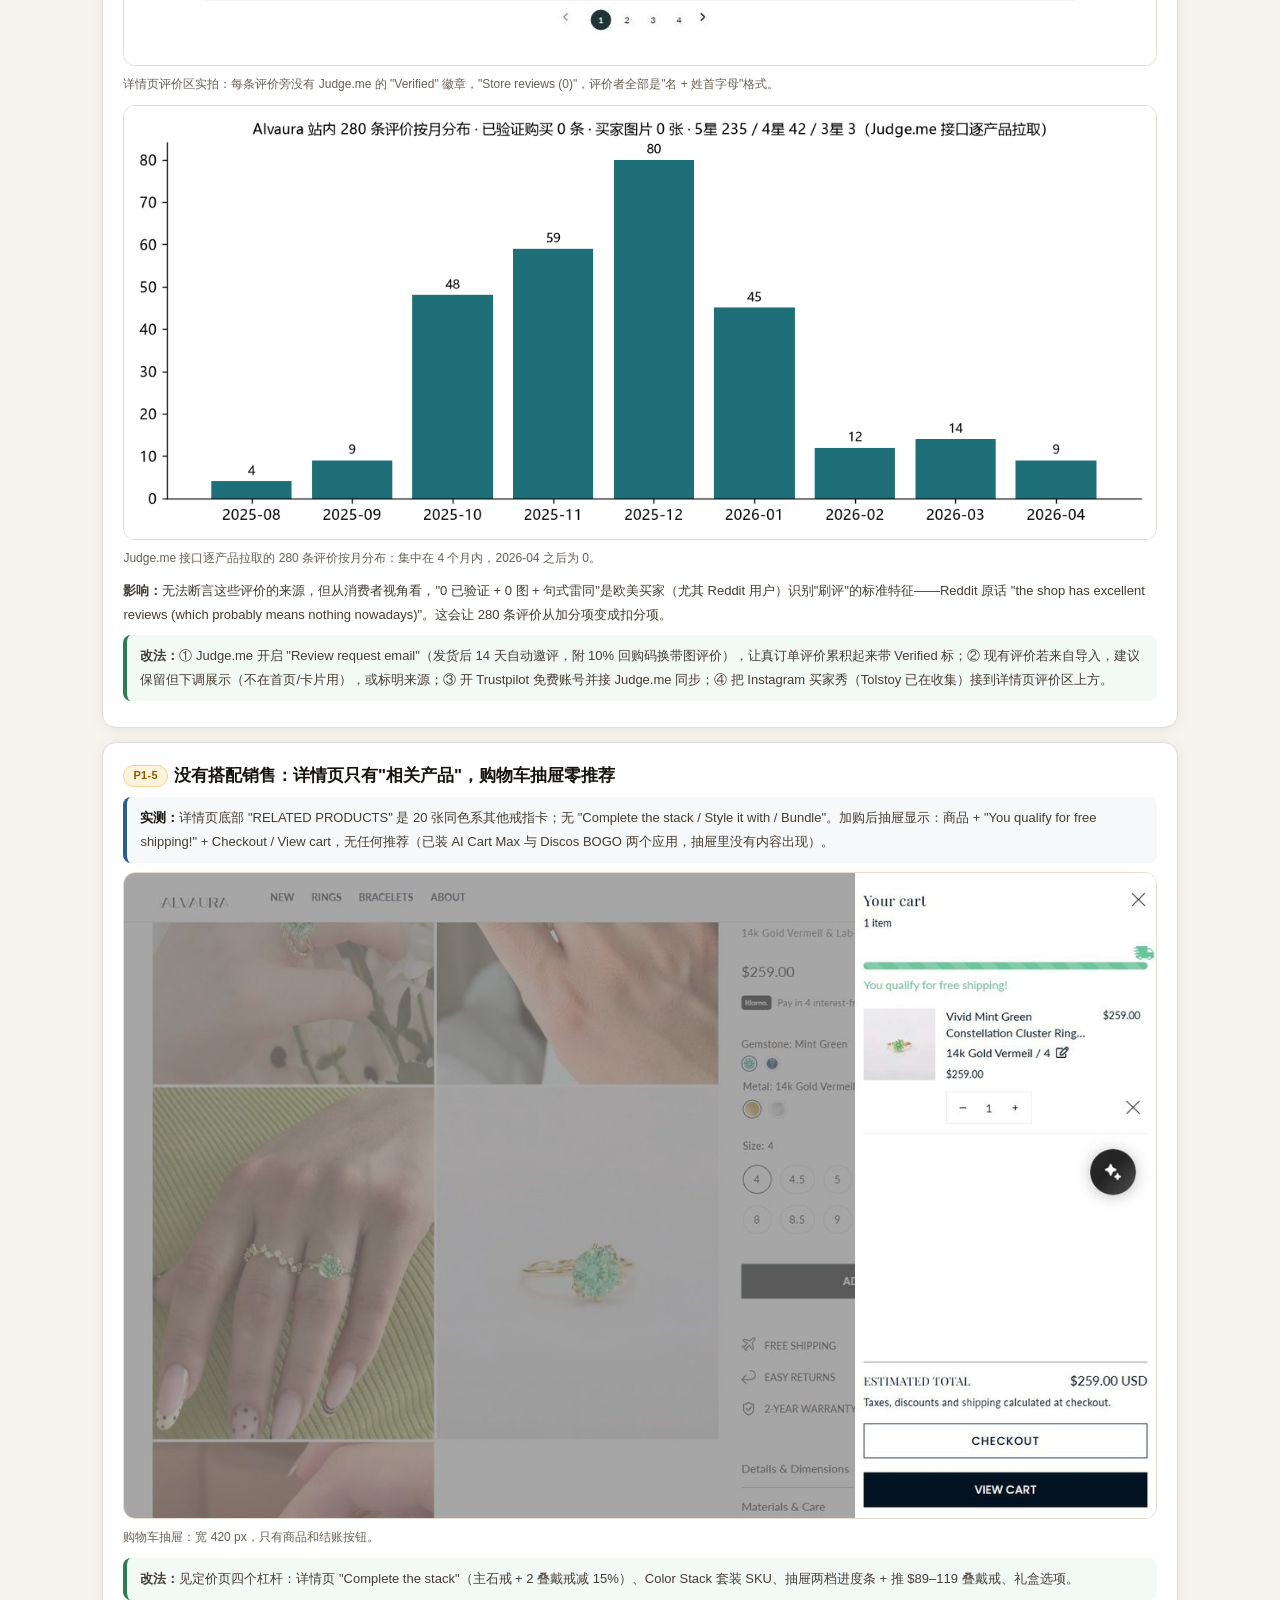
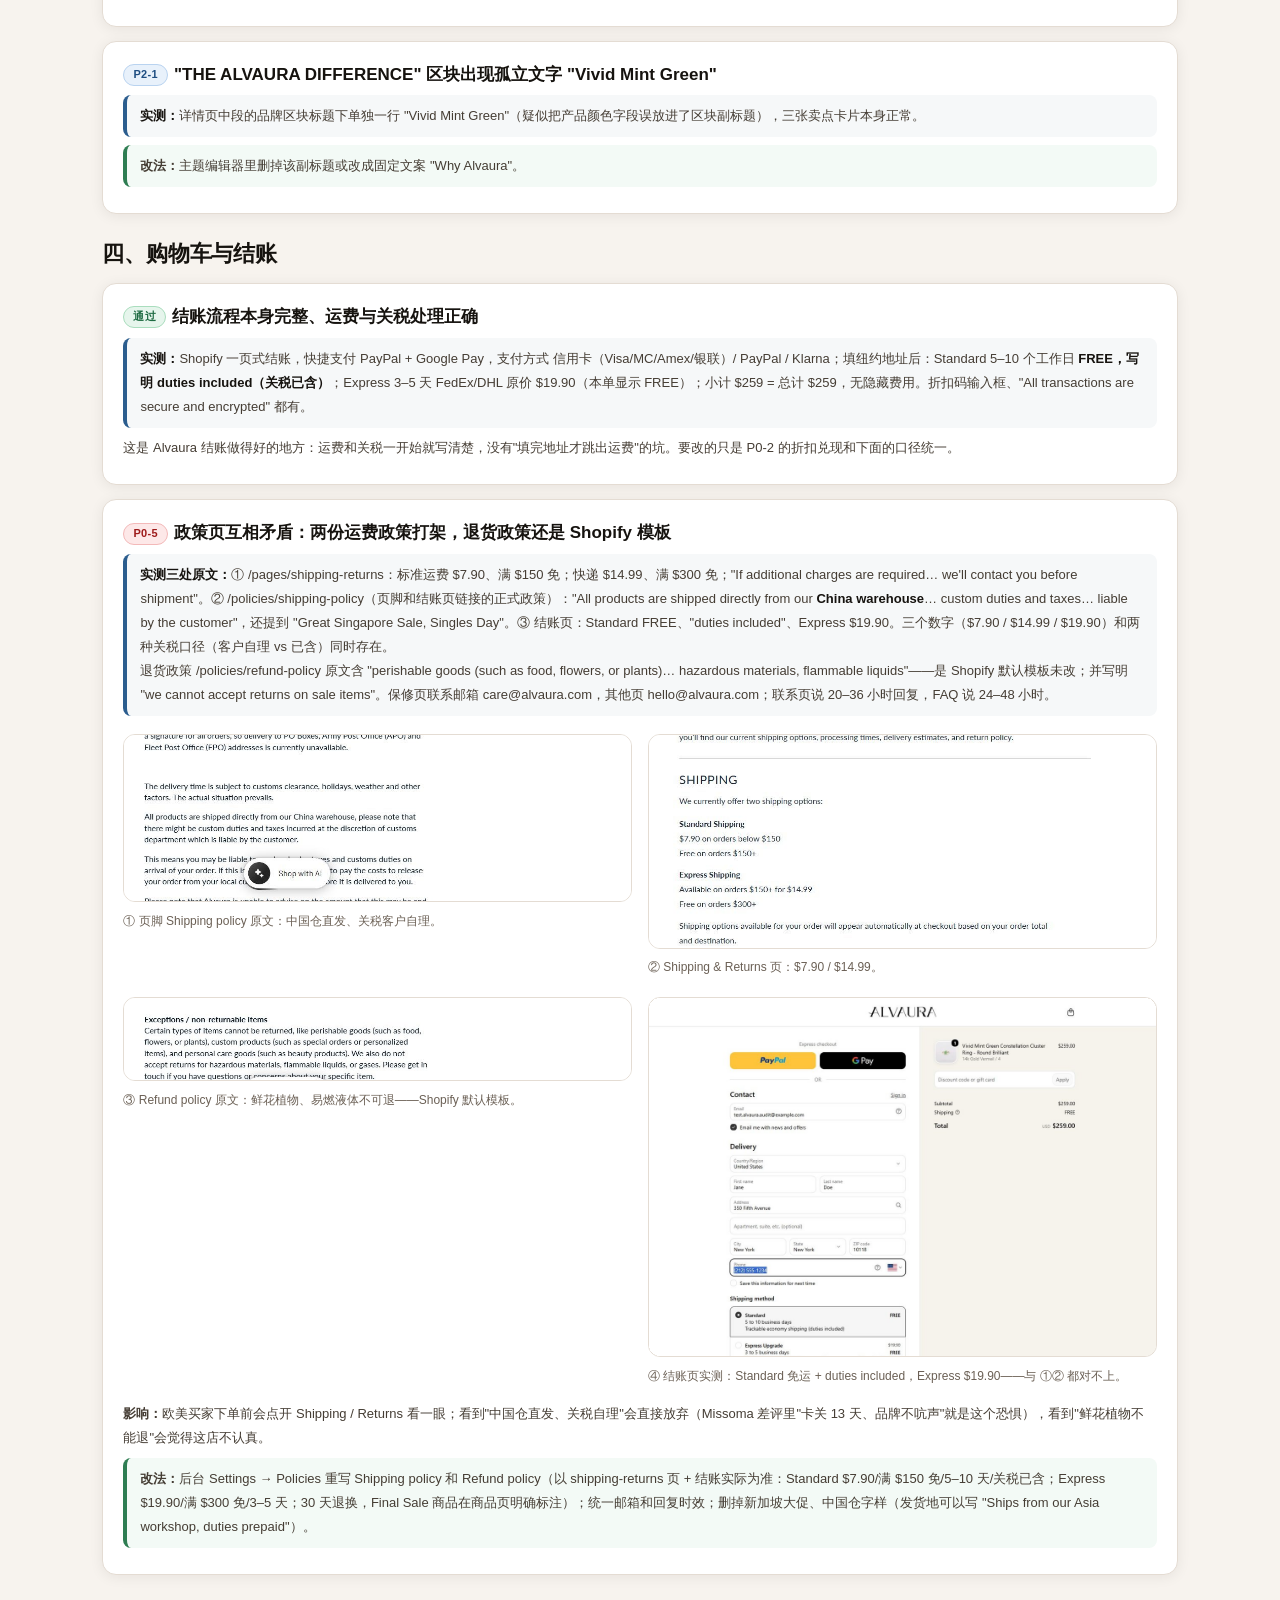
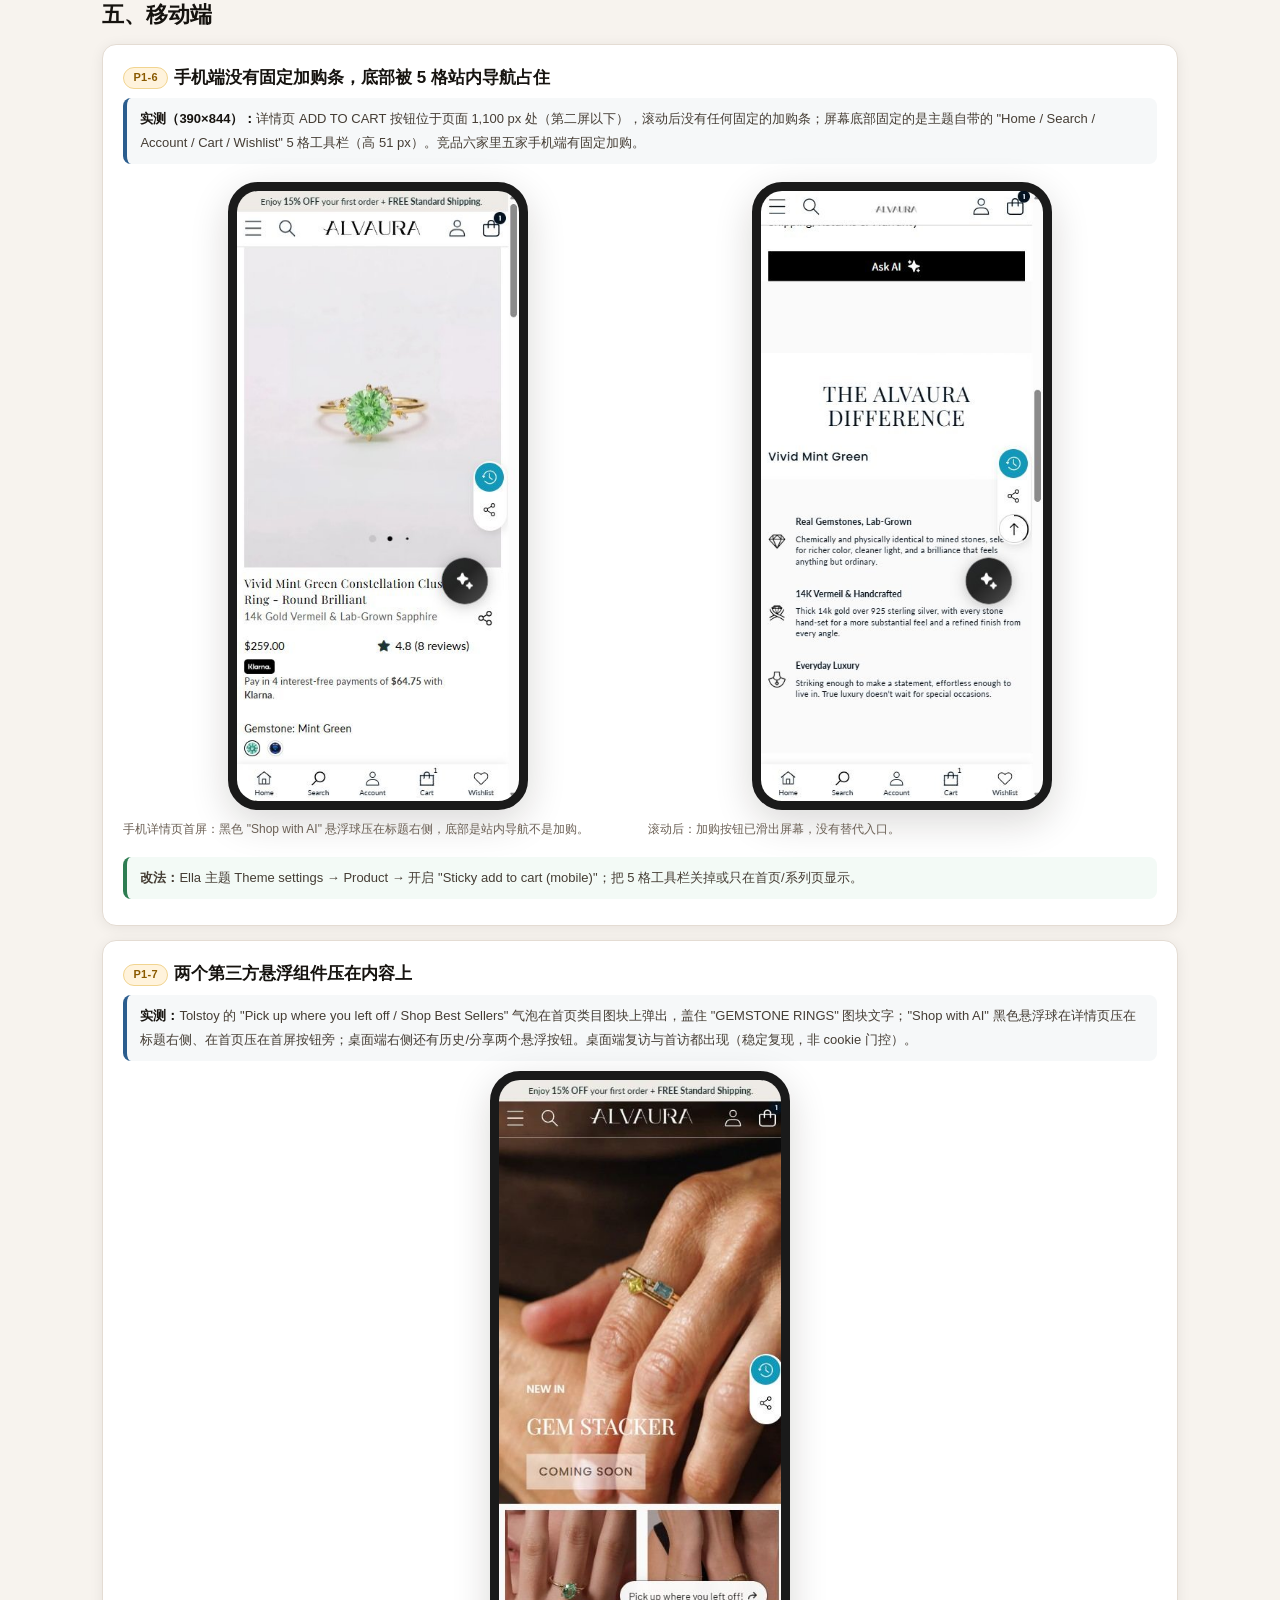
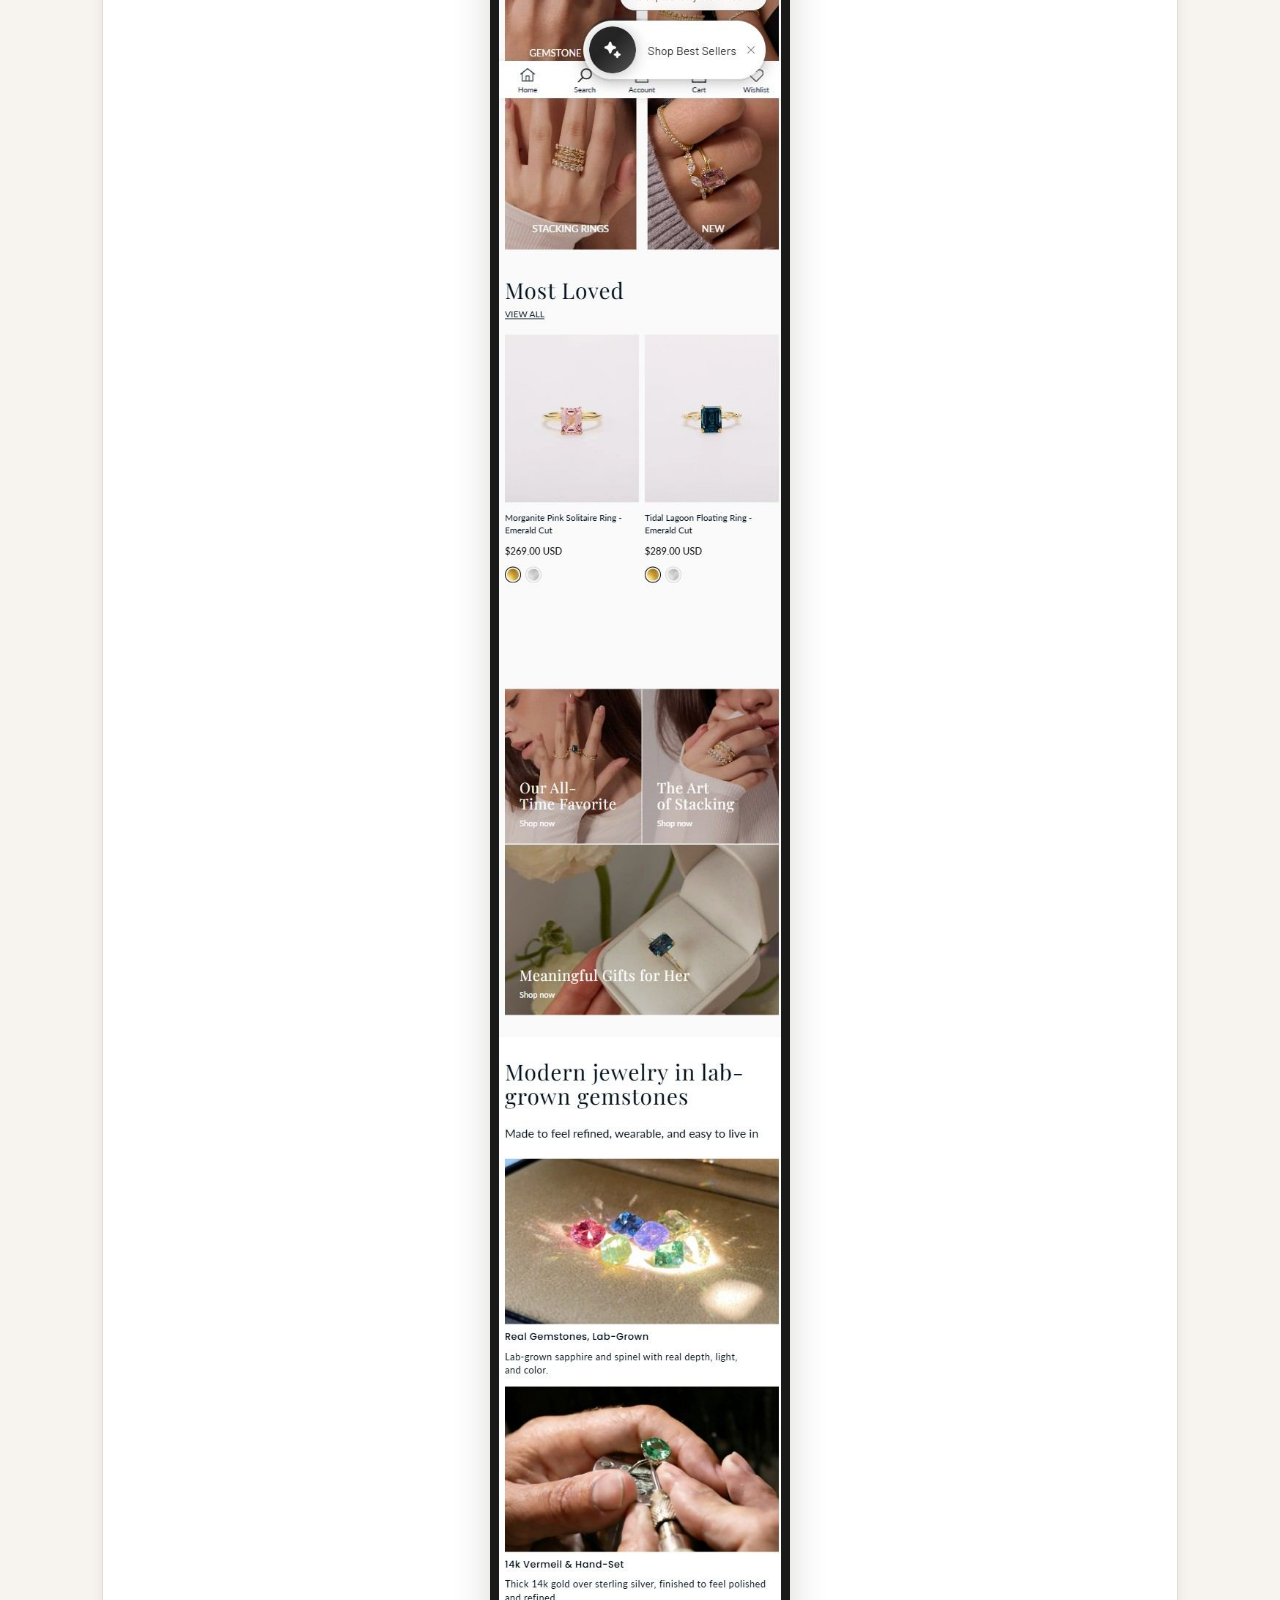
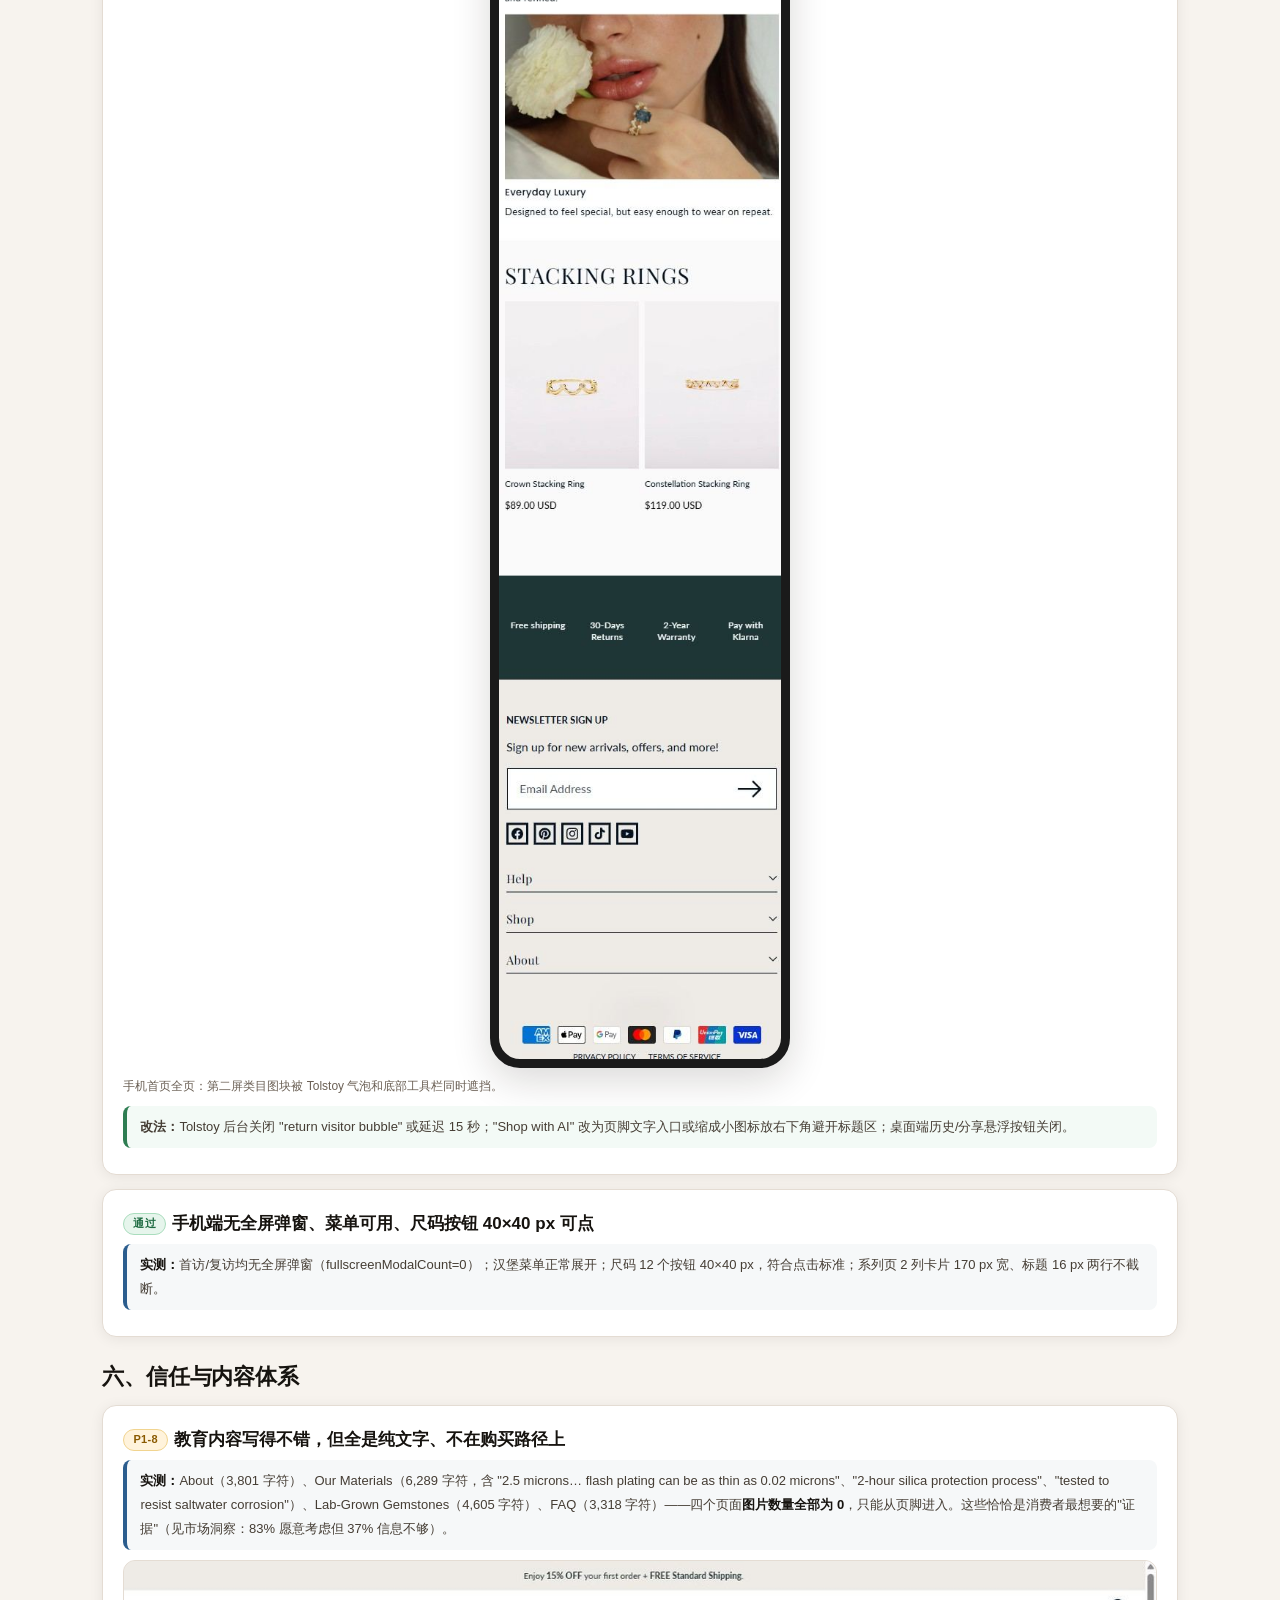
<file: site-audit.html>
<!DOCTYPE html>
<html lang="zh-CN">
<head>
<meta charset="UTF-8">
<meta name="viewport" content="width=device-width, initial-scale=1.0">
<title>网站诊断 · Alvaura</title>
<link rel="stylesheet" href="assets/site.css">
<link rel="stylesheet" href="assets/alvaura.css">
</head>
<body>
<div class="topbar"><div class="topbar-in">
  <a class="home" href="index.html">ALVAURA 报告</a><span class="sep">|</span>
  <a href="summary.html">执行摘要</a><a href="market.html">市场洞察</a><a href="competitors.html">竞品拆解</a><a href="site-audit.html">网站诊断</a><a href="pricing.html">定价搭配</a><a href="usp.html">USP</a><a href="action-plan.html">落地指南</a><a href="ads.html">广告素材</a>
</div></div>

<div class="hero">
  <div class="hero-in">
    <div class="eyebrow">Site Audit · 官网双端实勘</div>
    <h1>alvaura.com 诊断：首页 / 系列页 / 详情页 / 购物车与结账 / 移动端 / 信任体系</h1>
    <p class="sub">用真实浏览器在桌面（1440×900）和手机（390×844）两端逐页走了一遍，包括加购和填美国地址到结账最后一步。每条发现写清实测数据、截图、影响和改法，并标注是"稳定复现"还是"环境相关"。</p>
    <p class="fine">测试环境：Chrome / Playwright · 2026-09-15 · 测试机语言 zh-CN（第三方支付按钮语言不作判断依据）· Shopify Ella 主题 7.1.0 · 已装应用：Judge.me 评价、Klarna、Instafeed、Tolstoy 视频/AI、AI Cart Max、Discos BOGO、Rockit 折扣、Snap 价格图标、Microsoft Clarity、17TRACK 订单查询；像素：GA4、Meta、TikTok（经 Shopify Web Pixels 加载）</p>
  </div>
</div>

<div class="wrap">

<div class="stats">
  <div class="stat"><div class="n">5</div><div class="l">P0 · 直接损失订单或信任，两周内必改</div></div>
  <div class="stat"><div class="n">8</div><div class="l">P1 · 明显拉低转化，1–2 个月内改</div></div>
  <div class="stat"><div class="n">4</div><div class="l">P2 · 体验与 SEO 打磨</div></div>
</div>

<div class="callout danger">
  <span class="ttl">一句话结论</span>
  这个站的"骨架"是好的：Shopify 结账完整（PayPal / Google Pay / Klarna / 信用卡，美国地址标准运费免费且关税已含）、详情页有实拍视频和买家秀、有尺码表、有分期、有评价插件。问题全出在<b>"没把好东西摆出来"和"承诺没兑现"</b>：首屏推不能买的东西、导航 7 个入口是空页、15% 首单折扣没有领取方式、评价没有一条能证明是真买家、核心规格全部折叠、政策页互相打架。这些都不需要开发，大部分是后台设置和文案。
</div>

<details class="termbox">
  <summary>术语速查</summary>
  <div class="tb-in"><dl>
    <dt>P0 / P1 / P2</dt><dd>优先级：P0 = 直接掉单或伤信任、两周内必改；P1 = 明显拉低转化；P2 = 打磨项。</dd>
    <dt>稳定复现</dt><dd>桌面和手机、首次访问和再次访问都出现，不依赖 cookie 或地区。</dd>
    <dt>Hero / 首屏</dt><dd>打开网页不滚动就看到的第一屏大图区。</dd>
    <dt>CTA</dt><dd>行动按钮（Shop now / Add to cart）。</dd>
    <dt>PDP / PLP</dt><dd>商品详情页 / 系列列表页。</dd>
    <dt>Sticky add-to-cart</dt><dd>手机端滚动时固定在屏幕底部的加购条。</dd>
    <dt>Verified buyer</dt><dd>评价插件根据真实订单打的"已验证购买"标记。</dd>
    <dt>H1 / alt</dt><dd>网页主标题标签 / 图片的文字说明——Google 靠这两样理解页面。</dd>
    <dt>Web Pixels</dt><dd>Shopify 新版像素加载方式，Meta/TikTok 像素通过它加载，在网页源码里看不到传统脚本。</dd>
  </dl></div>
</details>

<h2>一、首页</h2>

<div class="finding">
  <h3><span class="sev p0">P0-1</span>首屏推的是"即将上市"款，按钮点了没反应</h3>
  <div class="ev"><b>实测：</b>首屏整幅是 "NEW IN · GEM STACKER · COMING SOON"，COMING SOON 是一个没有 href 的链接（脚本读取 href=null），桌面和手机都一样，首访和复访都一样——<b>稳定复现</b>。首屏之下才是 4 个类目图块和 "Most Loved"。</div>
  <div class="shot"><img loading="lazy" src="assets/shots/evidence_home_hero_desktop.jpg" alt="Alvaura 首页首屏：手部特写叠戴戒，文字 NEW IN GEM STACKER，灰色 COMING SOON 按钮"></div>
  <p class="shotcap">桌面首屏实拍。图片本身很好（手部实拍、叠戴场景），但整个第一屏没有任何可以点进去买的东西。</p>
  <div class="impact"><b>影响：</b>首屏是流量最大的位置，广告点进来的人第一眼看到的是"还买不到"。竞品六家首屏全部是可购买主推款 + 明确按钮（见竞品对照矩阵）。</div>
  <div class="fix"><b>改法：</b>首屏换成 Vivid Mint Green Constellation Cluster Ring（甲方确认的反响最好款）的手部实拍，文案用 USP 页的 "Color, at full size."，按钮直达该款详情页 + "Shop by Color"。即将上市款放第二屏做 "Coming soon · Notify me" 收邮件。Shopify 后台：Online Store → Themes → Customize → 首页 Slideshow 区块。</div>
</div>

<div class="finding">
  <h3><span class="sev p0">P0-2</span>"首单 15% 折扣"没有任何领取方式，游客结账实测无折扣</h3>
  <div class="ev"><b>实测：</b>公告栏写 "Enjoy 15% OFF your first order + FREE Standard Shipping"。全站源码无弹窗应用、无邮件营销系统（Klaviyo / Shopify Email 均未检测到）、无折扣码文案；后台存在一个叫 "15 % OFF First Order" 的集合（67 个商品），但集合页无任何说明。以游客身份把 $259 的戒指加入购物车进入结账：小计 $259.00、折扣 0、总计 $259.00。</div>
  <div class="shot tall short"><img loading="lazy" src="assets/shots/checkout_shipping_us_desktop.jpg" alt="Alvaura 结账页：填入纽约地址后，Standard FREE 5–10 天关税已含，Express Upgrade 原价 $19.90 显示 FREE，小计 $259 总计 $259 无折扣"></div>
  <p class="shotcap">结账页实测（纽约地址）：运费免、关税含，但公告栏承诺的 15% 不在任何地方出现。</p>
  <div class="shot"><img loading="lazy" src="assets/shots/ev_announcement_15off.jpg" alt="Alvaura 公告栏：Enjoy 15% OFF your first order + FREE Standard Shipping"></div>
  <p class="shotcap">公告栏原文。点击无反应，全站找不到领取入口。</p>
  <div class="impact"><b>影响：</b>承诺不兑现是信任损耗；同时这是最便宜的邮件收集机会——Missoma、Monica Vinader、Indigo Lune 都靠"首单折扣换邮箱"建立名单。</div>
  <div class="fix"><b>改法：</b>装 Shopify Email 或 Klaviyo（两者都有免费档），首访 8 秒后弹窗"Get 15% off your first order"收邮箱 → 自动发码 WELCOME15；Shopify 后台 Discounts 建 15% 折扣码限"每客户一次"。公告栏改成 "Get 15% off your first order — join the list"。</div>
</div>

<div class="finding">
  <h3><span class="sev p0">P0-3</span>导航里 7 个入口点进去是"No products found"</h3>
  <div class="ev"><b>实测：</b>68 个集合里 12 个商品数为 0；其中从主导航能点到的：NEW（顶部一级菜单 + 首页第 4 个类目图块）、Shop by Color 下的 Paraiba Blue / Padparadscha Peachy Pink / Cornflower Blue / Morgan Pink、Shop by Stone Shape 下的 Asscher / Marquise、NEW 下的 New Gemstones。逐个访问全部返回空页 "No products found"。另有 3 个测试集合 "Gem - $269 / $289 / $389" 和 "best b"，以及一个页面叫 "size-guide的副本"（中文"副本"二字进了 URL）。</div>
  <div class="two"><div><div class="shot"><img loading="lazy" src="assets/shots/ev_collection_new_empty.jpg" alt="Alvaura NEW 集合页：0 products，NO PRODUCTS FOUND"></div><p class="shotcap">顶部导航 NEW → "0 products · NO PRODUCTS FOUND"。</p></div><div><div class="shot"><img loading="lazy" src="assets/shots/ev_collection_paraiba_empty.jpg" alt="Alvaura Paraiba Blue 集合页：NO PRODUCTS FOUND"></div><p class="shotcap">颜色菜单 Paraiba Blue → 同样空页。</p></div></div>
  <div class="two"><div><div class="phone"><img loading="lazy" src="assets/shots/ev_nav_mobile_colors.jpg" alt="Alvaura 手机端菜单 RINGS → Shop by Color 列表，含 Padparadscha Peachy Pink、Paraiba Blue、Cornflower Blue 等"></div><p class="shotcap">手机菜单 RINGS → Shop by Color：9 个颜色入口里 4 个点进去是空页。</p></div><div><div class="ev"><b>逐个访问结果（2026-09-15）：</b><br>/collections/new → 0 products<br>/collections/paraiba-blue-1 → 0<br>/collections/padparadscha-peachy-pink → 0<br>/collections/cornflower-blue → 0<br>/collections/morgan-pink → 0<br>/collections/asscher → 0<br>/collections/marquise → 0<br>/collections/new-gemstones → 0<br>另：best b / Gem - $269 / Gem - $289 / Gem - $389 四个测试集合；/pages/size-guide的副本 页面存在。</div></div></div>
  <div class="impact"><b>影响：</b>用户点 NEW 看到空页会直接离开；颜色菜单是 Alvaura 最该卖的入口，一半是空的。Google 也会把这些空页当低质量页面。</div>
  <div class="fix"><b>改法：</b>后台 Products → Collections：把商品按 tag 归进对应颜色集合（Paraiba Blue 有 2 款、Padparadscha 1 款、Cornflower 2 款、Morganite 2 款都在售）；Asscher / Marquise / Ruby / Hidden Diamonds / Gift Picks 暂无商品的从导航移除；删除 best b 和 3 个 "Gem - $" 测试集合；NEW 集合改成自动规则"创建时间 ≤ 90 天"。</div>
</div>

<div class="finding">
  <h3><span class="sev p1">P1-1</span>首页没有 H1，18 张图 alt 为空或写着 "Image"</h3>
  <div class="ev"><b>实测：</b>首页唯一的 h1 标签是 logo 链接，里面的图片 alt="Image"；首屏大图 alt 为空；18 张图 alt 为空或 "Image"。页面标题 "Alvaura | Lab-Grown Gemstone Jewelry for Everyday Radiance" 把搜索量最小的词放最前。</div>
  <div class="fix"><b>改法：</b>首屏加文字 H1（"Lab-Grown Sapphire Rings in Full Color" 之类，含 sapphire ring）；为所有商品图和类目图补 alt；标题改为 "Sapphire & Gemstone Rings, Lab-Grown | Alvaura"。</div>
</div>

<div class="finding">
  <h3><span class="sev p1">P1-2</span>信任信息全在页面最底部，首屏和中段一句都没有</h3>
  <div class="ev"><b>实测：</b>"Free shipping / 30-Days Returns / 2-Year Warranty / Pay with Klarna" 四个图标位于首页倒数第二区（滚动 4,300 像素以后）。公告栏只有一条促销。2.5 微米包金、关税已含、真宝石这三条最能打消顾虑的信息首页出现 0 次（"14k Vermeil & Hand-Set" 有一句但没写微米）。</div>
  <div class="shot tall short"><img loading="lazy" src="assets/shots/home_desktop_full.jpg" alt="Alvaura 首页桌面全页截图"></div>
  <p class="shotcap">首页全页（可滚动）：结构是 首屏 → 类目 → Most Loved → 三图 → 三卖点 → 叠戴戒 → 买家秀视频 → 信任图标 → 页脚。信任图标在倒数第二。</p>
  <div class="fix"><b>改法：</b>公告栏改成 4 条轮播（见 USP 页）；把信任图标区上移到 Most Loved 下方；三卖点区加数字（2.5 μm / 2–4 ct / 2-year）。</div>
</div>

<h2>二、系列页（Gemstone Rings）</h2>

<div class="finding">
  <h3><span class="sev p1">P1-3</span>卡片上没有评分、没有标签、没有石头尺寸，只有名字和价格</h3>
  <div class="ev"><b>实测：</b>桌面 3 列 / 手机 2 列（通用布局，不算缺陷），20 款，左侧筛选完整（Band Design / Metal / Gemstone / Cut / Color / Size / Price / Availability），有排序。但卡片只有：图 + 61 字的长名 + 价格 + 金属色块；无星级（Judge.me 已装但卡片徽章没开）、无 Best Seller / New / Ready to Ship 标签（只有 1 个 Sale 标）、无克拉/毫米。价格文案在读屏器里读作 "Regular price $289.00 USD"。</div>
  <div class="shot tall short"><img loading="lazy" src="assets/shots/collection_desktop_full.jpg" alt="Alvaura Gemstone Rings 系列页桌面全页截图，3 列卡片"></div>
  <p class="shotcap">系列页本身干净整齐，但 20 张卡片除了颜色以外没有任何帮人做选择的信息。</p>
  <div class="fix"><b>改法：</b>Judge.me 后台开启 "Preview badge on collection pages"；Shopify 后台给商品打 tag（bestseller / new / ready-to-ship），Ella 主题的卡片标签读 tag 显示；商品名后加副标题或 metafield "8 mm · 2.6 ct"。</div>
</div>

<h2>三、商品详情页（以 Vivid Mint Green 星座戒为例）</h2>

<div class="finding">
  <h3><span class="sev p1">P1-4</span>决定"值不值"的规格全部折叠，首屏可见文案只有一行</h3>
  <div class="ev"><b>实测：</b>购买区可见文字：标题、"14k Gold Vermeil & Lab-Grown Sapphire"、$259、4.8 (8 reviews)、Klarna、宝石/金属/尺码选项、加购、三个图标。656 字的描述（含 "8mm sapphire · Average 2.6 ct · 1.5mm band"）在默认关闭的 "Details & Dimensions" 里；"Materials & Care"（884 字，含 "at least 2.5 microns · five times thicker than average gold plating · anti-tarnish coating"）和 "Shipping, Returns & Warranty"（457 字，含免运满 $150 / 免费 30 天退 / 2 年保修）同样默认关闭。<b>信息都在，问题是要点开才看到</b>。另外，页面没有任何地方写发货时间（FAQ 说定制款 7–15 个工作日，评价里 4 条 4 星都在抱怨"比预期慢"）。</div>
  <div class="shot"><img loading="lazy" src="assets/shots/pdp_desktop_top.jpg" alt="Alvaura 详情页首屏：左侧图片网格，右侧标题、价格、评分、Klarna、宝石与金属选项、尺码、ADD TO CART，三个折叠项"></div>
  <p class="shotcap">详情页首屏：结构完整，但 "8 mm / 2.6 ct / 2.5 μm / 发货时间" 在不点开折叠栏的情况下一个都看不到。</p>
  <div class="two"><div><div class="shot"><img loading="lazy" src="assets/shots/ev_pdp_buybox_collapsed.jpg" alt="Alvaura 详情页购买区默认状态：三个折叠栏收起"></div><p class="shotcap">默认状态：三个折叠栏收起，可见信息止于三个图标。</p></div><div><div class="shot"><img loading="lazy" src="assets/shots/ev_pdp_accordions_expanded.jpg" alt="Alvaura 详情页 Materials & Care 展开：at least 2.5 microns, five times thicker, anti-tarnish coating"></div><p class="shotcap">点开 "Materials & Care" 后：2.5 微米、厚五倍、防褪色涂层——内容在，只是要点开。</p></div></div>
  <div class="impact"><b>影响：</b>没有克拉和毫米，$259 只能被拿去和 Mejuri $138 的碎石戒比（见定价页）；没有发货日期，评价里的"慢"就变成了差评。</div>
  <div class="fix"><b>改法：</b>价格下方加一行规格 "8 mm · 2.6 ct lab-grown sapphire · 1.5 mm band · 14k vermeil 2.5 μm"；加购按钮下加 "Ships by [日期] · Duties included · 30-day returns · 2-year warranty"；Details 折叠默认展开。Ella 主题的 Product information 区块支持自定义文本和 metafield。</div>
</div>

<div class="finding">
  <h3><span class="sev p0">P0-4</span>280 条评价全部没有"已验证购买"、没有一张买家图，文案高度模板化</h3>
  <div class="ev"><b>实测（Judge.me 接口逐产品拉取）：</b>280 条评价分布在 21 款商品；5 星 235 / 4 星 42 / 3 星 3 / 无 1–2 星；<b>verified_buyer 全部为 false；买家上传图片 0 张</b>（仅 1 款有 1 张商家侧图）；评价者名字全部是"名 + 姓首字母"（Amelia T. / Harper S. / Mia G.…）；正文平均 83 字符；同款多条评价句式雷同（如帕帕拉恰款连续 5 条都是 "The glowing paraiba blue color feels rare and refined / looks even better in person"）；时间集中在 2025-10 至 2026-01（共 232 条，占 83%），2026-04 之后为 0；每个详情页的 "Store reviews (0)"。Alvaura 在 Trustpilot、Google 都没有评价页。</div>
  <div class="shot"><img loading="lazy" src="assets/shots/ev_pdp_reviews_no_verified.jpg" alt="Alvaura 详情页评价区：Product reviews (8) Store reviews (0)，评价者 Amelia T. / Harper S.，无 Verified 徽章"></div>
  <p class="shotcap">详情页评价区实拍：每条评价旁没有 Judge.me 的 "Verified" 徽章，"Store reviews (0)"，评价者全部是"名 + 姓首字母"格式。</p>
  <div class="shot"><img loading="lazy" src="assets/charts/reviews_by_month.png" alt="Alvaura 280 条评价按月分布：2025-10 到 2026-01 占 83%"></div>
  <p class="shotcap">Judge.me 接口逐产品拉取的 280 条评价按月分布：集中在 4 个月内，2026-04 之后为 0。</p>
  <div class="impact"><b>影响：</b>无法断言这些评价的来源，但从消费者视角看，"0 已验证 + 0 图 + 句式雷同"是欧美买家（尤其 Reddit 用户）识别"刷评"的标准特征——Reddit 原话 "the shop has excellent reviews (which probably means nothing nowadays)"。这会让 280 条评价从加分项变成扣分项。</div>
  <div class="fix"><b>改法：</b>① Judge.me 开启 "Review request email"（发货后 14 天自动邀评，附 10% 回购码换带图评价），让真订单评价累积起来带 Verified 标；② 现有评价若来自导入，建议保留但下调展示（不在首页/卡片用），或标明来源；③ 开 Trustpilot 免费账号并接 Judge.me 同步；④ 把 Instagram 买家秀（Tolstoy 已在收集）接到详情页评价区上方。</div>
</div>

<div class="finding">
  <h3><span class="sev p1">P1-5</span>没有搭配销售：详情页只有"相关产品"，购物车抽屉零推荐</h3>
  <div class="ev"><b>实测：</b>详情页底部 "RELATED PRODUCTS" 是 20 张同色系其他戒指卡；无 "Complete the stack / Style it with / Bundle"。加购后抽屉显示：商品 + "You qualify for free shipping!" + Checkout / View cart，无任何推荐（已装 AI Cart Max 与 Discos BOGO 两个应用，抽屉里没有内容出现）。</div>
  <div class="shot"><img loading="lazy" src="assets/shots/cart_drawer_desktop.jpg" alt="Alvaura 购物车抽屉：1 件商品 $259，You qualify for free shipping，Checkout 按钮，无推荐商品"></div>
  <p class="shotcap">购物车抽屉：宽 420 px，只有商品和结账按钮。</p>
  <div class="fix"><b>改法：</b>见定价页四个杠杆：详情页 "Complete the stack"（主石戒 + 2 叠戴戒减 15%）、Color Stack 套装 SKU、抽屉两档进度条 + 推 $89–119 叠戴戒、礼盒选项。</div>
</div>

<div class="finding">
  <h3><span class="sev p2">P2-1</span>"THE ALVAURA DIFFERENCE" 区块出现孤立文字 "Vivid Mint Green"</h3>
  <div class="ev"><b>实测：</b>详情页中段的品牌区块标题下单独一行 "Vivid Mint Green"（疑似把产品颜色字段误放进了区块副标题），三张卖点卡片本身正常。</div>
  <div class="fix"><b>改法：</b>主题编辑器里删掉该副标题或改成固定文案 "Why Alvaura"。</div>
</div>

<h2>四、购物车与结账</h2>

<div class="finding">
  <h3><span class="sev ok">通过</span>结账流程本身完整、运费与关税处理正确</h3>
  <div class="ev"><b>实测：</b>Shopify 一页式结账，快捷支付 PayPal + Google Pay，支付方式 信用卡（Visa/MC/Amex/银联）/ PayPal / Klarna；填纽约地址后：Standard 5–10 个工作日 <b>FREE，写明 duties included（关税已含）</b>；Express 3–5 天 FedEx/DHL 原价 $19.90（本单显示 FREE）；小计 $259 = 总计 $259，无隐藏费用。折扣码输入框、"All transactions are secure and encrypted" 都有。</div>
  <div class="impact">这是 Alvaura 结账做得好的地方：运费和关税一开始就写清楚，没有"填完地址才跳出运费"的坑。要改的只是 P0-2 的折扣兑现和下面的口径统一。</div>
</div>

<div class="finding">
  <h3><span class="sev p0">P0-5</span>政策页互相矛盾：两份运费政策打架，退货政策还是 Shopify 模板</h3>
  <div class="ev"><b>实测三处原文：</b>① /pages/shipping-returns：标准运费 $7.90、满 $150 免；快递 $14.99、满 $300 免；"If additional charges are required… we'll contact you before shipment"。② /policies/shipping-policy（页脚和结账页链接的正式政策）："All products are shipped directly from our <b>China warehouse</b>… custom duties and taxes… liable by the customer"，还提到 "Great Singapore Sale, Singles Day"。③ 结账页：Standard FREE、"duties included"、Express $19.90。三个数字（$7.90 / $14.99 / $19.90）和两种关税口径（客户自理 vs 已含）同时存在。<br>退货政策 /policies/refund-policy 原文含 "perishable goods (such as food, flowers, or plants)… hazardous materials, flammable liquids"——是 Shopify 默认模板未改；并写明 "we cannot accept returns on sale items"。保修页联系邮箱 care@alvaura.com，其他页 hello@alvaura.com；联系页说 20–36 小时回复，FAQ 说 24–48 小时。</div>
  <div class="two"><div><div class="shot"><img loading="lazy" src="assets/shots/ev_policy_shipping_china.jpg" alt="Alvaura 正式运费政策原文：shipped directly from our China warehouse… duties and taxes… liable by the customer"></div><p class="shotcap">① 页脚 Shipping policy 原文：中国仓直发、关税客户自理。</p></div><div><div class="shot"><img loading="lazy" src="assets/shots/ev_page_shipping_returns_790.jpg" alt="Alvaura Shipping & Returns 页：$7.90 满 $150 免；Express $14.99 满 $300 免"></div><p class="shotcap">② Shipping & Returns 页：$7.90 / $14.99。</p></div></div>
  <div class="two"><div><div class="shot"><img loading="lazy" src="assets/shots/ev_policy_refund_template.jpg" alt="Alvaura 退货政策原文：perishable goods (such as food, flowers, or plants)… hazardous materials"></div><p class="shotcap">③ Refund policy 原文：鲜花植物、易燃液体不可退——Shopify 默认模板。</p></div><div><div class="shot tall short"><img loading="lazy" src="assets/shots/checkout_shipping_us_desktop.jpg" alt="Alvaura 结账页：Standard FREE duties included，Express $19.90"></div><p class="shotcap">④ 结账页实测：Standard 免运 + duties included，Express $19.90——与 ①② 都对不上。</p></div></div>
  <div class="impact"><b>影响：</b>欧美买家下单前会点开 Shipping / Returns 看一眼；看到"中国仓直发、关税自理"会直接放弃（Missoma 差评里"卡关 13 天、品牌不吭声"就是这个恐惧），看到"鲜花植物不能退"会觉得这店不认真。</div>
  <div class="fix"><b>改法：</b>后台 Settings → Policies 重写 Shipping policy 和 Refund policy（以 shipping-returns 页 + 结账实际为准：Standard $7.90/满 $150 免/5–10 天/关税已含；Express $19.90/满 $300 免/3–5 天；30 天退换，Final Sale 商品在商品页明确标注）；统一邮箱和回复时效；删掉新加坡大促、中国仓字样（发货地可以写 "Ships from our Asia workshop, duties prepaid"）。</div>
</div>

<h2>五、移动端</h2>

<div class="finding">
  <h3><span class="sev p1">P1-6</span>手机端没有固定加购条，底部被 5 格站内导航占住</h3>
  <div class="ev"><b>实测（390×844）：</b>详情页 ADD TO CART 按钮位于页面 1,100 px 处（第二屏以下），滚动后没有任何固定的加购条；屏幕底部固定的是主题自带的 "Home / Search / Account / Cart / Wishlist" 5 格工具栏（高 51 px）。竞品六家里五家手机端有固定加购。</div>
  <div class="two">
    <div><div class="phone"><img loading="lazy" src="assets/shots/pdp_mobile_top.jpg" alt="Alvaura 手机端详情页首屏：图片、标题、价格、Klarna、颜色选项；右下 Shop with AI 黑色悬浮球压在标题区；底部 5 格工具栏"></div><p class="shotcap">手机详情页首屏：黑色 "Shop with AI" 悬浮球压在标题右侧，底部是站内导航不是加购。</p></div>
    <div><div class="phone"><img loading="lazy" src="assets/shots/pdp_mobile_scrolled.jpg" alt="Alvaura 手机端详情页滚动后：无固定加购条"></div><p class="shotcap">滚动后：加购按钮已滑出屏幕，没有替代入口。</p></div>
  </div>
  <div class="fix"><b>改法：</b>Ella 主题 Theme settings → Product → 开启 "Sticky add to cart (mobile)"；把 5 格工具栏关掉或只在首页/系列页显示。</div>
</div>

<div class="finding">
  <h3><span class="sev p1">P1-7</span>两个第三方悬浮组件压在内容上</h3>
  <div class="ev"><b>实测：</b>Tolstoy 的 "Pick up where you left off / Shop Best Sellers" 气泡在首页类目图块上弹出，盖住 "GEMSTONE RINGS" 图块文字；"Shop with AI" 黑色悬浮球在详情页压在标题右侧、在首页压在首屏按钮旁；桌面端右侧还有历史/分享两个悬浮按钮。桌面端复访与首访都出现（稳定复现，非 cookie 门控）。</div>
  <div class="phone"><img loading="lazy" src="assets/shots/home_mobile_full.jpg" alt="Alvaura 手机端首页全页：Tolstoy 气泡 Pick up where you left off 盖住类目图块"></div>
  <p class="shotcap">手机首页全页：第二屏类目图块被 Tolstoy 气泡和底部工具栏同时遮挡。</p>
  <div class="fix"><b>改法：</b>Tolstoy 后台关闭 "return visitor bubble" 或延迟 15 秒；"Shop with AI" 改为页脚文字入口或缩成小图标放右下角避开标题区；桌面端历史/分享悬浮按钮关闭。</div>
</div>

<div class="finding">
  <h3><span class="sev ok">通过</span>手机端无全屏弹窗、菜单可用、尺码按钮 40×40 px 可点</h3>
  <div class="ev"><b>实测：</b>首访/复访均无全屏弹窗（fullscreenModalCount=0）；汉堡菜单正常展开；尺码 12 个按钮 40×40 px，符合点击标准；系列页 2 列卡片 170 px 宽、标题 16 px 两行不截断。</div>
</div>

<h2>六、信任与内容体系</h2>

<div class="finding">
  <h3><span class="sev p1">P1-8</span>教育内容写得不错，但全是纯文字、不在购买路径上</h3>
  <div class="ev"><b>实测：</b>About（3,801 字符）、Our Materials（6,289 字符，含 "2.5 microns… flash plating can be as thin as 0.02 microns"、"2-hour silica protection process"、"tested to resist saltwater corrosion"）、Lab-Grown Gemstones（4,605 字符）、FAQ（3,318 字符）——四个页面<b>图片数量全部为 0</b>，只能从页脚进入。这些恰恰是消费者最想要的"证据"（见市场洞察：83% 愿意考虑但 37% 信息不够）。</div>
  <div class="shot"><img loading="lazy" src="assets/shots/ev_page_our_materials_textonly.jpg" alt="Alvaura Our Materials 页面：纯文字排版，无图片"></div>
  <p class="shotcap">Our Materials 页实拍：6,289 字符纯文字，0 张图；最有说服力的 "2.5 microns vs 0.02 microns" 就埋在这里。</p>
  <div class="fix"><b>改法：</b>把 Our Materials 里的四个数字（2.5 μm / 0.02 μm / 2 小时防护 / 盐水测试）做成详情页的一张信息图；Lab-Grown 页做成 "Lab-grown vs Mined vs Moissanite vs CZ" 四栏对比表放进详情页折叠区；About 页加创始团队/工坊照片。</div>
</div>

<div class="finding">
  <h3><span class="sev p2">P2-2</span>社媒体量小，且简介把消费者不在意的"环保"放第一句</h3>
  <div class="ev"><b>实测：</b>Instagram @alvaurajewelry 3,160 粉丝 / 232 帖；TikTok @alvaurajewelry 68 粉丝 / 104 视频 / 2,120 赞；YouTube、Pinterest、Facebook 页面存在。IG 简介 "Effortless Luxury with a Glow · Lab-Grown Ethical Gems, No Mining, No Markups · Affordable. Authentic."。</div>
  <div class="shot"><img loading="lazy" src="assets/shots/ev_social_tiktok.jpg" alt="Alvaura TikTok 主页：69 粉丝，2,133 赞，内容为开盒与手部实拍"></div>
  <p class="shotcap">TikTok @alvaurajewelry 实拍（2026-09-16）：69 粉丝 / 2,133 赞；内容以开盒和手部实拍为主。</p>
  <div class="fix"><b>改法：</b>简介改为颜色与尺寸卖点（见 USP 页）；TikTok 104 条视频只有 68 粉，说明内容形式需要换——参考 Reddit 里最受欢迎的形式是"手上实拍 + 不同光线下的颜色变化"。</div>
</div>

<div class="finding">
  <h3><span class="sev p2">P2-3</span>SEO 基础薄：博客 2 篇、描述短、alt 缺</h3>
  <div class="ev"><b>实测：</b>博客共 2 篇（"which gemstone colors best complement different skin tones"、"top 5 most popular gemstones for engagement rings in 2025"）；54 款商品描述中位数 388 字符，40 款莫桑石款只有 "Metal / Band Width / Gemstone" 三行（65–81 字符）；首页无 H1。</div>
  <div class="fix"><b>改法：</b>每个颜色系写一篇 "What is a [teal/mint] sapphire" 指南并链到集合；莫桑石款补 80–120 字描述 + 克拉；商品图 alt 用"颜色 + 款式 + 材质"。</div>
</div>

<div class="finding">
  <h3><span class="sev p2">P2-4</span>商品命名过长，卡片和购物车里读起来累</h3>
  <div class="ev"><b>实测：</b>如 "Vivid Mint Green Constellation Cluster Ring - Round Brilliant"（61 字符）、"Rubellite Pink Princess-cut Sapphire Unfolding Wings Cluster Ring"。手机卡片标题占两行 34 px（未截断，不算缺陷），但购物车、邮件、广告里会被截断。</div>
  <div class="fix"><b>改法：</b>主名保留 "颜色 + 款式"（"Vivid Mint Constellation Ring"），切工和形状放副标题/规格行。</div>
</div>

<h2>七、问题总表</h2>
<table>
  <thead><tr><th>级别</th><th>问题</th><th>页面</th><th>复现</th><th>改动难度</th></tr></thead>
  <tbody>
    <tr><td><span class="sev p0">P0</span></td><td>首屏推即将上市款，按钮无链接</td><td>首页</td><td>稳定</td><td>低（主题编辑器）</td></tr>
    <tr><td><span class="sev p0">P0</span></td><td>首单 15% 无领取方式，结账无折扣</td><td>全站 / 结账</td><td>稳定</td><td>低（装邮件应用 + 建折扣码）</td></tr>
    <tr><td><span class="sev p0">P0</span></td><td>导航 7 个入口是空集合，另有测试集合与"副本"页</td><td>导航 / 集合</td><td>稳定</td><td>低（后台归类）</td></tr>
    <tr><td><span class="sev p0">P0</span></td><td>280 条评价 0 已验证 0 图、句式雷同</td><td>详情页</td><td>稳定</td><td>中（流程 + 时间）</td></tr>
    <tr><td><span class="sev p0">P0</span></td><td>运费政策矛盾、退货政策为模板、邮箱与时效不一致</td><td>政策页</td><td>稳定</td><td>低（改文案）</td></tr>
    <tr><td><span class="sev p1">P1</span></td><td>首页无 H1、alt 缺失、标题关键词顺序</td><td>首页</td><td>稳定</td><td>低</td></tr>
    <tr><td><span class="sev p1">P1</span></td><td>信任信息在页面最底部</td><td>首页</td><td>稳定</td><td>低</td></tr>
    <tr><td><span class="sev p1">P1</span></td><td>卡片无评分/标签/尺寸</td><td>系列页</td><td>稳定</td><td>低–中</td></tr>
    <tr><td><span class="sev p1">P1</span></td><td>规格与发货时间折叠不可见</td><td>详情页</td><td>稳定</td><td>低</td></tr>
    <tr><td><span class="sev p1">P1</span></td><td>无搭配销售、抽屉无推荐</td><td>详情页 / 购物车</td><td>稳定</td><td>中</td></tr>
    <tr><td><span class="sev p1">P1</span></td><td>手机无固定加购条</td><td>详情页（手机）</td><td>稳定</td><td>低（主题设置）</td></tr>
    <tr><td><span class="sev p1">P1</span></td><td>悬浮组件压内容</td><td>首页 / 详情页</td><td>稳定</td><td>低（应用设置）</td></tr>
    <tr><td><span class="sev p1">P1</span></td><td>教育内容纯文字且不在购买路径</td><td>About / Materials / FAQ</td><td>稳定</td><td>中</td></tr>
    <tr><td><span class="sev p2">P2</span></td><td>品牌区块孤立文字 / 社媒简介 / SEO / 命名过长</td><td>多处</td><td>稳定</td><td>低</td></tr>
  </tbody>
</table>

<div class="pagenav"><a href="competitors.html">← 竞品拆解</a><a href="pricing.html">下一份：定价搭配 →</a></div>
</div>
<div class="foot">Alvaura 市场调研与网站优化报告 · 2026-09-15 · 实测数据当日有效</div>
<script src="assets/site.js"></script>
</body>
</html>
</file>
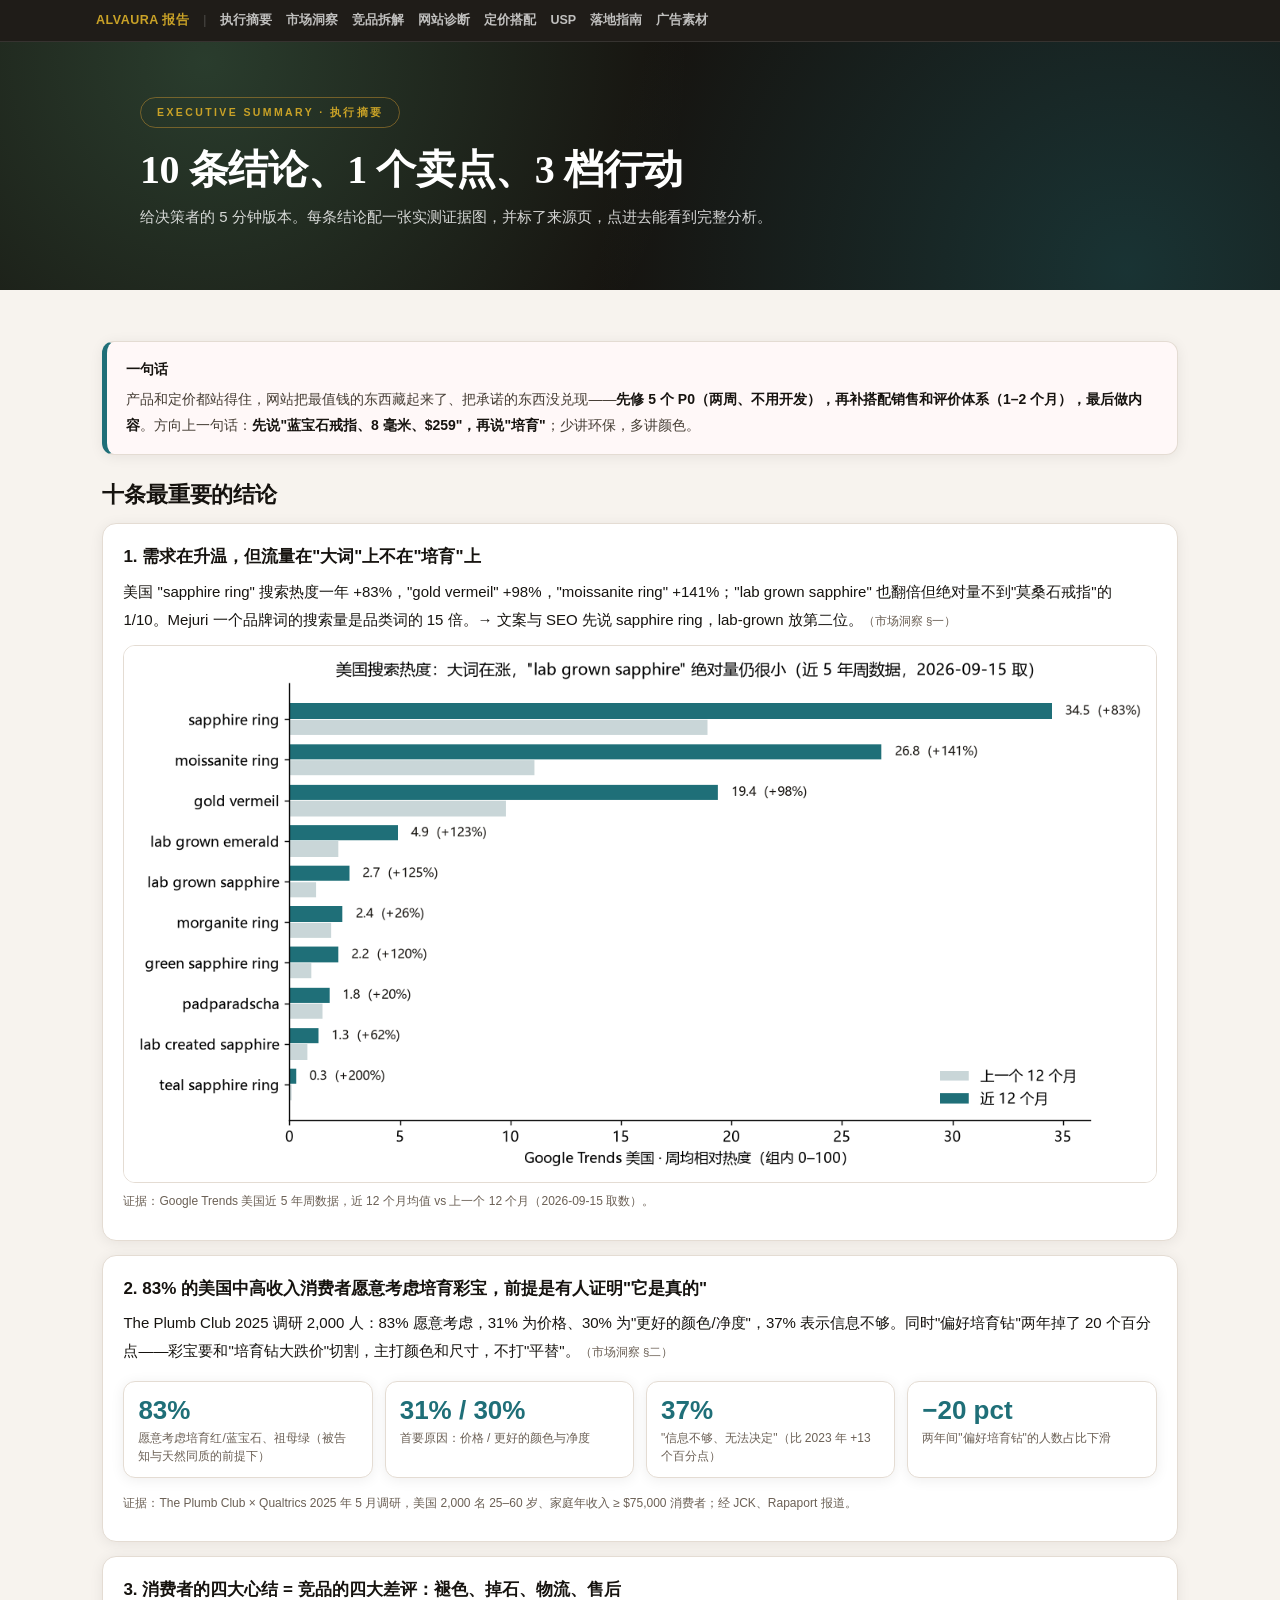
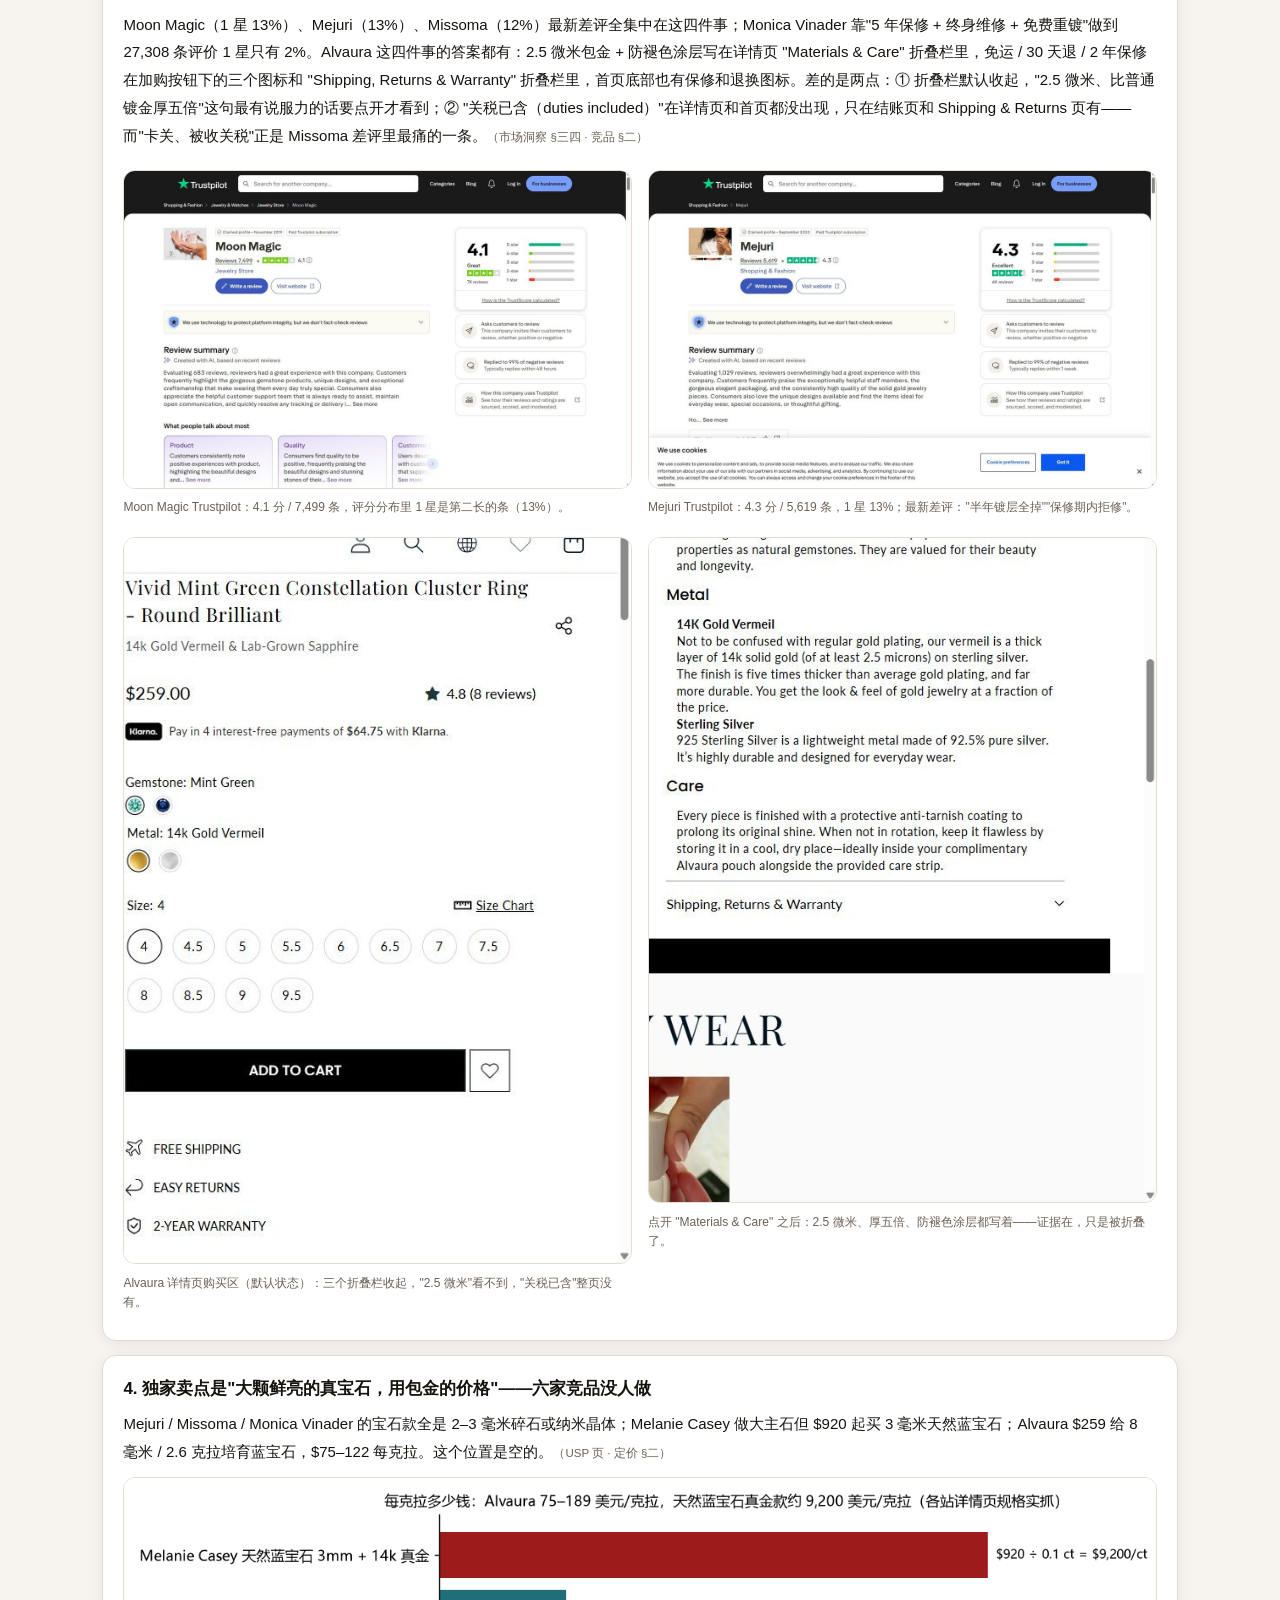
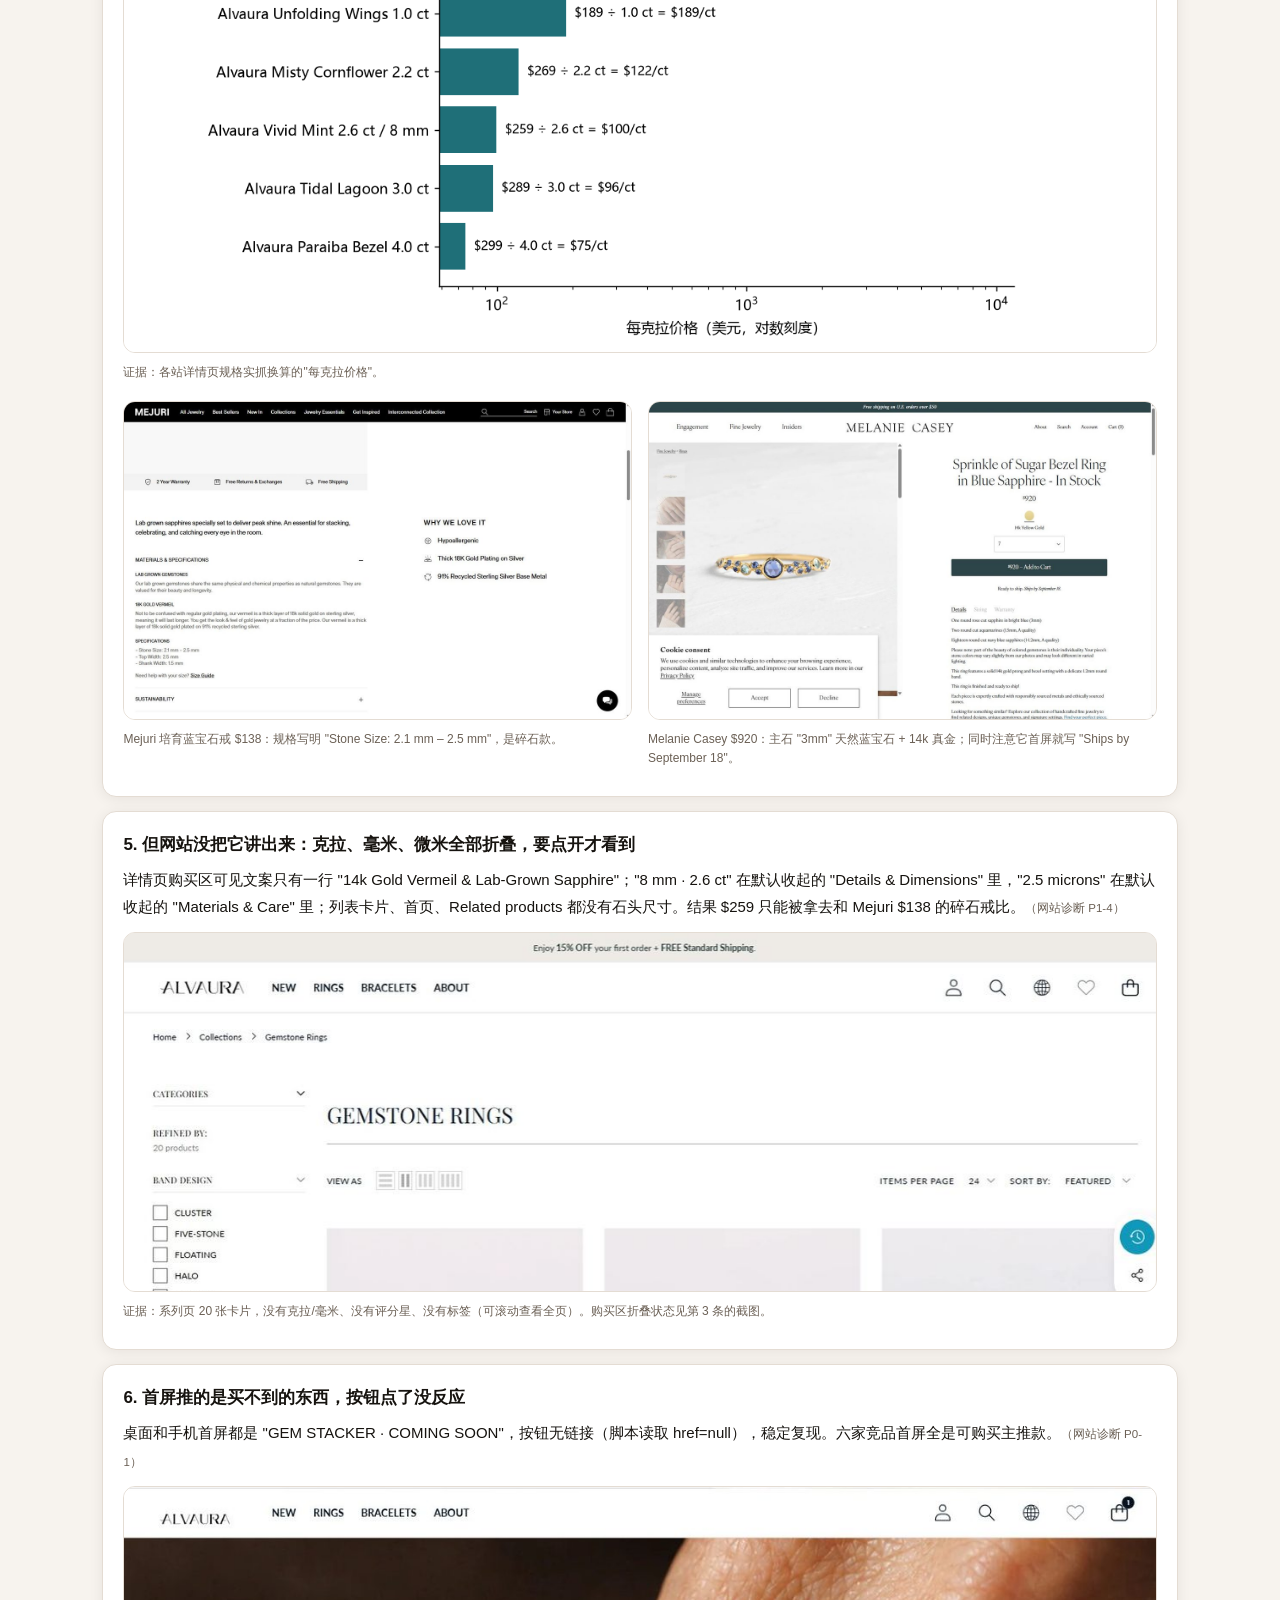
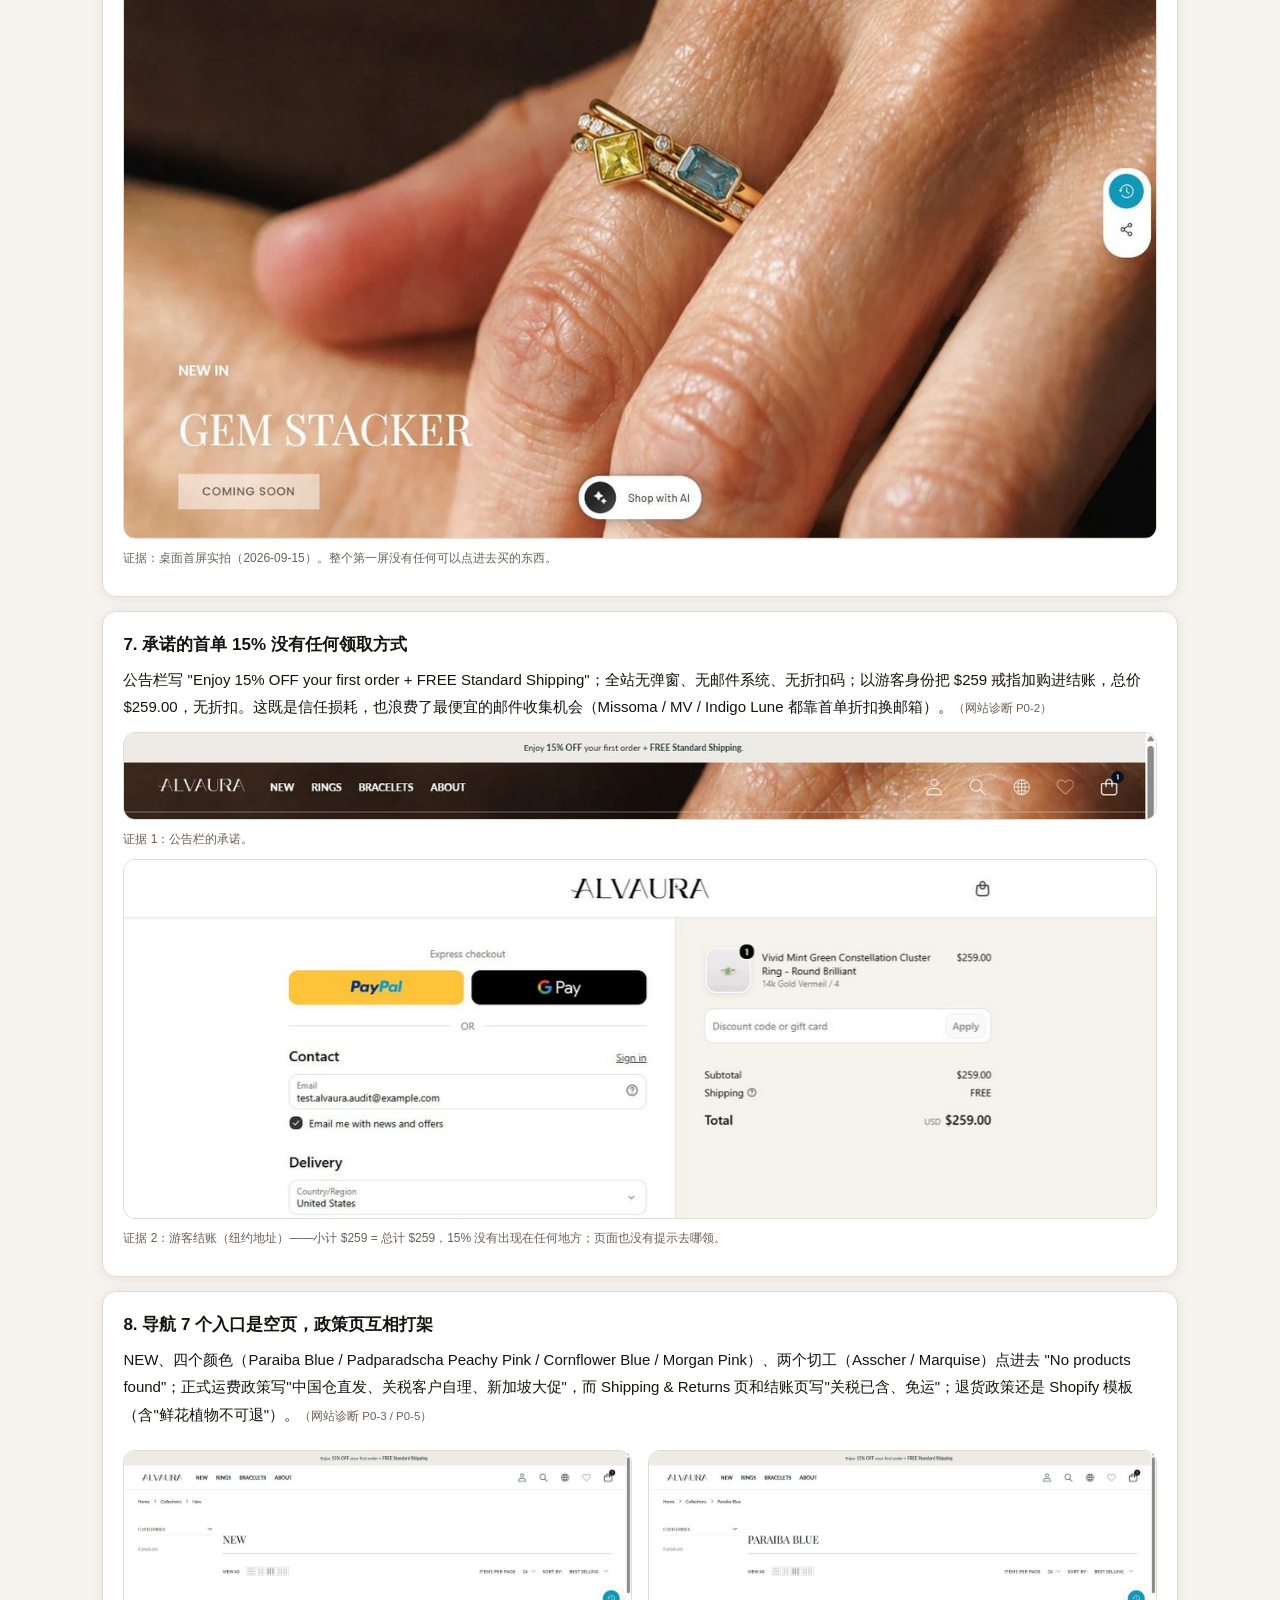
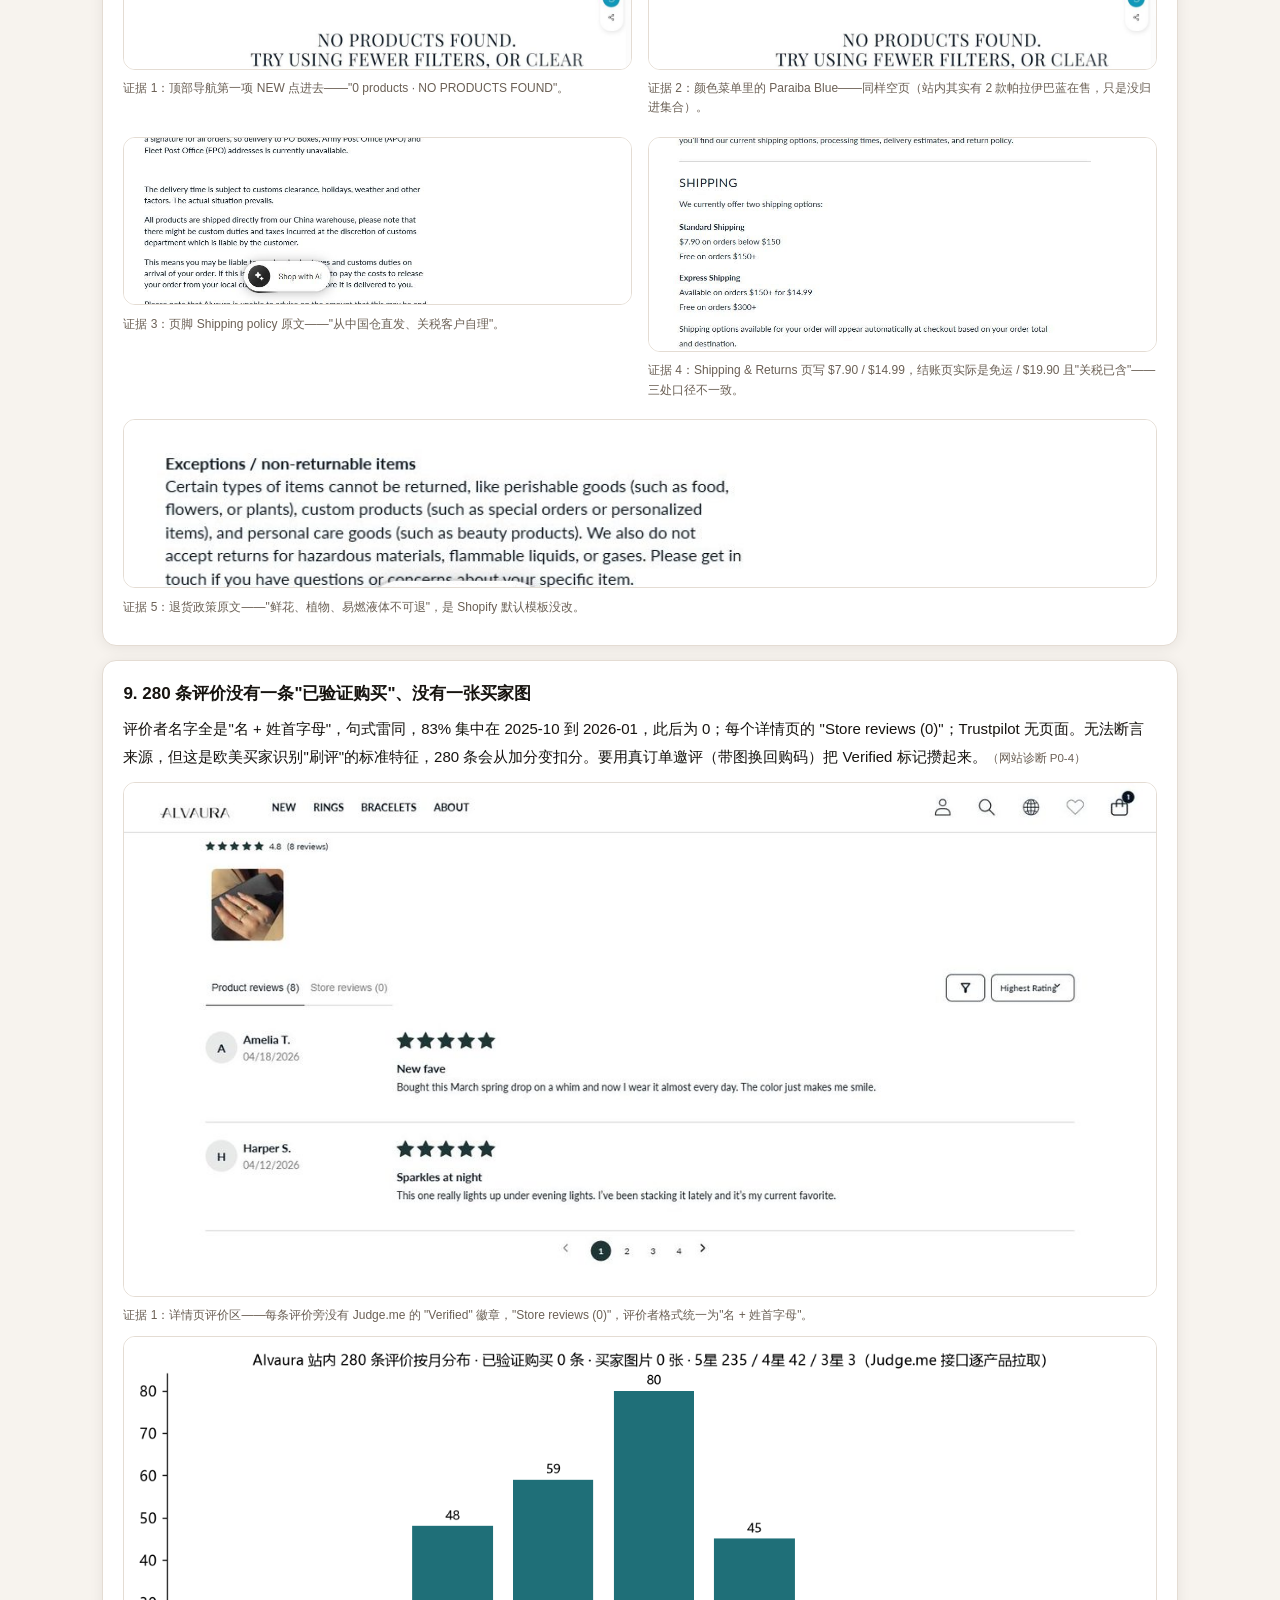
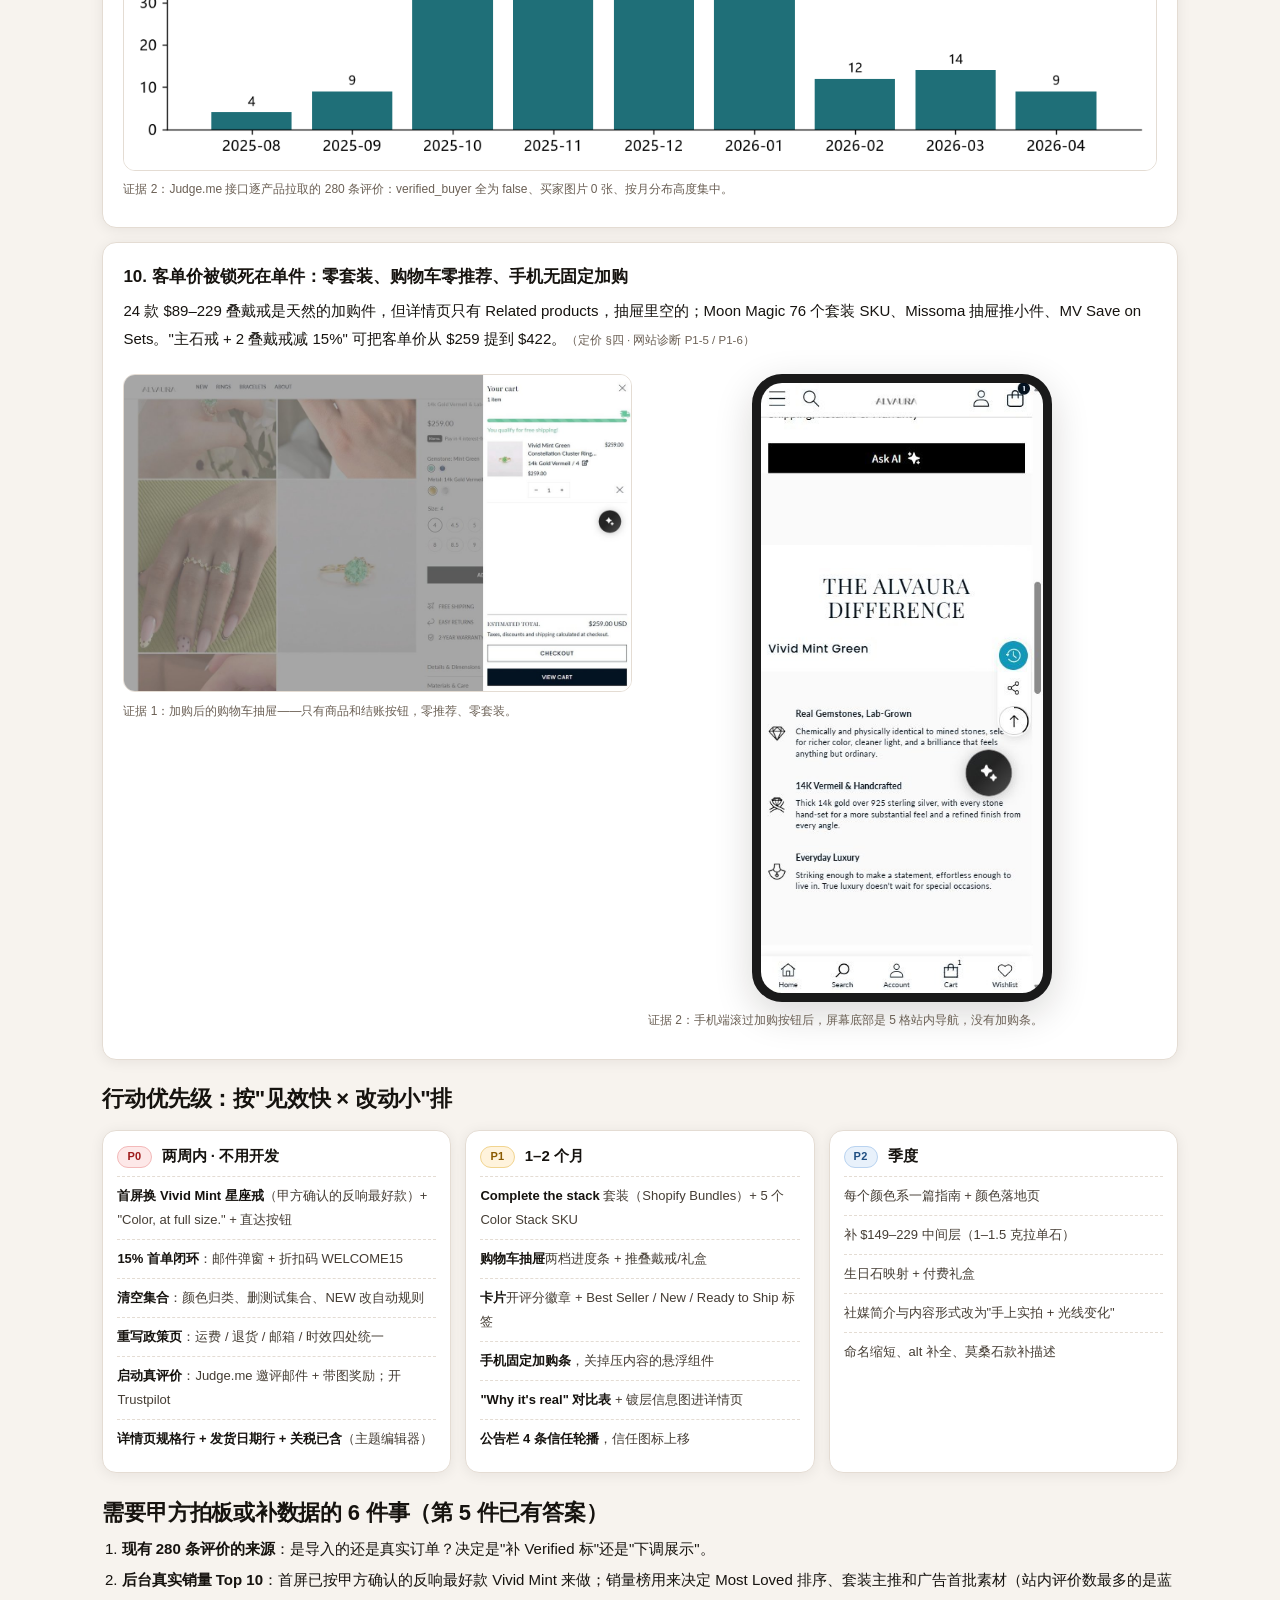
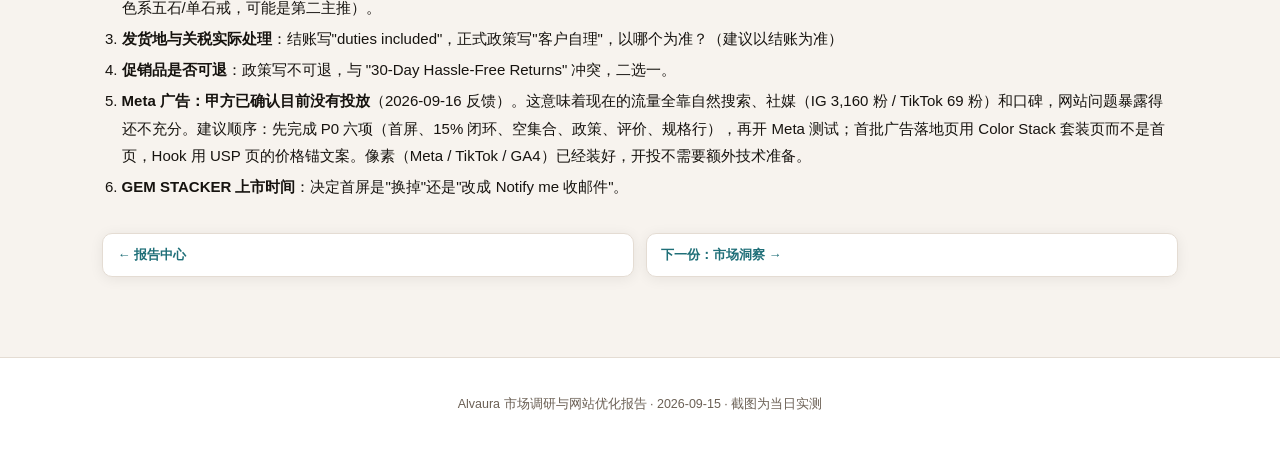
<file: summary.html>
<!DOCTYPE html>
<html lang="zh-CN">
<head>
<meta charset="UTF-8">
<meta name="viewport" content="width=device-width, initial-scale=1.0">
<title>执行摘要 · Alvaura</title>
<link rel="stylesheet" href="assets/site.css">
<link rel="stylesheet" href="assets/alvaura.css">
</head>
<body>
<div class="topbar"><div class="topbar-in">
  <a class="home" href="index.html">ALVAURA 报告</a><span class="sep">|</span>
  <a href="summary.html">执行摘要</a><a href="market.html">市场洞察</a><a href="competitors.html">竞品拆解</a><a href="site-audit.html">网站诊断</a><a href="pricing.html">定价搭配</a><a href="usp.html">USP</a><a href="action-plan.html">落地指南</a><a href="ads.html">广告素材</a>
</div></div>

<div class="hero">
  <div class="hero-in">
    <div class="eyebrow">Executive Summary · 执行摘要</div>
    <h1>10 条结论、1 个卖点、3 档行动</h1>
    <p class="sub">给决策者的 5 分钟版本。每条结论配一张实测证据图，并标了来源页，点进去能看到完整分析。</p>
  </div>
</div>

<div class="wrap">

<div class="callout danger">
  <span class="ttl">一句话</span>
  产品和定价都站得住，网站把最值钱的东西藏起来了、把承诺的东西没兑现——<b>先修 5 个 P0（两周、不用开发），再补搭配销售和评价体系（1–2 个月），最后做内容</b>。方向上一句话：<b>先说"蓝宝石戒指、8 毫米、$259"，再说"培育"</b>；少讲环保，多讲颜色。
</div>

<h2>十条最重要的结论</h2>

<div class="finding"><h3>1. 需求在升温，但流量在"大词"上不在"培育"上</h3><p>美国 "sapphire ring" 搜索热度一年 +83%，"gold vermeil" +98%，"moissanite ring" +141%；"lab grown sapphire" 也翻倍但绝对量不到"莫桑石戒指"的 1/10。Mejuri 一个品牌词的搜索量是品类词的 15 倍。→ 文案与 SEO 先说 sapphire ring，lab-grown 放第二位。<span class="src">（市场洞察 §一）</span></p>
<div class="shot"><img loading="lazy" src="assets/charts/trends_us.png" alt="Google Trends 美国近 12 个月与上一个 12 个月的搜索热度对比柱状图"></div><p class="shotcap">证据：Google Trends 美国近 5 年周数据，近 12 个月均值 vs 上一个 12 个月（2026-09-15 取数）。</p></div>

<div class="finding"><h3>2. 83% 的美国中高收入消费者愿意考虑培育彩宝，前提是有人证明"它是真的"</h3><p>The Plumb Club 2025 调研 2,000 人：83% 愿意考虑，31% 为价格、30% 为"更好的颜色/净度"，37% 表示信息不够。同时"偏好培育钻"两年掉了 20 个百分点——彩宝要和"培育钻大跌价"切割，主打颜色和尺寸，不打"平替"。<span class="src">（市场洞察 §二）</span></p>
<div class="stats"><div class="stat"><div class="n">83%</div><div class="l">愿意考虑培育红/蓝宝石、祖母绿（被告知与天然同质的前提下）</div></div><div class="stat"><div class="n">31% / 30%</div><div class="l">首要原因：价格 / 更好的颜色与净度</div></div><div class="stat"><div class="n">37%</div><div class="l">"信息不够、无法决定"（比 2023 年 +13 个百分点）</div></div><div class="stat"><div class="n">−20 pct</div><div class="l">两年间"偏好培育钻"的人数占比下滑</div></div></div><p class="shotcap">证据：The Plumb Club × Qualtrics 2025 年 5 月调研，美国 2,000 名 25–60 岁、家庭年收入 ≥ $75,000 消费者；经 JCK、Rapaport 报道。</p></div>

<div class="finding"><h3>3. 消费者的四大心结 = 竞品的四大差评：褪色、掉石、物流、售后</h3><p>Moon Magic（1 星 13%）、Mejuri（13%）、Missoma（12%）最新差评全集中在这四件事；Monica Vinader 靠"5 年保修 + 终身维修 + 免费重镀"做到 27,308 条评价 1 星只有 2%。Alvaura 这四件事的答案都有：2.5 微米包金 + 防褪色涂层写在详情页 "Materials & Care" 折叠栏里，免运 / 30 天退 / 2 年保修在加购按钮下的三个图标和 "Shipping, Returns & Warranty" 折叠栏里，首页底部也有保修和退换图标。差的是两点：① 折叠栏默认收起，"2.5 微米、比普通镀金厚五倍"这句最有说服力的话要点开才看到；② "关税已含（duties included）"在详情页和首页都没出现，只在结账页和 Shipping & Returns 页有——而"卡关、被收关税"正是 Missoma 差评里最痛的一条。<span class="src">（市场洞察 §三四 · 竞品 §二）</span></p>
<div class="two"><div><div class="shot"><img loading="lazy" src="assets/shots/ev_trustpilot_moonmagic_1star.jpg" alt="Trustpilot Moon Magic 页面：4.1 分，7,499 条评价，1 星条明显"></div><p class="shotcap">Moon Magic Trustpilot：4.1 分 / 7,499 条，评分分布里 1 星是第二长的条（13%）。</p></div><div><div class="shot"><img loading="lazy" src="assets/shots/ev_trustpilot_mejuri_1star.jpg" alt="Trustpilot Mejuri 页面：4.3 分，5,619 条评价"></div><p class="shotcap">Mejuri Trustpilot：4.3 分 / 5,619 条，1 星 13%；最新差评："半年镀层全掉""保修期内拒修"。</p></div></div>
<div class="two"><div><div class="shot"><img loading="lazy" src="assets/shots/ev_pdp_buybox_collapsed.jpg" alt="Alvaura 详情页购买区：价格、评分、选项、ADD TO CART 和三个图标，三个折叠栏收起"></div><p class="shotcap">Alvaura 详情页购买区（默认状态）：三个折叠栏收起，"2.5 微米"看不到，"关税已含"整页没有。</p></div><div><div class="shot"><img loading="lazy" src="assets/shots/ev_pdp_accordions_expanded.jpg" alt="Alvaura 详情页 Materials & Care 折叠栏展开后：14K Gold Vermeil at least 2.5 microns, five times thicker, anti-tarnish coating"></div><p class="shotcap">点开 "Materials & Care" 之后：2.5 微米、厚五倍、防褪色涂层都写着——证据在，只是被折叠了。</p></div></div></div>

<div class="finding"><h3>4. 独家卖点是"大颗鲜亮的真宝石，用包金的价格"——六家竞品没人做</h3><p>Mejuri / Missoma / Monica Vinader 的宝石款全是 2–3 毫米碎石或纳米晶体；Melanie Casey 做大主石但 $920 起买 3 毫米天然蓝宝石；Alvaura $259 给 8 毫米 / 2.6 克拉培育蓝宝石，$75–122 每克拉。这个位置是空的。<span class="src">（USP 页 · 定价 §二）</span></p>
<div class="shot"><img loading="lazy" src="assets/charts/price_per_carat.png" alt="每克拉价格对比柱状图：Melanie Casey 约 9,200 美元/克拉，Alvaura 75 到 189 美元/克拉"></div><p class="shotcap">证据：各站详情页规格实抓换算的"每克拉价格"。</p>
<div class="two"><div><div class="shot"><img loading="lazy" src="assets/shots/ev_comp_mejuri_lacey_spec.jpg" alt="Mejuri Lacey 培育蓝宝石戒指规格：Stone Size 2.1–2.5 mm，$138"></div><p class="shotcap">Mejuri 培育蓝宝石戒 $138：规格写明 "Stone Size: 2.1 mm – 2.5 mm"，是碎石款。</p></div><div><div class="shot"><img loading="lazy" src="assets/shots/ev_comp_melaniecasey_pdp.jpg" alt="Melanie Casey 蓝宝石戒指详情页：$920，One round rose cut sapphire 3mm，Ships by September 18"></div><p class="shotcap">Melanie Casey $920：主石 "3mm" 天然蓝宝石 + 14k 真金；同时注意它首屏就写 "Ships by September 18"。</p></div></div></div>

<div class="finding"><h3>5. 但网站没把它讲出来：克拉、毫米、微米全部折叠，要点开才看到</h3><p>详情页购买区可见文案只有一行 "14k Gold Vermeil & Lab-Grown Sapphire"；"8 mm · 2.6 ct" 在默认收起的 "Details & Dimensions" 里，"2.5 microns" 在默认收起的 "Materials & Care" 里；列表卡片、首页、Related products 都没有石头尺寸。结果 $259 只能被拿去和 Mejuri $138 的碎石戒比。<span class="src">（网站诊断 P1-4）</span></p>
<div class="shot tall short"><img loading="lazy" src="assets/shots/collection_desktop_full.jpg" alt="Alvaura 系列页：20 张卡片只有图、名称、价格和金属色块"></div><p class="shotcap">证据：系列页 20 张卡片，没有克拉/毫米、没有评分星、没有标签（可滚动查看全页）。购买区折叠状态见第 3 条的截图。</p></div>

<div class="finding"><h3>6. 首屏推的是买不到的东西，按钮点了没反应</h3><p>桌面和手机首屏都是 "GEM STACKER · COMING SOON"，按钮无链接（脚本读取 href=null），稳定复现。六家竞品首屏全是可购买主推款。<span class="src">（网站诊断 P0-1）</span></p>
<div class="shot"><img loading="lazy" src="assets/shots/evidence_home_hero_desktop.jpg" alt="Alvaura 首页首屏：NEW IN GEM STACKER，灰色 COMING SOON 按钮"></div><p class="shotcap">证据：桌面首屏实拍（2026-09-15）。整个第一屏没有任何可以点进去买的东西。</p></div>

<div class="finding"><h3>7. 承诺的首单 15% 没有任何领取方式</h3><p>公告栏写 "Enjoy 15% OFF your first order + FREE Standard Shipping"；全站无弹窗、无邮件系统、无折扣码；以游客身份把 $259 戒指加购进结账，总价 $259.00，无折扣。这既是信任损耗，也浪费了最便宜的邮件收集机会（Missoma / MV / Indigo Lune 都靠首单折扣换邮箱）。<span class="src">（网站诊断 P0-2）</span></p>
<div class="shot"><img loading="lazy" src="assets/shots/ev_announcement_15off.jpg" alt="Alvaura 公告栏：Enjoy 15% OFF your first order + FREE Standard Shipping"></div><p class="shotcap">证据 1：公告栏的承诺。</p>
<div class="shot tall short"><img loading="lazy" src="assets/shots/checkout_shipping_us_desktop.jpg" alt="Alvaura 结账页：小计 $259.00，无折扣，总计 $259.00"></div><p class="shotcap">证据 2：游客结账（纽约地址）——小计 $259 = 总计 $259，15% 没有出现在任何地方；页面也没有提示去哪领。</p></div>

<div class="finding"><h3>8. 导航 7 个入口是空页，政策页互相打架</h3><p>NEW、四个颜色（Paraiba Blue / Padparadscha Peachy Pink / Cornflower Blue / Morgan Pink）、两个切工（Asscher / Marquise）点进去 "No products found"；正式运费政策写"中国仓直发、关税客户自理、新加坡大促"，而 Shipping & Returns 页和结账页写"关税已含、免运"；退货政策还是 Shopify 模板（含"鲜花植物不可退"）。<span class="src">（网站诊断 P0-3 / P0-5）</span></p>
<div class="two"><div><div class="shot"><img loading="lazy" src="assets/shots/ev_collection_new_empty.jpg" alt="Alvaura NEW 集合页：0 products，NO PRODUCTS FOUND"></div><p class="shotcap">证据 1：顶部导航第一项 NEW 点进去——"0 products · NO PRODUCTS FOUND"。</p></div><div><div class="shot"><img loading="lazy" src="assets/shots/ev_collection_paraiba_empty.jpg" alt="Alvaura Paraiba Blue 集合页：NO PRODUCTS FOUND"></div><p class="shotcap">证据 2：颜色菜单里的 Paraiba Blue——同样空页（站内其实有 2 款帕拉伊巴蓝在售，只是没归进集合）。</p></div></div>
<div class="two"><div><div class="shot"><img loading="lazy" src="assets/shots/ev_policy_shipping_china.jpg" alt="Alvaura 正式运费政策原文：All products are shipped directly from our China warehouse… custom duties and taxes… liable by the customer"></div><p class="shotcap">证据 3：页脚 Shipping policy 原文——"从中国仓直发、关税客户自理"。</p></div><div><div class="shot"><img loading="lazy" src="assets/shots/ev_page_shipping_returns_790.jpg" alt="Alvaura Shipping & Returns 页：Standard $7.90 满 $150 免，Express $14.99 满 $300 免"></div><p class="shotcap">证据 4：Shipping & Returns 页写 $7.90 / $14.99，结账页实际是免运 / $19.90 且"关税已含"——三处口径不一致。</p></div></div>
<div class="shot"><img loading="lazy" src="assets/shots/ev_policy_refund_template.jpg" alt="Alvaura 退货政策原文：perishable goods (such as food, flowers, or plants)… hazardous materials, flammable liquids"></div><p class="shotcap">证据 5：退货政策原文——"鲜花、植物、易燃液体不可退"，是 Shopify 默认模板没改。</p></div>

<div class="finding"><h3>9. 280 条评价没有一条"已验证购买"、没有一张买家图</h3><p>评价者名字全是"名 + 姓首字母"，句式雷同，83% 集中在 2025-10 到 2026-01，此后为 0；每个详情页的 "Store reviews (0)"；Trustpilot 无页面。无法断言来源，但这是欧美买家识别"刷评"的标准特征，280 条会从加分变扣分。要用真订单邀评（带图换回购码）把 Verified 标记攒起来。<span class="src">（网站诊断 P0-4）</span></p>
<div class="shot"><img loading="lazy" src="assets/shots/ev_pdp_reviews_no_verified.jpg" alt="Alvaura 详情页评价区：4.8 (8 reviews)，Product reviews (8) Store reviews (0)，评价者 Amelia T. / Harper S.，无 Verified 标记"></div><p class="shotcap">证据 1：详情页评价区——每条评价旁没有 Judge.me 的 "Verified" 徽章，"Store reviews (0)"，评价者格式统一为"名 + 姓首字母"。</p>
<div class="shot"><img loading="lazy" src="assets/charts/reviews_by_month.png" alt="Alvaura 280 条评价按月分布柱状图，集中在 2025-10 到 2026-01"></div><p class="shotcap">证据 2：Judge.me 接口逐产品拉取的 280 条评价：verified_buyer 全为 false、买家图片 0 张、按月分布高度集中。</p></div>

<div class="finding"><h3>10. 客单价被锁死在单件：零套装、购物车零推荐、手机无固定加购</h3><p>24 款 $89–229 叠戴戒是天然的加购件，但详情页只有 Related products，抽屉里空的；Moon Magic 76 个套装 SKU、Missoma 抽屉推小件、MV Save on Sets。"主石戒 + 2 叠戴戒减 15%" 可把客单价从 $259 提到 $422。<span class="src">（定价 §四 · 网站诊断 P1-5 / P1-6）</span></p>
<div class="two"><div><div class="shot"><img loading="lazy" src="assets/shots/cart_drawer_desktop.jpg" alt="Alvaura 购物车抽屉：只有 1 件商品和 Checkout 按钮，没有推荐"></div><p class="shotcap">证据 1：加购后的购物车抽屉——只有商品和结账按钮，零推荐、零套装。</p></div><div><div class="phone"><img loading="lazy" src="assets/shots/pdp_mobile_scrolled.jpg" alt="Alvaura 手机端详情页滚动后：无固定加购条，底部是站内导航"></div><p class="shotcap">证据 2：手机端滚过加购按钮后，屏幕底部是 5 格站内导航，没有加购条。</p></div></div></div>

<h2>行动优先级：按"见效快 × 改动小"排</h2>
<div class="kanban">
  <div class="col">
    <h3><span class="sev p0">P0</span> 两周内 · 不用开发</h3>
    <div class="it"><b>首屏换 Vivid Mint 星座戒</b>（甲方确认的反响最好款）+ "Color, at full size." + 直达按钮</div>
    <div class="it"><b>15% 首单闭环</b>：邮件弹窗 + 折扣码 WELCOME15</div>
    <div class="it"><b>清空集合</b>：颜色归类、删测试集合、NEW 改自动规则</div>
    <div class="it"><b>重写政策页</b>：运费 / 退货 / 邮箱 / 时效四处统一</div>
    <div class="it"><b>启动真评价</b>：Judge.me 邀评邮件 + 带图奖励；开 Trustpilot</div>
    <div class="it"><b>详情页规格行 + 发货日期行 + 关税已含</b>（主题编辑器）</div>
  </div>
  <div class="col">
    <h3><span class="sev p1">P1</span> 1–2 个月</h3>
    <div class="it"><b>Complete the stack</b> 套装（Shopify Bundles）+ 5 个 Color Stack SKU</div>
    <div class="it"><b>购物车抽屉</b>两档进度条 + 推叠戴戒/礼盒</div>
    <div class="it"><b>卡片</b>开评分徽章 + Best Seller / New / Ready to Ship 标签</div>
    <div class="it"><b>手机固定加购条</b>，关掉压内容的悬浮组件</div>
    <div class="it"><b>"Why it's real" 对比表</b> + 镀层信息图进详情页</div>
    <div class="it"><b>公告栏 4 条信任轮播</b>，信任图标上移</div>
  </div>
  <div class="col">
    <h3><span class="sev p2">P2</span> 季度</h3>
    <div class="it">每个颜色系一篇指南 + 颜色落地页</div>
    <div class="it">补 $149–229 中间层（1–1.5 克拉单石）</div>
    <div class="it">生日石映射 + 付费礼盒</div>
    <div class="it">社媒简介与内容形式改为"手上实拍 + 光线变化"</div>
    <div class="it">命名缩短、alt 补全、莫桑石款补描述</div>
  </div>
</div>

<h2>需要甲方拍板或补数据的 6 件事（第 5 件已有答案）</h2>
<ol>
  <li><b>现有 280 条评价的来源</b>：是导入的还是真实订单？决定是"补 Verified 标"还是"下调展示"。</li>
  <li><b>后台真实销量 Top 10</b>：首屏已按甲方确认的反响最好款 Vivid Mint 来做；销量榜用来决定 Most Loved 排序、套装主推和广告首批素材（站内评价数最多的是蓝色系五石/单石戒，可能是第二主推）。</li>
  <li><b>发货地与关税实际处理</b>：结账写"duties included"，正式政策写"客户自理"，以哪个为准？（建议以结账为准）</li>
  <li><b>促销品是否可退</b>：政策写不可退，与 "30-Day Hassle-Free Returns" 冲突，二选一。</li>
  <li><b>Meta 广告：甲方已确认目前没有投放</b>（2026-09-16 反馈）。这意味着现在的流量全靠自然搜索、社媒（IG 3,160 粉 / TikTok 69 粉）和口碑，网站问题暴露得还不充分。建议顺序：先完成 P0 六项（首屏、15% 闭环、空集合、政策、评价、规格行），再开 Meta 测试；首批广告落地页用 Color Stack 套装页而不是首页，Hook 用 USP 页的价格锚文案。像素（Meta / TikTok / GA4）已经装好，开投不需要额外技术准备。</li>
  <li><b>GEM STACKER 上市时间</b>：决定首屏是"换掉"还是"改成 Notify me 收邮件"。</li>
</ol>

<div class="pagenav"><a href="index.html">← 报告中心</a><a href="market.html">下一份：市场洞察 →</a></div>
</div>
<div class="foot">Alvaura 市场调研与网站优化报告 · 2026-09-15 · 截图为当日实测</div>
<script src="assets/site.js"></script>
</body>
</html>
</file>
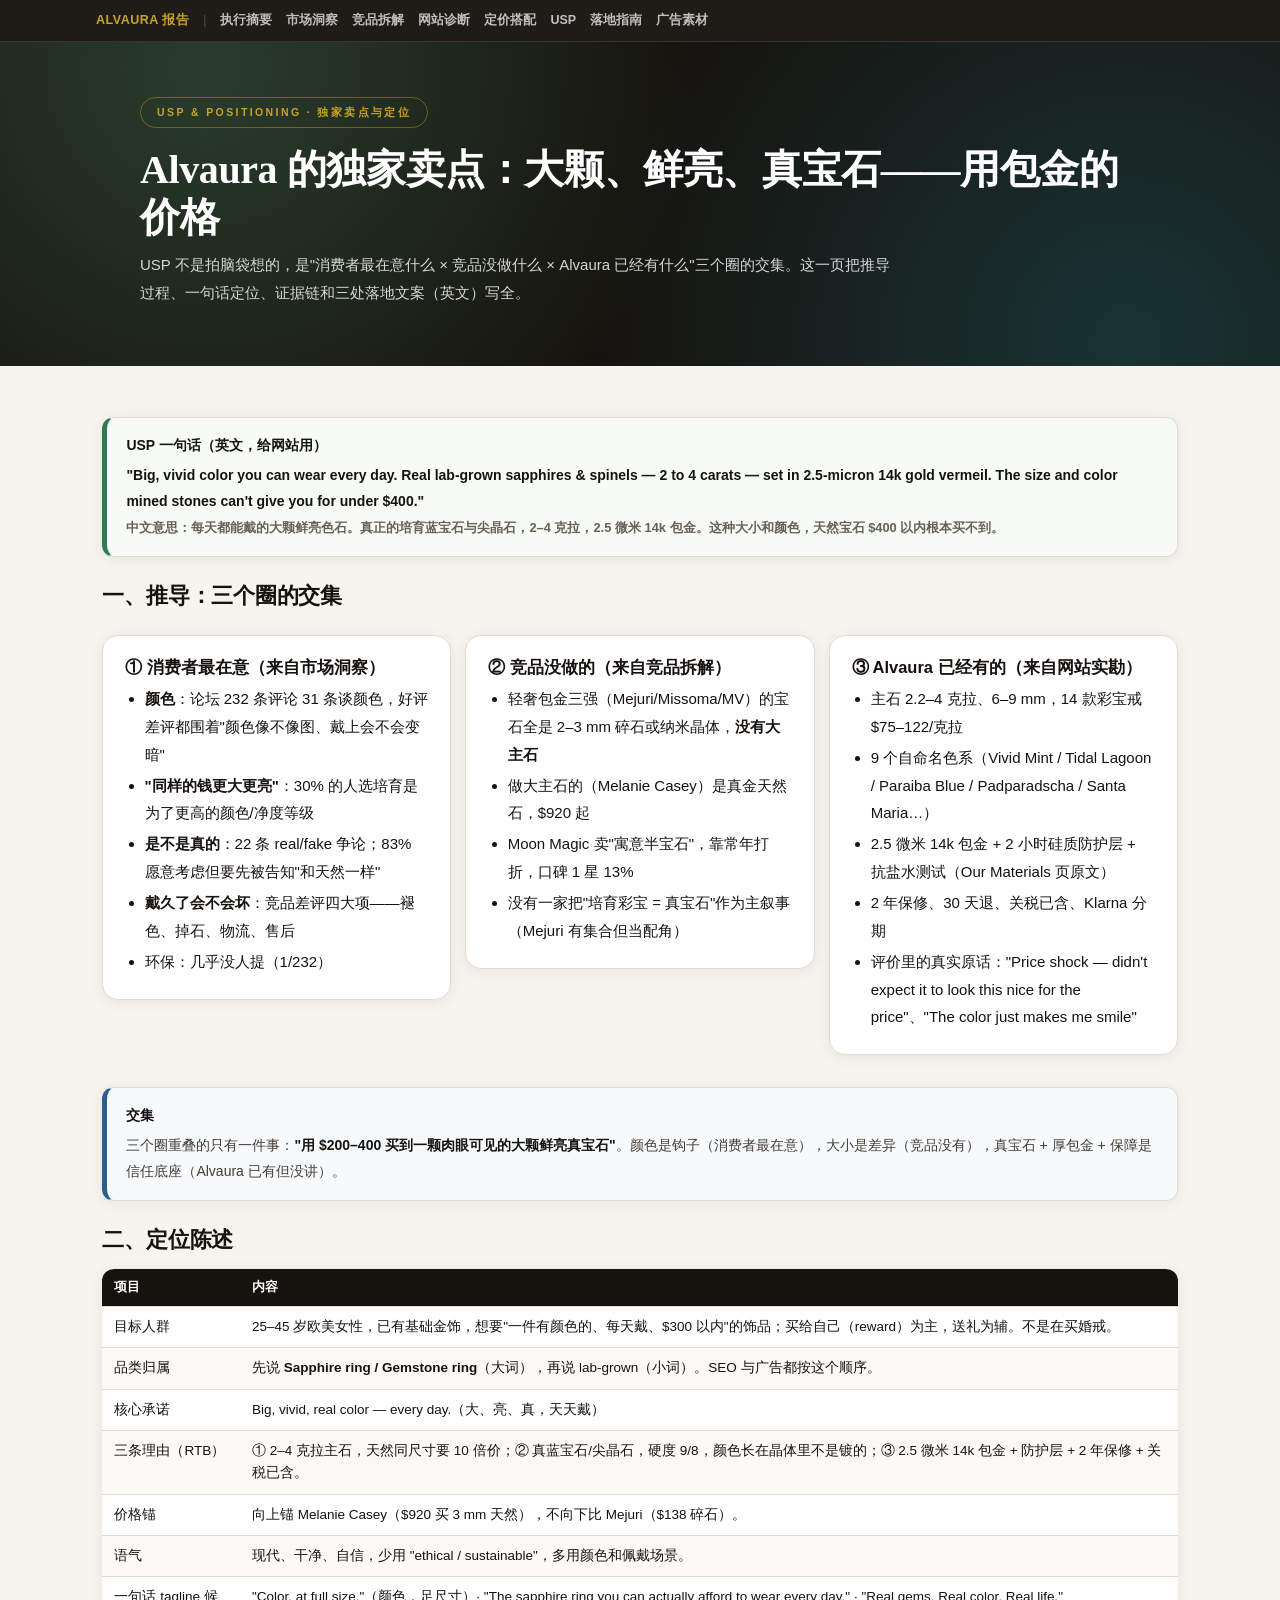
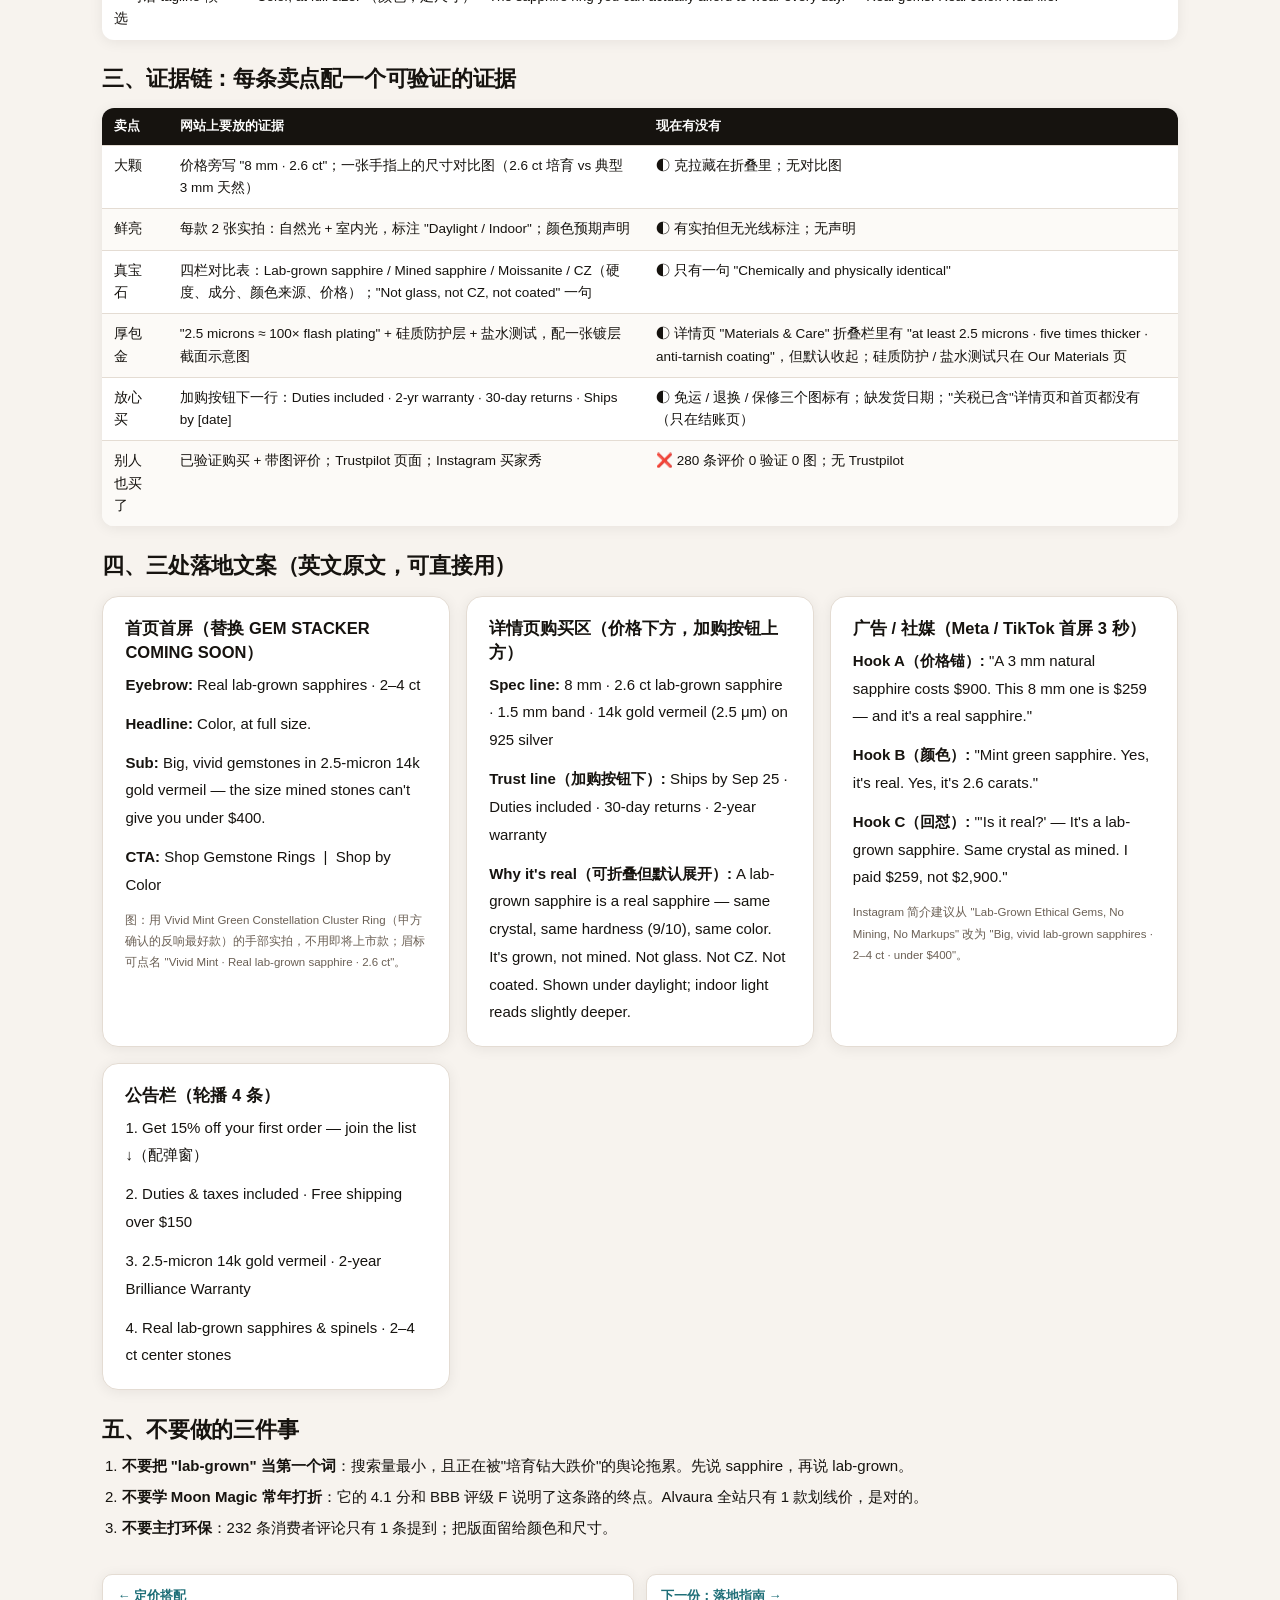
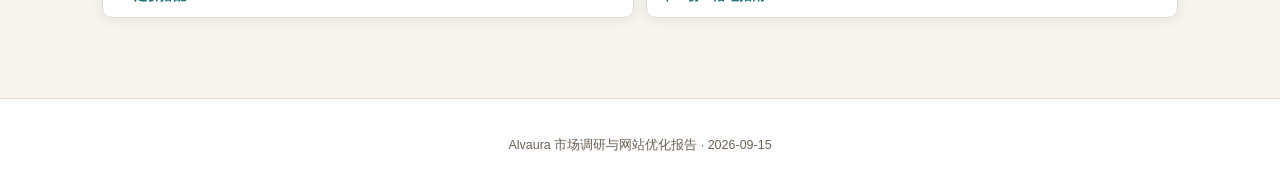
<file: usp.html>
<!DOCTYPE html>
<html lang="zh-CN">
<head>
<meta charset="UTF-8">
<meta name="viewport" content="width=device-width, initial-scale=1.0">
<title>USP 与品牌定位 · Alvaura</title>
<link rel="stylesheet" href="assets/site.css">
<link rel="stylesheet" href="assets/alvaura.css">
</head>
<body>
<div class="topbar"><div class="topbar-in">
  <a class="home" href="index.html">ALVAURA 报告</a><span class="sep">|</span>
  <a href="summary.html">执行摘要</a><a href="market.html">市场洞察</a><a href="competitors.html">竞品拆解</a><a href="site-audit.html">网站诊断</a><a href="pricing.html">定价搭配</a><a href="usp.html">USP</a><a href="action-plan.html">落地指南</a><a href="ads.html">广告素材</a>
</div></div>

<div class="hero">
  <div class="hero-in">
    <div class="eyebrow">USP & Positioning · 独家卖点与定位</div>
    <h1>Alvaura 的独家卖点：大颗、鲜亮、真宝石——用包金的价格</h1>
    <p class="sub">USP 不是拍脑袋想的，是"消费者最在意什么 × 竞品没做什么 × Alvaura 已经有什么"三个圈的交集。这一页把推导过程、一句话定位、证据链和三处落地文案（英文）写全。</p>
  </div>
</div>

<div class="wrap">

<div class="callout ok">
  <span class="ttl">USP 一句话（英文，给网站用）</span>
  <b>"Big, vivid color you can wear every day. Real lab-grown sapphires & spinels — 2 to 4 carats — set in 2.5-micron 14k gold vermeil. The size and color mined stones can't give you for under $400."</b><br>
  <span class="zhu">中文意思：每天都能戴的大颗鲜亮色石。真正的培育蓝宝石与尖晶石，2–4 克拉，2.5 微米 14k 包金。这种大小和颜色，天然宝石 $400 以内根本买不到。</span>
</div>

<h2>一、推导：三个圈的交集</h2>
<div class="three">
  <div class="card">
    <h3>① 消费者最在意（来自市场洞察）</h3>
    <ul>
      <li><b>颜色</b>：论坛 232 条评论 31 条谈颜色，好评差评都围着"颜色像不像图、戴上会不会变暗"</li>
      <li><b>"同样的钱更大更亮"</b>：30% 的人选培育是为了更高的颜色/净度等级</li>
      <li><b>是不是真的</b>：22 条 real/fake 争论；83% 愿意考虑但要先被告知"和天然一样"</li>
      <li><b>戴久了会不会坏</b>：竞品差评四大项——褪色、掉石、物流、售后</li>
      <li>环保：几乎没人提（1/232）</li>
    </ul>
  </div>
  <div class="card">
    <h3>② 竞品没做的（来自竞品拆解）</h3>
    <ul>
      <li>轻奢包金三强（Mejuri/Missoma/MV）的宝石全是 2–3 mm 碎石或纳米晶体，<b>没有大主石</b></li>
      <li>做大主石的（Melanie Casey）是真金天然石，$920 起</li>
      <li>Moon Magic 卖"寓意半宝石"，靠常年打折，口碑 1 星 13%</li>
      <li>没有一家把"培育彩宝 = 真宝石"作为主叙事（Mejuri 有集合但当配角）</li>
    </ul>
  </div>
  <div class="card">
    <h3>③ Alvaura 已经有的（来自网站实勘）</h3>
    <ul>
      <li>主石 2.2–4 克拉、6–9 mm，14 款彩宝戒 $75–122/克拉</li>
      <li>9 个自命名色系（Vivid Mint / Tidal Lagoon / Paraiba Blue / Padparadscha / Santa Maria…）</li>
      <li>2.5 微米 14k 包金 + 2 小时硅质防护层 + 抗盐水测试（Our Materials 页原文）</li>
      <li>2 年保修、30 天退、关税已含、Klarna 分期</li>
      <li>评价里的真实原话："Price shock — didn't expect it to look this nice for the price"、"The color just makes me smile"</li>
    </ul>
  </div>
</div>

<div class="callout info">
  <span class="ttl">交集</span>
  三个圈重叠的只有一件事：<b>"用 $200–400 买到一颗肉眼可见的大颗鲜亮真宝石"</b>。颜色是钩子（消费者最在意），大小是差异（竞品没有），真宝石 + 厚包金 + 保障是信任底座（Alvaura 已有但没讲）。
</div>

<h2>二、定位陈述</h2>
<table>
  <thead><tr><th>项目</th><th>内容</th></tr></thead>
  <tbody>
    <tr><td>目标人群</td><td>25–45 岁欧美女性，已有基础金饰，想要"一件有颜色的、每天戴、$300 以内"的饰品；买给自己（reward）为主，送礼为辅。不是在买婚戒。</td></tr>
    <tr><td>品类归属</td><td>先说 <b>Sapphire ring / Gemstone ring</b>（大词），再说 lab-grown（小词）。SEO 与广告都按这个顺序。</td></tr>
    <tr><td>核心承诺</td><td>Big, vivid, real color — every day.（大、亮、真，天天戴）</td></tr>
    <tr><td>三条理由（RTB）</td><td>① 2–4 克拉主石，天然同尺寸要 10 倍价；② 真蓝宝石/尖晶石，硬度 9/8，颜色长在晶体里不是镀的；③ 2.5 微米 14k 包金 + 防护层 + 2 年保修 + 关税已含。</td></tr>
    <tr><td>价格锚</td><td>向上锚 Melanie Casey（$920 买 3 mm 天然），不向下比 Mejuri（$138 碎石）。</td></tr>
    <tr><td>语气</td><td>现代、干净、自信，少用 "ethical / sustainable"，多用颜色和佩戴场景。</td></tr>
    <tr><td>一句话 tagline 候选</td><td>"Color, at full size."（颜色，足尺寸）· "The sapphire ring you can actually afford to wear every day." · "Real gems. Real color. Real life."</td></tr>
  </tbody>
</table>

<h2>三、证据链：每条卖点配一个可验证的证据</h2>
<table>
  <thead><tr><th>卖点</th><th>网站上要放的证据</th><th>现在有没有</th></tr></thead>
  <tbody>
    <tr><td>大颗</td><td>价格旁写 "8 mm · 2.6 ct"；一张手指上的尺寸对比图（2.6 ct 培育 vs 典型 3 mm 天然）</td><td>◐ 克拉藏在折叠里；无对比图</td></tr>
    <tr><td>鲜亮</td><td>每款 2 张实拍：自然光 + 室内光，标注 "Daylight / Indoor"；颜色预期声明</td><td>◐ 有实拍但无光线标注；无声明</td></tr>
    <tr><td>真宝石</td><td>四栏对比表：Lab-grown sapphire / Mined sapphire / Moissanite / CZ（硬度、成分、颜色来源、价格）；"Not glass, not CZ, not coated" 一句</td><td>◐ 只有一句 "Chemically and physically identical"</td></tr>
    <tr><td>厚包金</td><td>"2.5 microns ≈ 100× flash plating" + 硅质防护层 + 盐水测试，配一张镀层截面示意图</td><td>◐ 详情页 "Materials & Care" 折叠栏里有 "at least 2.5 microns · five times thicker · anti-tarnish coating"，但默认收起；硅质防护 / 盐水测试只在 Our Materials 页</td></tr>
    <tr><td>放心买</td><td>加购按钮下一行：Duties included · 2-yr warranty · 30-day returns · Ships by [date]</td><td>◐ 免运 / 退换 / 保修三个图标有；缺发货日期；"关税已含"详情页和首页都没有（只在结账页）</td></tr>
    <tr><td>别人也买了</td><td>已验证购买 + 带图评价；Trustpilot 页面；Instagram 买家秀</td><td>❌ 280 条评价 0 验证 0 图；无 Trustpilot</td></tr>
  </tbody>
</table>

<h2>四、三处落地文案（英文原文，可直接用）</h2>

<div class="cards c2">
  <div class="card">
    <h3>首页首屏（替换 GEM STACKER COMING SOON）</h3>
    <p><b>Eyebrow:</b> Real lab-grown sapphires · 2–4 ct</p>
    <p><b>Headline:</b> Color, at full size.</p>
    <p><b>Sub:</b> Big, vivid gemstones in 2.5-micron 14k gold vermeil — the size mined stones can't give you under $400.</p>
    <p><b>CTA:</b> Shop Gemstone Rings &nbsp;|&nbsp; Shop by Color</p>
    <p class="src">图：用 Vivid Mint Green Constellation Cluster Ring（甲方确认的反响最好款）的手部实拍，不用即将上市款；眉标可点名 "Vivid Mint · Real lab-grown sapphire · 2.6 ct"。</p>
  </div>
  <div class="card">
    <h3>详情页购买区（价格下方，加购按钮上方）</h3>
    <p><b>Spec line:</b> 8 mm · 2.6 ct lab-grown sapphire · 1.5 mm band · 14k gold vermeil (2.5 μm) on 925 silver</p>
    <p><b>Trust line（加购按钮下）:</b> Ships by Sep 25 · Duties included · 30-day returns · 2-year warranty</p>
    <p><b>Why it's real（可折叠但默认展开）:</b> A lab-grown sapphire is a real sapphire — same crystal, same hardness (9/10), same color. It's grown, not mined. Not glass. Not CZ. Not coated. Shown under daylight; indoor light reads slightly deeper.</p>
  </div>
  <div class="card">
    <h3>广告 / 社媒（Meta / TikTok 首屏 3 秒）</h3>
    <p><b>Hook A（价格锚）:</b> "A 3 mm natural sapphire costs $900. This 8 mm one is $259 — and it's a real sapphire."</p>
    <p><b>Hook B（颜色）:</b> "Mint green sapphire. Yes, it's real. Yes, it's 2.6 carats."</p>
    <p><b>Hook C（回怼）:</b> "'Is it real?' — It's a lab-grown sapphire. Same crystal as mined. I paid $259, not $2,900."</p>
    <p class="src">Instagram 简介建议从 "Lab-Grown Ethical Gems, No Mining, No Markups" 改为 "Big, vivid lab-grown sapphires · 2–4 ct · under $400"。</p>
  </div>
  <div class="card">
    <h3>公告栏（轮播 4 条）</h3>
    <p>1. Get 15% off your first order — join the list ↓（配弹窗）</p>
    <p>2. Duties & taxes included · Free shipping over $150</p>
    <p>3. 2.5-micron 14k gold vermeil · 2-year Brilliance Warranty</p>
    <p>4. Real lab-grown sapphires & spinels · 2–4 ct center stones</p>
  </div>
</div>

<h2>五、不要做的三件事</h2>
<ol>
  <li><b>不要把 "lab-grown" 当第一个词</b>：搜索量最小，且正在被"培育钻大跌价"的舆论拖累。先说 sapphire，再说 lab-grown。</li>
  <li><b>不要学 Moon Magic 常年打折</b>：它的 4.1 分和 BBB 评级 F 说明了这条路的终点。Alvaura 全站只有 1 款划线价，是对的。</li>
  <li><b>不要主打环保</b>：232 条消费者评论只有 1 条提到；把版面留给颜色和尺寸。</li>
</ol>

<div class="pagenav"><a href="pricing.html">← 定价搭配</a><a href="action-plan.html">下一份：落地指南 →</a></div>
</div>
<div class="foot">Alvaura 市场调研与网站优化报告 · 2026-09-15</div>
<script src="assets/site.js"></script>
</body>
</html>
</file>
<file: assets/site.css>
/* AroundFire 调研报告站 · 设计令牌派生自 aroundfire.co 实测取色
   CTA rgb(188,43,43)=#BC2B2B / hover rgb(172,32,32)=#AC2020 / 标题字体 Poppins */
:root{
  --red:#BC2B2B; --red-dk:#8E1F1F; --red-hv:#AC2020;
  --ember:#E0A030; --ember-dk:#A8720F;
  --green:#2E7D52; --blue:#2B5D8E; --plum:#6B4A7A;
  --ink:#16130F; --ink2:#453D34; --ink3:#6B6055;
  --paper:#FFFFFF; --sand:#F7F3EE; --sand2:#EFE8DF; --line:#E4DCD3;
  --sh:0 2px 14px rgba(22,19,15,.07);
  --shh:0 12px 38px rgba(22,19,15,.16);
  --r:16px;
  --font:'Poppins','Segoe UI',-apple-system,BlinkMacSystemFont,'PingFang SC','Hiragino Sans GB','Microsoft YaHei',sans-serif;
}
*{margin:0;padding:0;box-sizing:border-box}
html{scroll-behavior:smooth;-webkit-text-size-adjust:100%}
body{font-family:var(--font);font-size:15px;line-height:1.85;color:var(--ink);background:var(--sand);-webkit-font-smoothing:antialiased;overflow-x:hidden}
img{max-width:100%;display:block}
a{color:var(--red)}

/* ---------- 顶栏 ---------- */
.topbar{position:sticky;top:0;z-index:50;background:rgba(22,19,15,.96);backdrop-filter:blur(8px);border-bottom:1px solid rgba(255,255,255,.1)}
.topbar-in{max-width:1120px;margin:0 auto;padding:9px 16px;display:flex;align-items:center;gap:14px;flex-wrap:wrap}
.topbar a{color:rgba(255,255,255,.72);text-decoration:none;font-size:12.5px;font-weight:600;white-space:nowrap}
.topbar a:hover{color:#fff}
.topbar a.home{color:var(--ember);font-weight:800;letter-spacing:.04em}
.topbar .sep{color:rgba(255,255,255,.22);font-size:12px}

/* ---------- Hero ---------- */
.hero{background:#16130F;color:#fff;padding:3.4rem 1.4rem 3rem;position:relative;overflow:hidden}
.hero::after{content:"";position:absolute;inset:0;background:
  radial-gradient(circle at 16% 8%,rgba(224,160,48,.24),transparent 44%),
  radial-gradient(circle at 88% 92%,rgba(188,43,43,.28),transparent 46%)}
.hero-in{position:relative;z-index:2;max-width:1000px;margin:0 auto}
.hero.center{text-align:center}
.eyebrow{display:inline-block;font-size:10.5px;font-weight:800;letter-spacing:2.4px;color:var(--ember);border:1.5px solid rgba(224,160,48,.42);padding:5px 16px;border-radius:99px;margin-bottom:1.1rem;text-transform:uppercase}
.hero h1{font-size:clamp(25px,4.6vw,40px);font-weight:800;line-height:1.2;margin-bottom:.6rem;letter-spacing:-.01em}
.hero .sub{color:rgba(255,255,255,.82);font-size:15px;max-width:760px}
.hero.center .sub{margin:0 auto}
.hero .fine{color:rgba(255,255,255,.5);font-size:12.5px;margin-top:.5rem;max-width:820px}
.hero.center .fine{margin-left:auto;margin-right:auto}
.meta{margin-top:1.3rem;display:flex;gap:9px;flex-wrap:wrap}
.hero.center .meta{justify-content:center}
.meta span{font-size:11.5px;font-weight:600;background:rgba(255,255,255,.09);border:1px solid rgba(255,255,255,.18);padding:5px 13px;border-radius:99px;color:rgba(255,255,255,.86)}

/* ---------- 布局 ---------- */
.wrap{max-width:1120px;margin:0 auto;padding:2.2rem 1.4rem 4rem}
.wrap.narrow{max-width:900px}
section{margin-bottom:2.6rem;scroll-margin-top:70px}
h2{font-size:clamp(19px,2.6vw,25px);font-weight:800;line-height:1.35;margin:0 0 .35rem;letter-spacing:-.01em}
h2 .num{color:var(--red);font-weight:800;margin-right:.4rem}
h3{font-size:17px;font-weight:800;margin:1.6rem 0 .5rem;line-height:1.45}
h4{font-size:14.5px;font-weight:800;margin:1.1rem 0 .35rem;color:var(--ink2)}
p{margin:.55rem 0}
.lead{color:var(--ink2);font-size:14.5px;margin-bottom:1rem}
ul,ol{margin:.5rem 0 .8rem 1.15rem}
li{margin:.28rem 0}
strong,b{font-weight:700}
code{font-family:ui-monospace,'SF Mono',Consolas,monospace;font-size:.88em;background:var(--sand2);padding:1px 6px;border-radius:5px;color:var(--ink2);word-break:break-word}
hr{border:0;border-top:1px solid var(--line);margin:2rem 0}
.sec-head{border-bottom:2px solid var(--line);padding-bottom:.55rem;margin-bottom:1.1rem}

/* ---------- 卡片 ---------- */
.card{background:var(--paper);border:1px solid var(--line);border-radius:var(--r);box-shadow:var(--sh);padding:20px 22px;margin:1rem 0}
.card>*:first-child{margin-top:0}
.card>*:last-child{margin-bottom:0}
.card h3{margin-top:0}
.cards{display:grid;grid-template-columns:repeat(auto-fit,minmax(280px,1fr));gap:16px;margin:1rem 0}
.cards.c2{grid-template-columns:repeat(auto-fit,minmax(330px,1fr))}
.cards.c4{grid-template-columns:repeat(auto-fit,minmax(215px,1fr))}
.cards .card{margin:0}

/* 首页入口 tile */
.tile{background:var(--paper);border:1px solid var(--line);border-radius:var(--r);box-shadow:var(--sh);padding:24px 22px 20px;text-decoration:none;color:var(--ink);display:block;transition:box-shadow .2s,transform .2s;position:relative}
.tile:hover{box-shadow:var(--shh);transform:translateY(-3px)}
.tile .ico{font-size:27px;line-height:1;margin-bottom:9px}
.tile h3{font-size:17px;font-weight:800;margin:0 0 5px}
.tile p{font-size:13px;color:var(--ink2);line-height:1.72;margin:0}
.tile .go{display:inline-block;margin-top:11px;font-size:12.5px;font-weight:800;color:var(--red)}
.tile .tag{position:absolute;top:18px;right:18px;font-size:10.5px;font-weight:800;padding:3px 9px;border-radius:99px;letter-spacing:.02em}

/* 标签色 */
.t-red{background:#FBE9E9;color:#9E1F1F}
.t-ember{background:#FDF2DF;color:#8A5D0B}
.t-green{background:#E6F4EC;color:#1F6741}
.t-blue{background:#E7F0F9;color:#22527D}
.t-plum{background:#F1EAF6;color:#5B3D6B}
.t-gray{background:var(--sand2);color:var(--ink3)}

/* ---------- 提示块 ---------- */
.callout{background:var(--paper);border:1px solid var(--line);border-left:5px solid var(--ember);border-radius:12px;padding:15px 19px;margin:1rem 0;box-shadow:var(--sh);font-size:14px;color:var(--ink2)}
.callout b,.callout strong{color:var(--ink)}
.callout>*:first-child{margin-top:0}
.callout>*:last-child{margin-bottom:0}
.callout.danger{border-left-color:var(--red);background:#FFF8F8}
.callout.ok{border-left-color:var(--green);background:#F6FBF8}
.callout.info{border-left-color:var(--blue);background:#F7FAFD}
.callout .ttl{display:block;font-weight:800;color:var(--ink);margin-bottom:.25rem;font-size:14px}

/* 口径声明块 —— 必须原样保留的数据边界 */
.disclaimer{background:#FCFAF7;border:1px dashed #C9BCAA;border-radius:12px;padding:14px 18px;margin:1rem 0;font-size:13px;color:var(--ink2);line-height:1.75}
.disclaimer .ttl{display:block;font-weight:800;color:var(--ink);font-size:12.5px;letter-spacing:.06em;text-transform:uppercase;margin-bottom:.4rem}
.disclaimer ul{margin:.3rem 0 .1rem 1.1rem}

/* ---------- 数据条 ---------- */
.stats{display:grid;grid-template-columns:repeat(auto-fit,minmax(150px,1fr));gap:12px;margin:1.1rem 0}
.stat{background:var(--paper);border:1px solid var(--line);border-radius:13px;padding:15px 16px;box-shadow:var(--sh)}
.stat .k{font-size:clamp(20px,3vw,26px);font-weight:800;line-height:1.15;color:var(--red);letter-spacing:-.01em}
.stat .k.g{color:var(--green)} .stat .k.e{color:var(--ember-dk)} .stat .k.i{color:var(--ink)} .stat .k.b{color:var(--blue)}
.stat .l{font-size:12px;color:var(--ink3);margin-top:4px;line-height:1.5}

/* ---------- 表格（窄屏自动堆叠成卡片，永不横滑） ---------- */
table{width:100%;border-collapse:collapse;font-size:13.5px;margin:.9rem 0;background:var(--paper);border-radius:12px;overflow:hidden;box-shadow:var(--sh)}
thead th{background:var(--ink);color:#fff;font-weight:700;text-align:left;padding:9px 12px;font-size:12.5px;line-height:1.5;vertical-align:bottom}
tbody td{padding:9px 12px;border-top:1px solid var(--line);vertical-align:top;line-height:1.65}
tbody tr:nth-child(even){background:#FCFAF7}
tbody th{padding:9px 12px;border-top:1px solid var(--line);text-align:left;font-weight:700;vertical-align:top}
td.num,th.num{text-align:right;font-variant-numeric:tabular-nums}
.tnote{font-size:12px;color:var(--ink3);margin:-.3rem 0 1rem;line-height:1.7}

@media (max-width:760px){
  table,thead,tbody,tr,td,th{display:block;width:100%}
  table{background:transparent;box-shadow:none;border-radius:0}
  thead{display:none}
  tbody tr{background:var(--paper)!important;border:1px solid var(--line);border-radius:12px;box-shadow:var(--sh);margin-bottom:11px;padding:5px 2px;overflow:hidden}
  tbody td,tbody th{border-top:1px solid var(--line);padding:8px 14px;text-align:left!important;display:flex;gap:12px;align-items:baseline}
  tbody tr>*:first-child{border-top:0;font-weight:700}
  tbody td::before,tbody th::before{content:attr(data-l);flex:0 0 38%;max-width:38%;font-size:11.5px;font-weight:700;color:var(--ink3);line-height:1.55}
  tbody td[data-l=""]::before,tbody th[data-l=""]::before{display:none}
}

/* ---------- 图片 / 证据 ---------- */
figure{margin:1.1rem 0;background:var(--paper);border:1px solid var(--line);border-radius:var(--r);overflow:hidden;box-shadow:var(--sh)}
figure img{width:100%}
figcaption{font-size:12.5px;color:var(--ink3);padding:10px 16px;line-height:1.7;border-top:1px solid var(--line);background:#FCFAF7}
figcaption b{color:var(--ink2)}
/* 超长截图 —— 容器内滚动，绝不撑爆卡片 */
.tall{max-height:520px;overflow-y:auto;overflow-x:hidden;background:var(--sand2)}
.tall.short{max-height:400px}
.tall img{width:100%}
.scrollhint{font-size:11px;font-weight:700;letter-spacing:.06em;color:var(--ink3);background:var(--sand2);padding:5px 16px;border-bottom:1px solid var(--line);text-transform:uppercase}
.figs{display:grid;grid-template-columns:repeat(auto-fit,minmax(270px,1fr));gap:16px;margin:1.1rem 0}
.figs figure{margin:0}
.figs.g3{grid-template-columns:repeat(auto-fit,minmax(215px,1fr))}

/* ---------- 引语 ---------- */
blockquote{border-left:4px solid var(--ember);background:#FFFCF6;padding:11px 17px;margin:.8rem 0;border-radius:0 10px 10px 0;font-size:13.5px;color:var(--ink2);line-height:1.75}
blockquote cite{display:block;font-style:normal;font-size:12px;color:var(--ink3);margin-top:5px}
.quotes{display:grid;grid-template-columns:repeat(auto-fit,minmax(300px,1fr));gap:13px;margin:1rem 0}
.quotes blockquote{margin:0}

/* ---------- Before/After 对比 ---------- */
.ba{background:var(--paper);border:1px solid var(--line);border-radius:var(--r);box-shadow:var(--sh);overflow:hidden;margin:1.2rem 0}
.ba-hd{padding:15px 20px 13px;border-bottom:1px solid var(--line)}
.ba-hd .n{display:inline-block;font-size:11px;font-weight:800;letter-spacing:.1em;color:#fff;background:var(--red);padding:2px 9px;border-radius:5px;margin-bottom:7px}
.ba-hd h3{margin:0;font-size:16.5px}
.ba-stage{position:relative;background:var(--sand2);user-select:none;touch-action:pan-y}
.ba-stage img{width:100%;display:block}
.ba-after{position:absolute;inset:0;overflow:hidden;width:50%;border-right:3px solid var(--ember)}
.ba-after img{width:auto;max-width:none;height:auto;display:block}
.ba-lbl{position:absolute;top:11px;font-size:10.5px;font-weight:800;letter-spacing:.11em;padding:4px 10px;border-radius:99px;color:#fff;z-index:3;pointer-events:none}
.ba-lbl.b{left:12px;background:rgba(22,19,15,.82)}
.ba-lbl.a{right:12px;background:var(--red)}
.ba-range{position:absolute;inset:0;width:100%;height:100%;opacity:0;cursor:ew-resize;z-index:4;margin:0}
.ba-grip{position:absolute;top:50%;transform:translate(-50%,-50%);width:38px;height:38px;border-radius:50%;background:var(--ember);border:3px solid #fff;box-shadow:0 3px 12px rgba(0,0,0,.3);z-index:3;pointer-events:none;display:flex;align-items:center;justify-content:center;color:#16130F;font-size:14px;font-weight:800}
.ba-tools{display:flex;gap:8px;padding:11px 20px;border-top:1px solid var(--line);background:#FCFAF7;flex-wrap:wrap;align-items:center}
.ba-tools button{font-family:inherit;font-size:12px;font-weight:700;border:1px solid var(--line);background:#fff;color:var(--ink2);padding:5px 13px;border-radius:99px;cursor:pointer}
.ba-tools button:hover{border-color:var(--red);color:var(--red)}
.ba-tools .hint{font-size:11.5px;color:var(--ink3)}
.ba-side{display:none;grid-template-columns:1fr 1fr;gap:1px;background:var(--line)}
.ba-side figure{margin:0;border:0;border-radius:0;box-shadow:none}
.ba.sbs .ba-stage{display:none}
.ba.sbs .ba-side{display:grid}
.ba-body{padding:16px 20px 18px}
.ba-body>*:first-child{margin-top:0}
.ba-body>*:last-child{margin-bottom:0}
@media (max-width:640px){.ba-side{grid-template-columns:1fr}}

/* ---------- 广告素材墙 ---------- */
.adwall{display:grid;grid-template-columns:repeat(auto-fill,minmax(212px,1fr));gap:15px;margin:1.1rem 0}
.adcard{background:var(--paper);border:1px solid var(--line);border-radius:13px;overflow:hidden;box-shadow:var(--sh);display:flex;flex-direction:column}
.adcard video,.adcard img{width:100%;aspect-ratio:4/5;object-fit:cover;background:#16130F;display:block}
.adcard .am{padding:9px 12px 11px;font-size:11.5px;color:var(--ink3);line-height:1.6;flex:1;display:flex;flex-direction:column}
.adcard .days{display:inline-block;font-size:10.5px;font-weight:800;color:#fff;background:var(--ink);padding:2px 8px;border-radius:5px;margin-bottom:5px;align-self:flex-start}
.adcard .days.long{background:var(--green)}
.adcard .days.new{background:var(--ember-dk)}
.adcard .tg{color:var(--ink2);font-size:11px;margin-top:3px}
.adcard .cp{margin-top:6px;font-size:11px;color:var(--ink3);max-height:78px;overflow-y:auto;border-top:1px dashed var(--line);padding-top:6px;line-height:1.6}
.adcard .lk{margin-top:7px;font-size:10.5px;font-weight:700}
.brandbar{display:flex;align-items:center;gap:11px;flex-wrap:wrap;background:var(--ink);color:#fff;border-radius:12px;padding:12px 18px;margin:1.8rem 0 .3rem}
.brandbar h3{margin:0;color:#fff;font-size:17px}
.brandbar .b{font-size:11.5px;background:rgba(255,255,255,.14);padding:3px 10px;border-radius:99px;color:rgba(255,255,255,.9);font-weight:600}
.brandbar .b.hi{background:var(--red)}

/* ---------- 杂项 ---------- */
.pill{display:inline-block;font-size:11px;font-weight:800;padding:2px 9px;border-radius:99px;margin-right:5px;white-space:nowrap}
.kv{display:grid;grid-template-columns:auto 1fr;gap:5px 14px;font-size:13.5px;margin:.7rem 0}
.kv dt{font-weight:700;color:var(--ink3)}
.prodgrid{display:grid;grid-template-columns:repeat(auto-fill,minmax(150px,1fr));gap:13px;margin:1rem 0}
.prod{background:var(--paper);border:1px solid var(--line);border-radius:12px;overflow:hidden;box-shadow:var(--sh)}
.prod img{width:100%;aspect-ratio:1/1;object-fit:contain;background:#fff;padding:8px}
.prod .pm{padding:8px 11px 11px;border-top:1px solid var(--line)}
.prod .pn{font-size:12px;font-weight:700;line-height:1.45}
.prod .pp{font-size:12px;color:var(--red);font-weight:800;margin-top:3px}
.prod .pw{font-size:11px;color:var(--ink3);margin-top:1px}
.foot{text-align:center;color:var(--ink3);font-size:12.5px;padding:2.2rem 1.2rem;border-top:1px solid var(--line);background:var(--paper);line-height:1.8}
.foot a{font-weight:700}
.toc{background:var(--paper);border:1px solid var(--line);border-radius:var(--r);padding:16px 20px;margin:0 0 1.8rem;box-shadow:var(--sh)}
.toc .ttl{font-size:11.5px;font-weight:800;letter-spacing:.1em;color:var(--ink3);text-transform:uppercase;margin-bottom:8px}
.toc ol{margin:0;columns:2;column-gap:26px;font-size:13.5px;list-style-position:inside}
.toc li{margin:.18rem 0;break-inside:avoid}
.toc a{color:var(--ink2);text-decoration:none;font-weight:600}
.toc a:hover{color:var(--red)}
@media (max-width:600px){.toc ol{columns:1}}
.pagenav{display:flex;justify-content:space-between;gap:12px;margin-top:2.4rem;flex-wrap:wrap}
.pagenav a{flex:1;min-width:210px;background:var(--paper);border:1px solid var(--line);border-radius:12px;padding:13px 17px;text-decoration:none;box-shadow:var(--sh)}
.pagenav a:hover{border-color:var(--red)}
.pagenav .d{font-size:11px;color:var(--ink3);font-weight:700;letter-spacing:.06em}
.pagenav .t{font-size:14.5px;font-weight:800;color:var(--ink);margin-top:2px}
.pagenav .nx{text-align:right}

/* ---------- 小白友好注释（术语速查 + 行内括注） ---------- */
/* 长术语首次出现用 <abbr title="人话解释">：虚线下划线提示可查，鼠标悬停出解释 */
abbr[title]{text-decoration:underline dotted var(--ember-dk);text-underline-offset:2px;-webkit-text-decoration:underline dotted var(--ember-dk);cursor:help}
/* 行内中文括注（可选包裹，视觉更弱，不喧宾夺主） */
.zhu{color:var(--ink3);font-weight:600;font-size:.94em}
/* 每页顶部可折叠「术语速查」小块 —— 复用 callout/disclaimer 观感，蓝色左条 */
details.termbox{background:#F7FAFD;border:1px solid var(--line);border-left:5px solid var(--blue);border-radius:12px;margin:1rem 0;box-shadow:var(--sh);overflow:hidden}
details.termbox>summary{cursor:pointer;padding:12px 18px;font-weight:800;color:var(--ink);font-size:13.5px;list-style:none;user-select:none}
details.termbox>summary::-webkit-details-marker{display:none}
details.termbox>summary::after{content:" ▾";color:var(--ink3);font-weight:800;float:right}
details.termbox[open]>summary::after{content:" ▴"}
details.termbox .tb-in{padding:0 18px 14px}
details.termbox dl{display:grid;grid-template-columns:auto 1fr;gap:5px 14px;margin:.2rem 0;font-size:13px}
details.termbox dt{font-weight:800;color:var(--blue);line-height:1.6}
details.termbox dd{margin:0;color:var(--ink2);line-height:1.65}
@media (max-width:560px){details.termbox dl{grid-template-columns:1fr;gap:1px 0}details.termbox dd{margin:0 0 .55rem}}
</file>
<file: assets/alvaura.css>
/* Alvaura 报告站 · 令牌覆盖：主色派生自 alvaura.com 实测（黑色 CTA、Playfair 标题、薄荷/湖蓝宝石色） */
:root{
  --red:#1F6F78; --red-dk:#154C52; --red-hv:#18595F;
  --ember:#C9A227; --ember-dk:#8F7014;
  --green:#2E7D52; --blue:#2B5D8E; --plum:#6B4A7A;
  --mint:#6FCF97; --lagoon:#1F6F78;
}
.hero::after{background:radial-gradient(circle at 16% 8%,rgba(111,207,151,.22),transparent 44%),radial-gradient(circle at 88% 92%,rgba(31,111,120,.35),transparent 46%)}
.hero h1{font-family:'Playfair Display',Georgia,'Songti SC',serif;font-weight:700}
h2{font-size:22px;font-weight:800;margin:1.6rem 0 .5rem;line-height:1.3}
h3{font-size:16.5px;font-weight:800;margin:1rem 0 .35rem}
p{margin:.35rem 0 .7rem}
ul,ol{margin:.3rem 0 .8rem 1.2rem}
li{margin:.2rem 0}
.sev{display:inline-block;font-size:11px;font-weight:800;padding:2px 9px;border-radius:99px;letter-spacing:.03em;margin-right:6px;vertical-align:middle}
.sev.p0{background:#FDE8E8;color:#9E1B1B;border:1px solid #F3B9B9}
.sev.p1{background:#FFF3DC;color:#8A5A00;border:1px solid #F1D48F}
.sev.p2{background:#E8F1FB;color:#1F4E82;border:1px solid #B9D3F0}
.sev.ok{background:#E6F5EC;color:#1E6B42;border:1px solid #A9DDBD}
.finding{background:var(--paper);border:1px solid var(--line);border-radius:14px;padding:18px 20px;margin:14px 0;box-shadow:var(--sh)}
.finding h3{margin:.2rem 0 .5rem;font-size:17px}
.finding .ev{background:#F6F8F9;border-left:4px solid var(--blue);border-radius:8px;padding:9px 13px;font-size:13px;color:var(--ink2);margin:.5rem 0}
.finding .ev b{color:var(--ink)}
.finding .fix{background:#F3FAF6;border-left:4px solid var(--green);border-radius:8px;padding:9px 13px;font-size:13px;color:var(--ink2);margin:.5rem 0}
.finding .impact{font-size:13px;color:var(--ink2);margin:.4rem 0}
.shot{border:1px solid var(--line);border-radius:12px;overflow:hidden;background:var(--sand2);margin:.6rem 0}
.shot img{width:100%;display:block}
.shot.tall{max-height:520px;overflow-y:auto}
.shot.tall.short{max-height:360px}
.shotcap{font-size:12px;color:var(--ink3);line-height:1.6;margin:4px 0 10px}
.phone{width:min(300px,100%);margin:.6rem auto;border:9px solid #1a1a1a;border-radius:30px;overflow:hidden;background:#000;box-shadow:var(--shh)}
.phone img{display:block;width:100%}
.phone.scroll{max-height:560px;overflow-y:auto}
.two{display:grid;grid-template-columns:1fr 1fr;gap:16px;align-items:start}
.three{display:grid;grid-template-columns:repeat(3,1fr);gap:14px;align-items:start}
@media(max-width:760px){.two,.three{grid-template-columns:1fr}}
.stats{display:grid;grid-template-columns:repeat(auto-fit,minmax(150px,1fr));gap:12px;margin:1rem 0}
.stat{background:var(--paper);border:1px solid var(--line);border-radius:12px;padding:14px 14px 12px;box-shadow:var(--sh)}
.stat .n{font-size:26px;font-weight:800;color:var(--red);line-height:1.1}
.stat .l{font-size:12px;color:var(--ink3);margin-top:4px;line-height:1.5}
.quote{background:#FAFAF7;border-left:4px solid var(--ember);border-radius:8px;padding:10px 14px;margin:.5rem 0;font-size:13.5px;color:var(--ink2);font-style:italic}
.quote .src{display:block;font-style:normal;font-size:11.5px;color:var(--ink3);margin-top:3px}
.quote.neg{border-left-color:#C0392B}
.quote.pos{border-left-color:var(--green)}
.matrix{overflow-x:auto}
.matrix table{min-width:760px;font-size:12.5px}
.matrix th{position:sticky;top:0}
.matrix td.no{background:#FFF1F1;color:#9E1B1B;font-weight:700}
.matrix td.yes{background:#F0FAF4;color:#1E6B42;font-weight:700}
.matrix td.part{background:#FFF8E6;color:#8A5A00;font-weight:700}
.tag{display:inline-block;font-size:11px;font-weight:800;padding:3px 9px;border-radius:99px;margin:2px 4px 2px 0}
.t-green{background:#E6F5EC;color:#1E6B42}.t-red{background:#FDE8E8;color:#9E1B1B}.t-blue{background:#E8F1FB;color:#1F4E82}.t-ember{background:#FFF3DC;color:#8A5A00}.t-gray{background:#EEECE8;color:#5A5148}.t-plum{background:#F1E9F5;color:#5B3B6B}
.zhu{color:var(--ink3);font-size:.92em}
/* 英文 UI 模拟（Before/After） */
.mock{font-family:'Poppins','Segoe UI',sans-serif;background:#fff;border:1px solid var(--line);border-radius:12px;overflow:hidden;box-shadow:var(--sh);color:#111}
.mock .mk-lbl{font-size:11px;font-weight:800;letter-spacing:.08em;text-transform:uppercase;padding:6px 12px;color:#fff}
.mock.before .mk-lbl{background:#8E1F1F}.mock.after .mk-lbl{background:#1E6B42}
.mock .mk-body{padding:16px 18px}
.mock h4{font-family:'Playfair Display',Georgia,serif;font-weight:600;font-size:19px;margin:0 0 4px;color:#111}
.mock .sub{font-size:12px;color:#666;margin:0 0 8px}
.mock .price{font-size:18px;font-weight:700;margin:6px 0}
.mock .stars{color:#1F6F78;font-size:12px;margin:2px 0 8px}
.mock .spec{display:flex;flex-wrap:wrap;gap:6px;margin:8px 0}
.mock .spec span{font-size:11.5px;border:1px solid #ddd;border-radius:99px;padding:3px 9px;background:#fafafa}
.mock .btn{display:block;background:#111;color:#fff;text-align:center;font-weight:700;font-size:13px;padding:11px;border-radius:4px;margin:10px 0 6px;letter-spacing:.05em}
.mock .btn.ghost{background:#fff;color:#111;border:1px solid #111}
.mock .ship{font-size:12px;color:#1E6B42;font-weight:700;margin:4px 0}
.mock .note{font-size:11.5px;color:#777;margin:4px 0}
.mock .hero-mock{position:relative;height:250px;background:linear-gradient(135deg,#D9EFE3,#9FD9BE 50%,#1F6F78);display:flex;align-items:flex-end;padding:18px;color:#fff}
.mock .hero-mock .hm-in h4{color:#fff;font-size:24px}
.mock .hero-mock .hm-in p{color:#fff;font-size:12.5px;margin:2px 0 8px;opacity:.95}
.mock .hero-mock .hm-in .btn{display:inline-block;background:#fff;color:#111;padding:8px 16px;margin:0}
.mock .row{display:flex;gap:10px;align-items:center;font-size:12px;padding:8px 0;border-top:1px dashed #e5e5e5}
.mock .row .sw{width:44px;height:44px;border-radius:8px;background:#eee;flex:none}
.mock .bundle{border:1px solid #1F6F78;border-radius:10px;padding:10px 12px;margin:8px 0;background:#F3FAF9}
.mock .bundle b{color:#1F6F78}
.mock .bad{color:#9E1B1B;font-size:12px;font-weight:700}
.mock .kill{text-decoration:line-through;color:#999}
.step{display:flex;gap:12px;margin:.6rem 0;align-items:flex-start}
.step .no{flex:none;width:28px;height:28px;border-radius:50%;background:var(--red);color:#fff;font-weight:800;font-size:13px;display:flex;align-items:center;justify-content:center}
.step .bd{flex:1;font-size:13.5px;color:var(--ink2)}
.step .bd b{color:var(--ink)}
.kanban{display:grid;grid-template-columns:repeat(auto-fit,minmax(260px,1fr));gap:14px;margin:1rem 0}
.kanban .col{background:var(--paper);border:1px solid var(--line);border-radius:14px;padding:14px;box-shadow:var(--sh)}
.kanban .col h3{margin:0 0 8px;font-size:15px}
.kanban .it{font-size:13px;color:var(--ink2);padding:7px 0;border-top:1px dashed var(--line)}
.kanban .it b{color:var(--ink)}
.bar{height:10px;background:var(--sand2);border-radius:99px;overflow:hidden;margin:3px 0 8px}
.bar i{display:block;height:100%;background:var(--red);border-radius:99px}
.src{font-size:11.5px;color:var(--ink3)}
.pagenav{display:flex;justify-content:space-between;gap:12px;margin:2rem 0 1rem;flex-wrap:wrap}
.pagenav a{font-size:13px;font-weight:700;text-decoration:none;background:var(--paper);border:1px solid var(--line);border-radius:10px;padding:9px 14px;color:var(--red)}
</file>
